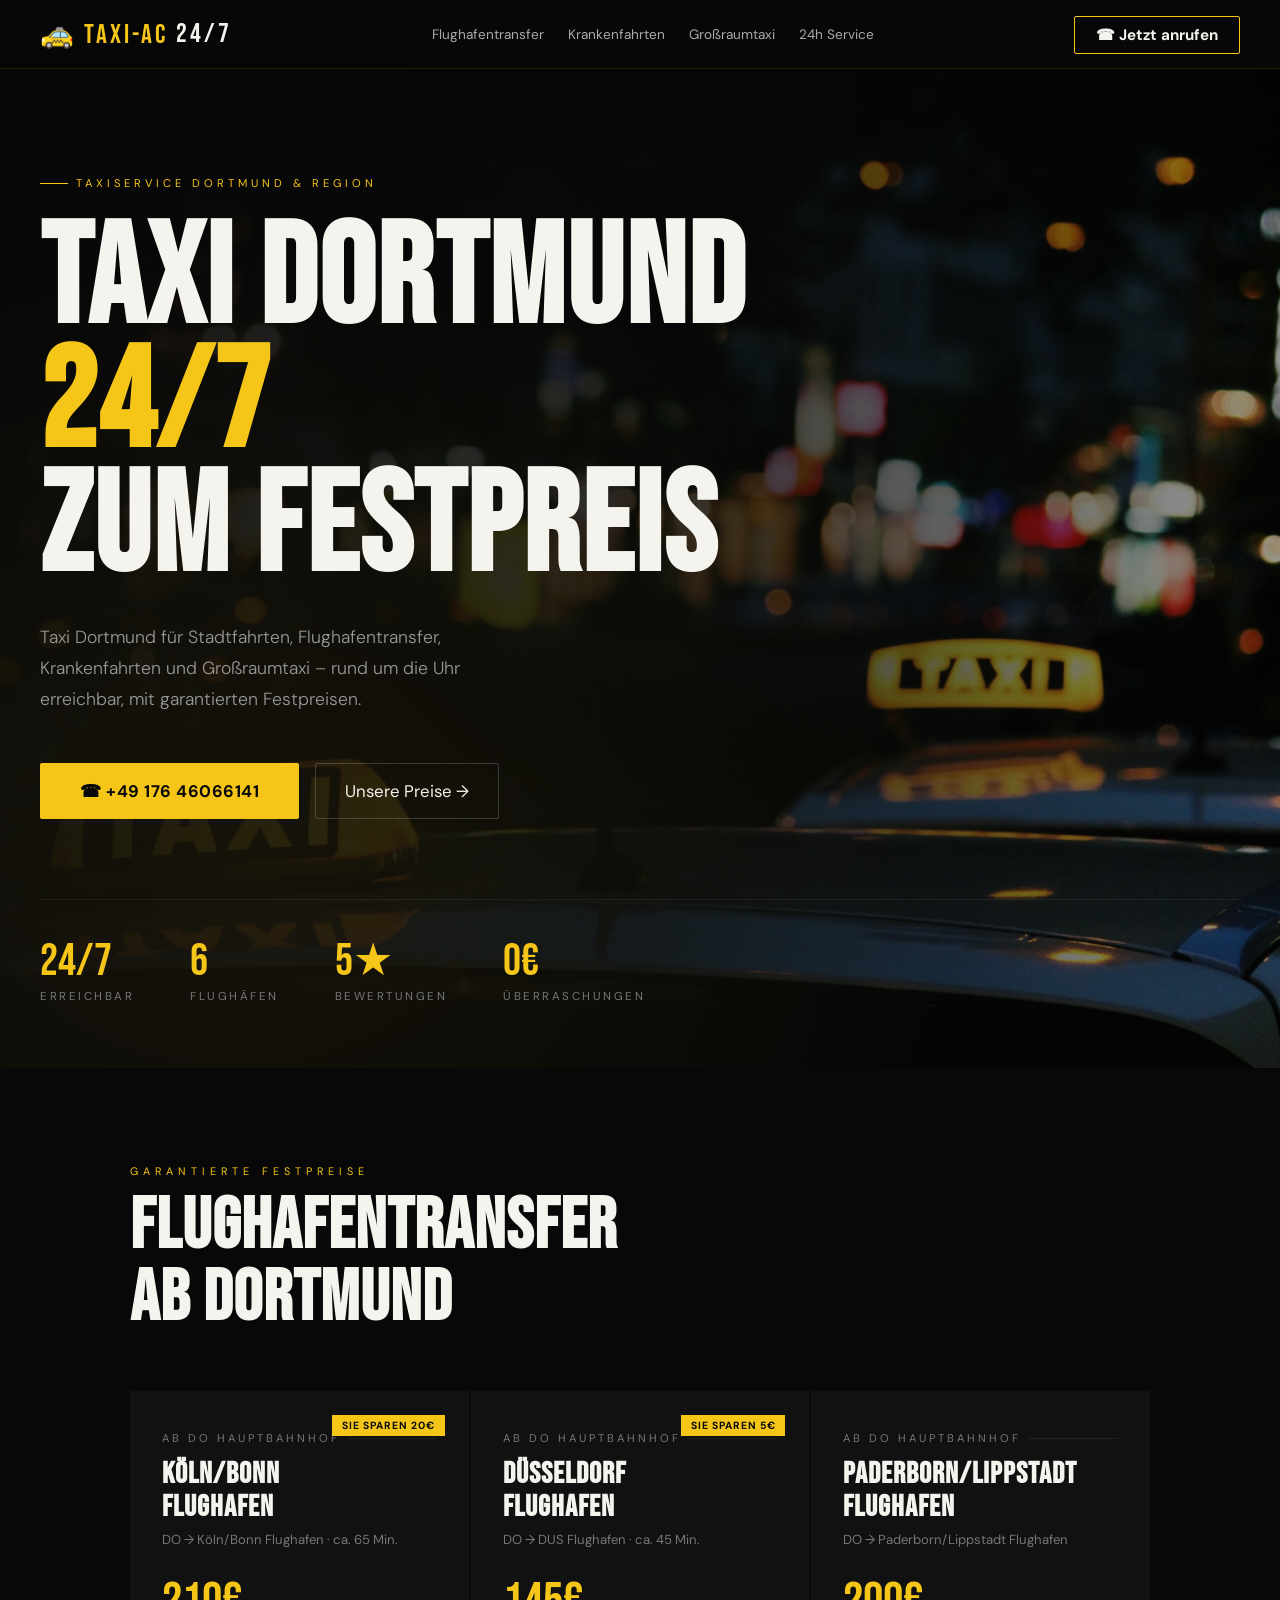
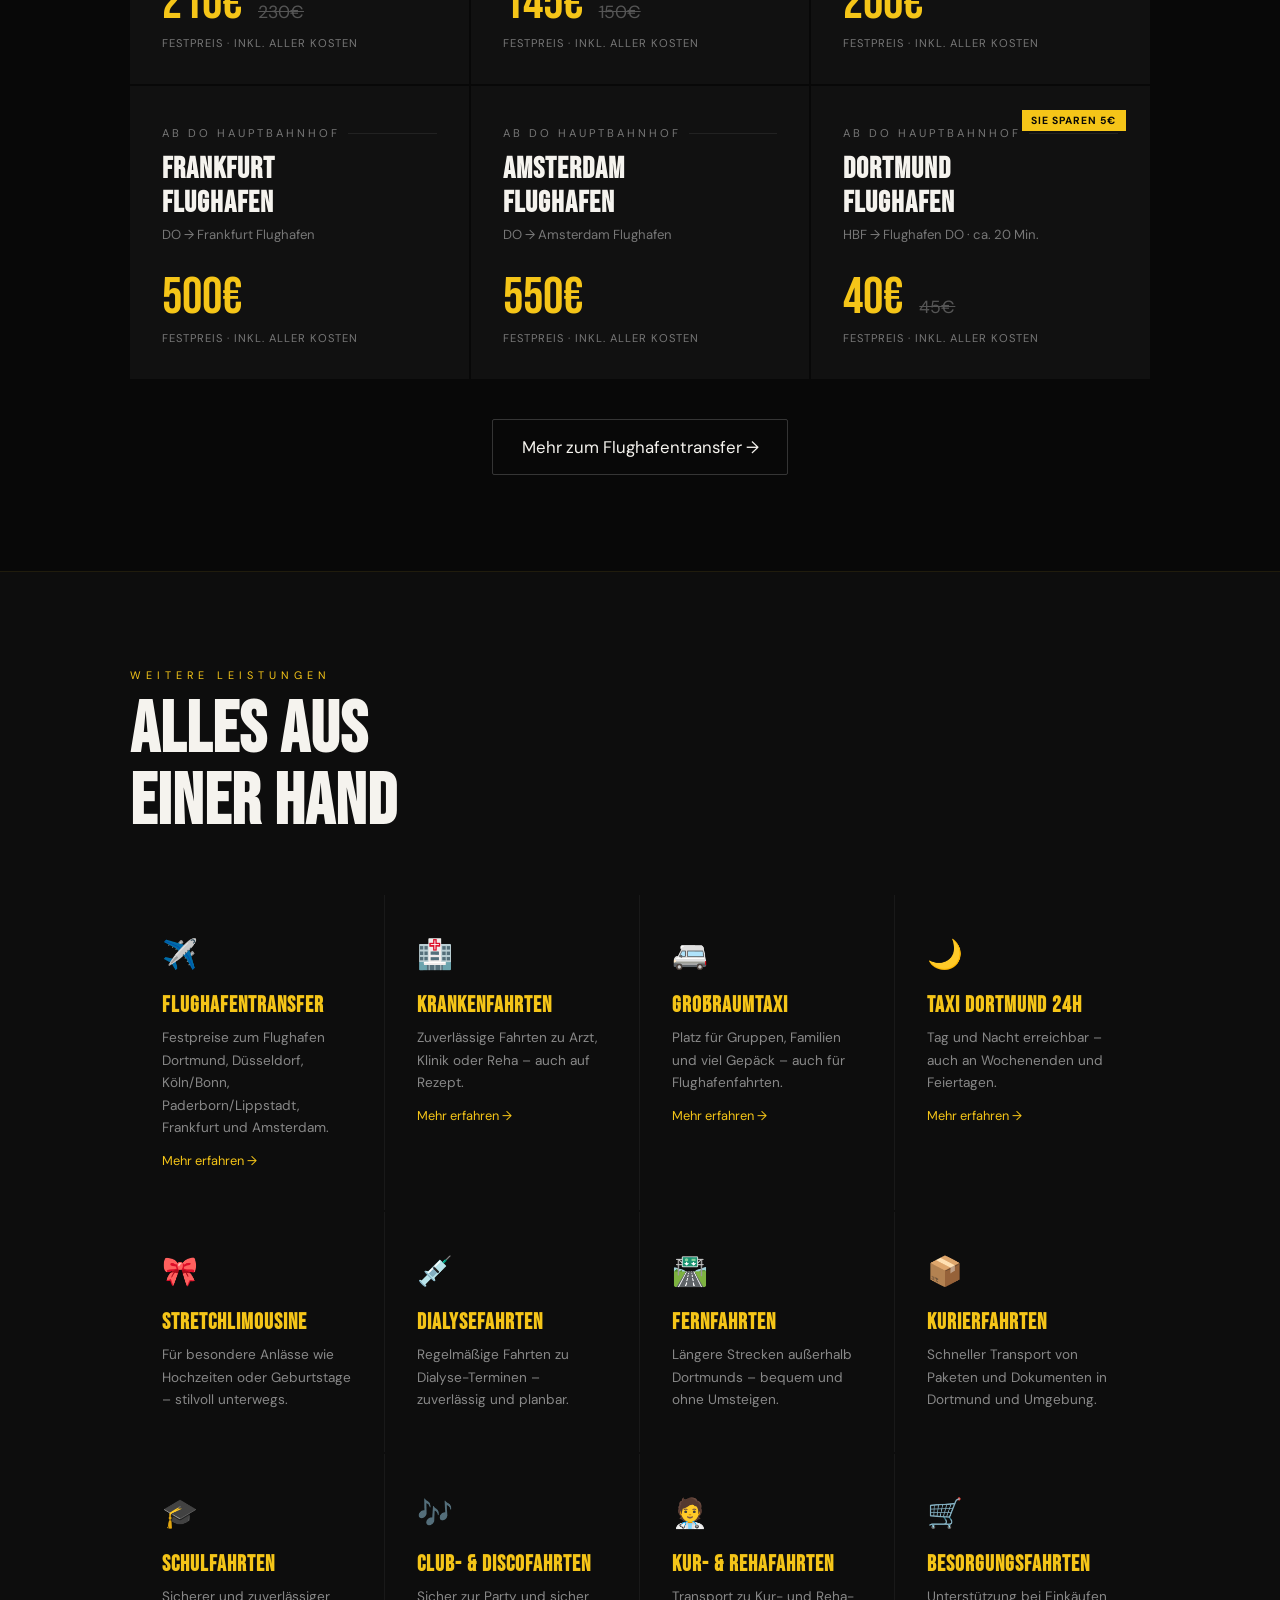
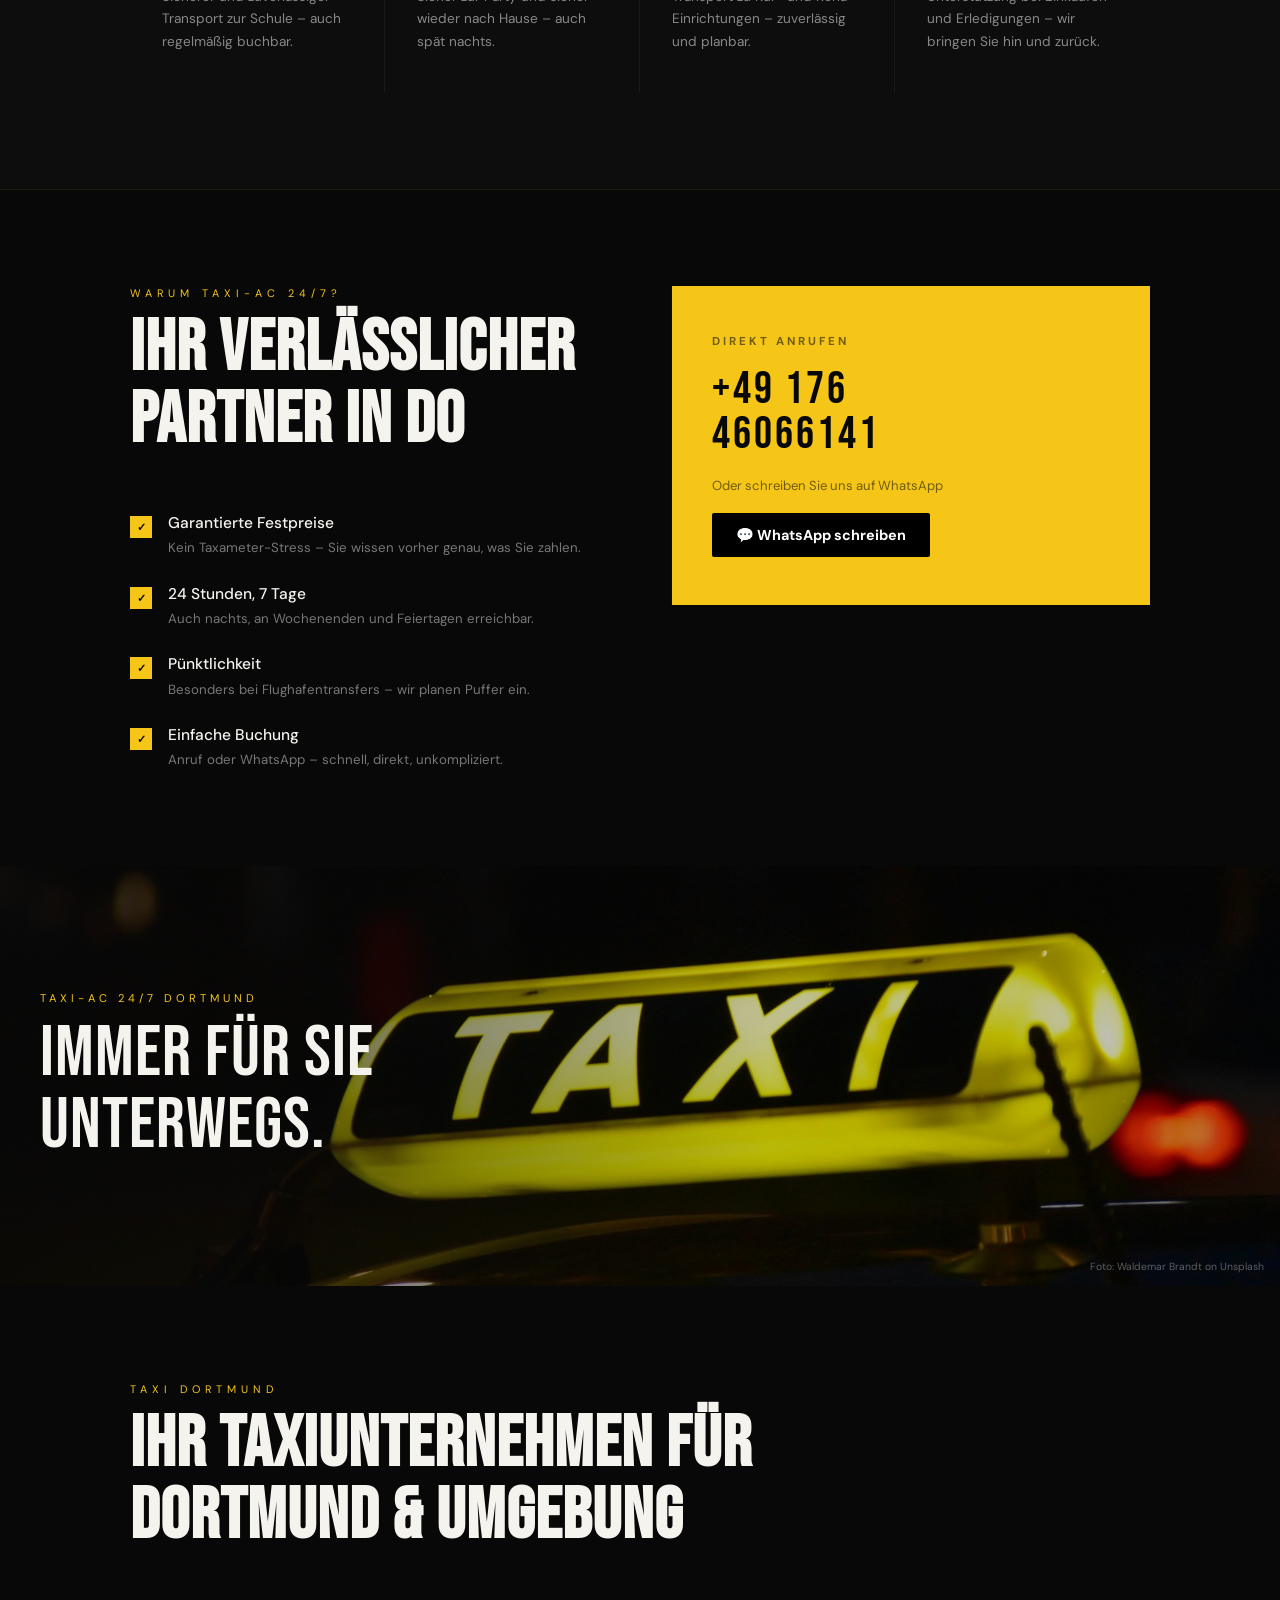
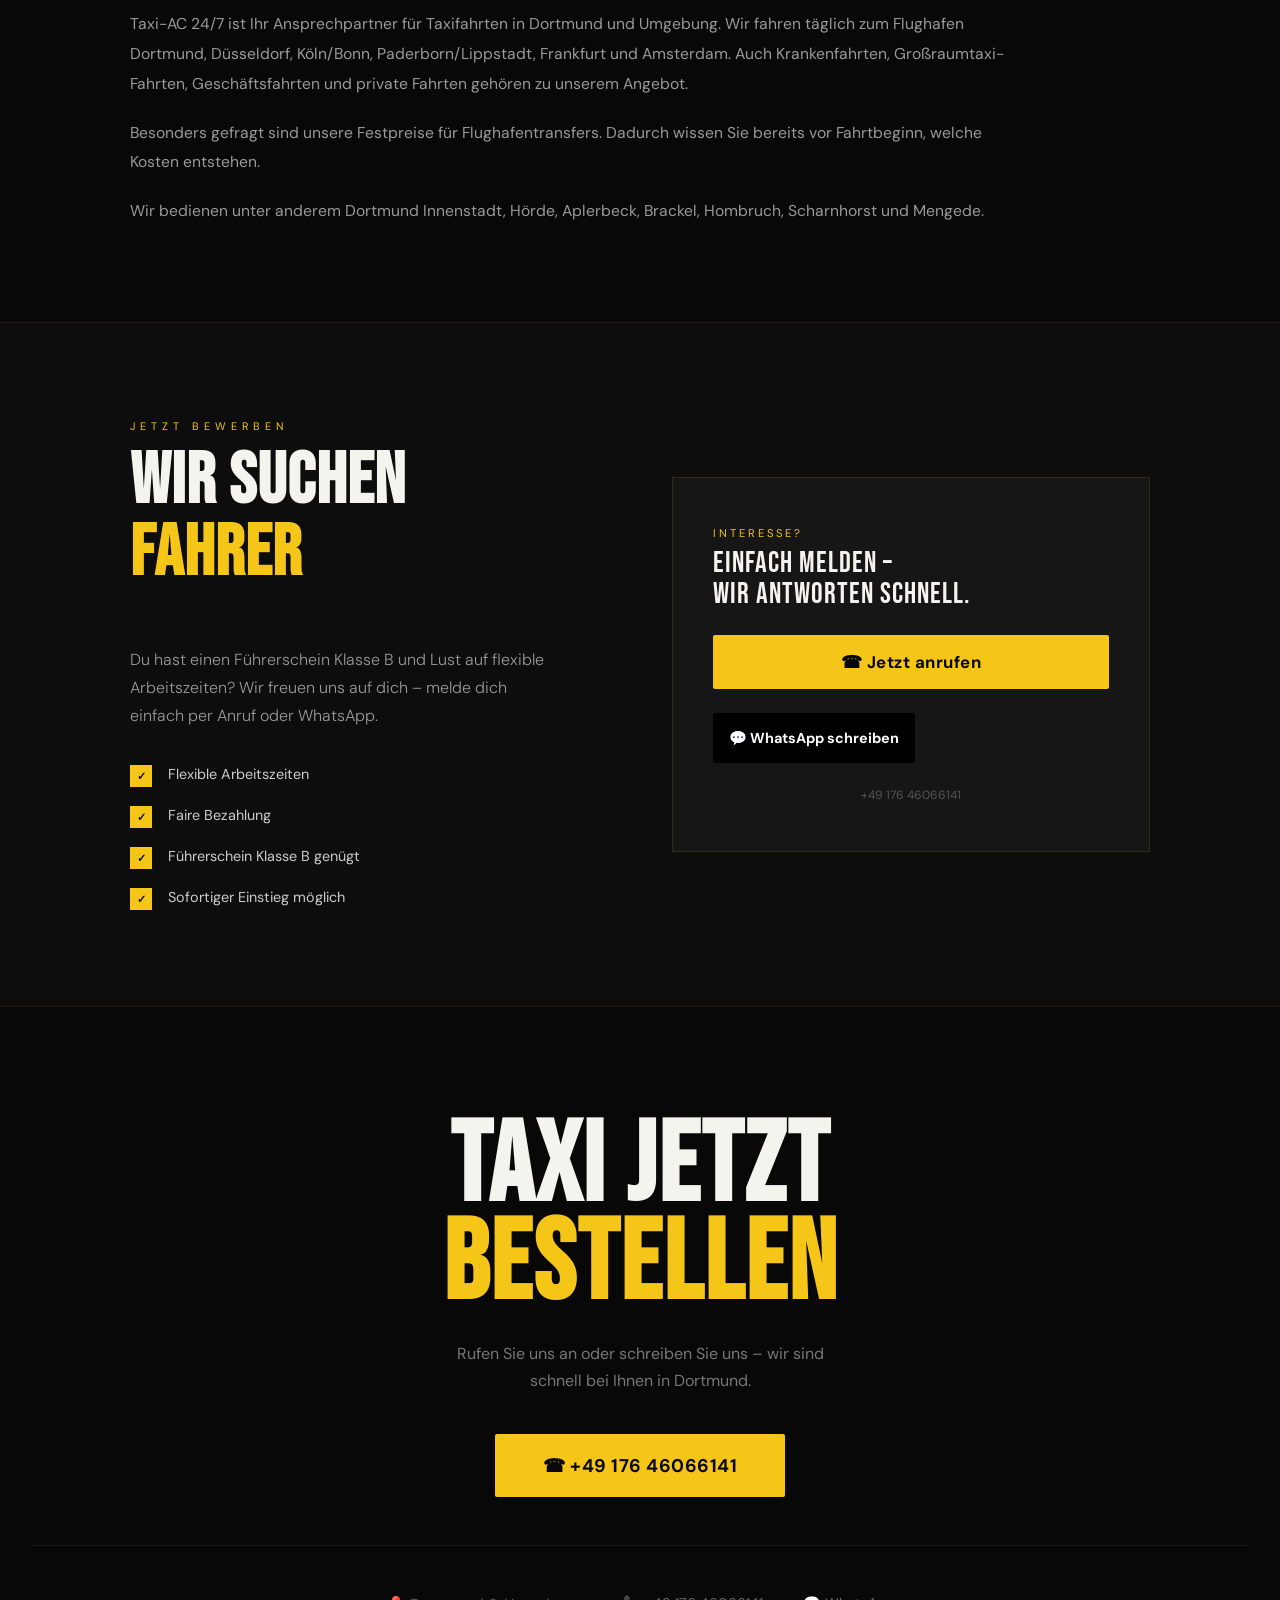
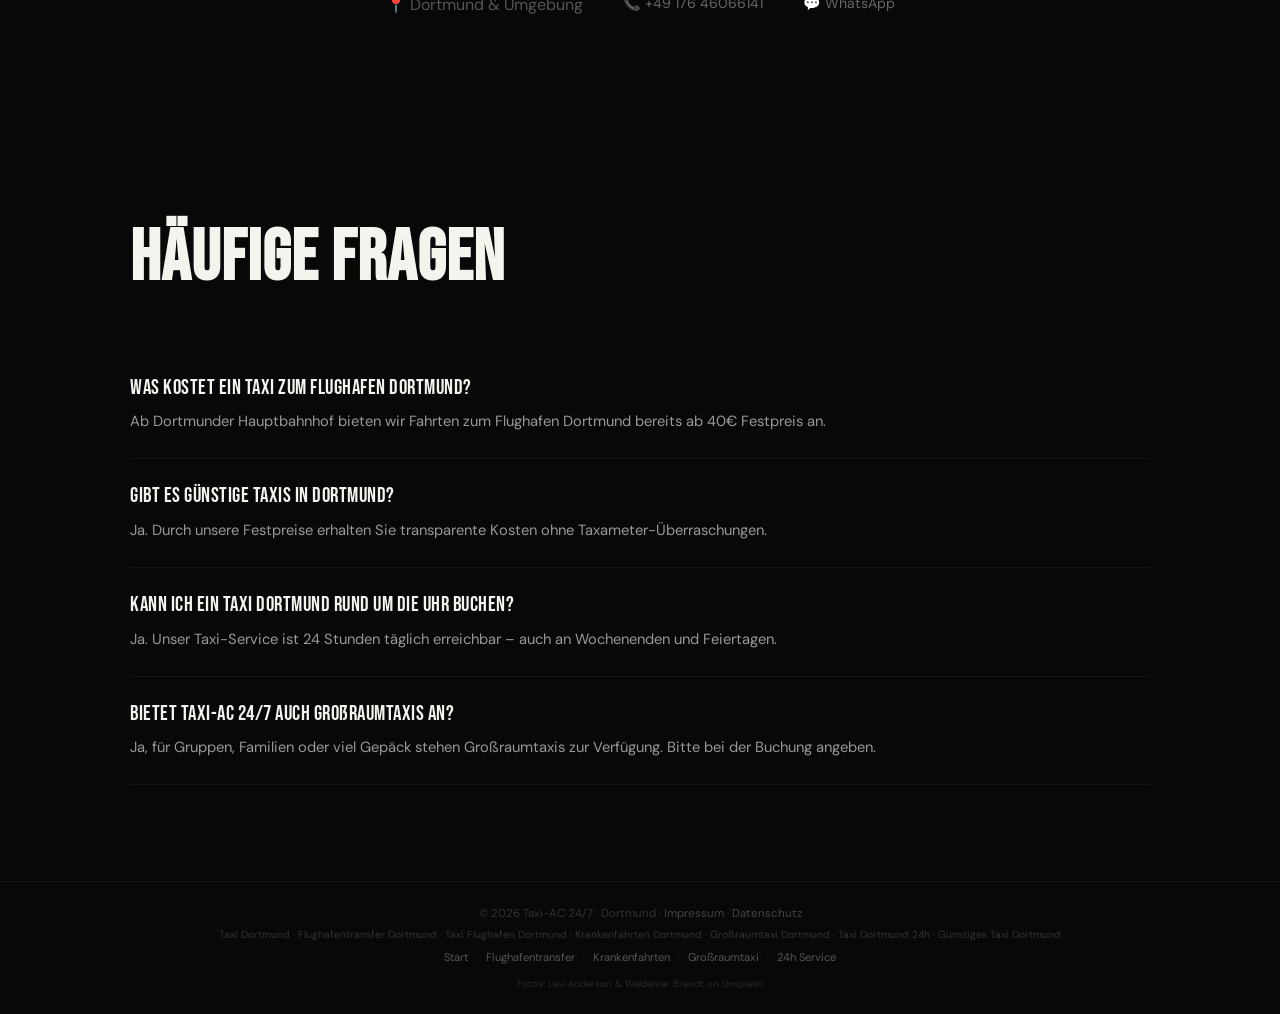
<file: index.html>
<!DOCTYPE html>
<html lang="de">
<head>
  <meta charset="UTF-8">
  <meta name="viewport" content="width=device-width, initial-scale=1.0">
  <title>Taxi Dortmund 24h | Flughafentransfer, Krankenfahrten & Festpreise</title>
  <meta name="description" content="Taxi Dortmund 24h: Flughafentransfer zum Festpreis nach Dortmund (40€), Düsseldorf (145€), Köln/Bonn (210€), Paderborn/Lippstadt (200€), Frankfurt (500€) und Amsterdam (550€).">
  <meta name="keywords" content="Taxi Dortmund, Taxi Dortmund 24h, Flughafentransfer Dortmund, Krankenfahrten Dortmund, Großraumtaxi Dortmund, Taxi Dortmund Flughafen Preise">
  <link rel="canonical" href="https://www.taxikreisdortmund.de/">
  <meta property="og:title" content="Taxi-AC 24/7 Dortmund – Flughafentransfer, Krankenfahrten & Großraumtaxi">
  <meta property="og:description" content="Taxi Dortmund 24h erreichbar. Flughafentransfer zu Festpreisen, Krankenfahrten, Großraumtaxi und mehr.">
  <meta property="og:url" content="https://www.taxikreisdortmund.de/">
  <meta property="og:type" content="website">
  <meta property="og:image" content="https://www.taxikreisdortmund.de/hero.jpg">

  <link rel="icon" href="/favicon.svg" type="image/svg+xml">
  <link rel="icon" type="image/png" sizes="192x192" href="/favicon-192.png">
  <link rel="icon" type="image/png" sizes="48x48" href="/favicon-48.png">
  <link rel="apple-touch-icon" href="/favicon-512.png">
  <link rel="stylesheet" href="/style.css">

  <!-- Strukturierte Daten: Taxi-Unternehmen -->
  <script type="application/ld+json">
  {
    "@context": "https://schema.org",
    "@type": "TaxiService",
    "name": "Taxi-AC 24/7",
    "url": "https://www.taxikreisdortmund.de/",
    "telephone": "+4917646066141",
    "priceRange": "€€",
    "description": "Taxi Dortmund, Flughafentransfer Dortmund Flughafen, Krankenfahrten, Großraumtaxi und Festpreisfahrten rund um die Uhr.",
    "address": {
      "@type": "PostalAddress",
      "streetAddress": "Neue Sendstraße 26",
      "postalCode": "44309",
      "addressLocality": "Dortmund",
      "addressRegion": "Nordrhein-Westfalen",
      "addressCountry": "DE"
    },
    "legalName": "Taxi AC Einzelunternehmen",
    "email": "taxi-ac@online.de",
    "geo": {
      "@type": "GeoCoordinates",
      "latitude": 51.5136,
      "longitude": 7.4653
    },
    "openingHoursSpecification": {
      "@type": "OpeningHoursSpecification",
      "dayOfWeek": ["Monday","Tuesday","Wednesday","Thursday","Friday","Saturday","Sunday"],
      "opens": "00:00",
      "closes": "23:59"
    },
    "aggregateRating": {
      "@type": "AggregateRating",
      "ratingValue": "5",
      "bestRating": "5",
      "worstRating": "1",
      "ratingCount": "8"
    },
    "areaServed": ["Dortmund", "Köln", "Bonn", "Düsseldorf", "Paderborn", "Lippstadt", "Frankfurt", "Amsterdam"],
    "hasOfferCatalog": {
      "@type": "OfferCatalog",
      "name": "Leistungen von Taxi-AC 24/7",
      "itemListElement": [
        { "@type": "Offer", "name": "Transfer Köln/Bonn Flughafen", "price": "210", "priceCurrency": "EUR" },
        { "@type": "Offer", "name": "Transfer Düsseldorf Flughafen", "price": "145", "priceCurrency": "EUR" },
        { "@type": "Offer", "name": "Transfer Dortmund Flughafen", "price": "40", "priceCurrency": "EUR" },
        { "@type": "Offer", "name": "Transfer Paderborn/Lippstadt Flughafen", "price": "200", "priceCurrency": "EUR" },
        { "@type": "Offer", "name": "Transfer Frankfurt Flughafen", "price": "500", "priceCurrency": "EUR" },
        { "@type": "Offer", "name": "Transfer Amsterdam Flughafen", "price": "550", "priceCurrency": "EUR" },
        { "@type": "Offer", "name": "Krankenfahrten" },
        { "@type": "Offer", "name": "Dialysefahrten" },
        { "@type": "Offer", "name": "Kur- und Rehafahrten" },
        { "@type": "Offer", "name": "Großraumtaxi" },
        { "@type": "Offer", "name": "Stretchlimousine" },
        { "@type": "Offer", "name": "Fernfahrten" },
        { "@type": "Offer", "name": "Kurierfahrten" },
        { "@type": "Offer", "name": "Schulfahrten" },
        { "@type": "Offer", "name": "Club- und Discofahrten" },
        { "@type": "Offer", "name": "Besorgungsfahrten" }
      ]
    }
  }
  </script>

  <script type="application/ld+json">
  {
    "@context": "https://schema.org",
    "@type": "FAQPage",
    "mainEntity": [
      {
        "@type": "Question",
        "name": "Was kostet ein Taxi zum Flughafen Dortmund?",
        "acceptedAnswer": { "@type": "Answer", "text": "Ab Dortmunder Hauptbahnhof bieten wir Fahrten zum Flughafen Dortmund bereits ab 40 Euro Festpreis an." }
      },
      {
        "@type": "Question",
        "name": "Gibt es günstige Taxis in Dortmund?",
        "acceptedAnswer": { "@type": "Answer", "text": "Ja. Durch unsere Festpreise erhalten Sie transparente Kosten ohne Taxameter-Überraschungen." }
      },
      {
        "@type": "Question",
        "name": "Kann ich ein Taxi Dortmund rund um die Uhr buchen?",
        "acceptedAnswer": { "@type": "Answer", "text": "Ja, unser Taxi-Service ist 24 Stunden täglich erreichbar, auch an Wochenenden und Feiertagen." }
      },
      {
        "@type": "Question",
        "name": "Bietet Taxi-AC 24/7 auch Großraumtaxis an?",
        "acceptedAnswer": { "@type": "Answer", "text": "Ja, für Gruppen, Familien oder viel Gepäck stehen Großraumtaxis zur Verfügung." }
      }
    ]
  }
  </script>
</head>
<body>

  <nav>
    <a href="/" class="logo">🚕 Taxi-AC <span>24/7</span></a>
    <div class="nav-links">
      <a href="/flughafentransfer-dortmund.html">Flughafentransfer</a>
      <a href="/krankenfahrten-dortmund.html">Krankenfahrten</a>
      <a href="/grossraumtaxi-dortmund.html">Großraumtaxi</a>
      <a href="/taxi-dortmund-24h.html">24h Service</a>
    </div>
    <div class="nav-tel"><a href="tel:+4917646066141">☎ Jetzt anrufen</a></div>
  </nav>

  <section class="hero">
    <p class="hero-tag">Taxiservice Dortmund &amp; Region</p>
    <h1>Taxi Dortmund<br><span class="accent">24/7</span><br>zum Festpreis</h1>
    <p class="hero-sub">
      Taxi Dortmund für Stadtfahrten, Flughafentransfer, Krankenfahrten und Großraumtaxi –
      rund um die Uhr erreichbar, mit garantierten Festpreisen.
    </p>
    <div class="hero-cta">
      <a href="tel:+4917646066141" class="btn-primary">☎ +49 176 46066141</a>
      <a href="#festpreise" class="btn-secondary">Unsere Preise →</a>
    </div>
    <div class="hero-stats">
      <div class="stat"><span class="stat-n">24/7</span><span class="stat-l">Erreichbar</span></div>
      <div class="stat"><span class="stat-n">6</span><span class="stat-l">Flughäfen</span></div>
      <div class="stat"><span class="stat-n">5★</span><span class="stat-l">Bewertungen</span></div>
      <div class="stat"><span class="stat-n">0€</span><span class="stat-l">Überraschungen</span></div>
    </div>
  </section>

  <div id="festpreise">
    <div class="section">
      <p class="sec-label">Garantierte Festpreise</p>
      <h2 class="sec-title">Flughafentransfer<br>ab Dortmund</h2>
      <div class="prices-grid">

        <div class="price-card">
          <span class="badge-save">Sie sparen 20€</span>
          <p class="route-from">ab DO Hauptbahnhof</p>
          <h3>Köln/Bonn<br>Flughafen</h3>
          <p class="dest">DO → Köln/Bonn Flughafen · ca. 65 Min.</p>
          <div class="price-row">
            <span class="price-new">210€</span>
            <span class="price-old">230€</span>
          </div>
          <p class="price-label">Festpreis · inkl. aller Kosten</p>
        </div>

        <div class="price-card">
          <span class="badge-save">Sie sparen 5€</span>
          <p class="route-from">ab DO Hauptbahnhof</p>
          <h3>Düsseldorf<br>Flughafen</h3>
          <p class="dest">DO → DUS Flughafen · ca. 45 Min.</p>
          <div class="price-row">
            <span class="price-new">145€</span>
            <span class="price-old">150€</span>
          </div>
          <p class="price-label">Festpreis · inkl. aller Kosten</p>
        </div>

        <div class="price-card">
          <p class="route-from">ab DO Hauptbahnhof</p>
          <h3>Paderborn/Lippstadt<br>Flughafen</h3>
          <p class="dest">DO → Paderborn/Lippstadt Flughafen</p>
          <div class="price-row">
            <span class="price-new">200€</span>
          </div>
          <p class="price-label">Festpreis · inkl. aller Kosten</p>
        </div>

        <div class="price-card">
          <p class="route-from">ab DO Hauptbahnhof</p>
          <h3>Frankfurt<br>Flughafen</h3>
          <p class="dest">DO → Frankfurt Flughafen</p>
          <div class="price-row">
            <span class="price-new">500€</span>
          </div>
          <p class="price-label">Festpreis · inkl. aller Kosten</p>
        </div>

        <div class="price-card">
          <p class="route-from">ab DO Hauptbahnhof</p>
          <h3>Amsterdam<br>Flughafen</h3>
          <p class="dest">DO → Amsterdam Flughafen</p>
          <div class="price-row">
            <span class="price-new">550€</span>
          </div>
          <p class="price-label">Festpreis · inkl. aller Kosten</p>
        </div>

        <div class="price-card">
          <span class="badge-save">Sie sparen 5€</span>
          <p class="route-from">ab DO Hauptbahnhof</p>
          <h3>Dortmund<br>Flughafen</h3>
          <p class="dest">HBF → Flughafen DO · ca. 20 Min.</p>
          <div class="price-row">
            <span class="price-new">40€</span>
            <span class="price-old">45€</span>
          </div>
          <p class="price-label">Festpreis · inkl. aller Kosten</p>
        </div>

      </div>
      <div style="margin-top:2.5rem; text-align:center;">
        <a href="/flughafentransfer-dortmund.html" class="btn-secondary">Mehr zum Flughafentransfer →</a>
      </div>
    </div>
  </div>

  <div class="services-stripe">
    <div class="section">
      <p class="sec-label">Weitere Leistungen</p>
      <h2 class="sec-title">Alles aus<br>einer Hand</h2>
      <div class="services-grid">
        <div class="service-card">
          <div class="service-icon">✈️</div>
          <h3>Flughafentransfer</h3>
          <p>Festpreise zum Flughafen Dortmund, Düsseldorf, Köln/Bonn, Paderborn/Lippstadt, Frankfurt und Amsterdam.</p>
          <a href="/flughafentransfer-dortmund.html" class="card-link">Mehr erfahren →</a>
        </div>
        <div class="service-card">
          <div class="service-icon">🏥</div>
          <h3>Krankenfahrten</h3>
          <p>Zuverlässige Fahrten zu Arzt, Klinik oder Reha – auch auf Rezept.</p>
          <a href="/krankenfahrten-dortmund.html" class="card-link">Mehr erfahren →</a>
        </div>
        <div class="service-card">
          <div class="service-icon">🚐</div>
          <h3>Großraumtaxi</h3>
          <p>Platz für Gruppen, Familien und viel Gepäck – auch für Flughafenfahrten.</p>
          <a href="/grossraumtaxi-dortmund.html" class="card-link">Mehr erfahren →</a>
        </div>
        <div class="service-card">
          <div class="service-icon">🌙</div>
          <h3>Taxi Dortmund 24h</h3>
          <p>Tag und Nacht erreichbar – auch an Wochenenden und Feiertagen.</p>
          <a href="/taxi-dortmund-24h.html" class="card-link">Mehr erfahren →</a>
        </div>
      </div>
      <div class="services-grid" style="margin-top:2px;">
        <div class="service-card">
          <div class="service-icon">🎀</div>
          <h3>Stretchlimousine</h3>
          <p>Für besondere Anlässe wie Hochzeiten oder Geburtstage – stilvoll unterwegs.</p>
        </div>
        <div class="service-card">
          <div class="service-icon">💉</div>
          <h3>Dialysefahrten</h3>
          <p>Regelmäßige Fahrten zu Dialyse-Terminen – zuverlässig und planbar.</p>
        </div>
        <div class="service-card">
          <div class="service-icon">🛣️</div>
          <h3>Fernfahrten</h3>
          <p>Längere Strecken außerhalb Dortmunds – bequem und ohne Umsteigen.</p>
        </div>
        <div class="service-card">
          <div class="service-icon">📦</div>
          <h3>Kurierfahrten</h3>
          <p>Schneller Transport von Paketen und Dokumenten in Dortmund und Umgebung.</p>
        </div>
      </div>
      <div class="services-grid" style="margin-top:2px;">
        <div class="service-card">
          <div class="service-icon">🎓</div>
          <h3>Schulfahrten</h3>
          <p>Sicherer und zuverlässiger Transport zur Schule – auch regelmäßig buchbar.</p>
        </div>
        <div class="service-card">
          <div class="service-icon">🎶</div>
          <h3>Club- &amp; Discofahrten</h3>
          <p>Sicher zur Party und sicher wieder nach Hause – auch spät nachts.</p>
        </div>
        <div class="service-card">
          <div class="service-icon">🧑‍⚕️</div>
          <h3>Kur- &amp; Rehafahrten</h3>
          <p>Transport zu Kur- und Reha-Einrichtungen – zuverlässig und planbar.</p>
        </div>
        <div class="service-card">
          <div class="service-icon">🛒</div>
          <h3>Besorgungsfahrten</h3>
          <p>Unterstützung bei Einkäufen und Erledigungen – wir bringen Sie hin und zurück.</p>
        </div>
      </div>
    </div>
  </div>

  <div>
    <div class="section">
      <div class="why-wrap">
        <div>
          <p class="sec-label">Warum Taxi-AC 24/7?</p>
          <h2 class="sec-title">Ihr verlässlicher<br>Partner in DO</h2>
          <ul class="why-list">
            <li>
              <div class="check-box">✓</div>
              <div class="why-text"><strong>Garantierte Festpreise</strong><span>Kein Taxameter-Stress – Sie wissen vorher genau, was Sie zahlen.</span></div>
            </li>
            <li>
              <div class="check-box">✓</div>
              <div class="why-text"><strong>24 Stunden, 7 Tage</strong><span>Auch nachts, an Wochenenden und Feiertagen erreichbar.</span></div>
            </li>
            <li>
              <div class="check-box">✓</div>
              <div class="why-text"><strong>Pünktlichkeit</strong><span>Besonders bei Flughafentransfers – wir planen Puffer ein.</span></div>
            </li>
            <li>
              <div class="check-box">✓</div>
              <div class="why-text"><strong>Einfache Buchung</strong><span>Anruf oder WhatsApp – schnell, direkt, unkompliziert.</span></div>
            </li>
          </ul>
        </div>
        <div class="cta-box">
          <p class="cta-label">Direkt anrufen</p>
          <a class="cta-tel" href="tel:+4917646066141">+49 176<br>46066141</a>
          <p class="cta-sub">Oder schreiben Sie uns auf WhatsApp</p>
          <a href="https://wa.me/4917646066141" class="wa-btn">💬 WhatsApp schreiben</a>
        </div>
      </div>
    </div>
  </div>

  <!-- PHOTO SECTION -->
  <div style="position:relative; height: 420px; overflow:hidden;">
    <img src="taxi2.jpg" alt="Taxi Dortmund Nacht – Taxi-AC 24/7"
      style="width:100%; height:100%; object-fit:cover; object-position:center 40%; display:block; filter: brightness(0.75);">
    <div style="position:absolute; inset:0; background: linear-gradient(to right, rgba(8,8,8,0.7) 0%, transparent 60%); display:flex; align-items:center; padding: 0 2.5rem;">
      <div>
        <p style="font-size:0.7rem; letter-spacing:4px; text-transform:uppercase; color:#f5c518; margin-bottom:0.8rem;">Taxi-AC 24/7 Dortmund</p>
        <p style="font-family:'Bebas Neue',sans-serif; font-size:clamp(2.5rem,6vw,4.5rem); line-height:1; letter-spacing:1px;">Immer für Sie<br>unterwegs.</p>
      </div>
    </div>
    <p style="position:absolute; bottom:0.8rem; right:1rem; font-size:0.65rem; color:rgba(255,255,255,0.35);">
      Foto: <a href="https://unsplash.com/@waldemarbrandt67w" target="_blank" rel="noopener" style="color:rgba(255,255,255,0.35); text-decoration:none;">Waldemar Brandt</a> on <a href="https://unsplash.com" target="_blank" rel="noopener" style="color:rgba(255,255,255,0.35); text-decoration:none;">Unsplash</a>
    </p>
  </div>

  <section class="section">
    <p class="sec-label">Taxi Dortmund</p>
    <h2 class="sec-title">
      Ihr Taxiunternehmen für<br>Dortmund &amp; Umgebung
    </h2>
    <p class="body-text">
      Taxi-AC 24/7 ist Ihr Ansprechpartner für Taxifahrten in Dortmund und Umgebung.
      Wir fahren täglich zum Flughafen Dortmund, Düsseldorf, Köln/Bonn, Paderborn/Lippstadt,
      Frankfurt und Amsterdam.
      Auch Krankenfahrten, Großraumtaxi-Fahrten, Geschäftsfahrten und private Fahrten gehören zu unserem Angebot.
    </p>
    <p class="body-text">
      Besonders gefragt sind unsere Festpreise für Flughafentransfers. Dadurch wissen
      Sie bereits vor Fahrtbeginn, welche Kosten entstehen.
    </p>
    <p class="body-text">
      Wir bedienen unter anderem Dortmund Innenstadt, Hörde, Aplerbeck,
      Brackel, Hombruch, Scharnhorst und Mengede.
    </p>
  </section>

  <!-- FAHRER GESUCHT -->
  <div style="background:#0d0d0d; border-top:1px solid rgba(245,197,24,0.08); border-bottom:1px solid rgba(245,197,24,0.08);">
    <div class="section">
      <div class="fahrer-grid" style="display:grid; grid-template-columns:1fr 1fr; gap:4rem; align-items:center;">
        <div>
          <p class="sec-label">Jetzt bewerben</p>
          <h2 class="sec-title">Wir suchen<br><span style="color:var(--yellow)">Fahrer</span></h2>
          <p style="color:#999; font-size:1rem; line-height:1.75; font-weight:300; max-width:420px;">
            Du hast einen Führerschein Klasse B und Lust auf flexible Arbeitszeiten? Wir freuen uns auf dich – melde dich einfach per Anruf oder WhatsApp.
          </p>
          <ul style="list-style:none; margin-top:2rem; display:flex; flex-direction:column; gap:1rem;">
            <li style="display:flex; gap:1rem; align-items:center;">
              <div class="check-box">✓</div>
              <span style="font-size:0.9rem; color:#ccc;">Flexible Arbeitszeiten</span>
            </li>
            <li style="display:flex; gap:1rem; align-items:center;">
              <div class="check-box">✓</div>
              <span style="font-size:0.9rem; color:#ccc;">Faire Bezahlung</span>
            </li>
            <li style="display:flex; gap:1rem; align-items:center;">
              <div class="check-box">✓</div>
              <span style="font-size:0.9rem; color:#ccc;">Führerschein Klasse B genügt</span>
            </li>
            <li style="display:flex; gap:1rem; align-items:center;">
              <div class="check-box">✓</div>
              <span style="font-size:0.9rem; color:#ccc;">Sofortiger Einstieg möglich</span>
            </li>
          </ul>
        </div>
        <div style="background:#161616; border:1px solid rgba(245,197,24,0.12); padding:3rem 2.5rem; display:flex; flex-direction:column; gap:1.5rem;">
          <div>
            <p style="font-size:0.7rem; letter-spacing:3px; text-transform:uppercase; color:var(--yellow); margin-bottom:0.5rem;">Interesse?</p>
            <p style="font-family:'Bebas Neue',sans-serif; font-size:1.8rem; letter-spacing:1px; line-height:1.1;">Einfach melden –<br>wir antworten schnell.</p>
          </div>
          <a href="tel:+4917646066141" class="btn-primary" style="justify-content:center; text-align:center;">
            ☎ Jetzt anrufen
          </a>
          <a href="https://wa.me/4917646066141?text=Hallo%2C%20ich%20interessiere%20mich%20als%20Fahrer%20bei%20Taxi-AC%2024%2F7." class="wa-btn" style="justify-content:center; text-align:center; padding:1rem;">
            💬 WhatsApp schreiben
          </a>
          <p style="font-size:0.75rem; color:#555; text-align:center;">+49 176 46066141</p>
        </div>
      </div>
    </div>
  </div>
  <section class="bottom-cta">
    <h2>Taxi jetzt<br><span>bestellen</span></h2>
    <p>Rufen Sie uns an oder schreiben Sie uns – wir sind schnell bei Ihnen in Dortmund.</p>
    <a href="tel:+4917646066141" class="btn-primary" style="font-size:1.15rem; padding:1.2rem 3rem; margin: 0 auto;">☎ +49 176 46066141</a>
    <div class="contact-row">
      <span style="color:#555;">📍 Dortmund &amp; Umgebung</span>
      <a href="tel:+4917646066141">📞 +49 176 46066141</a>
      <a href="https://wa.me/4917646066141">💬 WhatsApp</a>
    </div>
  </section>

  <section class="section">
    <h2 class="sec-title">Häufige Fragen</h2>
    <div class="faq-item">
      <h3>Was kostet ein Taxi zum Flughafen Dortmund?</h3>
      <p>Ab Dortmunder Hauptbahnhof bieten wir Fahrten zum Flughafen Dortmund bereits ab 40€ Festpreis an.</p>
    </div>
    <div class="faq-item">
      <h3>Gibt es günstige Taxis in Dortmund?</h3>
      <p>Ja. Durch unsere Festpreise erhalten Sie transparente Kosten ohne Taxameter-Überraschungen.</p>
    </div>
    <div class="faq-item">
      <h3>Kann ich ein Taxi Dortmund rund um die Uhr buchen?</h3>
      <p>Ja. Unser Taxi-Service ist 24 Stunden täglich erreichbar – auch an Wochenenden und Feiertagen.</p>
    </div>
    <div class="faq-item">
      <h3>Bietet Taxi-AC 24/7 auch Großraumtaxis an?</h3>
      <p>Ja, für Gruppen, Familien oder viel Gepäck stehen Großraumtaxis zur Verfügung. Bitte bei der Buchung angeben.</p>
    </div>
  </section>

  <footer>
    <p>© 2026 Taxi-AC 24/7 · Dortmund · <a href="/impressum.html">Impressum</a> · <a href="/datenschutz.html">Datenschutz</a></p>
    <p style="margin-top:0.4rem; font-size:0.65rem;">Taxi Dortmund · Flughafentransfer Dortmund · Taxi Flughafen Dortmund · Krankenfahrten Dortmund · Großraumtaxi Dortmund · Taxi Dortmund 24h · Günstiges Taxi Dortmund</p>
    <p class="footer-nav">
      <a href="/">Start</a>·<a href="/flughafentransfer-dortmund.html">Flughafentransfer</a>·<a href="/krankenfahrten-dortmund.html">Krankenfahrten</a>·<a href="/grossraumtaxi-dortmund.html">Großraumtaxi</a>·<a href="/taxi-dortmund-24h.html">24h Service</a>
    </p>
    <p style="margin-top:0.8rem; font-size:0.6rem; color:#2a2a2a;">
      Fotos: <a href="https://unsplash.com/@lexianderson" target="_blank" rel="noopener" style="color:#2a2a2a; text-decoration:none;">Lexi Anderson</a> &amp; <a href="https://unsplash.com/@waldemarbrandt67w" target="_blank" rel="noopener" style="color:#2a2a2a; text-decoration:none;">Waldemar Brandt</a> on <a href="https://unsplash.com" target="_blank" rel="noopener" style="color:#2a2a2a; text-decoration:none;">Unsplash</a>
    </p>
  </footer>

</body>
</html>
</file>
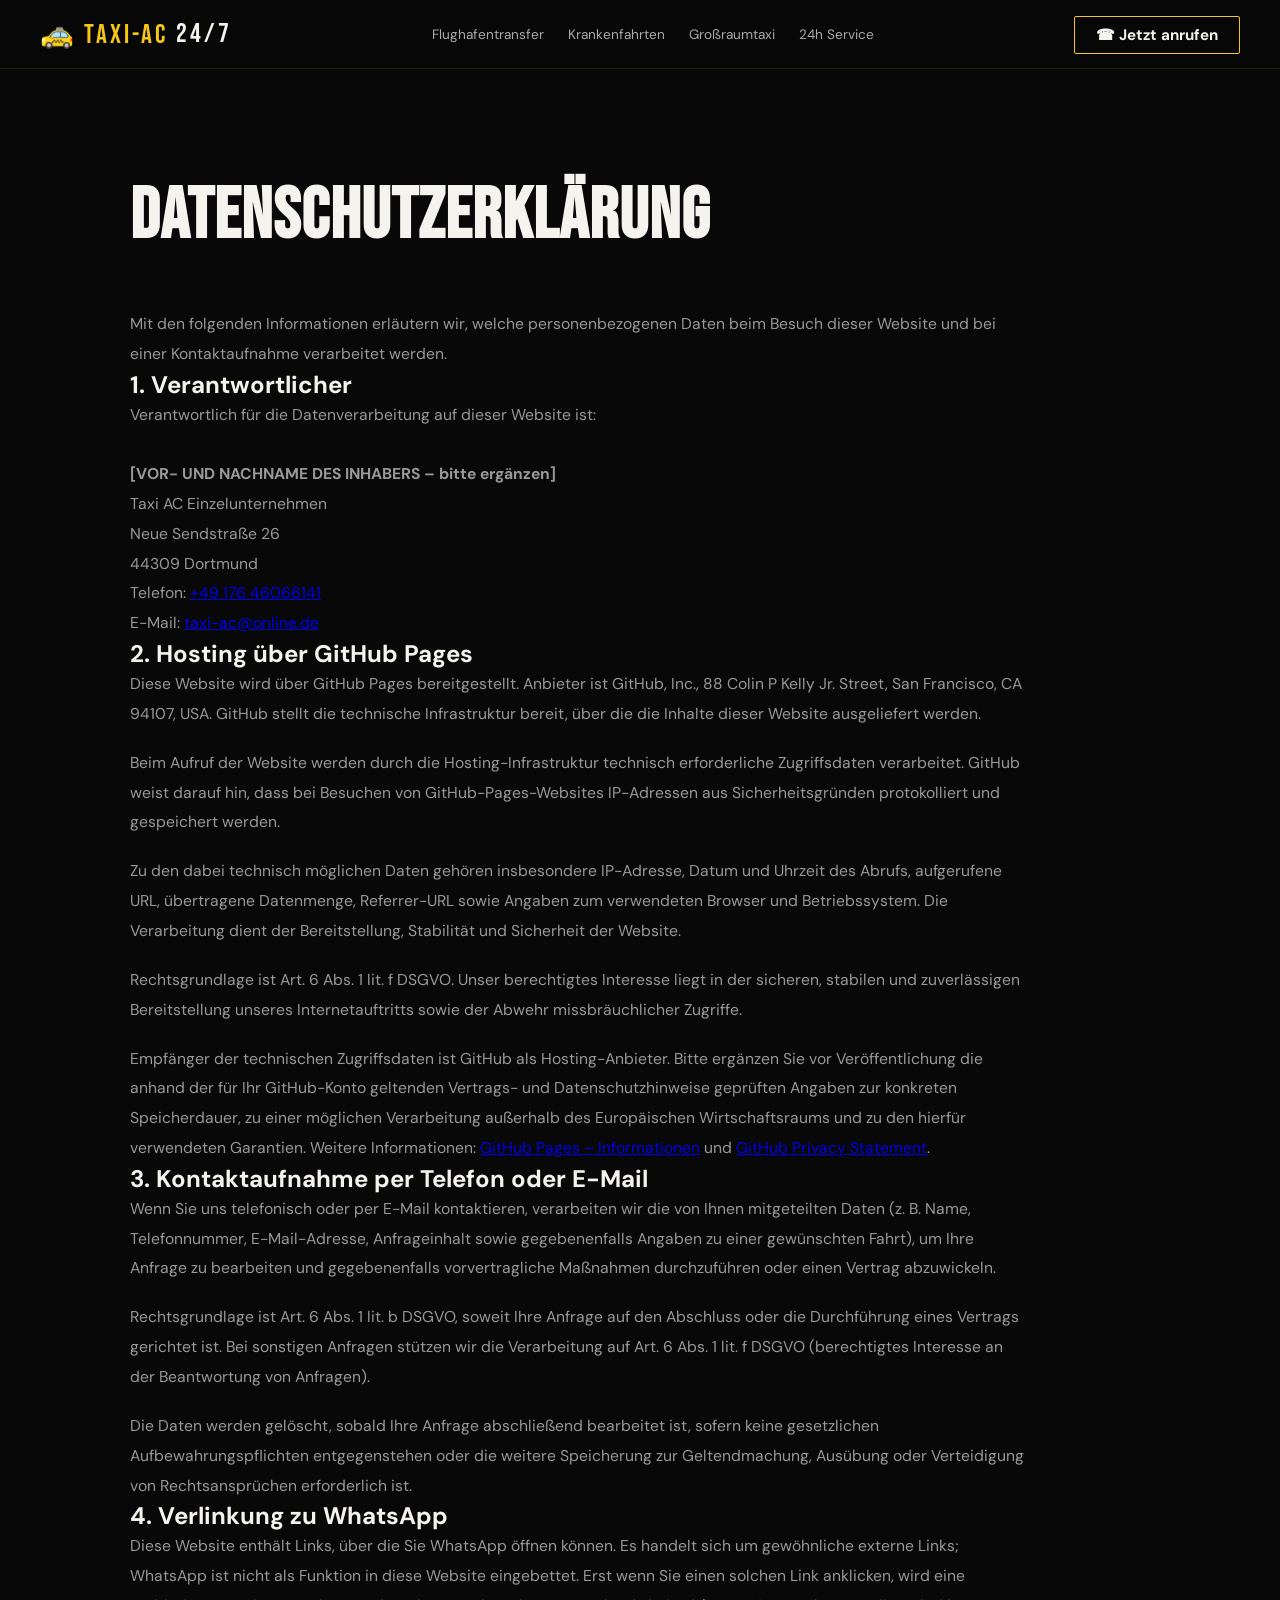
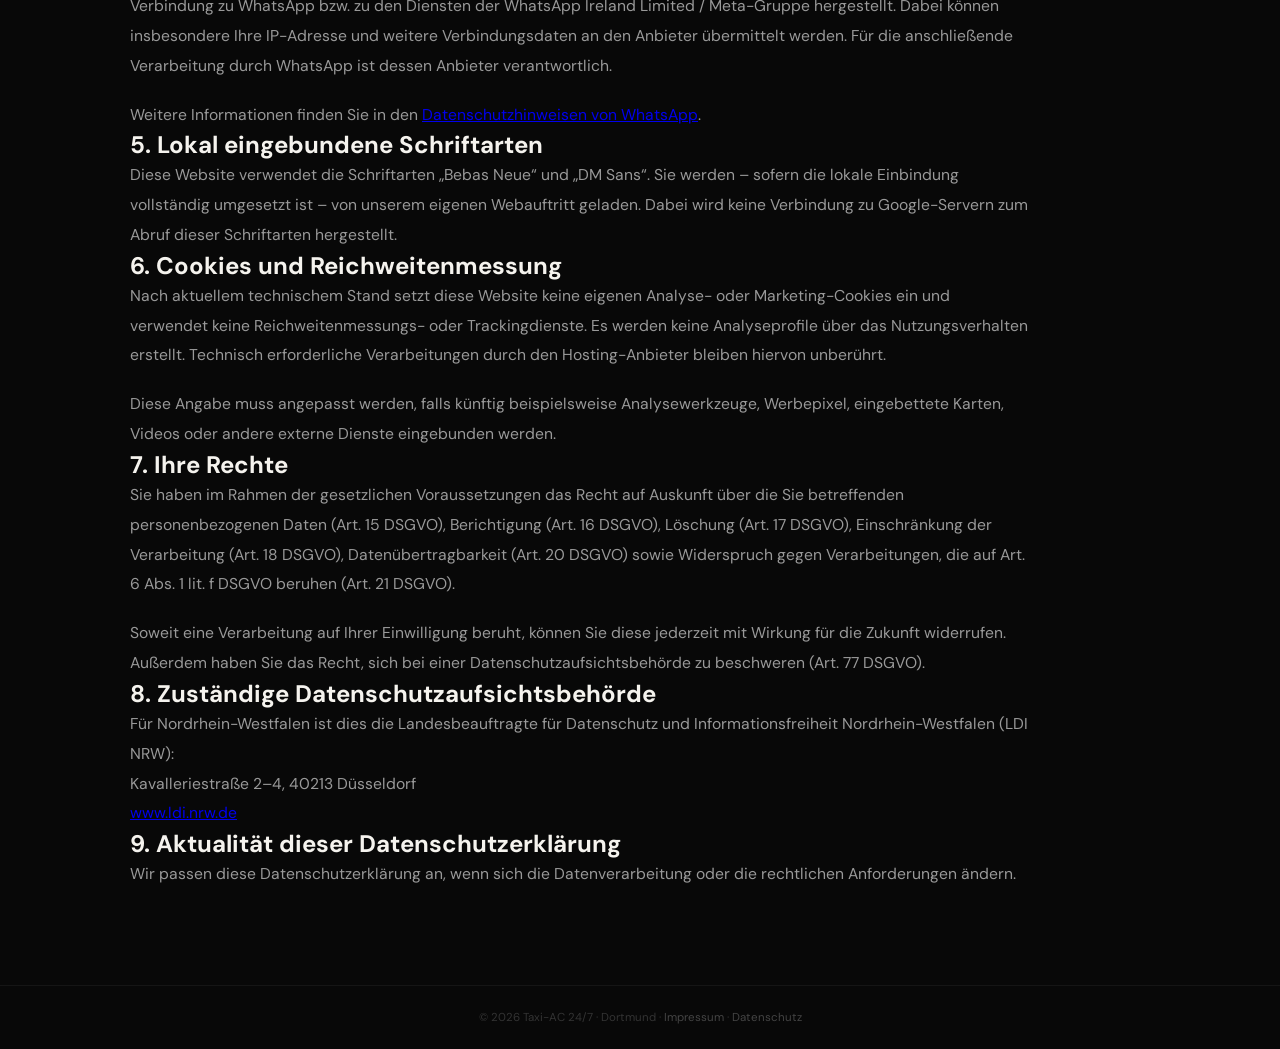
<file: datenschutz.html>
<!DOCTYPE html>
<html lang="de">
<head>
  <meta charset="UTF-8">
  <meta name="viewport" content="width=device-width, initial-scale=1.0">
  <title>Datenschutzerklärung | Taxi-AC 24/7 Dortmund</title>
  <meta name="robots" content="noindex">
  <link rel="canonical" href="https://www.taxikreisdortmund.de/datenschutz.html">
  <link rel="icon" href="/favicon.svg" type="image/svg+xml">
  <link rel="stylesheet" href="/style.css">
  <!-- Schriftarten werden lokal aus /fonts/ geladen. -->
</head>
<body>
  <nav>
    <a href="/" class="logo">🚕 Taxi-AC <span>24/7</span></a>
    <div class="nav-links">
      <a href="/flughafentransfer-dortmund.html">Flughafentransfer</a>
      <a href="/krankenfahrten-dortmund.html">Krankenfahrten</a>
      <a href="/grossraumtaxi-dortmund.html">Großraumtaxi</a>
      <a href="/taxi-dortmund-24h.html">24h Service</a>
    </div>
    <div class="nav-tel"><a href="tel:+4917646066141">☎ Jetzt anrufen</a></div>
  </nav>

  <div class="back-link-wrap">
    <a href="/">← Zur Startseite</a>
  </div>

  <main class="section" style="padding-top: 8rem;">
    <h1 class="sec-title">Datenschutzerklärung</h1>

    <p class="body-text">
      Mit den folgenden Informationen erläutern wir, welche personenbezogenen Daten
      beim Besuch dieser Website und bei einer Kontaktaufnahme verarbeitet werden.
    </p>

    <h2>1. Verantwortlicher</h2>
    <p class="body-text">
      Verantwortlich für die Datenverarbeitung auf dieser Website ist:<br><br>
      <strong>[VOR- UND NACHNAME DES INHABERS – bitte ergänzen]</strong><br>
      Taxi AC Einzelunternehmen<br>
      Neue Sendstraße 26<br>
      44309 Dortmund<br>
      Telefon: <a href="tel:+4917646066141">+49 176 46066141</a><br>
      E-Mail: <a href="mailto:taxi-ac@online.de">taxi-ac@online.de</a>
    </p>

    <h2>2. Hosting über GitHub Pages</h2>
    <p class="body-text">
      Diese Website wird über GitHub Pages bereitgestellt. Anbieter ist GitHub, Inc.,
      88 Colin P Kelly Jr. Street, San Francisco, CA 94107, USA.
      GitHub stellt die technische Infrastruktur bereit, über die die Inhalte dieser
      Website ausgeliefert werden.
    </p>
    <p class="body-text">
      Beim Aufruf der Website werden durch die Hosting-Infrastruktur technisch
      erforderliche Zugriffsdaten verarbeitet. GitHub weist darauf hin, dass bei
      Besuchen von GitHub-Pages-Websites IP-Adressen aus Sicherheitsgründen
      protokolliert und gespeichert werden.
    </p>
    <p class="body-text">
      Zu den dabei technisch möglichen Daten gehören insbesondere IP-Adresse,
      Datum und Uhrzeit des Abrufs, aufgerufene URL, übertragene Datenmenge,
      Referrer-URL sowie Angaben zum verwendeten Browser und Betriebssystem.
      Die Verarbeitung dient der Bereitstellung, Stabilität und Sicherheit der Website.
    </p>
    <p class="body-text">
      Rechtsgrundlage ist Art. 6 Abs. 1 lit. f DSGVO. Unser berechtigtes Interesse
      liegt in der sicheren, stabilen und zuverlässigen Bereitstellung unseres
      Internetauftritts sowie der Abwehr missbräuchlicher Zugriffe.
    </p>
    <p class="body-text">
      Empfänger der technischen Zugriffsdaten ist GitHub als Hosting-Anbieter.
      Bitte ergänzen Sie vor Veröffentlichung die anhand der für Ihr GitHub-Konto
      geltenden Vertrags- und Datenschutzhinweise geprüften Angaben zur konkreten
      Speicherdauer, zu einer möglichen Verarbeitung außerhalb des Europäischen
      Wirtschaftsraums und zu den hierfür verwendeten Garantien.
      Weitere Informationen:
      <a href="https://docs.github.com/en/pages/getting-started-with-github-pages/what-is-github-pages"
         target="_blank" rel="noopener noreferrer">GitHub Pages – Informationen</a>
      und
      <a href="https://docs.github.com/en/site-policy/privacy-policies/github-privacy-statement"
         target="_blank" rel="noopener noreferrer">GitHub Privacy Statement</a>.
    </p>

    <h2>3. Kontaktaufnahme per Telefon oder E-Mail</h2>
    <p class="body-text">
      Wenn Sie uns telefonisch oder per E-Mail kontaktieren, verarbeiten wir die
      von Ihnen mitgeteilten Daten (z. B. Name, Telefonnummer, E-Mail-Adresse,
      Anfrageinhalt sowie gegebenenfalls Angaben zu einer gewünschten Fahrt),
      um Ihre Anfrage zu bearbeiten und gegebenenfalls vorvertragliche Maßnahmen
      durchzuführen oder einen Vertrag abzuwickeln.
    </p>
    <p class="body-text">
      Rechtsgrundlage ist Art. 6 Abs. 1 lit. b DSGVO, soweit Ihre Anfrage auf den
      Abschluss oder die Durchführung eines Vertrags gerichtet ist. Bei sonstigen
      Anfragen stützen wir die Verarbeitung auf Art. 6 Abs. 1 lit. f DSGVO
      (berechtigtes Interesse an der Beantwortung von Anfragen).
    </p>
    <p class="body-text">
      Die Daten werden gelöscht, sobald Ihre Anfrage abschließend bearbeitet ist,
      sofern keine gesetzlichen Aufbewahrungspflichten entgegenstehen oder die
      weitere Speicherung zur Geltendmachung, Ausübung oder Verteidigung von
      Rechtsansprüchen erforderlich ist.
    </p>

    <h2>4. Verlinkung zu WhatsApp</h2>
    <p class="body-text">
      Diese Website enthält Links, über die Sie WhatsApp öffnen können.
      Es handelt sich um gewöhnliche externe Links; WhatsApp ist nicht als
      Funktion in diese Website eingebettet. Erst wenn Sie einen solchen Link
      anklicken, wird eine Verbindung zu WhatsApp bzw. zu den Diensten der
      WhatsApp Ireland Limited / Meta-Gruppe hergestellt. Dabei können
      insbesondere Ihre IP-Adresse und weitere Verbindungsdaten an den Anbieter
      übermittelt werden. Für die anschließende Verarbeitung durch WhatsApp
      ist dessen Anbieter verantwortlich.
    </p>
    <p class="body-text">
      Weitere Informationen finden Sie in den
      <a href="https://www.whatsapp.com/legal/privacy-policy"
         target="_blank" rel="noopener noreferrer">Datenschutzhinweisen von WhatsApp</a>.
    </p>

    <h2>5. Lokal eingebundene Schriftarten</h2>
    <p class="body-text">
      Diese Website verwendet die Schriftarten „Bebas Neue“ und „DM Sans“.
      Sie werden – sofern die lokale Einbindung vollständig umgesetzt ist –
      von unserem eigenen Webauftritt geladen. Dabei wird keine Verbindung
      zu Google-Servern zum Abruf dieser Schriftarten hergestellt.
    </p>

    <h2>6. Cookies und Reichweitenmessung</h2>
    <p class="body-text">
      Nach aktuellem technischem Stand setzt diese Website keine eigenen
      Analyse- oder Marketing-Cookies ein und verwendet keine
      Reichweitenmessungs- oder Trackingdienste. Es werden keine
      Analyseprofile über das Nutzungsverhalten erstellt.
      Technisch erforderliche Verarbeitungen durch den Hosting-Anbieter
      bleiben hiervon unberührt.
    </p>
    <p class="body-text">
      Diese Angabe muss angepasst werden, falls künftig beispielsweise
      Analysewerkzeuge, Werbepixel, eingebettete Karten, Videos oder andere
      externe Dienste eingebunden werden.
    </p>

    <h2>7. Ihre Rechte</h2>
    <p class="body-text">
      Sie haben im Rahmen der gesetzlichen Voraussetzungen das Recht auf
      Auskunft über die Sie betreffenden personenbezogenen Daten (Art. 15 DSGVO),
      Berichtigung (Art. 16 DSGVO), Löschung (Art. 17 DSGVO), Einschränkung
      der Verarbeitung (Art. 18 DSGVO), Datenübertragbarkeit (Art. 20 DSGVO)
      sowie Widerspruch gegen Verarbeitungen, die auf Art. 6 Abs. 1 lit. f DSGVO
      beruhen (Art. 21 DSGVO).
    </p>
    <p class="body-text">
      Soweit eine Verarbeitung auf Ihrer Einwilligung beruht, können Sie diese
      jederzeit mit Wirkung für die Zukunft widerrufen. Außerdem haben Sie das
      Recht, sich bei einer Datenschutzaufsichtsbehörde zu beschweren
      (Art. 77 DSGVO).
    </p>

    <h2>8. Zuständige Datenschutzaufsichtsbehörde</h2>
    <p class="body-text">
      Für Nordrhein-Westfalen ist dies die Landesbeauftragte für Datenschutz
      und Informationsfreiheit Nordrhein-Westfalen (LDI NRW):<br>
      Kavalleriestraße 2–4, 40213 Düsseldorf<br>
      <a href="https://www.ldi.nrw.de/" target="_blank" rel="noopener noreferrer">www.ldi.nrw.de</a>
    </p>

    <h2>9. Aktualität dieser Datenschutzerklärung</h2>
    <p class="body-text">
      Wir passen diese Datenschutzerklärung an, wenn sich die Datenverarbeitung
      oder die rechtlichen Anforderungen ändern.
    </p>
  </main>

  <footer>
    <p>© 2026 Taxi-AC 24/7 · Dortmund ·
      <a href="/impressum.html">Impressum</a> ·
      <a href="/datenschutz.html">Datenschutz</a>
    </p>
  </footer>
</body>
</html>
</file>
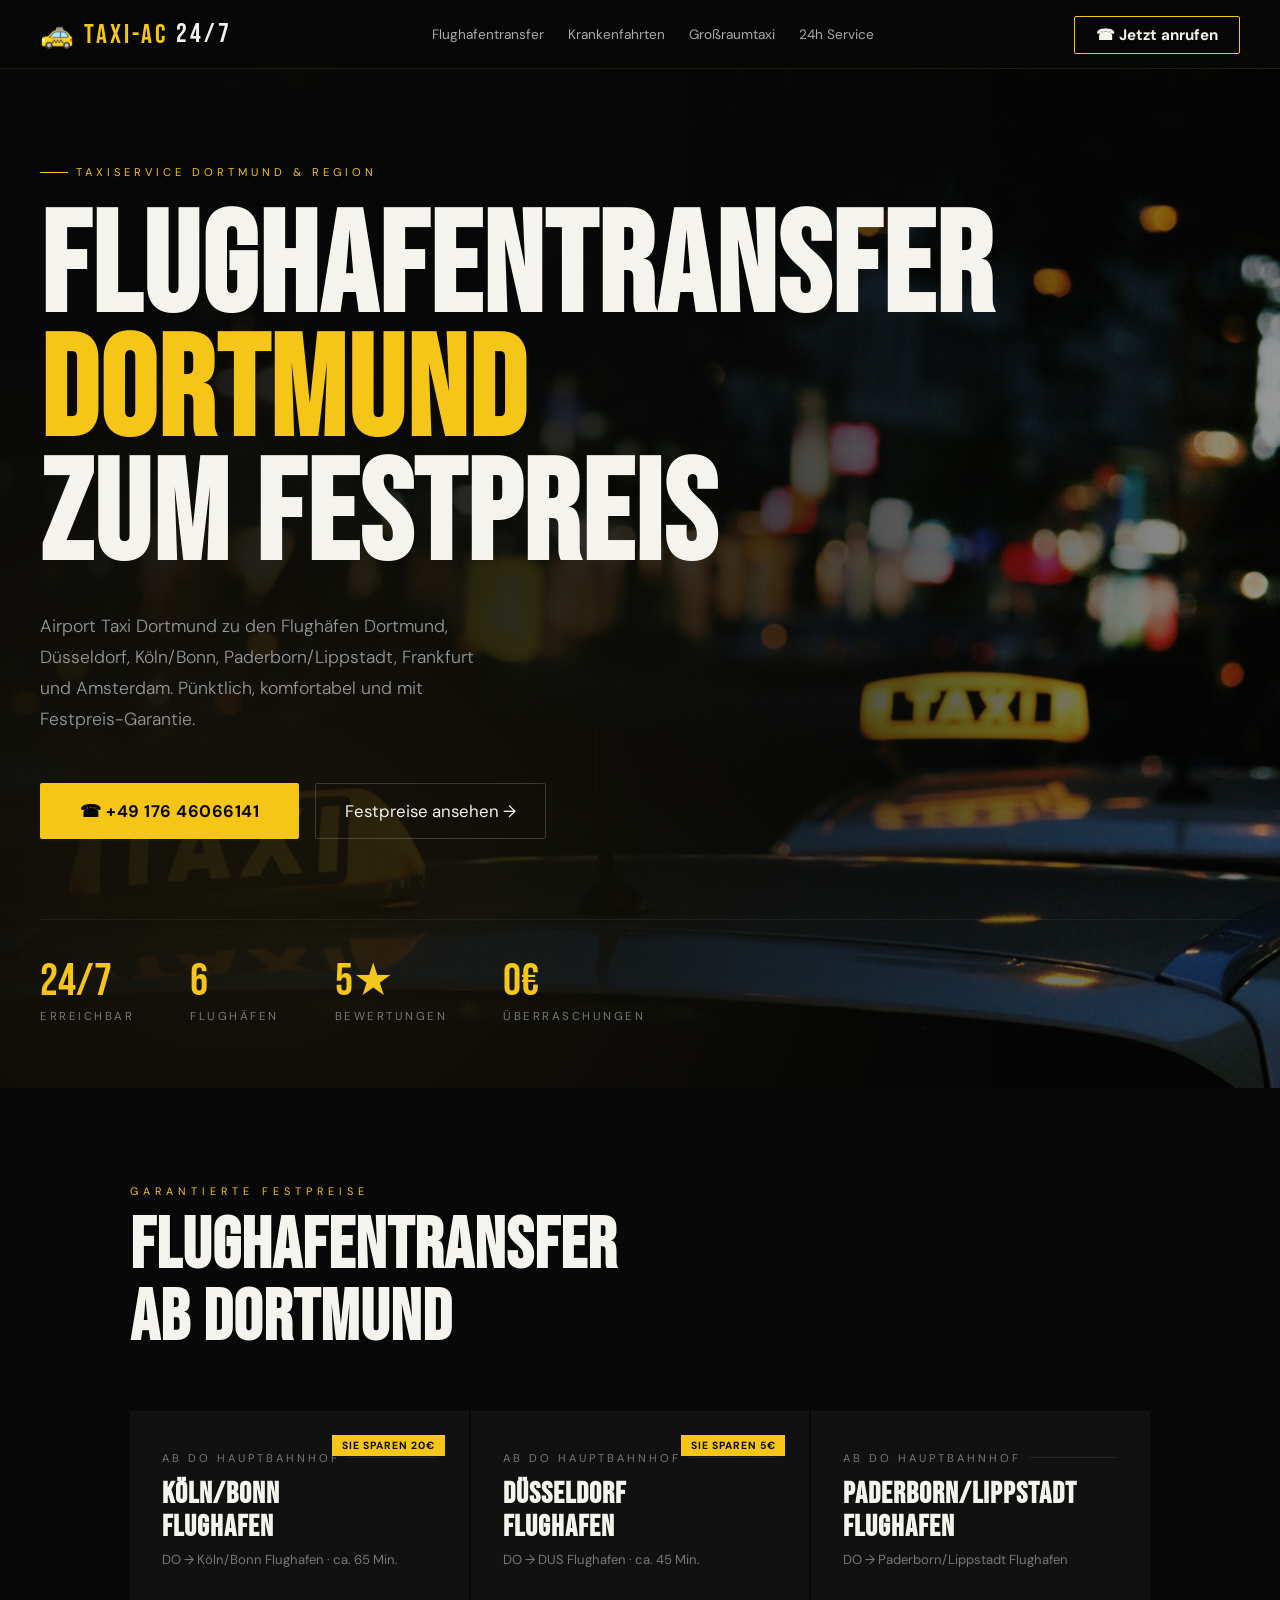
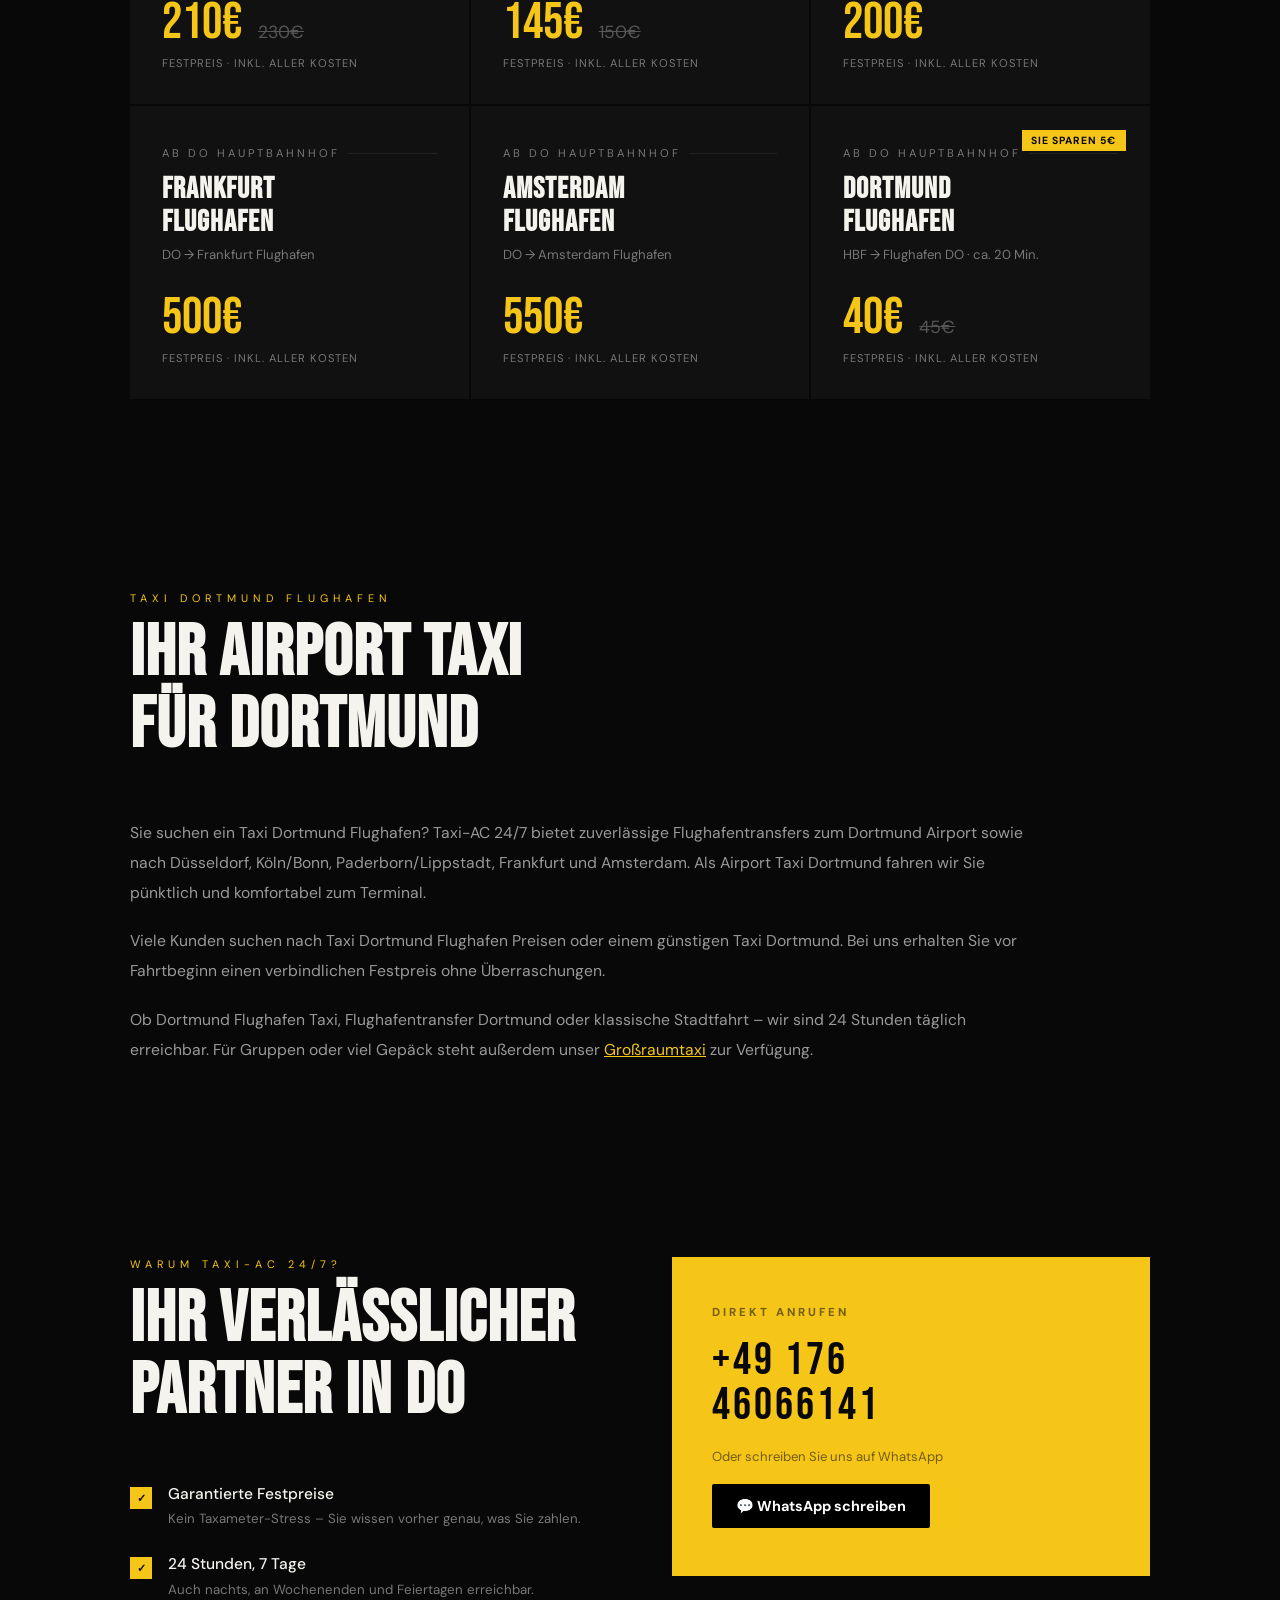
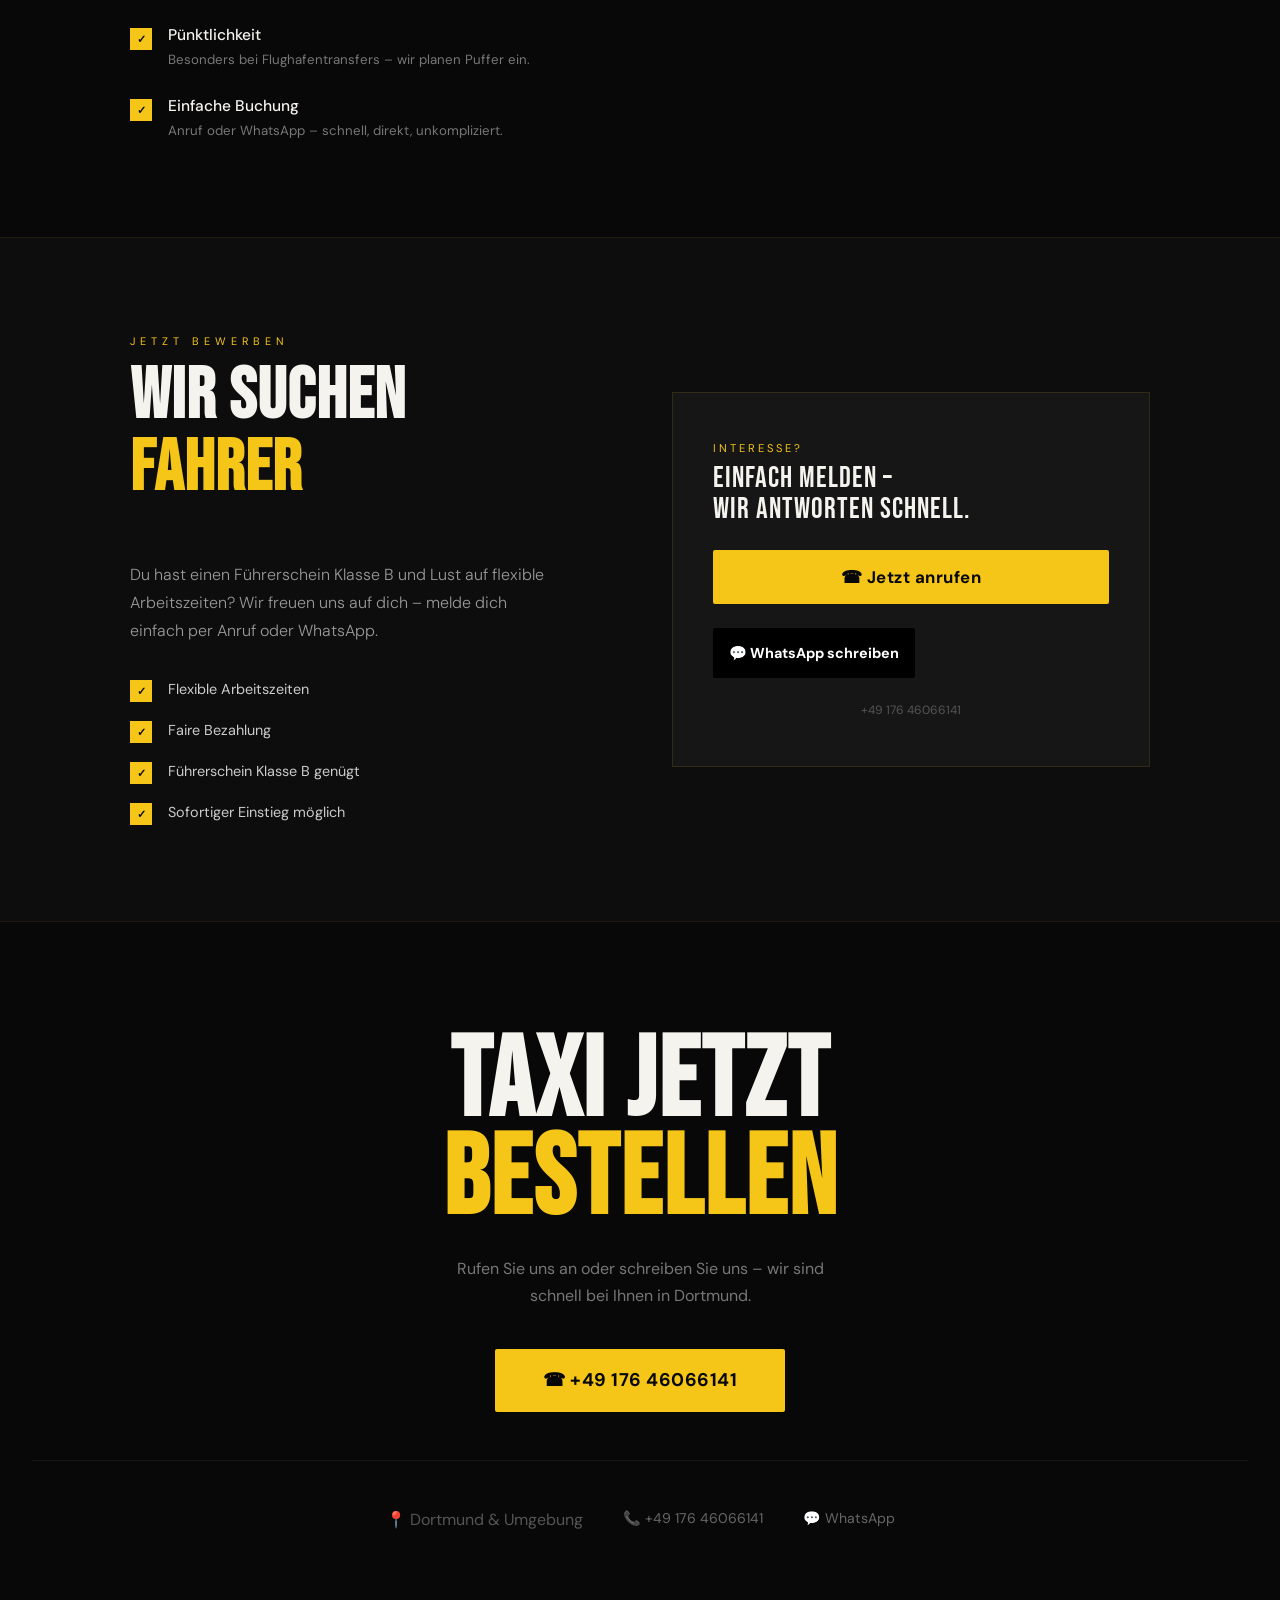
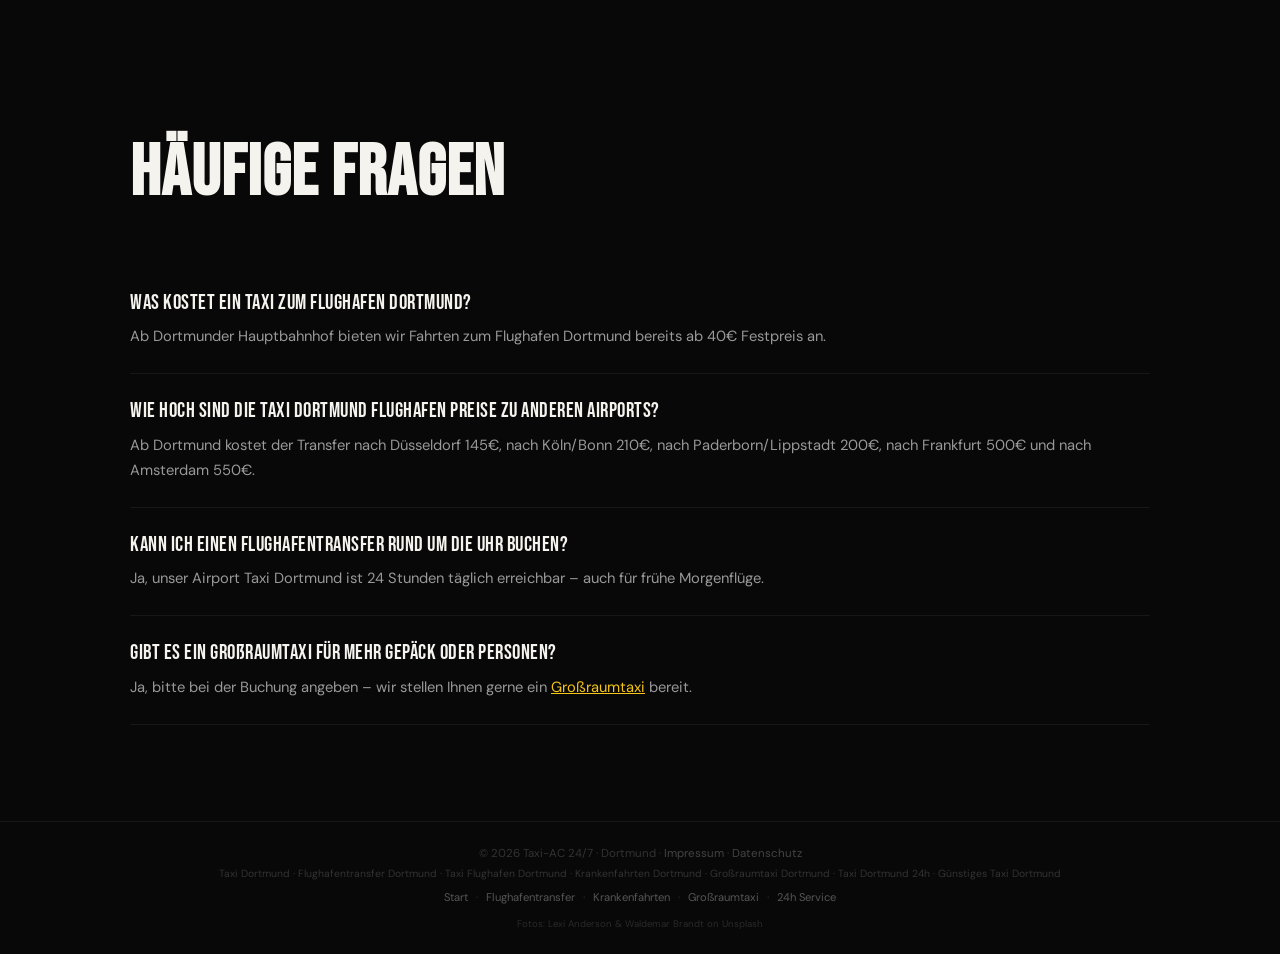
<file: flughafentransfer-dortmund.html>
<!DOCTYPE html>
<html lang="de">
<head>
  <meta charset="UTF-8">
  <meta name="viewport" content="width=device-width, initial-scale=1.0">
  <title>Flughafentransfer Dortmund | Festpreise zum Flughafen Köln/Bonn, Düsseldorf & Dortmund</title>
  <meta name="description" content="Flughafentransfer ab Dortmund: Köln/Bonn 210€, Düsseldorf 145€, Dortmund 40€, Paderborn/Lippstadt 200€, Frankfurt 500€, Amsterdam 550€. 24h erreichbar.">
  <meta name="keywords" content="Flughafentransfer Dortmund, Taxi Dortmund Flughafen, Airport Taxi Dortmund, Taxi Flughafen Preise, Taxi Köln Bonn, Taxi Düsseldorf, Taxi Paderborn Lippstadt, Taxi Frankfurt Flughafen, Taxi Amsterdam Flughafen">
  <link rel="canonical" href="https://www.taxikreisdortmund.de/flughafentransfer-dortmund.html">
  <meta property="og:title" content="Flughafentransfer Dortmund – Festpreise zu allen Flughäfen">
  <meta property="og:description" content="Flughafentransfer ab Dortmund: Köln/Bonn 210€, Düsseldorf 145€, Dortmund 40€, Paderborn/Lippstadt 200€, Frankfurt 500€, Amsterdam 550€. Festpreis-Garantie, 24/7 erreichbar.">
  <meta property="og:url" content="https://www.taxikreisdortmund.de/flughafentransfer-dortmund.html">
  <meta property="og:type" content="website">
  <meta property="og:image" content="https://www.taxikreisdortmund.de/hero.jpg">

  <link rel="icon" href="/favicon.svg" type="image/svg+xml">
  <link rel="icon" type="image/png" sizes="192x192" href="/favicon-192.png">
  <link rel="icon" type="image/png" sizes="48x48" href="/favicon-48.png">
  <link rel="apple-touch-icon" href="/favicon-512.png">
  <link rel="stylesheet" href="/style.css">

  <script type="application/ld+json">
  {
    "@context": "https://schema.org",
    "@type": "Service",
    "serviceType": "Flughafentransfer",
    "name": "Flughafentransfer Dortmund",
    "provider": {
      "@type": "TaxiService",
      "name": "Taxi-AC 24/7",
      "telephone": "+4917646066141",
      "address": { "@type": "PostalAddress", "streetAddress": "Neue Sendstraße 26", "postalCode": "44309", "addressLocality": "Dortmund", "addressRegion": "Nordrhein-Westfalen", "addressCountry": "DE" },
    "legalName": "Taxi AC Einzelunternehmen",
    "email": "taxi-ac@online.de"
    },
    "areaServed": ["Dortmund", "Köln", "Bonn", "Düsseldorf", "Paderborn", "Lippstadt", "Frankfurt", "Amsterdam"],
    "offers": [
      { "@type": "Offer", "name": "Transfer Köln/Bonn Flughafen", "price": "210", "priceCurrency": "EUR" },
      { "@type": "Offer", "name": "Transfer Düsseldorf Flughafen", "price": "145", "priceCurrency": "EUR" },
      { "@type": "Offer", "name": "Transfer Dortmund Flughafen", "price": "40", "priceCurrency": "EUR" },
      { "@type": "Offer", "name": "Transfer Paderborn/Lippstadt Flughafen", "price": "200", "priceCurrency": "EUR" },
      { "@type": "Offer", "name": "Transfer Frankfurt Flughafen", "price": "500", "priceCurrency": "EUR" },
      { "@type": "Offer", "name": "Transfer Amsterdam Flughafen", "price": "550", "priceCurrency": "EUR" }
    ]
  }
  </script>

  <script type="application/ld+json">
  {
    "@context": "https://schema.org",
    "@type": "FAQPage",
    "mainEntity": [
      {
        "@type": "Question",
        "name": "Was kostet ein Taxi zum Flughafen Dortmund?",
        "acceptedAnswer": { "@type": "Answer", "text": "Ab Dortmunder Hauptbahnhof bieten wir Fahrten zum Flughafen Dortmund bereits ab 40 Euro Festpreis an." }
      },
      {
        "@type": "Question",
        "name": "Wie hoch sind die Taxi Dortmund Flughafen Preise zu anderen Airports?",
        "acceptedAnswer": { "@type": "Answer", "text": "Ab Dortmund kostet der Transfer nach Düsseldorf 145 Euro, nach Köln/Bonn 210 Euro, nach Paderborn/Lippstadt 200 Euro, nach Frankfurt 500 Euro und nach Amsterdam 550 Euro." }
      },
      {
        "@type": "Question",
        "name": "Kann ich einen Flughafentransfer rund um die Uhr buchen?",
        "acceptedAnswer": { "@type": "Answer", "text": "Ja, unser Airport Taxi Dortmund ist 24 Stunden täglich erreichbar – auch für frühe Morgenflüge." }
      }
    ]
  }
  </script>
</head>
<body>

  <nav>
    <a href="/" class="logo">🚕 Taxi-AC <span>24/7</span></a>
    <div class="nav-links">
      <a href="/flughafentransfer-dortmund.html">Flughafentransfer</a>
      <a href="/krankenfahrten-dortmund.html">Krankenfahrten</a>
      <a href="/grossraumtaxi-dortmund.html">Großraumtaxi</a>
      <a href="/taxi-dortmund-24h.html">24h Service</a>
    </div>
    <div class="nav-tel"><a href="tel:+4917646066141">☎ Jetzt anrufen</a></div>
  </nav>

  <div class="back-link-wrap">
    <a href="/">← Zur Startseite</a>
  </div>

  <section class="hero subpage">
    <p class="hero-tag">Taxiservice Dortmund &amp; Region</p>
    <h1>Flughafentransfer<br><span class="accent">Dortmund</span><br>zum Festpreis</h1>
    <p class="hero-sub">
      Airport Taxi Dortmund zu den Flughäfen Dortmund, Düsseldorf, Köln/Bonn,
      Paderborn/Lippstadt, Frankfurt und Amsterdam. Pünktlich, komfortabel und mit Festpreis-Garantie.
    </p>
    <div class="hero-cta">
      <a href="tel:+4917646066141" class="btn-primary">☎ +49 176 46066141</a>
      <a href="#festpreise" class="btn-secondary">Festpreise ansehen →</a>
    </div>
    <div class="hero-stats">
      <div class="stat"><span class="stat-n">24/7</span><span class="stat-l">Erreichbar</span></div>
      <div class="stat"><span class="stat-n">6</span><span class="stat-l">Flughäfen</span></div>
      <div class="stat"><span class="stat-n">5★</span><span class="stat-l">Bewertungen</span></div>
      <div class="stat"><span class="stat-n">0€</span><span class="stat-l">Überraschungen</span></div>
    </div>
  </section>

  <div id="festpreise">
    <div class="section">
      <p class="sec-label">Garantierte Festpreise</p>
      <h2 class="sec-title">Flughafentransfer<br>ab Dortmund</h2>
      <div class="prices-grid">

        <div class="price-card">
          <span class="badge-save">Sie sparen 20€</span>
          <p class="route-from">ab DO Hauptbahnhof</p>
          <h3>Köln/Bonn<br>Flughafen</h3>
          <p class="dest">DO → Köln/Bonn Flughafen · ca. 65 Min.</p>
          <div class="price-row">
            <span class="price-new">210€</span>
            <span class="price-old">230€</span>
          </div>
          <p class="price-label">Festpreis · inkl. aller Kosten</p>
        </div>

        <div class="price-card">
          <span class="badge-save">Sie sparen 5€</span>
          <p class="route-from">ab DO Hauptbahnhof</p>
          <h3>Düsseldorf<br>Flughafen</h3>
          <p class="dest">DO → DUS Flughafen · ca. 45 Min.</p>
          <div class="price-row">
            <span class="price-new">145€</span>
            <span class="price-old">150€</span>
          </div>
          <p class="price-label">Festpreis · inkl. aller Kosten</p>
        </div>

        <div class="price-card">
          <p class="route-from">ab DO Hauptbahnhof</p>
          <h3>Paderborn/Lippstadt<br>Flughafen</h3>
          <p class="dest">DO → Paderborn/Lippstadt Flughafen</p>
          <div class="price-row">
            <span class="price-new">200€</span>
          </div>
          <p class="price-label">Festpreis · inkl. aller Kosten</p>
        </div>

        <div class="price-card">
          <p class="route-from">ab DO Hauptbahnhof</p>
          <h3>Frankfurt<br>Flughafen</h3>
          <p class="dest">DO → Frankfurt Flughafen</p>
          <div class="price-row">
            <span class="price-new">500€</span>
          </div>
          <p class="price-label">Festpreis · inkl. aller Kosten</p>
        </div>

        <div class="price-card">
          <p class="route-from">ab DO Hauptbahnhof</p>
          <h3>Amsterdam<br>Flughafen</h3>
          <p class="dest">DO → Amsterdam Flughafen</p>
          <div class="price-row">
            <span class="price-new">550€</span>
          </div>
          <p class="price-label">Festpreis · inkl. aller Kosten</p>
        </div>

        <div class="price-card">
          <span class="badge-save">Sie sparen 5€</span>
          <p class="route-from">ab DO Hauptbahnhof</p>
          <h3>Dortmund<br>Flughafen</h3>
          <p class="dest">HBF → Flughafen DO · ca. 20 Min.</p>
          <div class="price-row">
            <span class="price-new">40€</span>
            <span class="price-old">45€</span>
          </div>
          <p class="price-label">Festpreis · inkl. aller Kosten</p>
        </div>

      </div>
    </div>
  </div>

  <section class="section">
    <p class="sec-label">Taxi Dortmund Flughafen</p>
    <h2 class="sec-title">
      Ihr Airport Taxi<br>für Dortmund
    </h2>
    <p class="body-text">
      Sie suchen ein Taxi Dortmund Flughafen? Taxi-AC 24/7 bietet
      zuverlässige Flughafentransfers zum Dortmund Airport sowie nach Düsseldorf,
      Köln/Bonn, Paderborn/Lippstadt, Frankfurt und Amsterdam. Als Airport Taxi Dortmund fahren wir Sie
      pünktlich und komfortabel zum Terminal.
    </p>
    <p class="body-text">
      Viele Kunden suchen nach Taxi Dortmund Flughafen Preisen oder einem
      günstigen Taxi Dortmund. Bei uns erhalten Sie vor Fahrtbeginn einen
      verbindlichen Festpreis ohne Überraschungen.
    </p>
    <p class="body-text">
      Ob Dortmund Flughafen Taxi, Flughafentransfer Dortmund oder klassische
      Stadtfahrt – wir sind 24 Stunden täglich erreichbar. Für Gruppen oder
      viel Gepäck steht außerdem unser <a href="/grossraumtaxi-dortmund.html" style="color:var(--yellow);">Großraumtaxi</a> zur Verfügung.
    </p>
  </section>

  <div>
    <div class="section">
      <div class="why-wrap">
        <div>
          <p class="sec-label">Warum Taxi-AC 24/7?</p>
          <h2 class="sec-title">Ihr verlässlicher<br>Partner in DO</h2>
          <ul class="why-list">
            <li>
              <div class="check-box">✓</div>
              <div class="why-text"><strong>Garantierte Festpreise</strong><span>Kein Taxameter-Stress – Sie wissen vorher genau, was Sie zahlen.</span></div>
            </li>
            <li>
              <div class="check-box">✓</div>
              <div class="why-text"><strong>24 Stunden, 7 Tage</strong><span>Auch nachts, an Wochenenden und Feiertagen erreichbar.</span></div>
            </li>
            <li>
              <div class="check-box">✓</div>
              <div class="why-text"><strong>Pünktlichkeit</strong><span>Besonders bei Flughafentransfers – wir planen Puffer ein.</span></div>
            </li>
            <li>
              <div class="check-box">✓</div>
              <div class="why-text"><strong>Einfache Buchung</strong><span>Anruf oder WhatsApp – schnell, direkt, unkompliziert.</span></div>
            </li>
          </ul>
        </div>
        <div class="cta-box">
          <p class="cta-label">Direkt anrufen</p>
          <a class="cta-tel" href="tel:+4917646066141">+49 176<br>46066141</a>
          <p class="cta-sub">Oder schreiben Sie uns auf WhatsApp</p>
          <a href="https://wa.me/4917646066141" class="wa-btn">💬 WhatsApp schreiben</a>
        </div>
      </div>
    </div>
  </div>
  <!-- FAHRER GESUCHT -->
  <div style="background:#0d0d0d; border-top:1px solid rgba(245,197,24,0.08); border-bottom:1px solid rgba(245,197,24,0.08);">
    <div class="section">
      <div class="fahrer-grid" style="display:grid; grid-template-columns:1fr 1fr; gap:4rem; align-items:center;">
        <div>
          <p class="sec-label">Jetzt bewerben</p>
          <h2 class="sec-title">Wir suchen<br><span style="color:var(--yellow)">Fahrer</span></h2>
          <p style="color:#999; font-size:1rem; line-height:1.75; font-weight:300; max-width:420px;">
            Du hast einen Führerschein Klasse B und Lust auf flexible Arbeitszeiten? Wir freuen uns auf dich – melde dich einfach per Anruf oder WhatsApp.
          </p>
          <ul style="list-style:none; margin-top:2rem; display:flex; flex-direction:column; gap:1rem;">
            <li style="display:flex; gap:1rem; align-items:center;">
              <div class="check-box">✓</div>
              <span style="font-size:0.9rem; color:#ccc;">Flexible Arbeitszeiten</span>
            </li>
            <li style="display:flex; gap:1rem; align-items:center;">
              <div class="check-box">✓</div>
              <span style="font-size:0.9rem; color:#ccc;">Faire Bezahlung</span>
            </li>
            <li style="display:flex; gap:1rem; align-items:center;">
              <div class="check-box">✓</div>
              <span style="font-size:0.9rem; color:#ccc;">Führerschein Klasse B genügt</span>
            </li>
            <li style="display:flex; gap:1rem; align-items:center;">
              <div class="check-box">✓</div>
              <span style="font-size:0.9rem; color:#ccc;">Sofortiger Einstieg möglich</span>
            </li>
          </ul>
        </div>
        <div style="background:#161616; border:1px solid rgba(245,197,24,0.12); padding:3rem 2.5rem; display:flex; flex-direction:column; gap:1.5rem;">
          <div>
            <p style="font-size:0.7rem; letter-spacing:3px; text-transform:uppercase; color:var(--yellow); margin-bottom:0.5rem;">Interesse?</p>
            <p style="font-family:'Bebas Neue',sans-serif; font-size:1.8rem; letter-spacing:1px; line-height:1.1;">Einfach melden –<br>wir antworten schnell.</p>
          </div>
          <a href="tel:+4917646066141" class="btn-primary" style="justify-content:center; text-align:center;">
            ☎ Jetzt anrufen
          </a>
          <a href="https://wa.me/4917646066141?text=Hallo%2C%20ich%20interessiere%20mich%20als%20Fahrer%20bei%20Taxi-AC%2024%2F7." class="wa-btn" style="justify-content:center; text-align:center; padding:1rem;">
            💬 WhatsApp schreiben
          </a>
          <p style="font-size:0.75rem; color:#555; text-align:center;">+49 176 46066141</p>
        </div>
      </div>
    </div>
  </div>
  <section class="bottom-cta">
    <h2>Taxi jetzt<br><span>bestellen</span></h2>
    <p>Rufen Sie uns an oder schreiben Sie uns – wir sind schnell bei Ihnen in Dortmund.</p>
    <a href="tel:+4917646066141" class="btn-primary" style="font-size:1.15rem; padding:1.2rem 3rem; margin: 0 auto;">☎ +49 176 46066141</a>
    <div class="contact-row">
      <span style="color:#555;">📍 Dortmund &amp; Umgebung</span>
      <a href="tel:+4917646066141">📞 +49 176 46066141</a>
      <a href="https://wa.me/4917646066141">💬 WhatsApp</a>
    </div>
  </section>

  <section class="section">
    <h2 class="sec-title">Häufige Fragen</h2>
    <div class="faq-item">
      <h3>Was kostet ein Taxi zum Flughafen Dortmund?</h3>
      <p>Ab Dortmunder Hauptbahnhof bieten wir Fahrten zum Flughafen Dortmund bereits ab 40€ Festpreis an.</p>
    </div>
    <div class="faq-item">
      <h3>Wie hoch sind die Taxi Dortmund Flughafen Preise zu anderen Airports?</h3>
      <p>Ab Dortmund kostet der Transfer nach Düsseldorf 145€, nach Köln/Bonn 210€, nach Paderborn/Lippstadt 200€, nach Frankfurt 500€ und nach Amsterdam 550€.</p>
    </div>
    <div class="faq-item">
      <h3>Kann ich einen Flughafentransfer rund um die Uhr buchen?</h3>
      <p>Ja, unser Airport Taxi Dortmund ist 24 Stunden täglich erreichbar – auch für frühe Morgenflüge.</p>
    </div>
    <div class="faq-item">
      <h3>Gibt es ein Großraumtaxi für mehr Gepäck oder Personen?</h3>
      <p>Ja, bitte bei der Buchung angeben – wir stellen Ihnen gerne ein <a href="/grossraumtaxi-dortmund.html" style="color:var(--yellow);">Großraumtaxi</a> bereit.</p>
    </div>
  </section>

  <footer>
    <p>© 2026 Taxi-AC 24/7 · Dortmund · <a href="/impressum.html">Impressum</a> · <a href="/datenschutz.html">Datenschutz</a></p>
    <p style="margin-top:0.4rem; font-size:0.65rem;">Taxi Dortmund · Flughafentransfer Dortmund · Taxi Flughafen Dortmund · Krankenfahrten Dortmund · Großraumtaxi Dortmund · Taxi Dortmund 24h · Günstiges Taxi Dortmund</p>
    <p class="footer-nav">
      <a href="/">Start</a>·<a href="/flughafentransfer-dortmund.html">Flughafentransfer</a>·<a href="/krankenfahrten-dortmund.html">Krankenfahrten</a>·<a href="/grossraumtaxi-dortmund.html">Großraumtaxi</a>·<a href="/taxi-dortmund-24h.html">24h Service</a>
    </p>
    <p style="margin-top:0.8rem; font-size:0.6rem; color:#2a2a2a;">
      Fotos: <a href="https://unsplash.com/@lexianderson" target="_blank" rel="noopener" style="color:#2a2a2a; text-decoration:none;">Lexi Anderson</a> &amp; <a href="https://unsplash.com/@waldemarbrandt67w" target="_blank" rel="noopener" style="color:#2a2a2a; text-decoration:none;">Waldemar Brandt</a> on <a href="https://unsplash.com" target="_blank" rel="noopener" style="color:#2a2a2a; text-decoration:none;">Unsplash</a>
    </p>
  </footer>

</body>
</html>
</file>
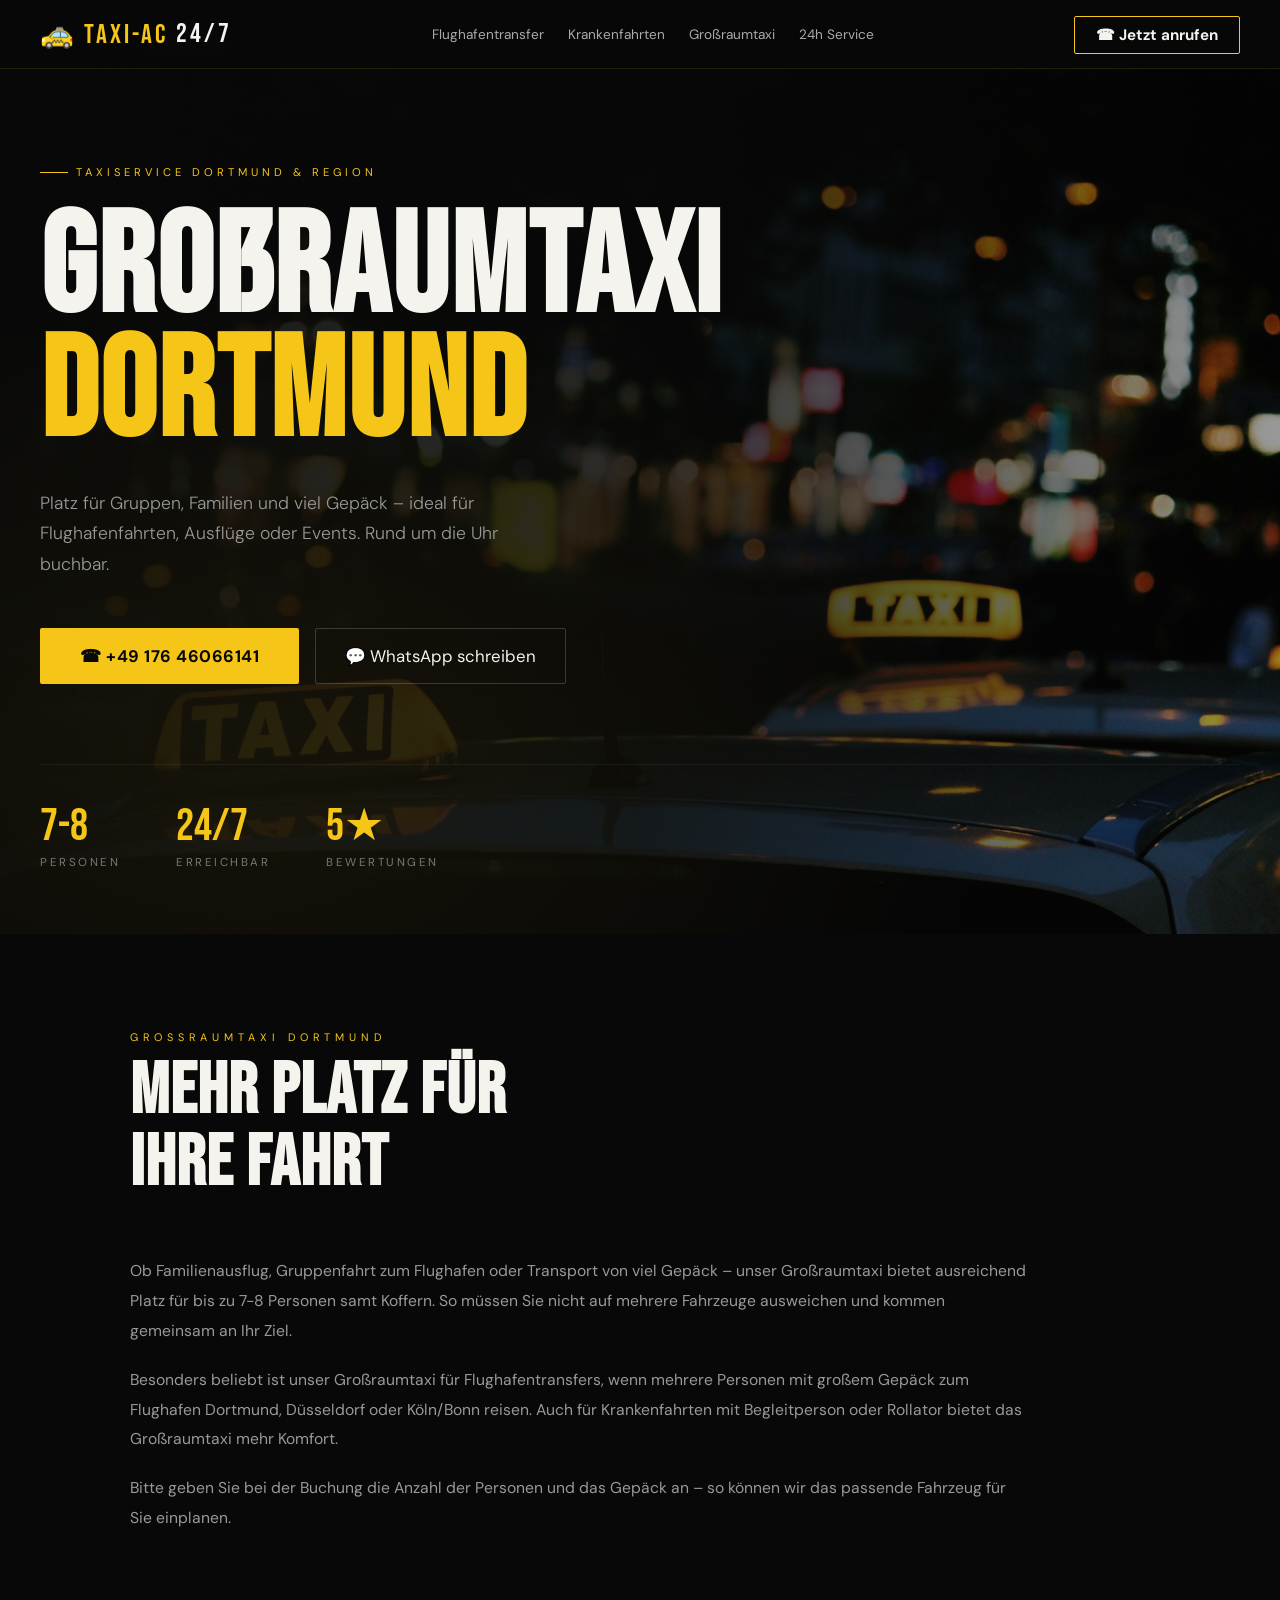
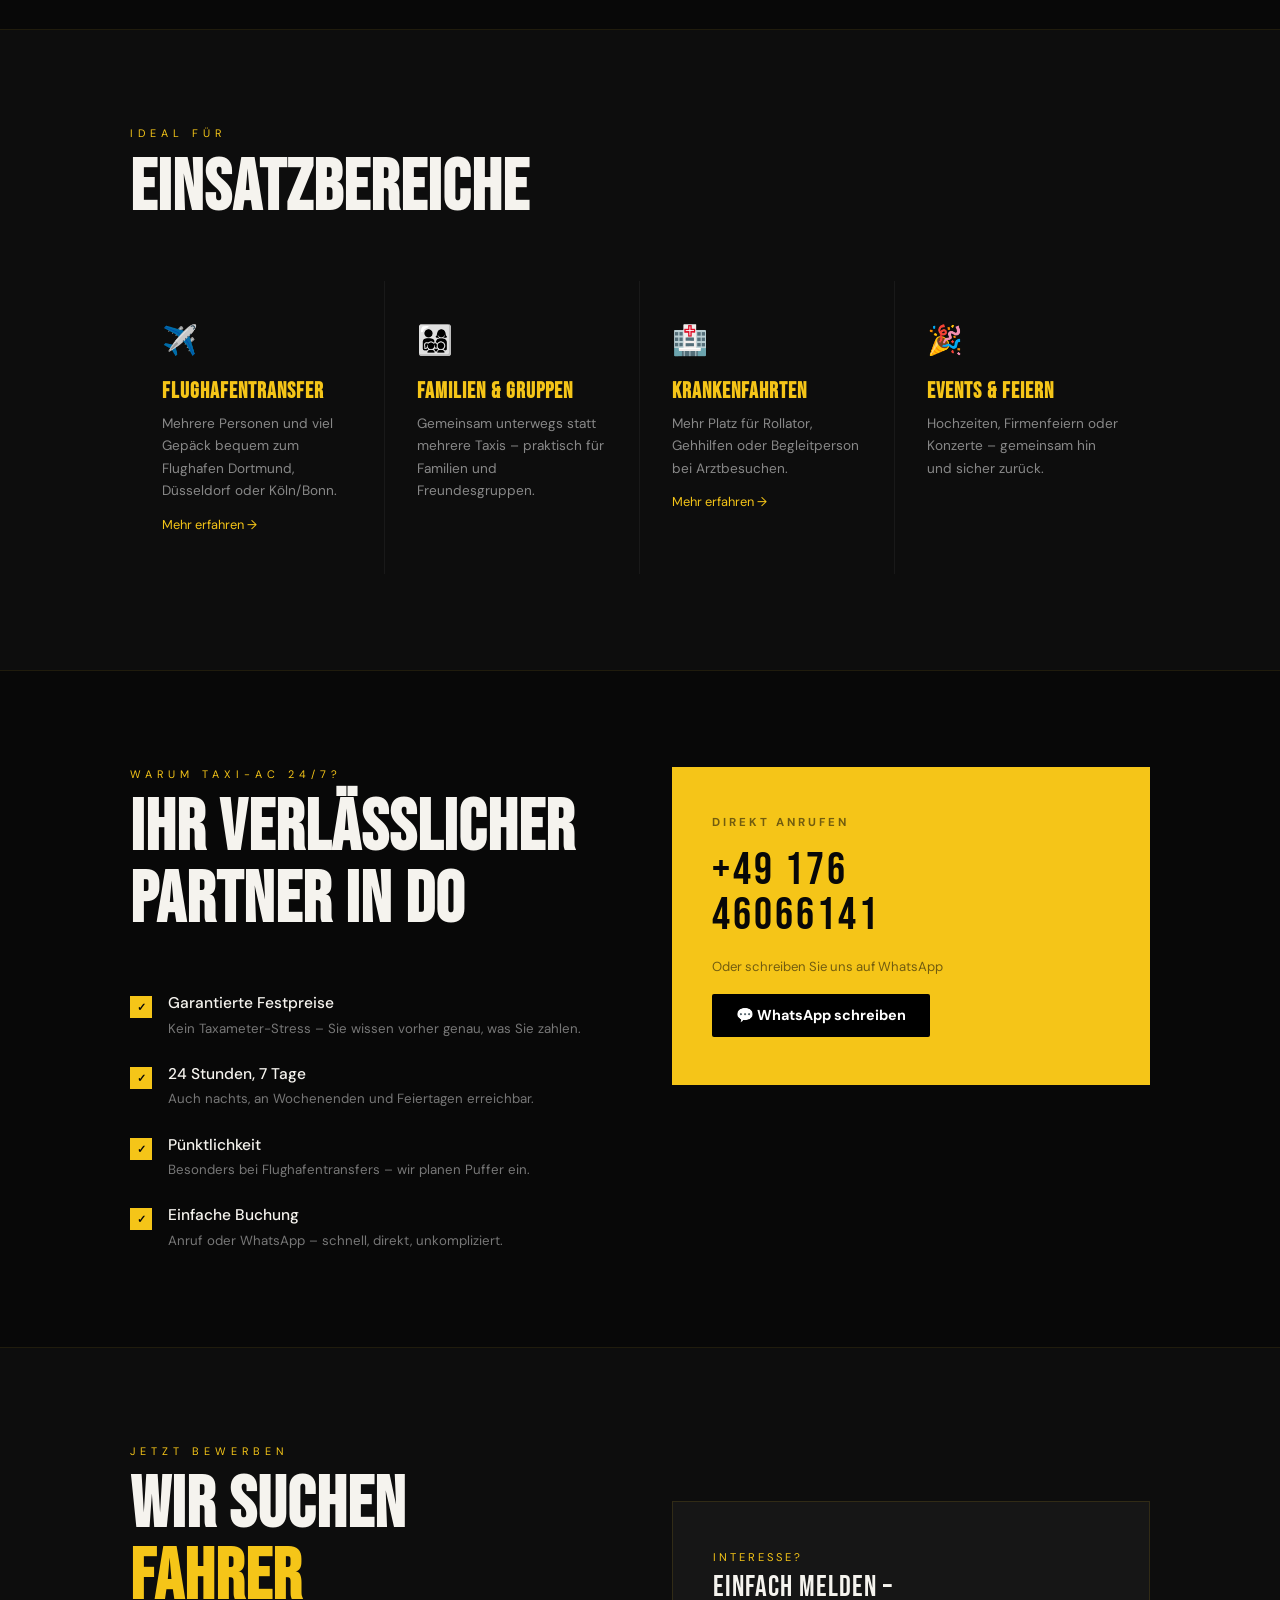
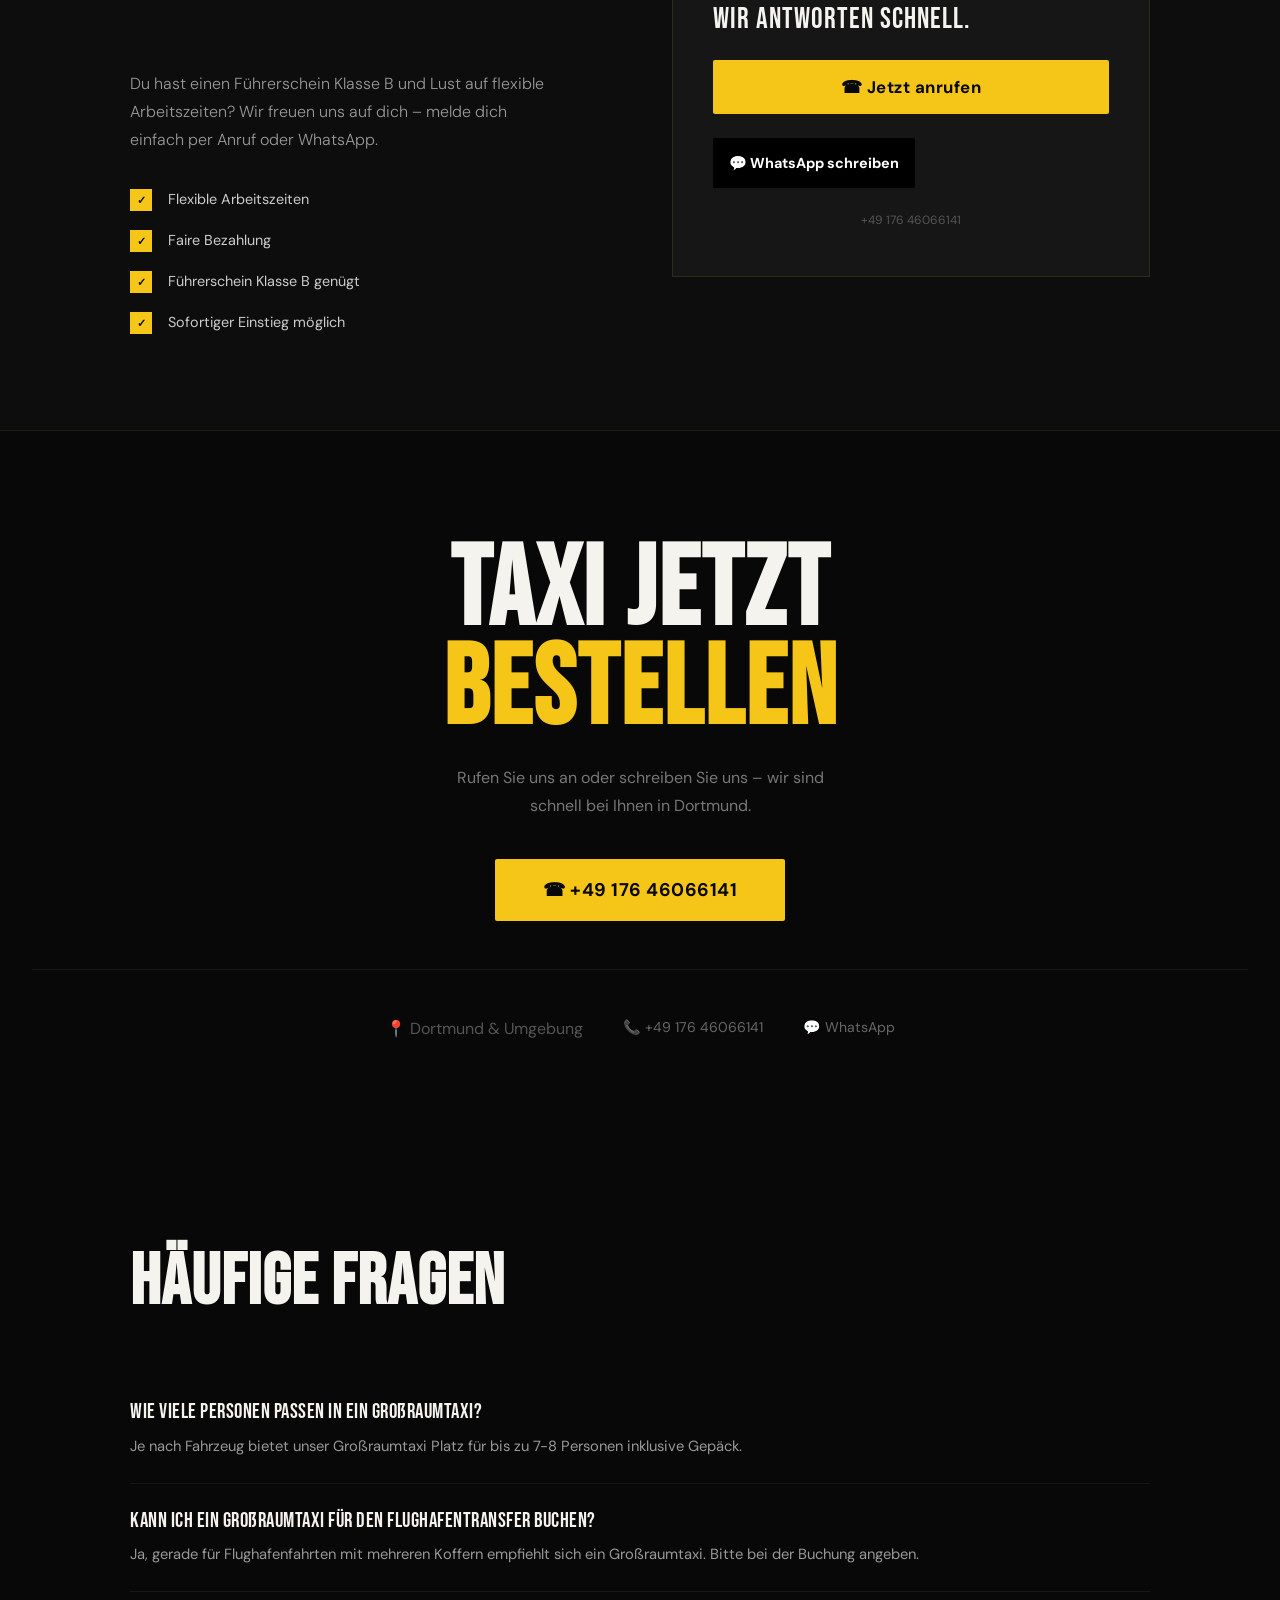
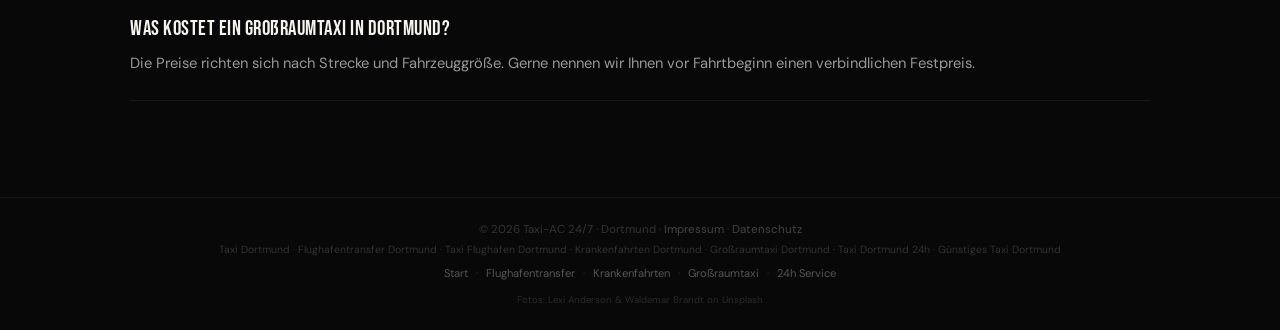
<file: grossraumtaxi-dortmund.html>
<!DOCTYPE html>
<html lang="de">
<head>
  <meta charset="UTF-8">
  <meta name="viewport" content="width=device-width, initial-scale=1.0">
  <title>Großraumtaxi Dortmund | Taxi für Gruppen, Familien & viel Gepäck</title>
  <meta name="description" content="Großraumtaxi Dortmund für bis zu 7-8 Personen: ideal für Gruppen, Familien, Flughafenfahrten mit viel Gepäck oder Events. 24/7 erreichbar, Festpreise auf Anfrage.">
  <meta name="keywords" content="Großraumtaxi Dortmund, Taxi für Gruppen Dortmund, Großraumtaxi Flughafen Dortmund, Taxi 7 Personen Dortmund, Familientaxi Dortmund">
  <link rel="canonical" href="https://www.taxikreisdortmund.de/grossraumtaxi-dortmund.html">
  <meta property="og:title" content="Großraumtaxi Dortmund – Platz für Gruppen & Gepäck">
  <meta property="og:description" content="Großraumtaxi für Gruppen, Familien und Flughafenfahrten mit viel Gepäck. 24/7 in Dortmund erreichbar.">
  <meta property="og:url" content="https://www.taxikreisdortmund.de/grossraumtaxi-dortmund.html">
  <meta property="og:type" content="website">
  <meta property="og:image" content="https://www.taxikreisdortmund.de/hero.jpg">

  <link rel="icon" href="/favicon.svg" type="image/svg+xml">
  <link rel="icon" type="image/png" sizes="192x192" href="/favicon-192.png">
  <link rel="icon" type="image/png" sizes="48x48" href="/favicon-48.png">
  <link rel="apple-touch-icon" href="/favicon-512.png">
  <link rel="stylesheet" href="/style.css">

  <script type="application/ld+json">
  {
    "@context": "https://schema.org",
    "@type": "Service",
    "serviceType": "Großraumtaxi",
    "name": "Großraumtaxi Dortmund",
    "provider": {
      "@type": "TaxiService",
      "name": "Taxi-AC 24/7",
      "telephone": "+4917646066141",
      "address": { "@type": "PostalAddress", "streetAddress": "Neue Sendstraße 26", "postalCode": "44309", "addressLocality": "Dortmund", "addressRegion": "Nordrhein-Westfalen", "addressCountry": "DE" },
    "legalName": "Taxi AC Einzelunternehmen",
    "email": "taxi-ac@online.de"
    },
    "areaServed": "Dortmund",
    "description": "Großraumtaxi für Gruppen, Familien und Transporte mit viel Gepäck in Dortmund und Umgebung."
  }
  </script>

  <script type="application/ld+json">
  {
    "@context": "https://schema.org",
    "@type": "FAQPage",
    "mainEntity": [
      {
        "@type": "Question",
        "name": "Wie viele Personen passen in ein Großraumtaxi?",
        "acceptedAnswer": { "@type": "Answer", "text": "Je nach Fahrzeug bietet unser Großraumtaxi Platz für bis zu 7-8 Personen inklusive Gepäck." }
      },
      {
        "@type": "Question",
        "name": "Kann ich ein Großraumtaxi für den Flughafentransfer buchen?",
        "acceptedAnswer": { "@type": "Answer", "text": "Ja, gerade für Flughafenfahrten mit mehreren Koffern empfiehlt sich ein Großraumtaxi. Bitte bei der Buchung angeben." }
      },
      {
        "@type": "Question",
        "name": "Was kostet ein Großraumtaxi in Dortmund?",
        "acceptedAnswer": { "@type": "Answer", "text": "Die Preise richten sich nach Strecke und Fahrzeuggröße. Gerne nennen wir Ihnen vor Fahrtbeginn einen verbindlichen Festpreis." }
      }
    ]
  }
  </script>
</head>
<body>

  <nav>
    <a href="/" class="logo">🚕 Taxi-AC <span>24/7</span></a>
    <div class="nav-links">
      <a href="/flughafentransfer-dortmund.html">Flughafentransfer</a>
      <a href="/krankenfahrten-dortmund.html">Krankenfahrten</a>
      <a href="/grossraumtaxi-dortmund.html">Großraumtaxi</a>
      <a href="/taxi-dortmund-24h.html">24h Service</a>
    </div>
    <div class="nav-tel"><a href="tel:+4917646066141">☎ Jetzt anrufen</a></div>
  </nav>

  <div class="back-link-wrap">
    <a href="/">← Zur Startseite</a>
  </div>

  <section class="hero subpage">
    <p class="hero-tag">Taxiservice Dortmund &amp; Region</p>
    <h1>Großraumtaxi<br><span class="accent">Dortmund</span></h1>
    <p class="hero-sub">
      Platz für Gruppen, Familien und viel Gepäck – ideal für Flughafenfahrten,
      Ausflüge oder Events. Rund um die Uhr buchbar.
    </p>
    <div class="hero-cta">
      <a href="tel:+4917646066141" class="btn-primary">☎ +49 176 46066141</a>
      <a href="https://wa.me/4917646066141?text=Hallo%2C%20ich%20interessiere%20mich%20f%C3%BCr%20ein%20Gro%C3%9Fraumtaxi%20in%20Dortmund." class="btn-secondary">💬 WhatsApp schreiben</a>
    </div>
    <div class="hero-stats">
      <div class="stat"><span class="stat-n">7-8</span><span class="stat-l">Personen</span></div>
      <div class="stat"><span class="stat-n">24/7</span><span class="stat-l">Erreichbar</span></div>
      <div class="stat"><span class="stat-n">5★</span><span class="stat-l">Bewertungen</span></div>
    </div>
  </section>

  <section class="section">
    <p class="sec-label">Großraumtaxi Dortmund</p>
    <h2 class="sec-title">
      Mehr Platz für<br>Ihre Fahrt
    </h2>
    <p class="body-text">
      Ob Familienausflug, Gruppenfahrt zum Flughafen oder Transport von viel Gepäck –
      unser Großraumtaxi bietet ausreichend Platz für bis zu 7-8 Personen samt Koffern.
      So müssen Sie nicht auf mehrere Fahrzeuge ausweichen und kommen gemeinsam an Ihr Ziel.
    </p>
    <p class="body-text">
      Besonders beliebt ist unser Großraumtaxi für Flughafentransfers, wenn mehrere
      Personen mit großem Gepäck zum Flughafen Dortmund, Düsseldorf oder Köln/Bonn
      reisen. Auch für Krankenfahrten mit Begleitperson oder Rollator bietet das
      Großraumtaxi mehr Komfort.
    </p>
    <p class="body-text">
      Bitte geben Sie bei der Buchung die Anzahl der Personen und das Gepäck an –
      so können wir das passende Fahrzeug für Sie einplanen.
    </p>
  </section>

  <div class="services-stripe">
    <div class="section">
      <p class="sec-label">Ideal für</p>
      <h2 class="sec-title">Einsatzbereiche</h2>
      <div class="services-grid">
        <div class="service-card">
          <div class="service-icon">✈️</div>
          <h3>Flughafentransfer</h3>
          <p>Mehrere Personen und viel Gepäck bequem zum Flughafen Dortmund, Düsseldorf oder Köln/Bonn.</p>
          <a href="/flughafentransfer-dortmund.html" class="card-link">Mehr erfahren →</a>
        </div>
        <div class="service-card">
          <div class="service-icon">👨‍👩‍👧‍👦</div>
          <h3>Familien &amp; Gruppen</h3>
          <p>Gemeinsam unterwegs statt mehrere Taxis – praktisch für Familien und Freundesgruppen.</p>
        </div>
        <div class="service-card">
          <div class="service-icon">🏥</div>
          <h3>Krankenfahrten</h3>
          <p>Mehr Platz für Rollator, Gehhilfen oder Begleitperson bei Arztbesuchen.</p>
          <a href="/krankenfahrten-dortmund.html" class="card-link">Mehr erfahren →</a>
        </div>
        <div class="service-card">
          <div class="service-icon">🎉</div>
          <h3>Events &amp; Feiern</h3>
          <p>Hochzeiten, Firmenfeiern oder Konzerte – gemeinsam hin und sicher zurück.</p>
        </div>
      </div>
    </div>
  </div>

  <div>
    <div class="section">
      <div class="why-wrap">
        <div>
          <p class="sec-label">Warum Taxi-AC 24/7?</p>
          <h2 class="sec-title">Ihr verlässlicher<br>Partner in DO</h2>
          <ul class="why-list">
            <li>
              <div class="check-box">✓</div>
              <div class="why-text"><strong>Garantierte Festpreise</strong><span>Kein Taxameter-Stress – Sie wissen vorher genau, was Sie zahlen.</span></div>
            </li>
            <li>
              <div class="check-box">✓</div>
              <div class="why-text"><strong>24 Stunden, 7 Tage</strong><span>Auch nachts, an Wochenenden und Feiertagen erreichbar.</span></div>
            </li>
            <li>
              <div class="check-box">✓</div>
              <div class="why-text"><strong>Pünktlichkeit</strong><span>Besonders bei Flughafentransfers – wir planen Puffer ein.</span></div>
            </li>
            <li>
              <div class="check-box">✓</div>
              <div class="why-text"><strong>Einfache Buchung</strong><span>Anruf oder WhatsApp – schnell, direkt, unkompliziert.</span></div>
            </li>
          </ul>
        </div>
        <div class="cta-box">
          <p class="cta-label">Direkt anrufen</p>
          <a class="cta-tel" href="tel:+4917646066141">+49 176<br>46066141</a>
          <p class="cta-sub">Oder schreiben Sie uns auf WhatsApp</p>
          <a href="https://wa.me/4917646066141" class="wa-btn">💬 WhatsApp schreiben</a>
        </div>
      </div>
    </div>
  </div>
  <!-- FAHRER GESUCHT -->
  <div style="background:#0d0d0d; border-top:1px solid rgba(245,197,24,0.08); border-bottom:1px solid rgba(245,197,24,0.08);">
    <div class="section">
      <div class="fahrer-grid" style="display:grid; grid-template-columns:1fr 1fr; gap:4rem; align-items:center;">
        <div>
          <p class="sec-label">Jetzt bewerben</p>
          <h2 class="sec-title">Wir suchen<br><span style="color:var(--yellow)">Fahrer</span></h2>
          <p style="color:#999; font-size:1rem; line-height:1.75; font-weight:300; max-width:420px;">
            Du hast einen Führerschein Klasse B und Lust auf flexible Arbeitszeiten? Wir freuen uns auf dich – melde dich einfach per Anruf oder WhatsApp.
          </p>
          <ul style="list-style:none; margin-top:2rem; display:flex; flex-direction:column; gap:1rem;">
            <li style="display:flex; gap:1rem; align-items:center;">
              <div class="check-box">✓</div>
              <span style="font-size:0.9rem; color:#ccc;">Flexible Arbeitszeiten</span>
            </li>
            <li style="display:flex; gap:1rem; align-items:center;">
              <div class="check-box">✓</div>
              <span style="font-size:0.9rem; color:#ccc;">Faire Bezahlung</span>
            </li>
            <li style="display:flex; gap:1rem; align-items:center;">
              <div class="check-box">✓</div>
              <span style="font-size:0.9rem; color:#ccc;">Führerschein Klasse B genügt</span>
            </li>
            <li style="display:flex; gap:1rem; align-items:center;">
              <div class="check-box">✓</div>
              <span style="font-size:0.9rem; color:#ccc;">Sofortiger Einstieg möglich</span>
            </li>
          </ul>
        </div>
        <div style="background:#161616; border:1px solid rgba(245,197,24,0.12); padding:3rem 2.5rem; display:flex; flex-direction:column; gap:1.5rem;">
          <div>
            <p style="font-size:0.7rem; letter-spacing:3px; text-transform:uppercase; color:var(--yellow); margin-bottom:0.5rem;">Interesse?</p>
            <p style="font-family:'Bebas Neue',sans-serif; font-size:1.8rem; letter-spacing:1px; line-height:1.1;">Einfach melden –<br>wir antworten schnell.</p>
          </div>
          <a href="tel:+4917646066141" class="btn-primary" style="justify-content:center; text-align:center;">
            ☎ Jetzt anrufen
          </a>
          <a href="https://wa.me/4917646066141?text=Hallo%2C%20ich%20interessiere%20mich%20als%20Fahrer%20bei%20Taxi-AC%2024%2F7." class="wa-btn" style="justify-content:center; text-align:center; padding:1rem;">
            💬 WhatsApp schreiben
          </a>
          <p style="font-size:0.75rem; color:#555; text-align:center;">+49 176 46066141</p>
        </div>
      </div>
    </div>
  </div>
  <section class="bottom-cta">
    <h2>Taxi jetzt<br><span>bestellen</span></h2>
    <p>Rufen Sie uns an oder schreiben Sie uns – wir sind schnell bei Ihnen in Dortmund.</p>
    <a href="tel:+4917646066141" class="btn-primary" style="font-size:1.15rem; padding:1.2rem 3rem; margin: 0 auto;">☎ +49 176 46066141</a>
    <div class="contact-row">
      <span style="color:#555;">📍 Dortmund &amp; Umgebung</span>
      <a href="tel:+4917646066141">📞 +49 176 46066141</a>
      <a href="https://wa.me/4917646066141">💬 WhatsApp</a>
    </div>
  </section>

  <section class="section">
    <h2 class="sec-title">Häufige Fragen</h2>
    <div class="faq-item">
      <h3>Wie viele Personen passen in ein Großraumtaxi?</h3>
      <p>Je nach Fahrzeug bietet unser Großraumtaxi Platz für bis zu 7-8 Personen inklusive Gepäck.</p>
    </div>
    <div class="faq-item">
      <h3>Kann ich ein Großraumtaxi für den Flughafentransfer buchen?</h3>
      <p>Ja, gerade für Flughafenfahrten mit mehreren Koffern empfiehlt sich ein Großraumtaxi. Bitte bei der Buchung angeben.</p>
    </div>
    <div class="faq-item">
      <h3>Was kostet ein Großraumtaxi in Dortmund?</h3>
      <p>Die Preise richten sich nach Strecke und Fahrzeuggröße. Gerne nennen wir Ihnen vor Fahrtbeginn einen verbindlichen Festpreis.</p>
    </div>
  </section>

  <footer>
    <p>© 2026 Taxi-AC 24/7 · Dortmund · <a href="/impressum.html">Impressum</a> · <a href="/datenschutz.html">Datenschutz</a></p>
    <p style="margin-top:0.4rem; font-size:0.65rem;">Taxi Dortmund · Flughafentransfer Dortmund · Taxi Flughafen Dortmund · Krankenfahrten Dortmund · Großraumtaxi Dortmund · Taxi Dortmund 24h · Günstiges Taxi Dortmund</p>
    <p class="footer-nav">
      <a href="/">Start</a>·<a href="/flughafentransfer-dortmund.html">Flughafentransfer</a>·<a href="/krankenfahrten-dortmund.html">Krankenfahrten</a>·<a href="/grossraumtaxi-dortmund.html">Großraumtaxi</a>·<a href="/taxi-dortmund-24h.html">24h Service</a>
    </p>
    <p style="margin-top:0.8rem; font-size:0.6rem; color:#2a2a2a;">
      Fotos: <a href="https://unsplash.com/@lexianderson" target="_blank" rel="noopener" style="color:#2a2a2a; text-decoration:none;">Lexi Anderson</a> &amp; <a href="https://unsplash.com/@waldemarbrandt67w" target="_blank" rel="noopener" style="color:#2a2a2a; text-decoration:none;">Waldemar Brandt</a> on <a href="https://unsplash.com" target="_blank" rel="noopener" style="color:#2a2a2a; text-decoration:none;">Unsplash</a>
    </p>
  </footer>

</body>
</html>
</file>
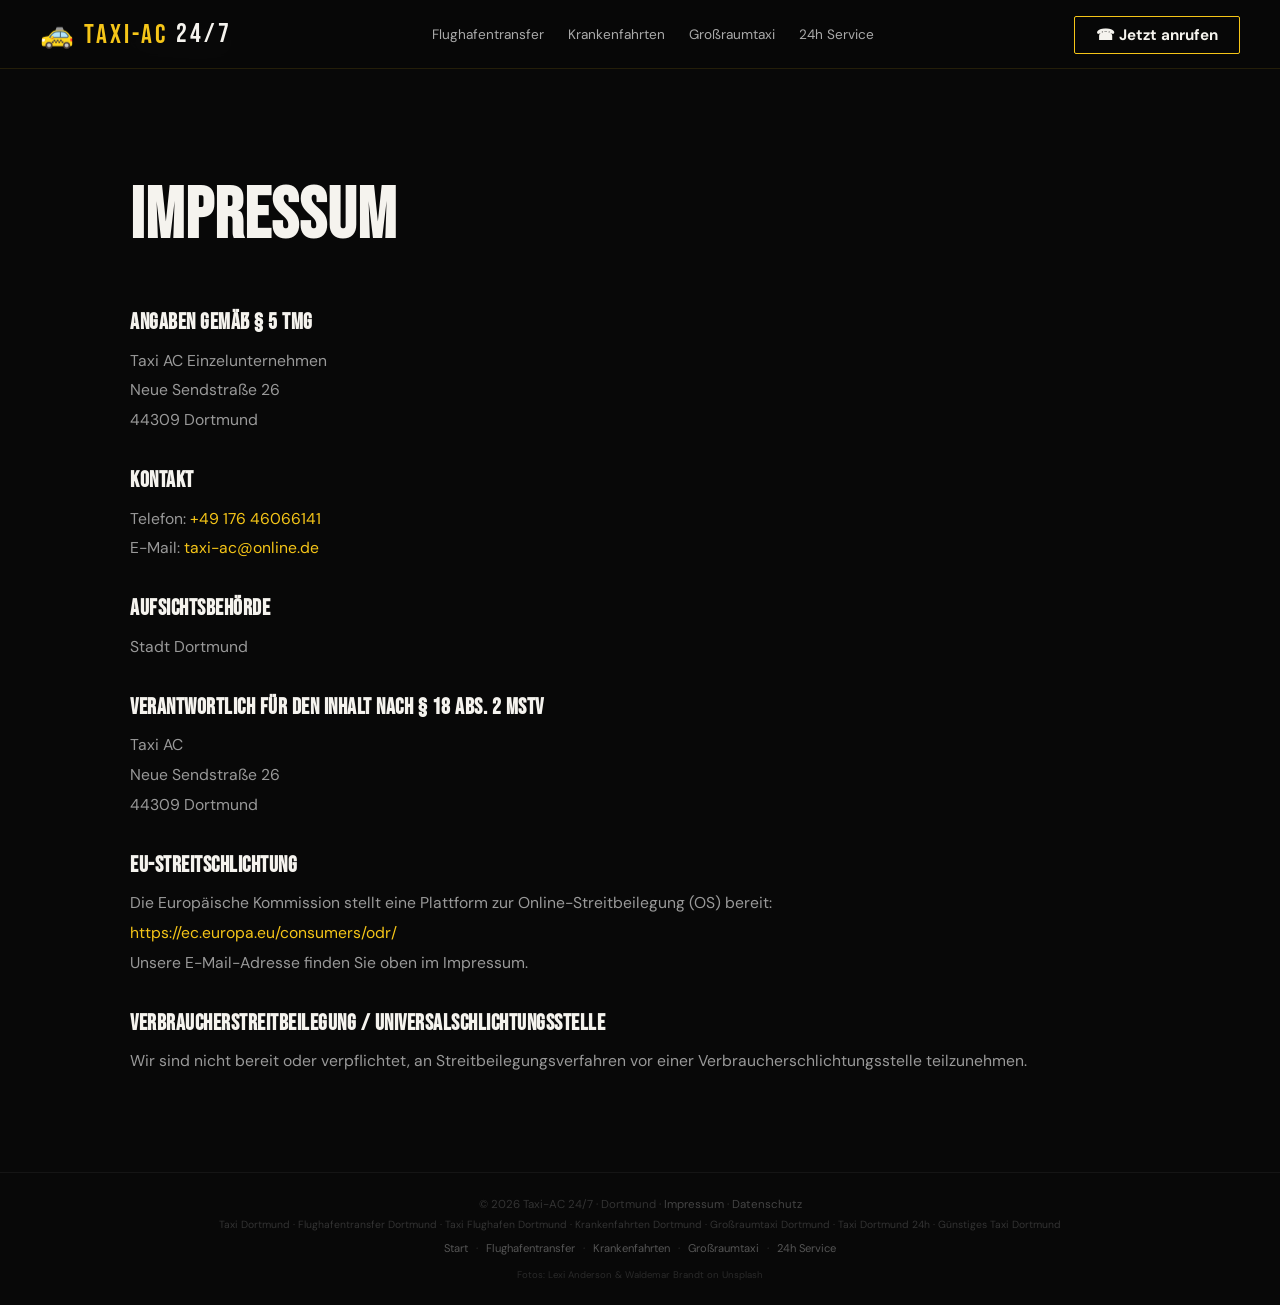
<file: impressum.html>
<!DOCTYPE html>
<html lang="de">
<head>
  <meta charset="UTF-8">
  <meta name="viewport" content="width=device-width, initial-scale=1.0">
  <title>Impressum | Taxi-AC 24/7 Dortmund</title>
  <meta name="description" content="Impressum von Taxi AC Einzelunternehmen, Dortmund.">
  <meta name="robots" content="noindex">
  <link rel="canonical" href="https://www.taxikreisdortmund.de/impressum.html">

  <link rel="icon" href="/favicon.svg" type="image/svg+xml">
  <link rel="icon" type="image/png" sizes="192x192" href="/favicon-192.png">
  <link rel="icon" type="image/png" sizes="48x48" href="/favicon-48.png">
  <link rel="apple-touch-icon" href="/favicon-512.png">
  <link rel="stylesheet" href="/style.css">
</head>
<body>

  <nav>
    <a href="/" class="logo">🚕 Taxi-AC <span>24/7</span></a>
    <div class="nav-links">
      <a href="/flughafentransfer-dortmund.html">Flughafentransfer</a>
      <a href="/krankenfahrten-dortmund.html">Krankenfahrten</a>
      <a href="/grossraumtaxi-dortmund.html">Großraumtaxi</a>
      <a href="/taxi-dortmund-24h.html">24h Service</a>
    </div>
    <div class="nav-tel"><a href="tel:+4917646066141">☎ Jetzt anrufen</a></div>
  </nav>

  <div class="back-link-wrap">
    <a href="/">← Zur Startseite</a>
  </div>

  <section class="section" style="padding-top: 8rem;">
    <h2 class="sec-title">Impressum</h2>

    <h3 style="font-family:'Bebas Neue',sans-serif; font-size:1.4rem; letter-spacing:0.5px; margin: 2rem 0 0.6rem;">Angaben gemäß § 5 TMG</h3>
    <p class="body-text">
      Taxi AC Einzelunternehmen<br>
      Neue Sendstraße 26<br>
      44309 Dortmund
    </p>

    <h3 style="font-family:'Bebas Neue',sans-serif; font-size:1.4rem; letter-spacing:0.5px; margin: 2rem 0 0.6rem;">Kontakt</h3>
    <p class="body-text">
      Telefon: <a href="tel:+4917646066141" style="color:var(--yellow); text-decoration:none;">+49 176 46066141</a><br>
      E-Mail: <a href="mailto:taxi-ac@online.de" style="color:var(--yellow); text-decoration:none;">taxi-ac@online.de</a>
    </p>

    <h3 style="font-family:'Bebas Neue',sans-serif; font-size:1.4rem; letter-spacing:0.5px; margin: 2rem 0 0.6rem;">Aufsichtsbehörde</h3>
    <p class="body-text">Stadt Dortmund</p>

    <h3 style="font-family:'Bebas Neue',sans-serif; font-size:1.4rem; letter-spacing:0.5px; margin: 2rem 0 0.6rem;">Verantwortlich für den Inhalt nach § 18 Abs. 2 MStV</h3>
    <p class="body-text">
      Taxi AC<br>
      Neue Sendstraße 26<br>
      44309 Dortmund
    </p>

    <h3 style="font-family:'Bebas Neue',sans-serif; font-size:1.4rem; letter-spacing:0.5px; margin: 2rem 0 0.6rem;">EU-Streitschlichtung</h3>
    <p class="body-text">
      Die Europäische Kommission stellt eine Plattform zur Online-Streitbeilegung (OS) bereit:
      <a href="https://ec.europa.eu/consumers/odr/" target="_blank" rel="noopener" style="color:var(--yellow); text-decoration:none;">https://ec.europa.eu/consumers/odr/</a><br>
      Unsere E-Mail-Adresse finden Sie oben im Impressum.
    </p>

    <h3 style="font-family:'Bebas Neue',sans-serif; font-size:1.4rem; letter-spacing:0.5px; margin: 2rem 0 0.6rem;">Verbraucherstreitbeilegung / Universalschlichtungsstelle</h3>
    <p class="body-text">
      Wir sind nicht bereit oder verpflichtet, an Streitbeilegungsverfahren vor einer
      Verbraucherschlichtungsstelle teilzunehmen.
    </p>
  </section>

  <footer>
    <p>© 2026 Taxi-AC 24/7 · Dortmund · <a href="#">Impressum</a> · <a href="/datenschutz.html">Datenschutz</a></p>
    <p style="margin-top:0.4rem; font-size:0.65rem;">Taxi Dortmund · Flughafentransfer Dortmund · Taxi Flughafen Dortmund · Krankenfahrten Dortmund · Großraumtaxi Dortmund · Taxi Dortmund 24h · Günstiges Taxi Dortmund</p>
    <p class="footer-nav">
      <a href="/">Start</a>·<a href="/flughafentransfer-dortmund.html">Flughafentransfer</a>·<a href="/krankenfahrten-dortmund.html">Krankenfahrten</a>·<a href="/grossraumtaxi-dortmund.html">Großraumtaxi</a>·<a href="/taxi-dortmund-24h.html">24h Service</a>
    </p>
    <p style="margin-top:0.8rem; font-size:0.6rem; color:#2a2a2a;">
      Fotos: <a href="https://unsplash.com/@lexianderson" target="_blank" rel="noopener" style="color:#2a2a2a; text-decoration:none;">Lexi Anderson</a> &amp; <a href="https://unsplash.com/@waldemarbrandt67w" target="_blank" rel="noopener" style="color:#2a2a2a; text-decoration:none;">Waldemar Brandt</a> on <a href="https://unsplash.com" target="_blank" rel="noopener" style="color:#2a2a2a; text-decoration:none;">Unsplash</a>
    </p>
  </footer>

</body>
</html>
</file>
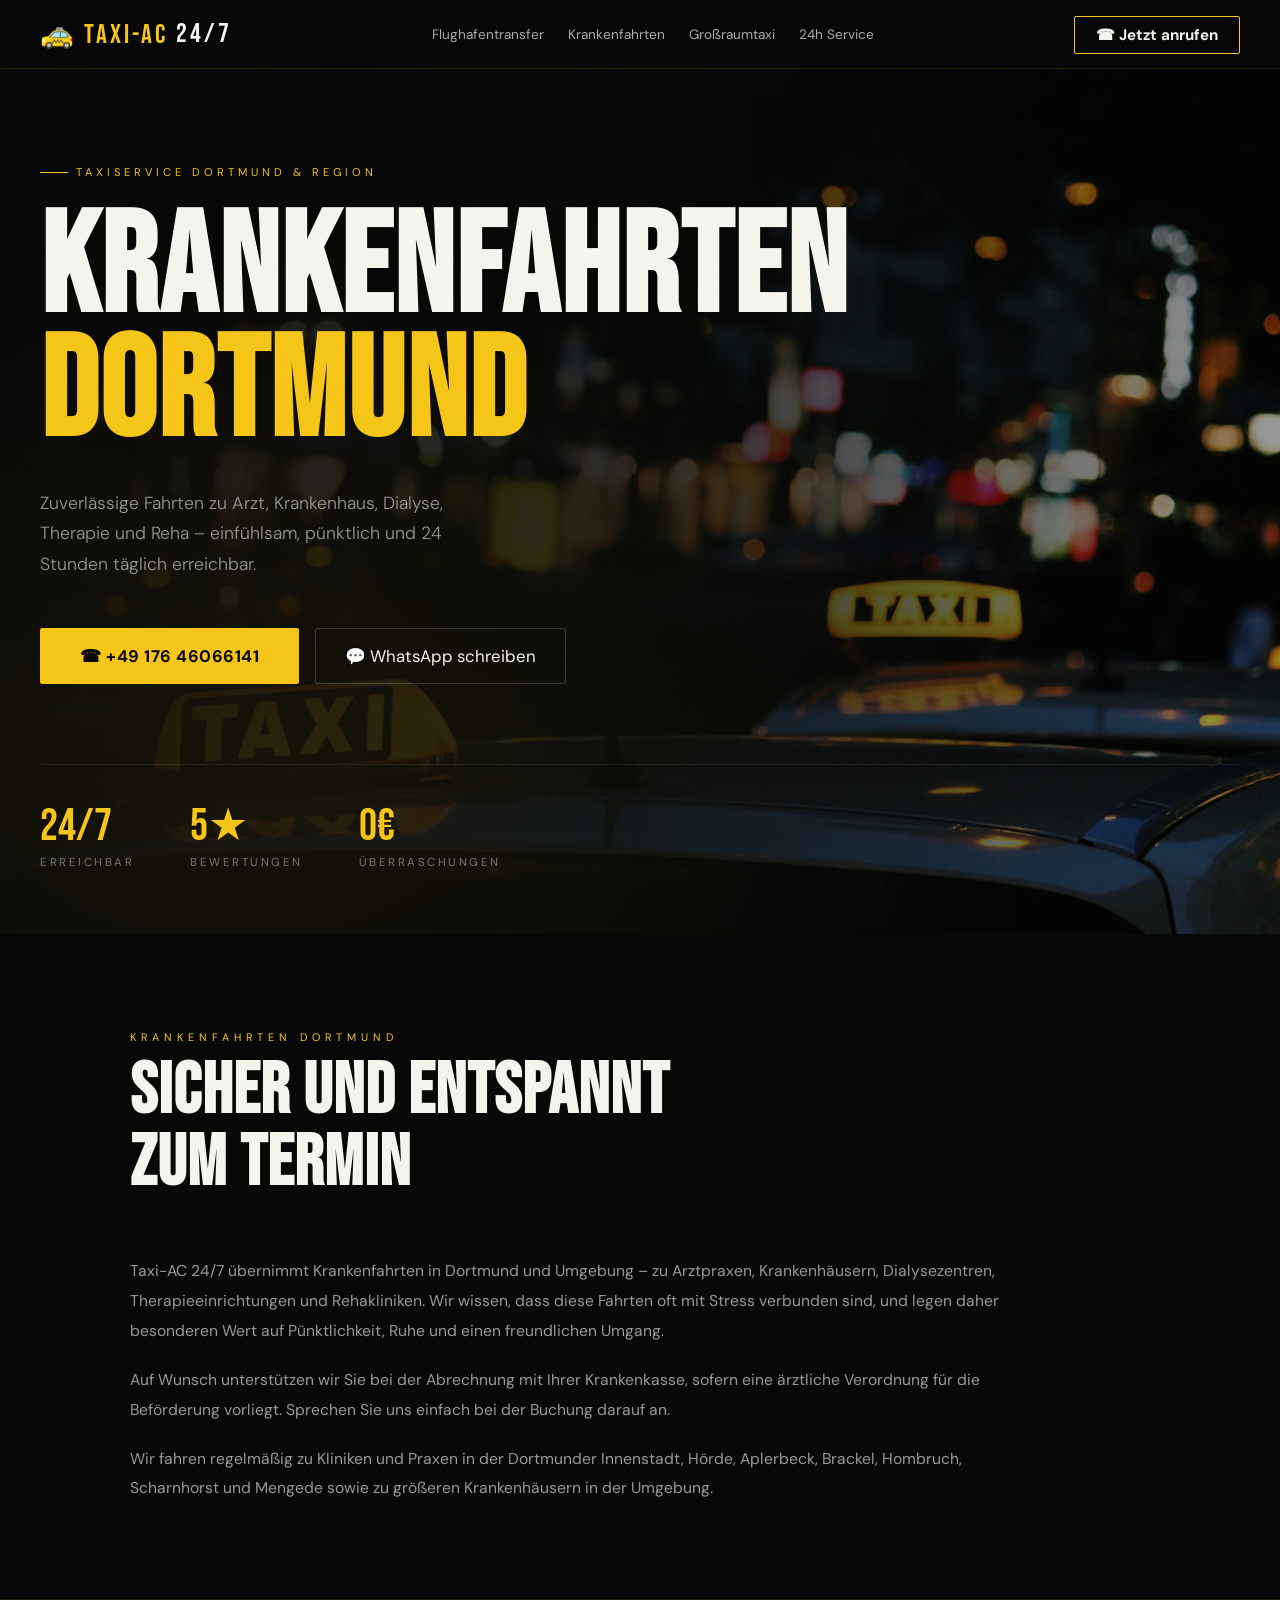
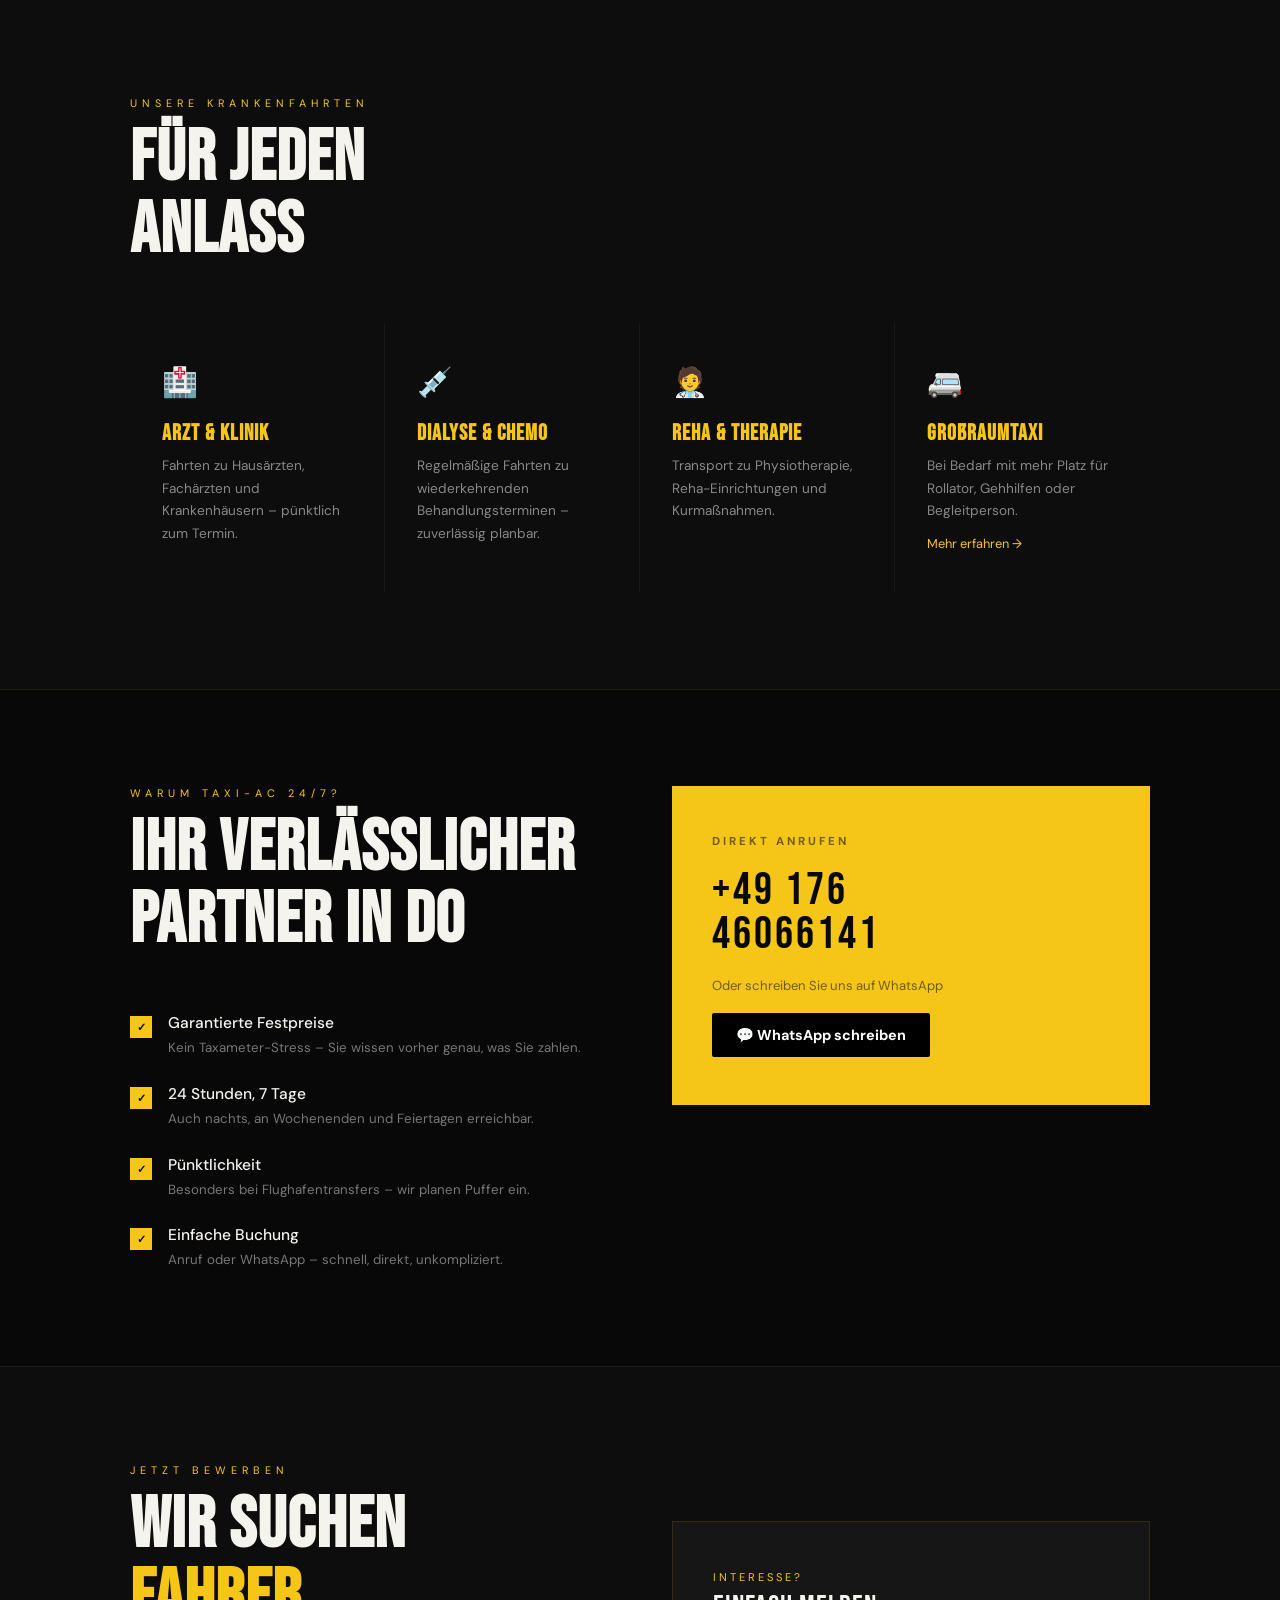
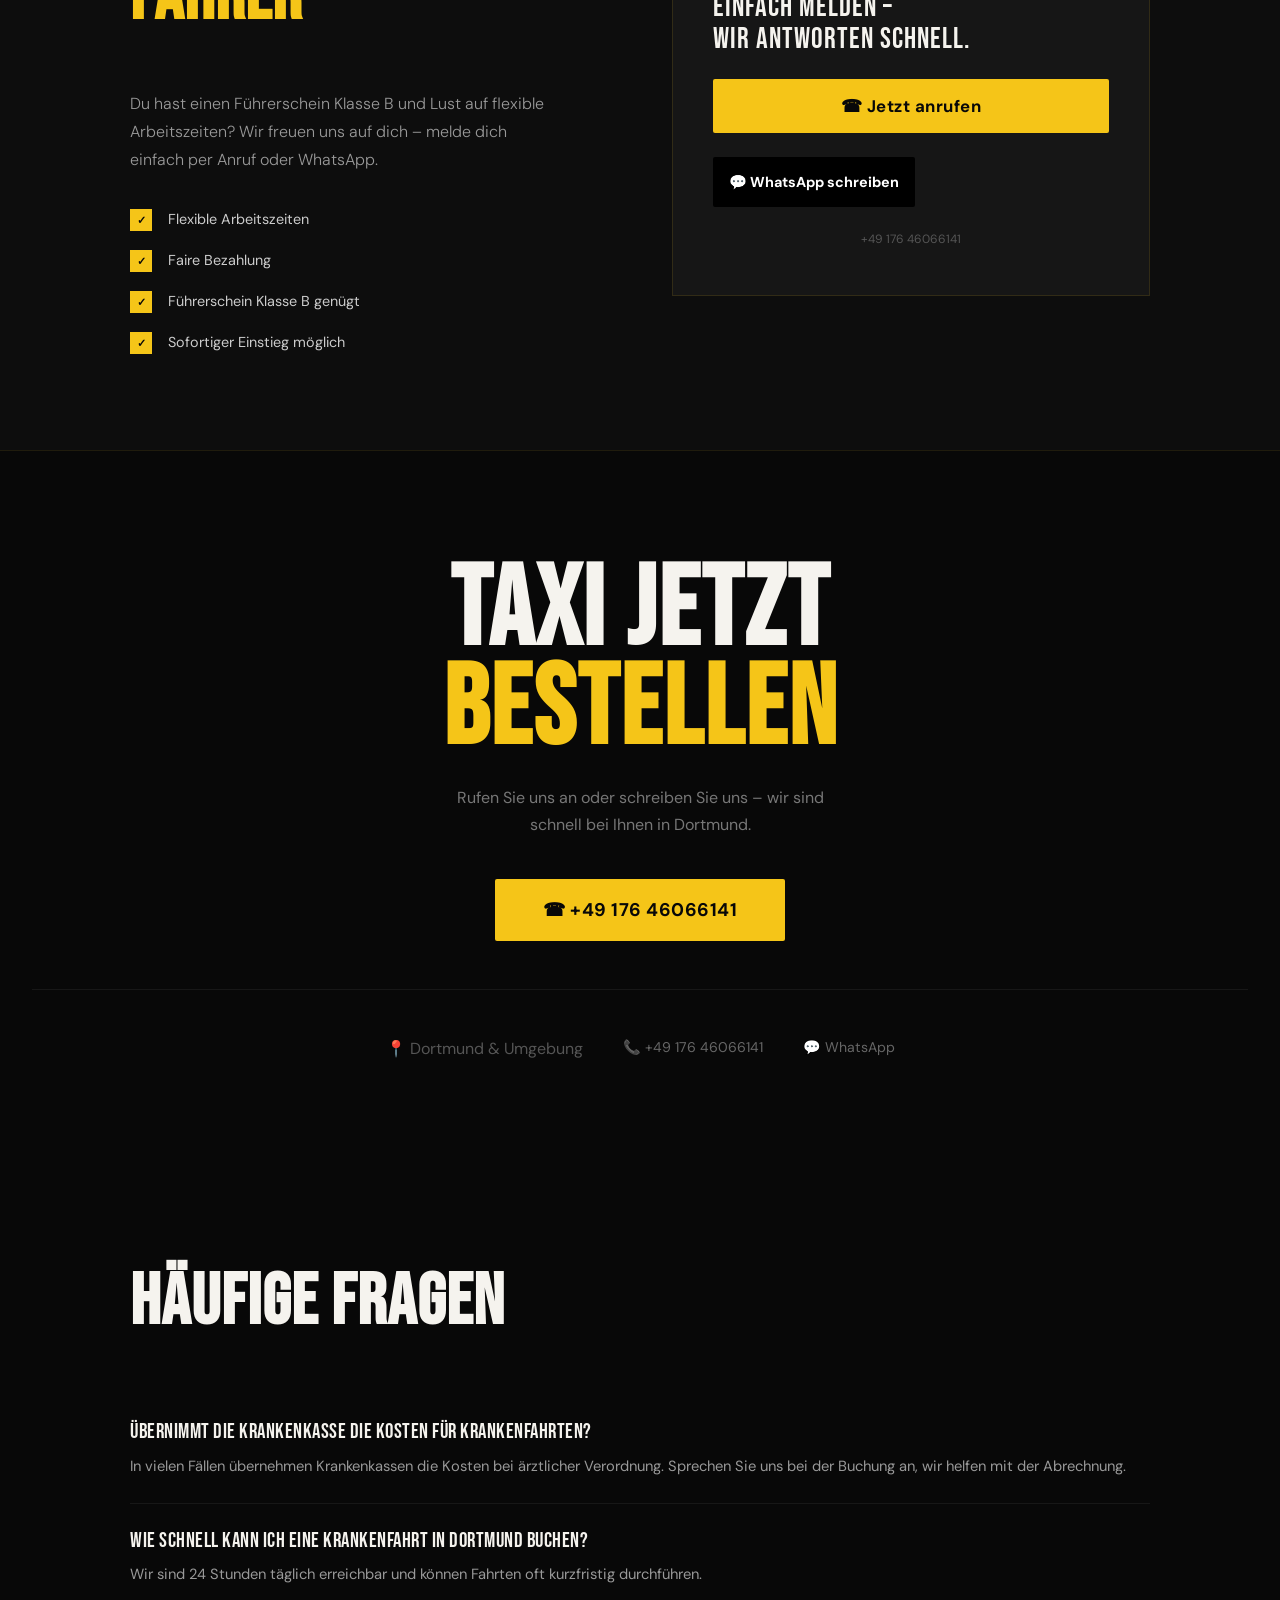
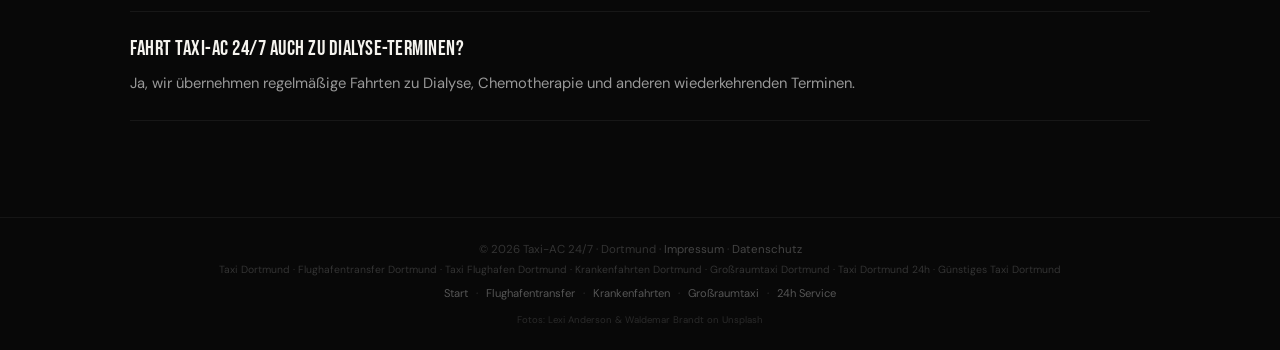
<file: krankenfahrten-dortmund.html>
<!DOCTYPE html>
<html lang="de">
<head>
  <meta charset="UTF-8">
  <meta name="viewport" content="width=device-width, initial-scale=1.0">
  <title>Krankenfahrten Dortmund | Taxi zu Arzt, Klinik & Reha – Taxi-AC 24/7</title>
  <meta name="description" content="Krankenfahrten Dortmund mit Taxi-AC 24/7: Zuverlässige Fahrten zu Arzt, Krankenhaus, Dialyse, Therapie und Reha. Rund um die Uhr erreichbar, auf Wunsch mit Krankenkassen-Abrechnung.">
  <meta name="keywords" content="Krankenfahrten Dortmund, Taxi zum Arzt Dortmund, Krankentransport Dortmund, Taxi Dialyse Dortmund, Taxi Krankenhaus Dortmund, Fahrdienst Dortmund">
  <link rel="canonical" href="https://www.taxikreisdortmund.de/krankenfahrten-dortmund.html">
  <meta property="og:title" content="Krankenfahrten Dortmund – Taxi zu Arzt, Klinik & Reha">
  <meta property="og:description" content="Zuverlässige Krankenfahrten in Dortmund. 24/7 erreichbar, pünktlich, mit Festpreis-Option.">
  <meta property="og:url" content="https://www.taxikreisdortmund.de/krankenfahrten-dortmund.html">
  <meta property="og:type" content="website">
  <meta property="og:image" content="https://www.taxikreisdortmund.de/hero.jpg">

  <link rel="icon" href="/favicon.svg" type="image/svg+xml">
  <link rel="icon" type="image/png" sizes="192x192" href="/favicon-192.png">
  <link rel="icon" type="image/png" sizes="48x48" href="/favicon-48.png">
  <link rel="apple-touch-icon" href="/favicon-512.png">
  <link rel="stylesheet" href="/style.css">

  <script type="application/ld+json">
  {
    "@context": "https://schema.org",
    "@type": "Service",
    "serviceType": "Krankenfahrten",
    "name": "Krankenfahrten Dortmund",
    "provider": {
      "@type": "TaxiService",
      "name": "Taxi-AC 24/7",
      "telephone": "+4917646066141",
      "address": { "@type": "PostalAddress", "streetAddress": "Neue Sendstraße 26", "postalCode": "44309", "addressLocality": "Dortmund", "addressRegion": "Nordrhein-Westfalen", "addressCountry": "DE" },
    "legalName": "Taxi AC Einzelunternehmen",
    "email": "taxi-ac@online.de"
    },
    "areaServed": "Dortmund",
    "description": "Krankenfahrten und Patiententransporte zu Arztpraxen, Kliniken, Dialysezentren und Reha-Einrichtungen in Dortmund."
  }
  </script>

  <script type="application/ld+json">
  {
    "@context": "https://schema.org",
    "@type": "FAQPage",
    "mainEntity": [
      {
        "@type": "Question",
        "name": "Übernimmt die Krankenkasse die Kosten für Krankenfahrten?",
        "acceptedAnswer": { "@type": "Answer", "text": "In vielen Fällen übernehmen Krankenkassen die Kosten bei ärztlicher Verordnung. Bitte sprechen Sie uns bei der Buchung an, wir helfen mit der Abrechnung." }
      },
      {
        "@type": "Question",
        "name": "Wie schnell kann ich eine Krankenfahrt in Dortmund buchen?",
        "acceptedAnswer": { "@type": "Answer", "text": "Wir sind 24 Stunden täglich erreichbar und können Fahrten oft kurzfristig durchführen." }
      },
      {
        "@type": "Question",
        "name": "Fahrt Taxi-AC 24/7 auch zu Dialyse-Terminen?",
        "acceptedAnswer": { "@type": "Answer", "text": "Ja, wir übernehmen regelmäßige Fahrten zu Dialyse, Chemotherapie und anderen wiederkehrenden Terminen." }
      }
    ]
  }
  </script>
</head>
<body>

  <nav>
    <a href="/" class="logo">🚕 Taxi-AC <span>24/7</span></a>
    <div class="nav-links">
      <a href="/flughafentransfer-dortmund.html">Flughafentransfer</a>
      <a href="/krankenfahrten-dortmund.html">Krankenfahrten</a>
      <a href="/grossraumtaxi-dortmund.html">Großraumtaxi</a>
      <a href="/taxi-dortmund-24h.html">24h Service</a>
    </div>
    <div class="nav-tel"><a href="tel:+4917646066141">☎ Jetzt anrufen</a></div>
  </nav>

  <div class="back-link-wrap">
    <a href="/">← Zur Startseite</a>
  </div>

  <section class="hero subpage">
    <p class="hero-tag">Taxiservice Dortmund &amp; Region</p>
    <h1>Krankenfahrten<br><span class="accent">Dortmund</span></h1>
    <p class="hero-sub">
      Zuverlässige Fahrten zu Arzt, Krankenhaus, Dialyse, Therapie und Reha –
      einfühlsam, pünktlich und 24 Stunden täglich erreichbar.
    </p>
    <div class="hero-cta">
      <a href="tel:+4917646066141" class="btn-primary">☎ +49 176 46066141</a>
      <a href="https://wa.me/4917646066141?text=Hallo%2C%20ich%20m%C3%B6chte%20eine%20Krankenfahrt%20in%20Dortmund%20buchen." class="btn-secondary">💬 WhatsApp schreiben</a>
    </div>
    <div class="hero-stats">
      <div class="stat"><span class="stat-n">24/7</span><span class="stat-l">Erreichbar</span></div>
      <div class="stat"><span class="stat-n">5★</span><span class="stat-l">Bewertungen</span></div>
      <div class="stat"><span class="stat-n">0€</span><span class="stat-l">Überraschungen</span></div>
    </div>
  </section>

  <section class="section">
    <p class="sec-label">Krankenfahrten Dortmund</p>
    <h2 class="sec-title">
      Sicher und entspannt<br>zum Termin
    </h2>
    <p class="body-text">
      Taxi-AC 24/7 übernimmt Krankenfahrten in Dortmund und Umgebung – zu Arztpraxen,
      Krankenhäusern, Dialysezentren, Therapieeinrichtungen und Rehakliniken. Wir wissen,
      dass diese Fahrten oft mit Stress verbunden sind, und legen daher besonderen Wert
      auf Pünktlichkeit, Ruhe und einen freundlichen Umgang.
    </p>
    <p class="body-text">
      Auf Wunsch unterstützen wir Sie bei der Abrechnung mit Ihrer Krankenkasse, sofern
      eine ärztliche Verordnung für die Beförderung vorliegt. Sprechen Sie uns einfach
      bei der Buchung darauf an.
    </p>
    <p class="body-text">
      Wir fahren regelmäßig zu Kliniken und Praxen in der Dortmunder Innenstadt, Hörde,
      Aplerbeck, Brackel, Hombruch, Scharnhorst und Mengede sowie zu größeren
      Krankenhäusern in der Umgebung.
    </p>
  </section>

  <div class="services-stripe">
    <div class="section">
      <p class="sec-label">Unsere Krankenfahrten</p>
      <h2 class="sec-title">Für jeden<br>Anlass</h2>
      <div class="services-grid">
        <div class="service-card">
          <div class="service-icon">🏥</div>
          <h3>Arzt &amp; Klinik</h3>
          <p>Fahrten zu Hausärzten, Fachärzten und Krankenhäusern – pünktlich zum Termin.</p>
        </div>
        <div class="service-card">
          <div class="service-icon">💉</div>
          <h3>Dialyse &amp; Chemo</h3>
          <p>Regelmäßige Fahrten zu wiederkehrenden Behandlungsterminen – zuverlässig planbar.</p>
        </div>
        <div class="service-card">
          <div class="service-icon">🧑‍⚕️</div>
          <h3>Reha &amp; Therapie</h3>
          <p>Transport zu Physiotherapie, Reha-Einrichtungen und Kurmaßnahmen.</p>
        </div>
        <div class="service-card">
          <div class="service-icon">🚐</div>
          <h3>Großraumtaxi</h3>
          <p>Bei Bedarf mit mehr Platz für Rollator, Gehhilfen oder Begleitperson.</p>
          <a href="/grossraumtaxi-dortmund.html" class="card-link">Mehr erfahren →</a>
        </div>
      </div>
    </div>
  </div>

  <div>
    <div class="section">
      <div class="why-wrap">
        <div>
          <p class="sec-label">Warum Taxi-AC 24/7?</p>
          <h2 class="sec-title">Ihr verlässlicher<br>Partner in DO</h2>
          <ul class="why-list">
            <li>
              <div class="check-box">✓</div>
              <div class="why-text"><strong>Garantierte Festpreise</strong><span>Kein Taxameter-Stress – Sie wissen vorher genau, was Sie zahlen.</span></div>
            </li>
            <li>
              <div class="check-box">✓</div>
              <div class="why-text"><strong>24 Stunden, 7 Tage</strong><span>Auch nachts, an Wochenenden und Feiertagen erreichbar.</span></div>
            </li>
            <li>
              <div class="check-box">✓</div>
              <div class="why-text"><strong>Pünktlichkeit</strong><span>Besonders bei Flughafentransfers – wir planen Puffer ein.</span></div>
            </li>
            <li>
              <div class="check-box">✓</div>
              <div class="why-text"><strong>Einfache Buchung</strong><span>Anruf oder WhatsApp – schnell, direkt, unkompliziert.</span></div>
            </li>
          </ul>
        </div>
        <div class="cta-box">
          <p class="cta-label">Direkt anrufen</p>
          <a class="cta-tel" href="tel:+4917646066141">+49 176<br>46066141</a>
          <p class="cta-sub">Oder schreiben Sie uns auf WhatsApp</p>
          <a href="https://wa.me/4917646066141" class="wa-btn">💬 WhatsApp schreiben</a>
        </div>
      </div>
    </div>
  </div>
  <!-- FAHRER GESUCHT -->
  <div style="background:#0d0d0d; border-top:1px solid rgba(245,197,24,0.08); border-bottom:1px solid rgba(245,197,24,0.08);">
    <div class="section">
      <div class="fahrer-grid" style="display:grid; grid-template-columns:1fr 1fr; gap:4rem; align-items:center;">
        <div>
          <p class="sec-label">Jetzt bewerben</p>
          <h2 class="sec-title">Wir suchen<br><span style="color:var(--yellow)">Fahrer</span></h2>
          <p style="color:#999; font-size:1rem; line-height:1.75; font-weight:300; max-width:420px;">
            Du hast einen Führerschein Klasse B und Lust auf flexible Arbeitszeiten? Wir freuen uns auf dich – melde dich einfach per Anruf oder WhatsApp.
          </p>
          <ul style="list-style:none; margin-top:2rem; display:flex; flex-direction:column; gap:1rem;">
            <li style="display:flex; gap:1rem; align-items:center;">
              <div class="check-box">✓</div>
              <span style="font-size:0.9rem; color:#ccc;">Flexible Arbeitszeiten</span>
            </li>
            <li style="display:flex; gap:1rem; align-items:center;">
              <div class="check-box">✓</div>
              <span style="font-size:0.9rem; color:#ccc;">Faire Bezahlung</span>
            </li>
            <li style="display:flex; gap:1rem; align-items:center;">
              <div class="check-box">✓</div>
              <span style="font-size:0.9rem; color:#ccc;">Führerschein Klasse B genügt</span>
            </li>
            <li style="display:flex; gap:1rem; align-items:center;">
              <div class="check-box">✓</div>
              <span style="font-size:0.9rem; color:#ccc;">Sofortiger Einstieg möglich</span>
            </li>
          </ul>
        </div>
        <div style="background:#161616; border:1px solid rgba(245,197,24,0.12); padding:3rem 2.5rem; display:flex; flex-direction:column; gap:1.5rem;">
          <div>
            <p style="font-size:0.7rem; letter-spacing:3px; text-transform:uppercase; color:var(--yellow); margin-bottom:0.5rem;">Interesse?</p>
            <p style="font-family:'Bebas Neue',sans-serif; font-size:1.8rem; letter-spacing:1px; line-height:1.1;">Einfach melden –<br>wir antworten schnell.</p>
          </div>
          <a href="tel:+4917646066141" class="btn-primary" style="justify-content:center; text-align:center;">
            ☎ Jetzt anrufen
          </a>
          <a href="https://wa.me/4917646066141?text=Hallo%2C%20ich%20interessiere%20mich%20als%20Fahrer%20bei%20Taxi-AC%2024%2F7." class="wa-btn" style="justify-content:center; text-align:center; padding:1rem;">
            💬 WhatsApp schreiben
          </a>
          <p style="font-size:0.75rem; color:#555; text-align:center;">+49 176 46066141</p>
        </div>
      </div>
    </div>
  </div>
  <section class="bottom-cta">
    <h2>Taxi jetzt<br><span>bestellen</span></h2>
    <p>Rufen Sie uns an oder schreiben Sie uns – wir sind schnell bei Ihnen in Dortmund.</p>
    <a href="tel:+4917646066141" class="btn-primary" style="font-size:1.15rem; padding:1.2rem 3rem; margin: 0 auto;">☎ +49 176 46066141</a>
    <div class="contact-row">
      <span style="color:#555;">📍 Dortmund &amp; Umgebung</span>
      <a href="tel:+4917646066141">📞 +49 176 46066141</a>
      <a href="https://wa.me/4917646066141">💬 WhatsApp</a>
    </div>
  </section>

  <section class="section">
    <h2 class="sec-title">Häufige Fragen</h2>
    <div class="faq-item">
      <h3>Übernimmt die Krankenkasse die Kosten für Krankenfahrten?</h3>
      <p>In vielen Fällen übernehmen Krankenkassen die Kosten bei ärztlicher Verordnung. Sprechen Sie uns bei der Buchung an, wir helfen mit der Abrechnung.</p>
    </div>
    <div class="faq-item">
      <h3>Wie schnell kann ich eine Krankenfahrt in Dortmund buchen?</h3>
      <p>Wir sind 24 Stunden täglich erreichbar und können Fahrten oft kurzfristig durchführen.</p>
    </div>
    <div class="faq-item">
      <h3>Fahrt Taxi-AC 24/7 auch zu Dialyse-Terminen?</h3>
      <p>Ja, wir übernehmen regelmäßige Fahrten zu Dialyse, Chemotherapie und anderen wiederkehrenden Terminen.</p>
    </div>
  </section>

  <footer>
    <p>© 2026 Taxi-AC 24/7 · Dortmund · <a href="/impressum.html">Impressum</a> · <a href="/datenschutz.html">Datenschutz</a></p>
    <p style="margin-top:0.4rem; font-size:0.65rem;">Taxi Dortmund · Flughafentransfer Dortmund · Taxi Flughafen Dortmund · Krankenfahrten Dortmund · Großraumtaxi Dortmund · Taxi Dortmund 24h · Günstiges Taxi Dortmund</p>
    <p class="footer-nav">
      <a href="/">Start</a>·<a href="/flughafentransfer-dortmund.html">Flughafentransfer</a>·<a href="/krankenfahrten-dortmund.html">Krankenfahrten</a>·<a href="/grossraumtaxi-dortmund.html">Großraumtaxi</a>·<a href="/taxi-dortmund-24h.html">24h Service</a>
    </p>
    <p style="margin-top:0.8rem; font-size:0.6rem; color:#2a2a2a;">
      Fotos: <a href="https://unsplash.com/@lexianderson" target="_blank" rel="noopener" style="color:#2a2a2a; text-decoration:none;">Lexi Anderson</a> &amp; <a href="https://unsplash.com/@waldemarbrandt67w" target="_blank" rel="noopener" style="color:#2a2a2a; text-decoration:none;">Waldemar Brandt</a> on <a href="https://unsplash.com" target="_blank" rel="noopener" style="color:#2a2a2a; text-decoration:none;">Unsplash</a>
    </p>
  </footer>

</body>
</html>
</file>
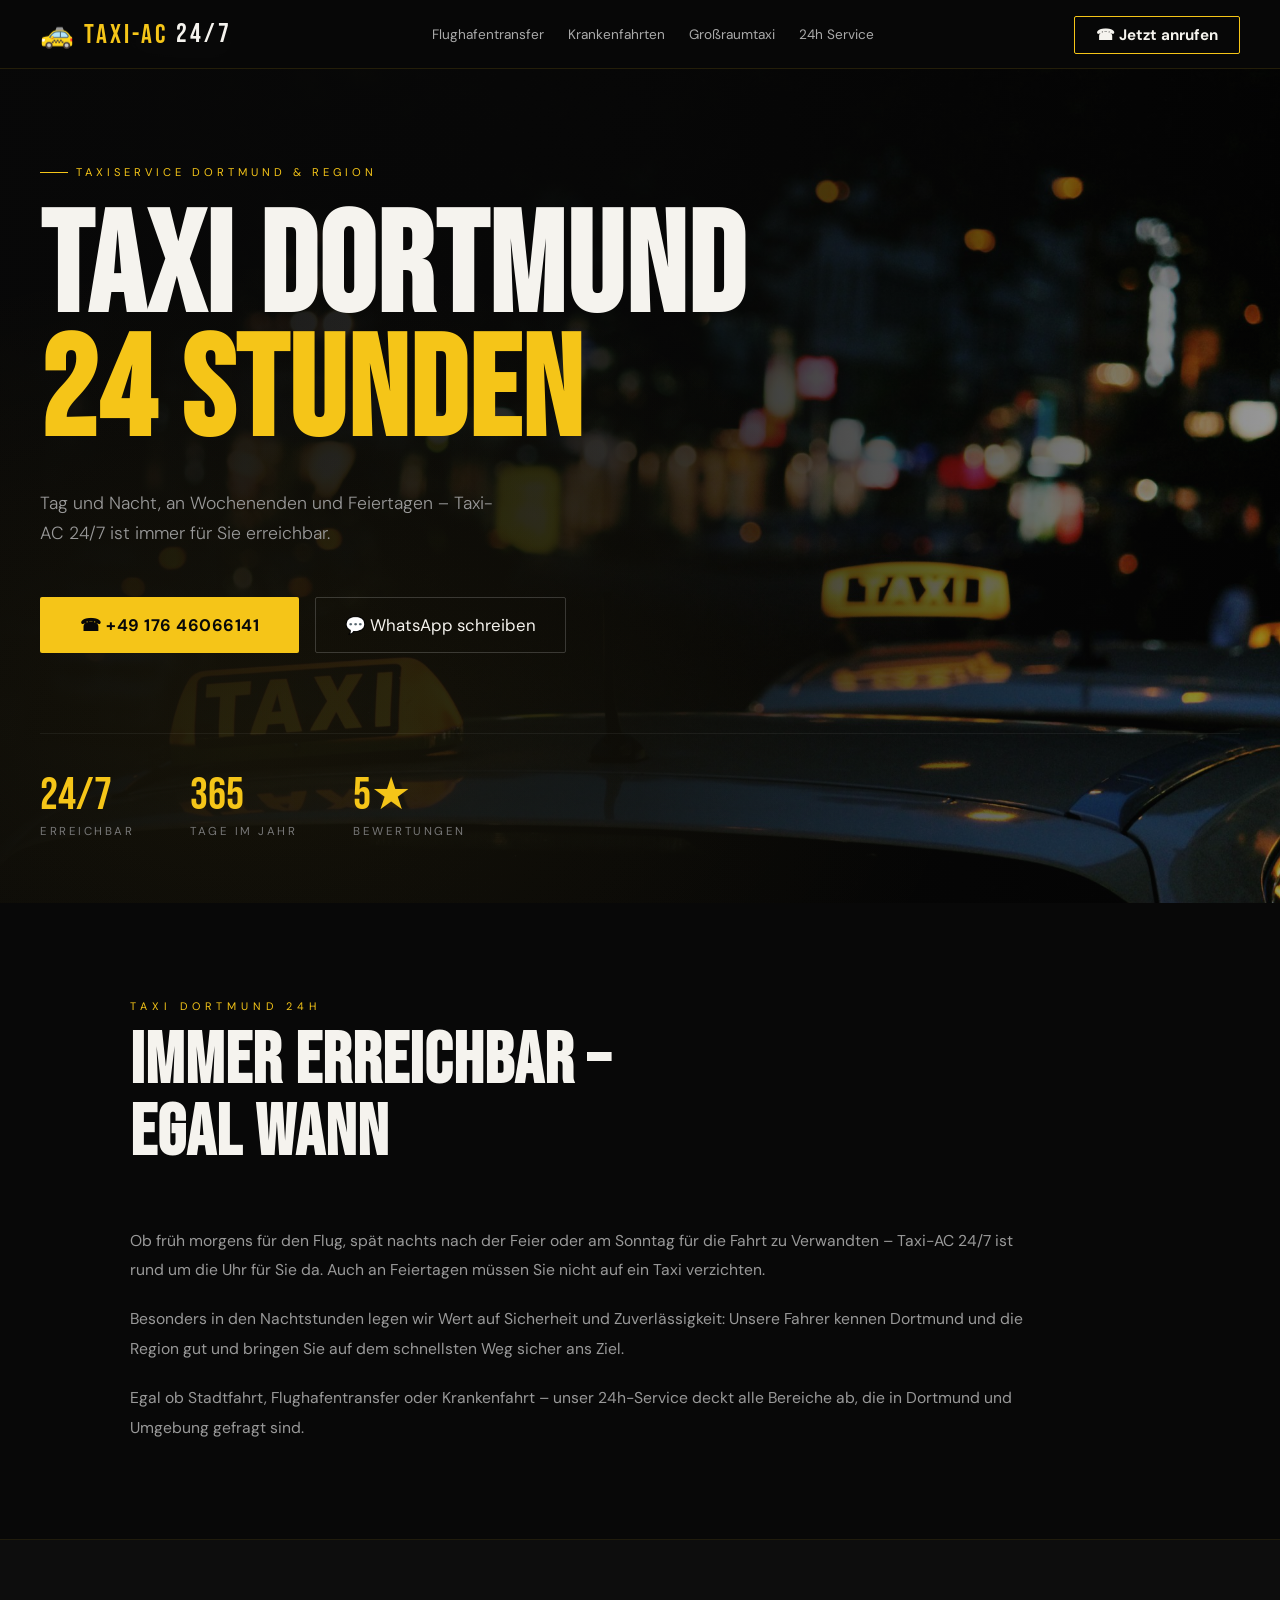
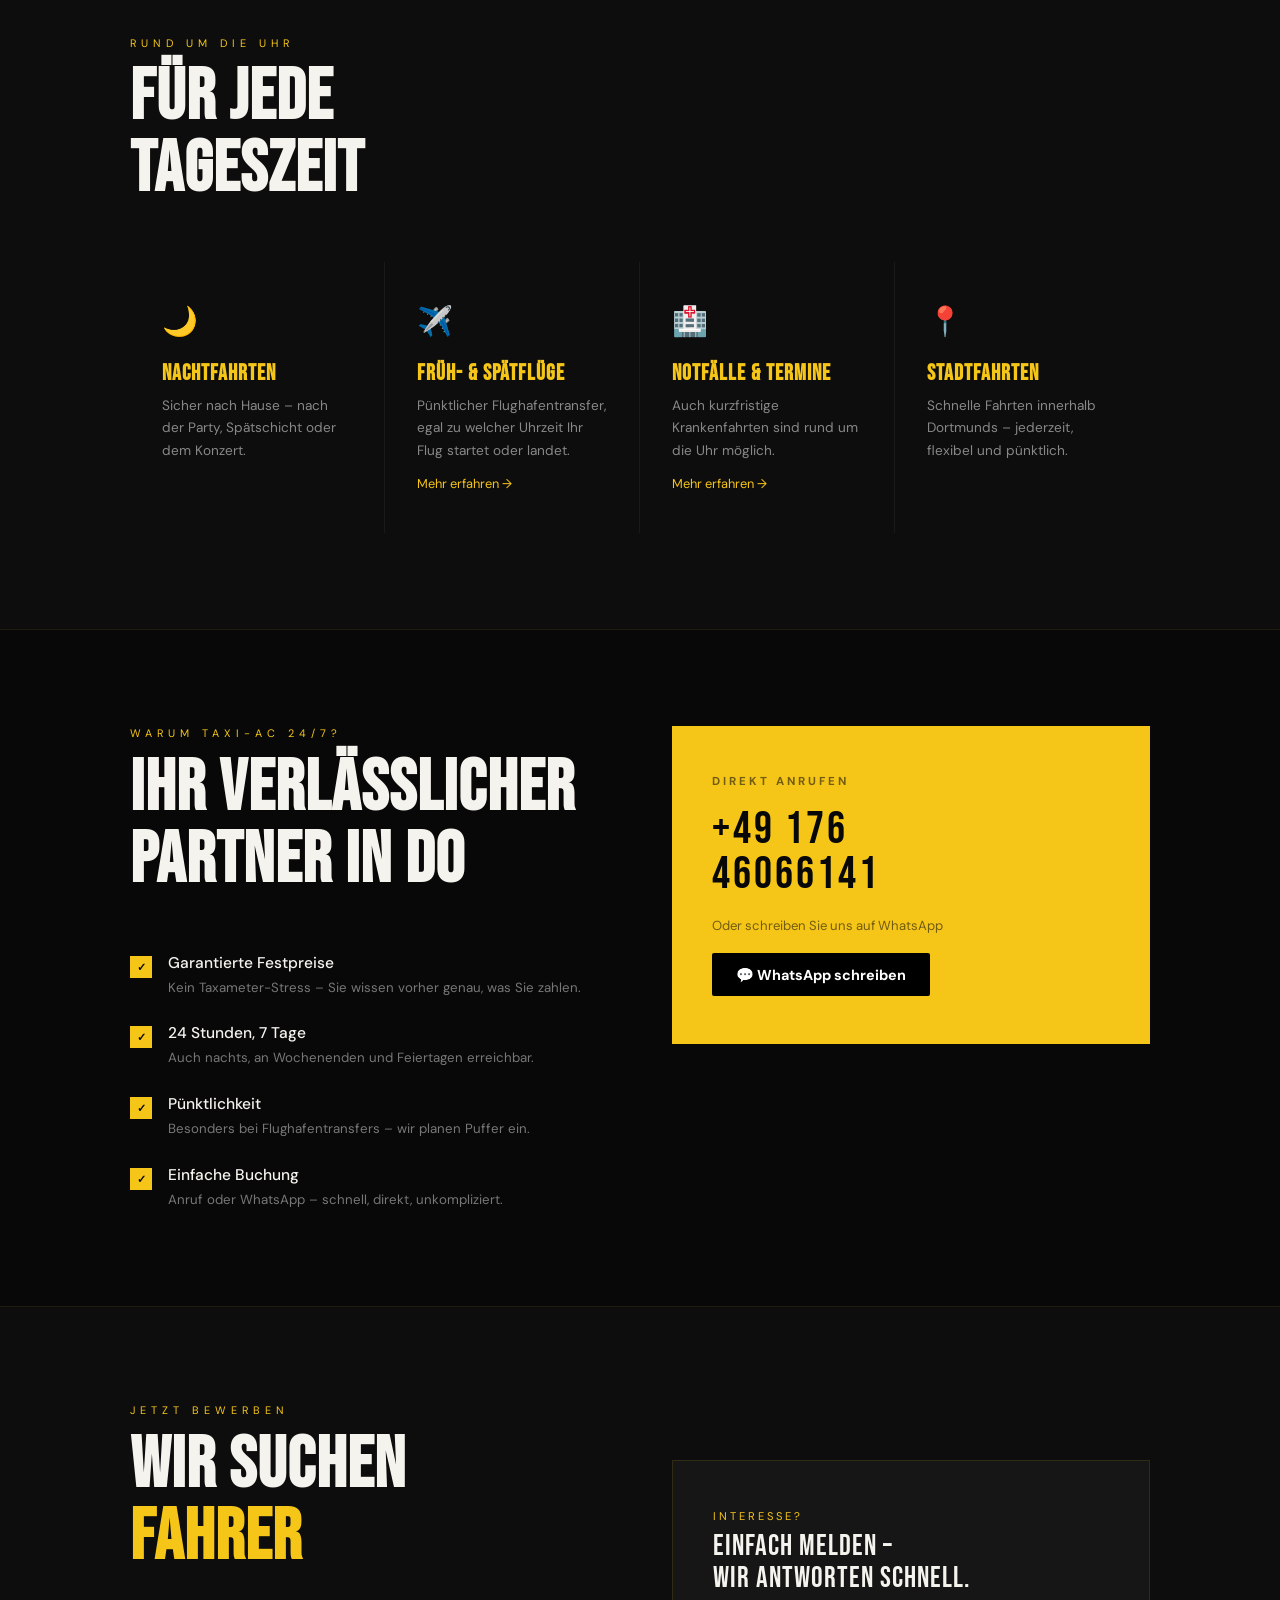
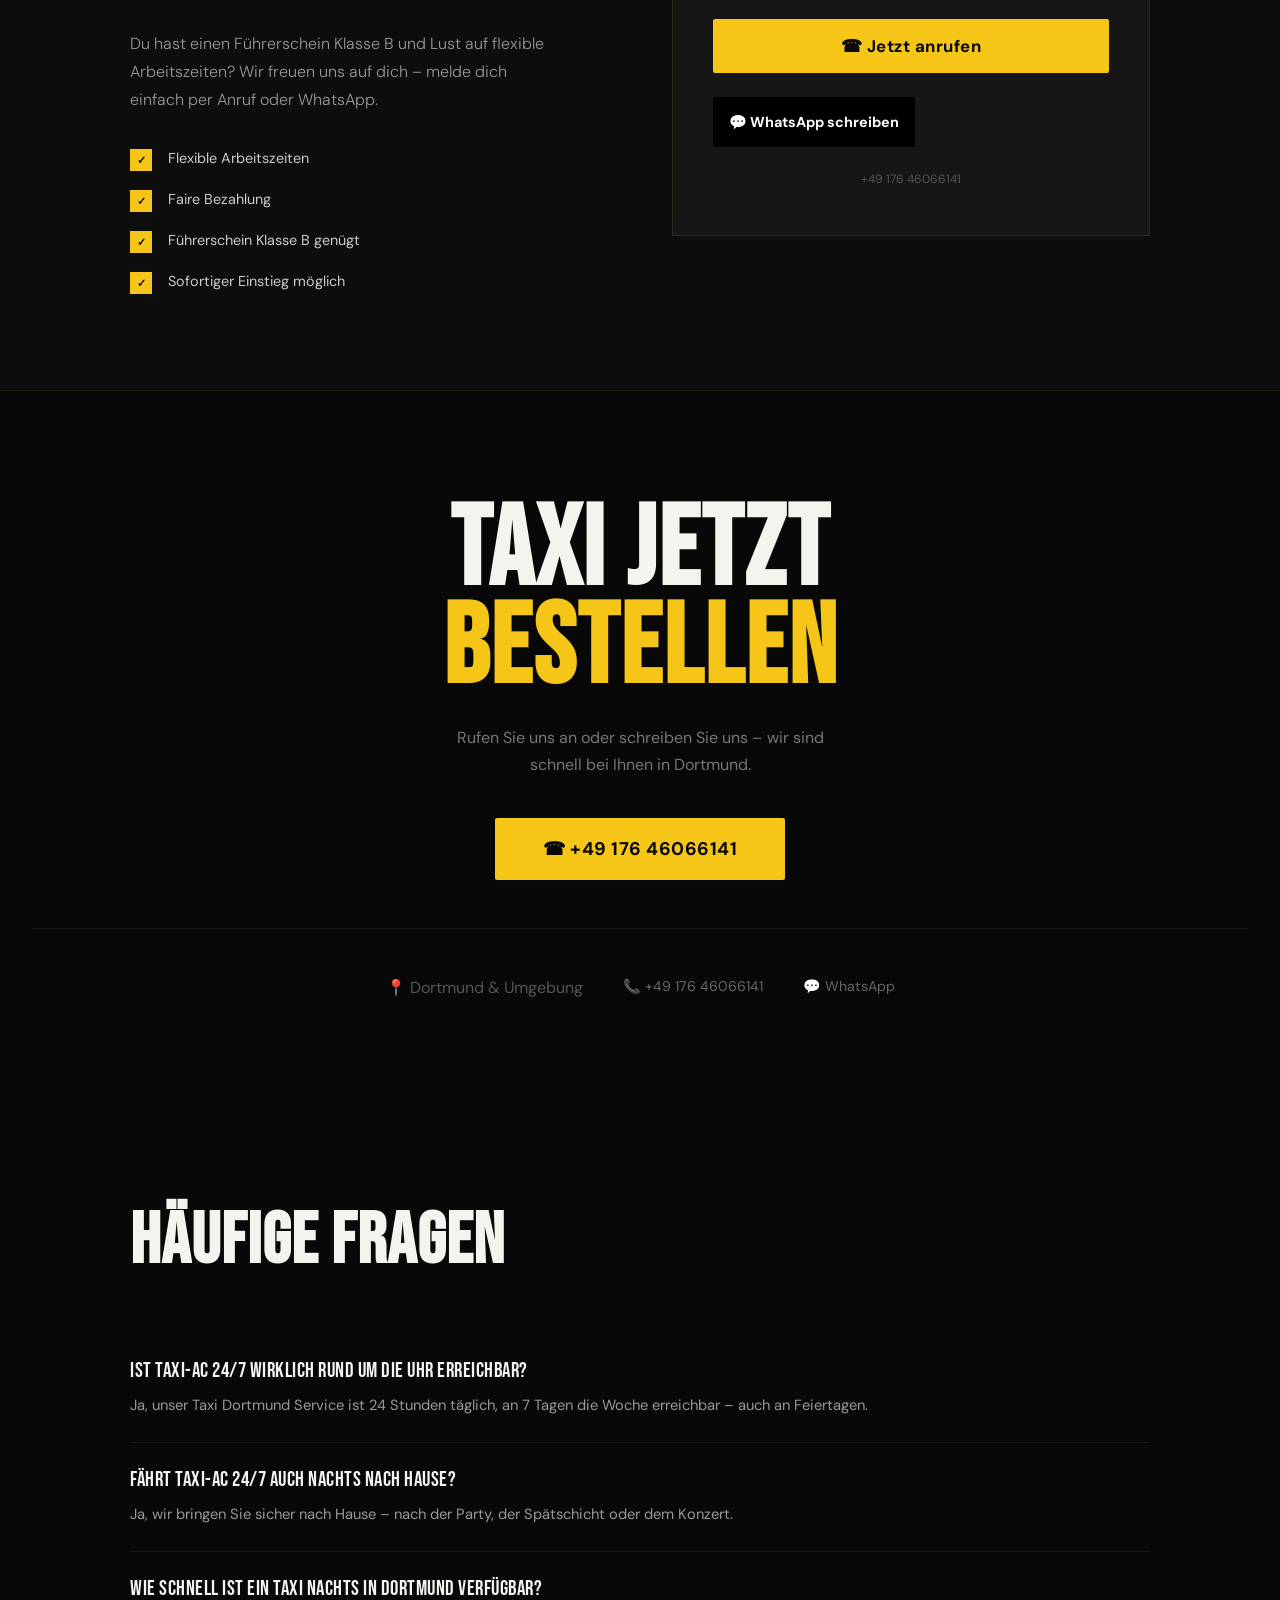
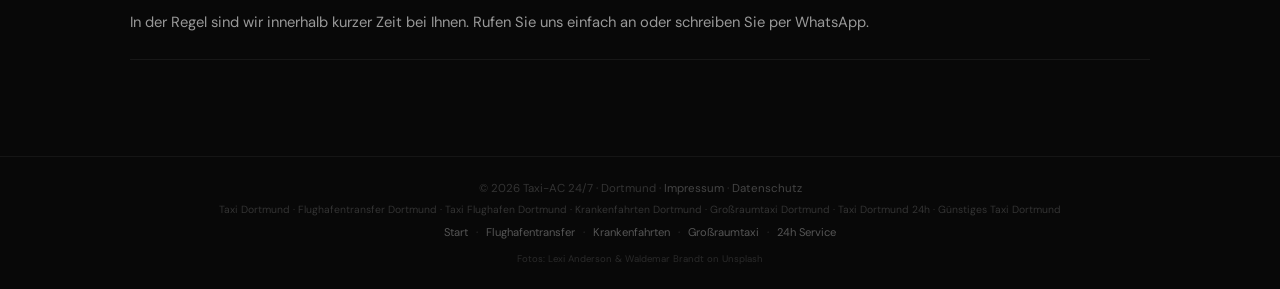
<file: taxi-dortmund-24h.html>
<!DOCTYPE html>
<html lang="de">
<head>
  <meta charset="UTF-8">
  <meta name="viewport" content="width=device-width, initial-scale=1.0">
  <title>Taxi Dortmund 24h | Tag & Nacht erreichbar – Taxi-AC 24/7</title>
  <meta name="description" content="Taxi Dortmund 24 Stunden erreichbar – auch nachts, am Wochenende und an Feiertagen. Stadtfahrten, Nachtfahrten, Flughafentransfer und mehr. Jetzt anrufen oder per WhatsApp buchen.">
  <meta name="keywords" content="Taxi Dortmund 24h, Taxi Dortmund Nacht, Nachttaxi Dortmund, Taxi Dortmund Wochenende, Taxi Dortmund rund um die Uhr, Taxi Dortmund Feiertag">
  <link rel="canonical" href="https://www.taxikreisdortmund.de/taxi-dortmund-24h.html">
  <meta property="og:title" content="Taxi Dortmund 24h – Tag und Nacht erreichbar">
  <meta property="og:description" content="Taxi Dortmund rund um die Uhr buchbar – auch nachts, am Wochenende und an Feiertagen.">
  <meta property="og:url" content="https://www.taxikreisdortmund.de/taxi-dortmund-24h.html">
  <meta property="og:type" content="website">
  <meta property="og:image" content="https://www.taxikreisdortmund.de/hero.jpg">

  <link rel="icon" href="/favicon.svg" type="image/svg+xml">
  <link rel="icon" type="image/png" sizes="192x192" href="/favicon-192.png">
  <link rel="icon" type="image/png" sizes="48x48" href="/favicon-48.png">
  <link rel="apple-touch-icon" href="/favicon-512.png">
  <link rel="stylesheet" href="/style.css">

  <script type="application/ld+json">
  {
    "@context": "https://schema.org",
    "@type": "TaxiService",
    "name": "Taxi-AC 24/7",
    "url": "https://www.taxikreisdortmund.de/taxi-dortmund-24h.html",
    "telephone": "+4917646066141",
    "priceRange": "€€",
    "description": "Taxi Dortmund rund um die Uhr – Stadtfahrten, Nachtfahrten und Flughafentransfer, auch an Wochenenden und Feiertagen.",
    "address": { "@type": "PostalAddress", "streetAddress": "Neue Sendstraße 26", "postalCode": "44309", "addressLocality": "Dortmund", "addressRegion": "Nordrhein-Westfalen", "addressCountry": "DE" },
    "legalName": "Taxi AC Einzelunternehmen",
    "email": "taxi-ac@online.de",
    "openingHoursSpecification": {
      "@type": "OpeningHoursSpecification",
      "dayOfWeek": ["Monday","Tuesday","Wednesday","Thursday","Friday","Saturday","Sunday"],
      "opens": "00:00",
      "closes": "23:59"
    }
  }
  </script>

  <script type="application/ld+json">
  {
    "@context": "https://schema.org",
    "@type": "FAQPage",
    "mainEntity": [
      {
        "@type": "Question",
        "name": "Ist Taxi-AC 24/7 wirklich rund um die Uhr erreichbar?",
        "acceptedAnswer": { "@type": "Answer", "text": "Ja, unser Taxi Dortmund Service ist 24 Stunden täglich, an 7 Tagen die Woche erreichbar – auch an Feiertagen." }
      },
      {
        "@type": "Question",
        "name": "Fährt Taxi-AC 24/7 auch nachts nach Hause?",
        "acceptedAnswer": { "@type": "Answer", "text": "Ja, wir bringen Sie sicher nach Hause – nach der Party, der Spätschicht oder dem Konzert." }
      },
      {
        "@type": "Question",
        "name": "Wie schnell ist ein Taxi nachts in Dortmund verfügbar?",
        "acceptedAnswer": { "@type": "Answer", "text": "In der Regel sind wir innerhalb kurzer Zeit bei Ihnen. Rufen Sie uns einfach an oder schreiben Sie per WhatsApp." }
      }
    ]
  }
  </script>
</head>
<body>

  <nav>
    <a href="/" class="logo">🚕 Taxi-AC <span>24/7</span></a>
    <div class="nav-links">
      <a href="/flughafentransfer-dortmund.html">Flughafentransfer</a>
      <a href="/krankenfahrten-dortmund.html">Krankenfahrten</a>
      <a href="/grossraumtaxi-dortmund.html">Großraumtaxi</a>
      <a href="/taxi-dortmund-24h.html">24h Service</a>
    </div>
    <div class="nav-tel"><a href="tel:+4917646066141">☎ Jetzt anrufen</a></div>
  </nav>

  <div class="back-link-wrap">
    <a href="/">← Zur Startseite</a>
  </div>

  <section class="hero subpage">
    <p class="hero-tag">Taxiservice Dortmund &amp; Region</p>
    <h1>Taxi Dortmund<br><span class="accent">24 Stunden</span></h1>
    <p class="hero-sub">
      Tag und Nacht, an Wochenenden und Feiertagen – Taxi-AC 24/7 ist
      immer für Sie erreichbar.
    </p>
    <div class="hero-cta">
      <a href="tel:+4917646066141" class="btn-primary">☎ +49 176 46066141</a>
      <a href="https://wa.me/4917646066141" class="btn-secondary">💬 WhatsApp schreiben</a>
    </div>
    <div class="hero-stats">
      <div class="stat"><span class="stat-n">24/7</span><span class="stat-l">Erreichbar</span></div>
      <div class="stat"><span class="stat-n">365</span><span class="stat-l">Tage im Jahr</span></div>
      <div class="stat"><span class="stat-n">5★</span><span class="stat-l">Bewertungen</span></div>
    </div>
  </section>

  <section class="section">
    <p class="sec-label">Taxi Dortmund 24h</p>
    <h2 class="sec-title">
      Immer erreichbar –<br>egal wann
    </h2>
    <p class="body-text">
      Ob früh morgens für den Flug, spät nachts nach der Feier oder am Sonntag für die
      Fahrt zu Verwandten – Taxi-AC 24/7 ist rund um die Uhr für Sie da. Auch an
      Feiertagen müssen Sie nicht auf ein Taxi verzichten.
    </p>
    <p class="body-text">
      Besonders in den Nachtstunden legen wir Wert auf Sicherheit und Zuverlässigkeit:
      Unsere Fahrer kennen Dortmund und die Region gut und bringen Sie auf dem
      schnellsten Weg sicher ans Ziel.
    </p>
    <p class="body-text">
      Egal ob Stadtfahrt, Flughafentransfer oder Krankenfahrt – unser 24h-Service deckt
      alle Bereiche ab, die in Dortmund und Umgebung gefragt sind.
    </p>
  </section>

  <div class="services-stripe">
    <div class="section">
      <p class="sec-label">Rund um die Uhr</p>
      <h2 class="sec-title">Für jede<br>Tageszeit</h2>
      <div class="services-grid">
        <div class="service-card">
          <div class="service-icon">🌙</div>
          <h3>Nachtfahrten</h3>
          <p>Sicher nach Hause – nach der Party, Spätschicht oder dem Konzert.</p>
        </div>
        <div class="service-card">
          <div class="service-icon">✈️</div>
          <h3>Früh- &amp; Spätflüge</h3>
          <p>Pünktlicher Flughafentransfer, egal zu welcher Uhrzeit Ihr Flug startet oder landet.</p>
          <a href="/flughafentransfer-dortmund.html" class="card-link">Mehr erfahren →</a>
        </div>
        <div class="service-card">
          <div class="service-icon">🏥</div>
          <h3>Notfälle &amp; Termine</h3>
          <p>Auch kurzfristige Krankenfahrten sind rund um die Uhr möglich.</p>
          <a href="/krankenfahrten-dortmund.html" class="card-link">Mehr erfahren →</a>
        </div>
        <div class="service-card">
          <div class="service-icon">📍</div>
          <h3>Stadtfahrten</h3>
          <p>Schnelle Fahrten innerhalb Dortmunds – jederzeit, flexibel und pünktlich.</p>
        </div>
      </div>
    </div>
  </div>

  <div>
    <div class="section">
      <div class="why-wrap">
        <div>
          <p class="sec-label">Warum Taxi-AC 24/7?</p>
          <h2 class="sec-title">Ihr verlässlicher<br>Partner in DO</h2>
          <ul class="why-list">
            <li>
              <div class="check-box">✓</div>
              <div class="why-text"><strong>Garantierte Festpreise</strong><span>Kein Taxameter-Stress – Sie wissen vorher genau, was Sie zahlen.</span></div>
            </li>
            <li>
              <div class="check-box">✓</div>
              <div class="why-text"><strong>24 Stunden, 7 Tage</strong><span>Auch nachts, an Wochenenden und Feiertagen erreichbar.</span></div>
            </li>
            <li>
              <div class="check-box">✓</div>
              <div class="why-text"><strong>Pünktlichkeit</strong><span>Besonders bei Flughafentransfers – wir planen Puffer ein.</span></div>
            </li>
            <li>
              <div class="check-box">✓</div>
              <div class="why-text"><strong>Einfache Buchung</strong><span>Anruf oder WhatsApp – schnell, direkt, unkompliziert.</span></div>
            </li>
          </ul>
        </div>
        <div class="cta-box">
          <p class="cta-label">Direkt anrufen</p>
          <a class="cta-tel" href="tel:+4917646066141">+49 176<br>46066141</a>
          <p class="cta-sub">Oder schreiben Sie uns auf WhatsApp</p>
          <a href="https://wa.me/4917646066141" class="wa-btn">💬 WhatsApp schreiben</a>
        </div>
      </div>
    </div>
  </div>
  <!-- FAHRER GESUCHT -->
  <div style="background:#0d0d0d; border-top:1px solid rgba(245,197,24,0.08); border-bottom:1px solid rgba(245,197,24,0.08);">
    <div class="section">
      <div class="fahrer-grid" style="display:grid; grid-template-columns:1fr 1fr; gap:4rem; align-items:center;">
        <div>
          <p class="sec-label">Jetzt bewerben</p>
          <h2 class="sec-title">Wir suchen<br><span style="color:var(--yellow)">Fahrer</span></h2>
          <p style="color:#999; font-size:1rem; line-height:1.75; font-weight:300; max-width:420px;">
            Du hast einen Führerschein Klasse B und Lust auf flexible Arbeitszeiten? Wir freuen uns auf dich – melde dich einfach per Anruf oder WhatsApp.
          </p>
          <ul style="list-style:none; margin-top:2rem; display:flex; flex-direction:column; gap:1rem;">
            <li style="display:flex; gap:1rem; align-items:center;">
              <div class="check-box">✓</div>
              <span style="font-size:0.9rem; color:#ccc;">Flexible Arbeitszeiten</span>
            </li>
            <li style="display:flex; gap:1rem; align-items:center;">
              <div class="check-box">✓</div>
              <span style="font-size:0.9rem; color:#ccc;">Faire Bezahlung</span>
            </li>
            <li style="display:flex; gap:1rem; align-items:center;">
              <div class="check-box">✓</div>
              <span style="font-size:0.9rem; color:#ccc;">Führerschein Klasse B genügt</span>
            </li>
            <li style="display:flex; gap:1rem; align-items:center;">
              <div class="check-box">✓</div>
              <span style="font-size:0.9rem; color:#ccc;">Sofortiger Einstieg möglich</span>
            </li>
          </ul>
        </div>
        <div style="background:#161616; border:1px solid rgba(245,197,24,0.12); padding:3rem 2.5rem; display:flex; flex-direction:column; gap:1.5rem;">
          <div>
            <p style="font-size:0.7rem; letter-spacing:3px; text-transform:uppercase; color:var(--yellow); margin-bottom:0.5rem;">Interesse?</p>
            <p style="font-family:'Bebas Neue',sans-serif; font-size:1.8rem; letter-spacing:1px; line-height:1.1;">Einfach melden –<br>wir antworten schnell.</p>
          </div>
          <a href="tel:+4917646066141" class="btn-primary" style="justify-content:center; text-align:center;">
            ☎ Jetzt anrufen
          </a>
          <a href="https://wa.me/4917646066141?text=Hallo%2C%20ich%20interessiere%20mich%20als%20Fahrer%20bei%20Taxi-AC%2024%2F7." class="wa-btn" style="justify-content:center; text-align:center; padding:1rem;">
            💬 WhatsApp schreiben
          </a>
          <p style="font-size:0.75rem; color:#555; text-align:center;">+49 176 46066141</p>
        </div>
      </div>
    </div>
  </div>
  <section class="bottom-cta">
    <h2>Taxi jetzt<br><span>bestellen</span></h2>
    <p>Rufen Sie uns an oder schreiben Sie uns – wir sind schnell bei Ihnen in Dortmund.</p>
    <a href="tel:+4917646066141" class="btn-primary" style="font-size:1.15rem; padding:1.2rem 3rem; margin: 0 auto;">☎ +49 176 46066141</a>
    <div class="contact-row">
      <span style="color:#555;">📍 Dortmund &amp; Umgebung</span>
      <a href="tel:+4917646066141">📞 +49 176 46066141</a>
      <a href="https://wa.me/4917646066141">💬 WhatsApp</a>
    </div>
  </section>

  <section class="section">
    <h2 class="sec-title">Häufige Fragen</h2>
    <div class="faq-item">
      <h3>Ist Taxi-AC 24/7 wirklich rund um die Uhr erreichbar?</h3>
      <p>Ja, unser Taxi Dortmund Service ist 24 Stunden täglich, an 7 Tagen die Woche erreichbar – auch an Feiertagen.</p>
    </div>
    <div class="faq-item">
      <h3>Fährt Taxi-AC 24/7 auch nachts nach Hause?</h3>
      <p>Ja, wir bringen Sie sicher nach Hause – nach der Party, der Spätschicht oder dem Konzert.</p>
    </div>
    <div class="faq-item">
      <h3>Wie schnell ist ein Taxi nachts in Dortmund verfügbar?</h3>
      <p>In der Regel sind wir innerhalb kurzer Zeit bei Ihnen. Rufen Sie uns einfach an oder schreiben Sie per WhatsApp.</p>
    </div>
  </section>

  <footer>
    <p>© 2026 Taxi-AC 24/7 · Dortmund · <a href="/impressum.html">Impressum</a> · <a href="/datenschutz.html">Datenschutz</a></p>
    <p style="margin-top:0.4rem; font-size:0.65rem;">Taxi Dortmund · Flughafentransfer Dortmund · Taxi Flughafen Dortmund · Krankenfahrten Dortmund · Großraumtaxi Dortmund · Taxi Dortmund 24h · Günstiges Taxi Dortmund</p>
    <p class="footer-nav">
      <a href="/">Start</a>·<a href="/flughafentransfer-dortmund.html">Flughafentransfer</a>·<a href="/krankenfahrten-dortmund.html">Krankenfahrten</a>·<a href="/grossraumtaxi-dortmund.html">Großraumtaxi</a>·<a href="/taxi-dortmund-24h.html">24h Service</a>
    </p>
    <p style="margin-top:0.8rem; font-size:0.6rem; color:#2a2a2a;">
      Fotos: <a href="https://unsplash.com/@lexianderson" target="_blank" rel="noopener" style="color:#2a2a2a; text-decoration:none;">Lexi Anderson</a> &amp; <a href="https://unsplash.com/@waldemarbrandt67w" target="_blank" rel="noopener" style="color:#2a2a2a; text-decoration:none;">Waldemar Brandt</a> on <a href="https://unsplash.com" target="_blank" rel="noopener" style="color:#2a2a2a; text-decoration:none;">Unsplash</a>
    </p>
  </footer>

</body>
</html>
</file>
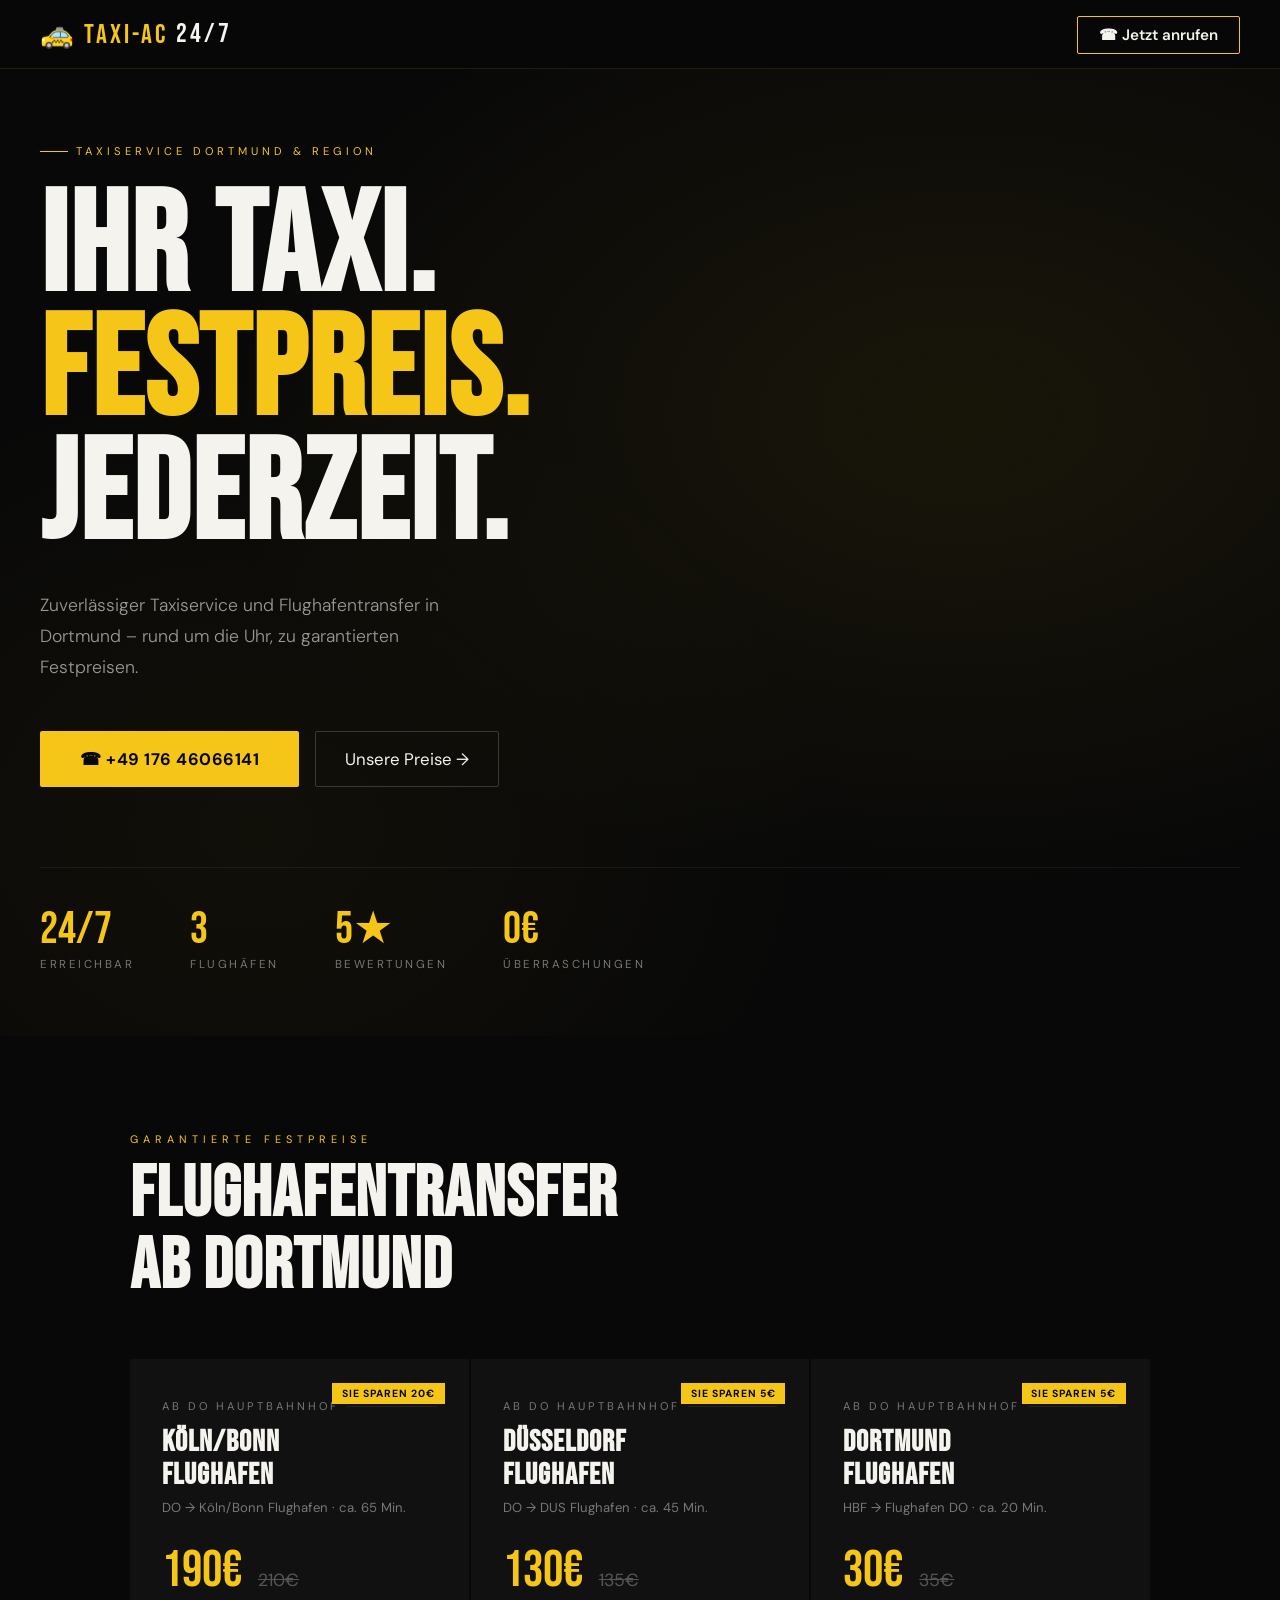
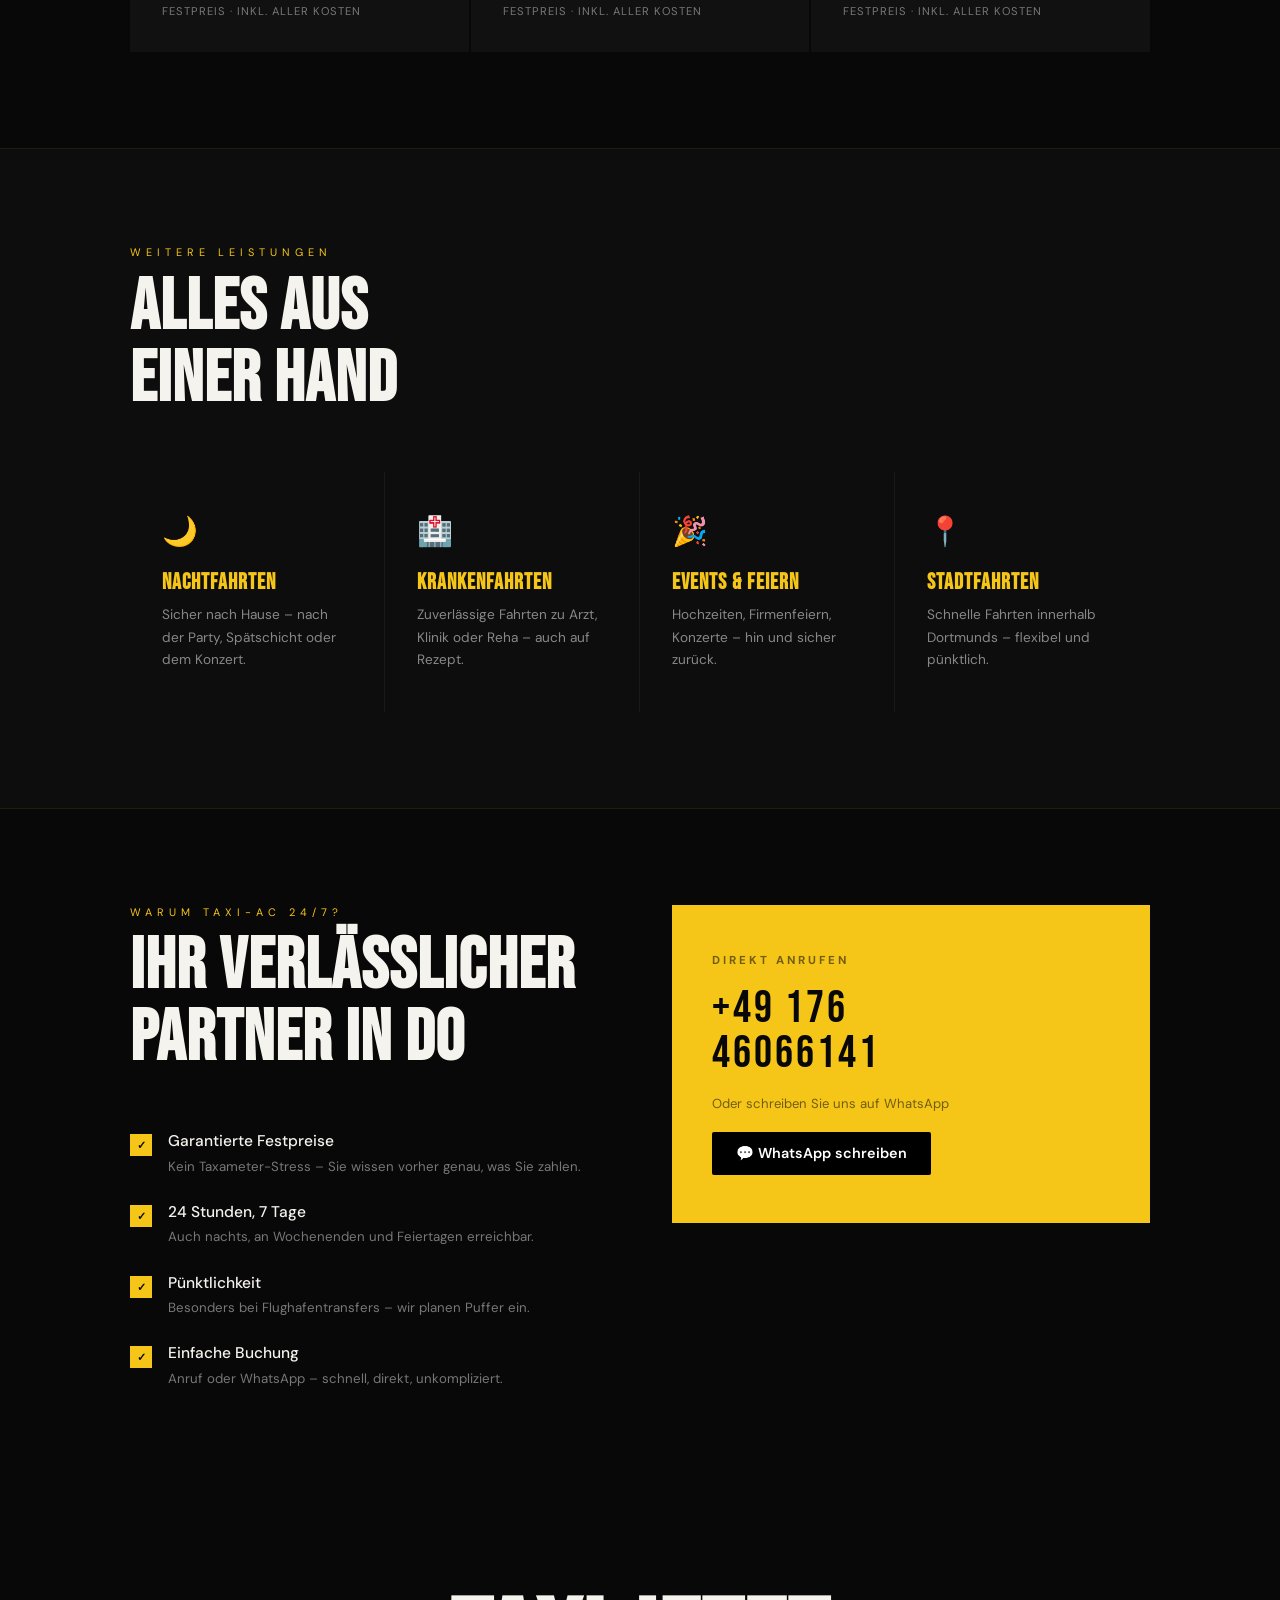
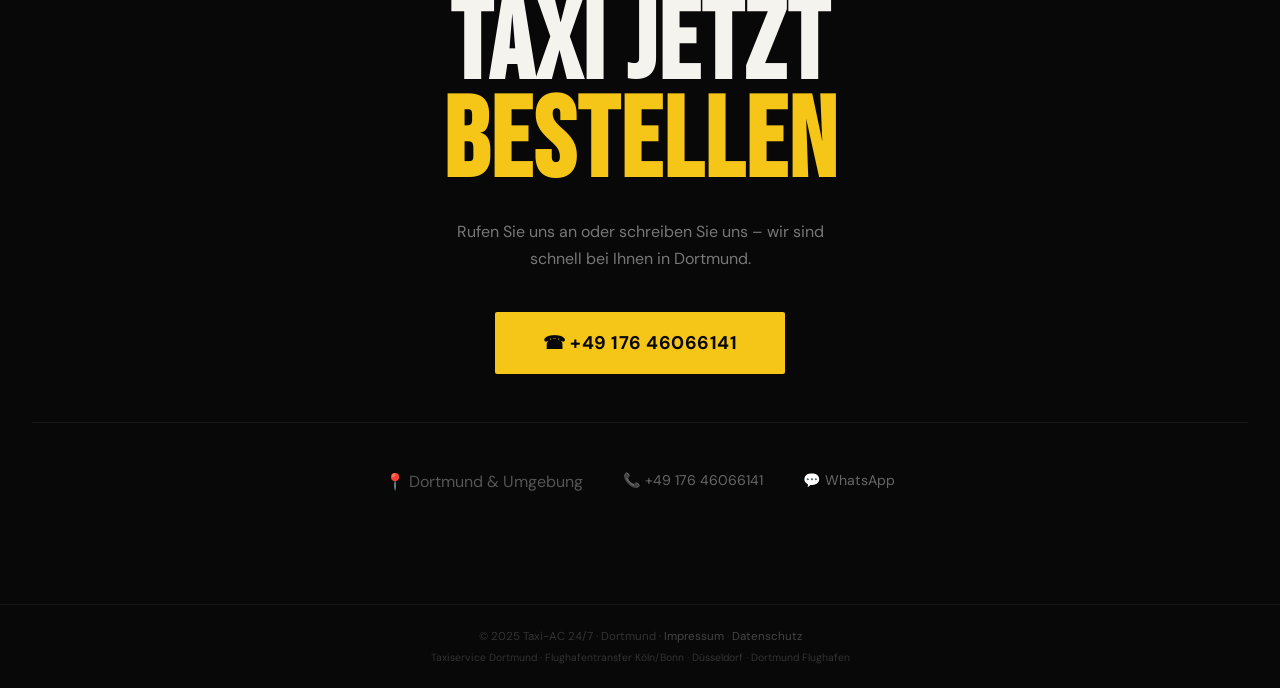
<file: taxi-landingpage (1).html>
<!DOCTYPE html>
<html lang="de">
<head>
  <meta charset="UTF-8">
  <meta name="viewport" content="width=device-width, initial-scale=1.0">
  <title>Taxi-AC 24/7 Dortmund – Flughafentransfer & Taxiservice | Jetzt anrufen</title>
  <meta name="description" content="Taxi-AC 24/7 Dortmund – Flughafentransfer zu Festpreisen: Köln/Bonn ab 190€, Düsseldorf ab 130€, Dortmund ab 30€. Rund um die Uhr erreichbar. Jetzt anrufen!">
  <meta name="keywords" content="Taxi Dortmund, Flughafentransfer Dortmund, Taxi Köln Bonn Flughafen, Taxi Düsseldorf Flughafen, Taxiservice Dortmund 24h, Taxi bestellen Dortmund">
  <link rel="preconnect" href="https://fonts.googleapis.com">
  <link href="https://fonts.googleapis.com/css2?family=Bebas+Neue&family=DM+Sans:ital,wght@0,300;0,400;0,500;0,700;1,300&display=swap" rel="stylesheet">
  <style>
    *, *::before, *::after { box-sizing: border-box; margin: 0; padding: 0; }

    :root {
      --black: #080808;
      --yellow: #f5c518;
      --yellow-dark: #d4a800;
      --white: #f5f3ee;
      --gray: #777;
      --card-bg: #111;
    }

    html { scroll-behavior: smooth; }
    body {
      font-family: 'DM Sans', sans-serif;
      background: var(--black);
      color: var(--white);
      overflow-x: hidden;
    }

    /* NAV */
    nav {
      position: fixed; top: 0; width: 100%; z-index: 100;
      display: flex; justify-content: space-between; align-items: center;
      padding: 1.1rem 2.5rem;
      background: rgba(8,8,8,0.92);
      backdrop-filter: blur(12px);
      border-bottom: 1px solid rgba(245,197,24,0.12);
    }
    .logo {
      font-family: 'Bebas Neue', sans-serif;
      font-size: 1.7rem; letter-spacing: 3px; color: var(--yellow);
      display: flex; align-items: center; gap: 0.5rem;
    }
    .logo span { color: var(--white); }
    .nav-tel a {
      color: var(--white); text-decoration: none;
      font-weight: 600; font-size: 0.95rem;
      border: 1px solid var(--yellow);
      padding: 0.5rem 1.3rem; border-radius: 2px;
      transition: all 0.2s;
    }
    .nav-tel a:hover { background: var(--yellow); color: var(--black); }

    /* HERO */
    .hero {
      min-height: 100vh;
      display: flex; flex-direction: column; justify-content: center;
      padding: 9rem 2.5rem 4rem;
      position: relative; overflow: hidden;
    }
    .hero::before {
      content: '';
      position: absolute; inset: 0;
      background:
        radial-gradient(ellipse at 75% 40%, rgba(245,197,24,0.07) 0%, transparent 55%),
        radial-gradient(ellipse at 20% 80%, rgba(245,197,24,0.04) 0%, transparent 40%);
      pointer-events: none;
    }
    .hero-tag {
      display: inline-flex; align-items: center; gap: 0.5rem;
      font-size: 0.7rem; letter-spacing: 4px; text-transform: uppercase;
      color: var(--yellow); margin-bottom: 1.8rem;
      opacity: 0; animation: fadeUp 0.6s 0.2s forwards;
    }
    .hero-tag::before {
      content: ''; display: block;
      width: 28px; height: 1px; background: var(--yellow);
    }
    .hero h1 {
      font-family: 'Bebas Neue', sans-serif;
      font-size: clamp(3.8rem, 11vw, 9.5rem);
      line-height: 0.88; letter-spacing: 2px;
      max-width: 860px;
      opacity: 0; animation: fadeUp 0.6s 0.35s forwards;
    }
    .hero h1 .accent { color: var(--yellow); }
    .hero-sub {
      margin-top: 2rem;
      font-size: 1.1rem; color: #999;
      max-width: 460px; line-height: 1.75; font-weight: 300;
      opacity: 0; animation: fadeUp 0.6s 0.55s forwards;
    }
    .hero-cta {
      margin-top: 3rem;
      display: flex; gap: 1rem; flex-wrap: wrap;
      opacity: 0; animation: fadeUp 0.6s 0.75s forwards;
    }
    .btn-primary {
      background: var(--yellow); color: var(--black);
      font-weight: 700; font-size: 1.05rem;
      padding: 1rem 2.5rem; text-decoration: none; border-radius: 2px;
      transition: transform 0.15s, background 0.15s; letter-spacing: 0.5px;
      display: inline-flex; align-items: center; gap: 0.5rem;
    }
    .btn-primary:hover { background: var(--yellow-dark); transform: translateY(-2px); }
    .btn-secondary {
      color: var(--white); font-size: 1.05rem;
      padding: 1rem 1.8rem; text-decoration: none;
      border: 1px solid rgba(255,255,255,0.18); border-radius: 2px;
      transition: all 0.2s; display: inline-flex; align-items: center; gap: 0.5rem;
    }
    .btn-secondary:hover { border-color: var(--yellow); color: var(--yellow); }
    .hero-stats {
      margin-top: 5rem;
      display: flex; gap: 3.5rem; flex-wrap: wrap;
      border-top: 1px solid rgba(255,255,255,0.06);
      padding-top: 2.5rem;
      opacity: 0; animation: fadeUp 0.6s 0.95s forwards;
    }
    .stat { display: flex; flex-direction: column; }
    .stat-n {
      font-family: 'Bebas Neue', sans-serif;
      font-size: 2.8rem; color: var(--yellow); line-height: 1;
    }
    .stat-l { font-size: 0.72rem; color: var(--gray); text-transform: uppercase; letter-spacing: 2.5px; margin-top: 0.3rem; }

    /* SECTIONS */
    .section { padding: 6rem 2.5rem; max-width: 1100px; margin: 0 auto; }
    .sec-label { font-size: 0.68rem; letter-spacing: 5px; text-transform: uppercase; color: var(--yellow); margin-bottom: 0.8rem; }
    .sec-title {
      font-family: 'Bebas Neue', sans-serif;
      font-size: clamp(2.5rem, 6vw, 4.5rem);
      letter-spacing: 1px; line-height: 1; margin-bottom: 3.5rem;
    }

    /* PRICES */
    .prices-grid {
      display: grid;
      grid-template-columns: repeat(auto-fit, minmax(300px, 1fr));
      gap: 2px;
    }
    .price-card {
      background: var(--card-bg);
      padding: 2.5rem 2rem 2rem;
      position: relative; overflow: hidden;
      border-bottom: 2px solid transparent;
      transition: border-color 0.2s, background 0.2s;
    }
    .price-card:hover { background: #161616; border-bottom-color: var(--yellow); }
    .price-card .route-from {
      font-size: 0.7rem; letter-spacing: 3px; text-transform: uppercase;
      color: var(--gray); margin-bottom: 0.8rem;
      display: flex; align-items: center; gap: 0.5rem;
    }
    .price-card .route-from::after {
      content: ''; flex: 1; height: 1px; background: rgba(255,255,255,0.07);
    }
    .price-card h3 {
      font-family: 'Bebas Neue', sans-serif;
      font-size: 1.9rem; letter-spacing: 1px;
      color: var(--white); margin-bottom: 0.4rem; line-height: 1.1;
    }
    .price-card .dest { font-size: 0.82rem; color: var(--gray); margin-bottom: 1.8rem; }
    .price-row { display: flex; align-items: baseline; gap: 1rem; }
    .price-new { font-family: 'Bebas Neue', sans-serif; font-size: 3.2rem; color: var(--yellow); line-height: 1; }
    .price-old { font-size: 1.1rem; color: #555; text-decoration: line-through; }
    .price-label { font-size: 0.7rem; color: var(--gray); margin-top: 0.5rem; letter-spacing: 1px; text-transform: uppercase; }
    .badge-save {
      position: absolute; top: 1.5rem; right: 1.5rem;
      background: var(--yellow); color: var(--black);
      font-size: 0.65rem; font-weight: 700;
      padding: 0.25rem 0.6rem; letter-spacing: 1px; text-transform: uppercase;
    }

    /* SERVICES */
    .services-stripe { background: #0d0d0d; border-top: 1px solid rgba(245,197,24,0.08); border-bottom: 1px solid rgba(245,197,24,0.08); }
    .services-grid {
      display: grid;
      grid-template-columns: repeat(auto-fit, minmax(220px, 1fr));
    }
    .service-card {
      padding: 2.5rem 2rem;
      border-right: 1px solid rgba(255,255,255,0.05);
      transition: background 0.2s;
    }
    .service-card:last-child { border-right: none; }
    .service-card:hover { background: #111; }
    .service-icon { font-size: 1.8rem; margin-bottom: 1.2rem; }
    .service-card h3 {
      font-family: 'Bebas Neue', sans-serif;
      font-size: 1.4rem; letter-spacing: 1px;
      color: var(--yellow); margin-bottom: 0.5rem;
    }
    .service-card p { color: #888; font-size: 0.85rem; line-height: 1.65; }

    /* WHY */
    .why-wrap { display: grid; grid-template-columns: 1fr 1fr; gap: 4rem; align-items: start; }
    @media (max-width: 720px) { .why-wrap { grid-template-columns: 1fr; gap: 2.5rem; } }
    .why-list { list-style: none; display: flex; flex-direction: column; gap: 1.6rem; }
    .why-list li { display: flex; gap: 1rem; align-items: flex-start; }
    .check-box {
      min-width: 22px; height: 22px;
      background: var(--yellow); color: var(--black);
      display: flex; align-items: center; justify-content: center;
      font-size: 0.7rem; font-weight: 800; margin-top: 3px;
    }
    .why-text strong { display: block; margin-bottom: 0.2rem; font-weight: 500; font-size: 0.97rem; }
    .why-text span { font-size: 0.83rem; color: var(--gray); line-height: 1.5; }

    .cta-box {
      background: var(--yellow); color: var(--black);
      padding: 3rem 2.5rem;
      display: flex; flex-direction: column; gap: 1.2rem;
    }
    .cta-box .cta-label { font-size: 0.72rem; font-weight: 700; text-transform: uppercase; letter-spacing: 3px; opacity: 0.55; }
    .cta-box .cta-tel {
      font-family: 'Bebas Neue', sans-serif;
      font-size: clamp(2rem, 5vw, 2.8rem);
      letter-spacing: 3px; line-height: 1;
      text-decoration: none; color: var(--black); word-break: break-all;
    }
    .cta-box .cta-tel:hover { opacity: 0.75; }
    .cta-box .cta-sub { font-size: 0.82rem; opacity: 0.55; }
    .wa-btn {
      display: inline-flex; align-items: center; gap: 0.5rem;
      background: #000; color: #fff;
      padding: 0.8rem 1.5rem; text-decoration: none;
      font-size: 0.9rem; font-weight: 600; border-radius: 2px;
      transition: opacity 0.2s; width: fit-content;
    }
    .wa-btn:hover { opacity: 0.8; }

    /* BOTTOM CTA */
    .bottom-cta { text-align: center; padding: 7rem 2rem; }
    .bottom-cta h2 {
      font-family: 'Bebas Neue', sans-serif;
      font-size: clamp(3rem, 9vw, 7rem);
      letter-spacing: 2px; line-height: 0.88; margin-bottom: 1.5rem;
    }
    .bottom-cta h2 span { color: var(--yellow); }
    .bottom-cta p { color: var(--gray); max-width: 400px; margin: 0 auto 2.5rem; line-height: 1.7; }
    .contact-row {
      display: flex; justify-content: center; gap: 2.5rem; flex-wrap: wrap;
      margin-top: 3rem; padding-top: 3rem;
      border-top: 1px solid rgba(255,255,255,0.06);
    }
    .contact-row a { color: #666; text-decoration: none; font-size: 0.88rem; }
    .contact-row a:hover { color: var(--yellow); }

    footer {
      border-top: 1px solid rgba(255,255,255,0.05);
      padding: 1.5rem 2rem; text-align: center;
      font-size: 0.72rem; color: #333;
    }
    footer a { color: #444; text-decoration: none; }
    footer a:hover { color: var(--gray); }

    @keyframes fadeUp {
      from { opacity: 0; transform: translateY(22px); }
      to   { opacity: 1; transform: translateY(0); }
    }

    @media (max-width: 540px) {
      nav { padding: 1rem 1.2rem; }
      .hero { padding: 7.5rem 1.3rem 3rem; }
      .section { padding: 4rem 1.3rem; }
      .hero-stats { gap: 2rem; }
      .cta-box { padding: 2rem 1.5rem; }
      .service-card { border-right: none; border-bottom: 1px solid rgba(255,255,255,0.05); }
    }
  </style>
</head>
<body>

  <nav>
    <div class="logo">🚕 Taxi-AC <span>24/7</span></div>
    <div class="nav-tel"><a href="tel:+4917646066141">☎ Jetzt anrufen</a></div>
  </nav>

  <section class="hero">
    <p class="hero-tag">Taxiservice Dortmund &amp; Region</p>
    <h1>Ihr Taxi.<br><span class="accent">Festpreis.</span><br>Jederzeit.</h1>
    <p class="hero-sub">Zuverlässiger Taxiservice und Flughafentransfer in Dortmund – rund um die Uhr, zu garantierten Festpreisen.</p>
    <div class="hero-cta">
      <a href="tel:+4917646066141" class="btn-primary">☎ +49 176 46066141</a>
      <a href="#festpreise" class="btn-secondary">Unsere Preise →</a>
    </div>
    <div class="hero-stats">
      <div class="stat"><span class="stat-n">24/7</span><span class="stat-l">Erreichbar</span></div>
      <div class="stat"><span class="stat-n">3</span><span class="stat-l">Flughäfen</span></div>
      <div class="stat"><span class="stat-n">5★</span><span class="stat-l">Bewertungen</span></div>
      <div class="stat"><span class="stat-n">0€</span><span class="stat-l">Überraschungen</span></div>
    </div>
  </section>

  <div id="festpreise">
    <div class="section">
      <p class="sec-label">Garantierte Festpreise</p>
      <h2 class="sec-title">Flughafentransfer<br>ab Dortmund</h2>
      <div class="prices-grid">

        <div class="price-card">
          <span class="badge-save">Sie sparen 20€</span>
          <p class="route-from">ab DO Hauptbahnhof</p>
          <h3>Köln/Bonn<br>Flughafen</h3>
          <p class="dest">DO → Köln/Bonn Flughafen · ca. 65 Min.</p>
          <div class="price-row">
            <span class="price-new">190€</span>
            <span class="price-old">210€</span>
          </div>
          <p class="price-label">Festpreis · inkl. aller Kosten</p>
        </div>

        <div class="price-card">
          <span class="badge-save">Sie sparen 5€</span>
          <p class="route-from">ab DO Hauptbahnhof</p>
          <h3>Düsseldorf<br>Flughafen</h3>
          <p class="dest">DO → DUS Flughafen · ca. 45 Min.</p>
          <div class="price-row">
            <span class="price-new">130€</span>
            <span class="price-old">135€</span>
          </div>
          <p class="price-label">Festpreis · inkl. aller Kosten</p>
        </div>

        <div class="price-card">
          <span class="badge-save">Sie sparen 5€</span>
          <p class="route-from">ab DO Hauptbahnhof</p>
          <h3>Dortmund<br>Flughafen</h3>
          <p class="dest">HBF → Flughafen DO · ca. 20 Min.</p>
          <div class="price-row">
            <span class="price-new">30€</span>
            <span class="price-old">35€</span>
          </div>
          <p class="price-label">Festpreis · inkl. aller Kosten</p>
        </div>

      </div>
    </div>
  </div>

  <div class="services-stripe">
    <div class="section">
      <p class="sec-label">Weitere Leistungen</p>
      <h2 class="sec-title">Alles aus<br>einer Hand</h2>
      <div class="services-grid">
        <div class="service-card">
          <div class="service-icon">🌙</div>
          <h3>Nachtfahrten</h3>
          <p>Sicher nach Hause – nach der Party, Spätschicht oder dem Konzert.</p>
        </div>
        <div class="service-card">
          <div class="service-icon">🏥</div>
          <h3>Krankenfahrten</h3>
          <p>Zuverlässige Fahrten zu Arzt, Klinik oder Reha – auch auf Rezept.</p>
        </div>
        <div class="service-card">
          <div class="service-icon">🎉</div>
          <h3>Events & Feiern</h3>
          <p>Hochzeiten, Firmenfeiern, Konzerte – hin und sicher zurück.</p>
        </div>
        <div class="service-card">
          <div class="service-icon">📍</div>
          <h3>Stadtfahrten</h3>
          <p>Schnelle Fahrten innerhalb Dortmunds – flexibel und pünktlich.</p>
        </div>
      </div>
    </div>
  </div>

  <div>
    <div class="section">
      <div class="why-wrap">
        <div>
          <p class="sec-label">Warum Taxi-AC 24/7?</p>
          <h2 class="sec-title">Ihr verlässlicher<br>Partner in DO</h2>
          <ul class="why-list">
            <li>
              <div class="check-box">✓</div>
              <div class="why-text"><strong>Garantierte Festpreise</strong><span>Kein Taxameter-Stress – Sie wissen vorher genau, was Sie zahlen.</span></div>
            </li>
            <li>
              <div class="check-box">✓</div>
              <div class="why-text"><strong>24 Stunden, 7 Tage</strong><span>Auch nachts, an Wochenenden und Feiertagen erreichbar.</span></div>
            </li>
            <li>
              <div class="check-box">✓</div>
              <div class="why-text"><strong>Pünktlichkeit</strong><span>Besonders bei Flughafentransfers – wir planen Puffer ein.</span></div>
            </li>
            <li>
              <div class="check-box">✓</div>
              <div class="why-text"><strong>Einfache Buchung</strong><span>Anruf oder WhatsApp – schnell, direkt, unkompliziert.</span></div>
            </li>
          </ul>
        </div>
        <div class="cta-box">
          <p class="cta-label">Direkt anrufen</p>
          <a class="cta-tel" href="tel:+4917646066141">+49 176<br>46066141</a>
          <p class="cta-sub">Oder schreiben Sie uns auf WhatsApp</p>
          <a href="https://wa.me/4917646066141" class="wa-btn">💬 WhatsApp schreiben</a>
        </div>
      </div>
    </div>
  </div>

  <section class="bottom-cta">
    <h2>Taxi jetzt<br><span>bestellen</span></h2>
    <p>Rufen Sie uns an oder schreiben Sie uns – wir sind schnell bei Ihnen in Dortmund.</p>
    <a href="tel:+4917646066141" class="btn-primary" style="font-size:1.15rem; padding:1.2rem 3rem; margin: 0 auto;">☎ +49 176 46066141</a>
    <div class="contact-row">
      <span style="color:#555;">📍 Dortmund &amp; Umgebung</span>
      <a href="tel:+4917646066141">📞 +49 176 46066141</a>
      <a href="https://wa.me/4917646066141">💬 WhatsApp</a>
    </div>
  </section>

  <footer>
    <p>© 2025 Taxi-AC 24/7 · Dortmund · <a href="#">Impressum</a> · <a href="#">Datenschutz</a></p>
    <p style="margin-top:0.4rem; font-size:0.65rem;">Taxiservice Dortmund · Flughafentransfer Köln/Bonn · Düsseldorf · Dortmund Flughafen</p>
  </footer>

</body>
</html>
</file>
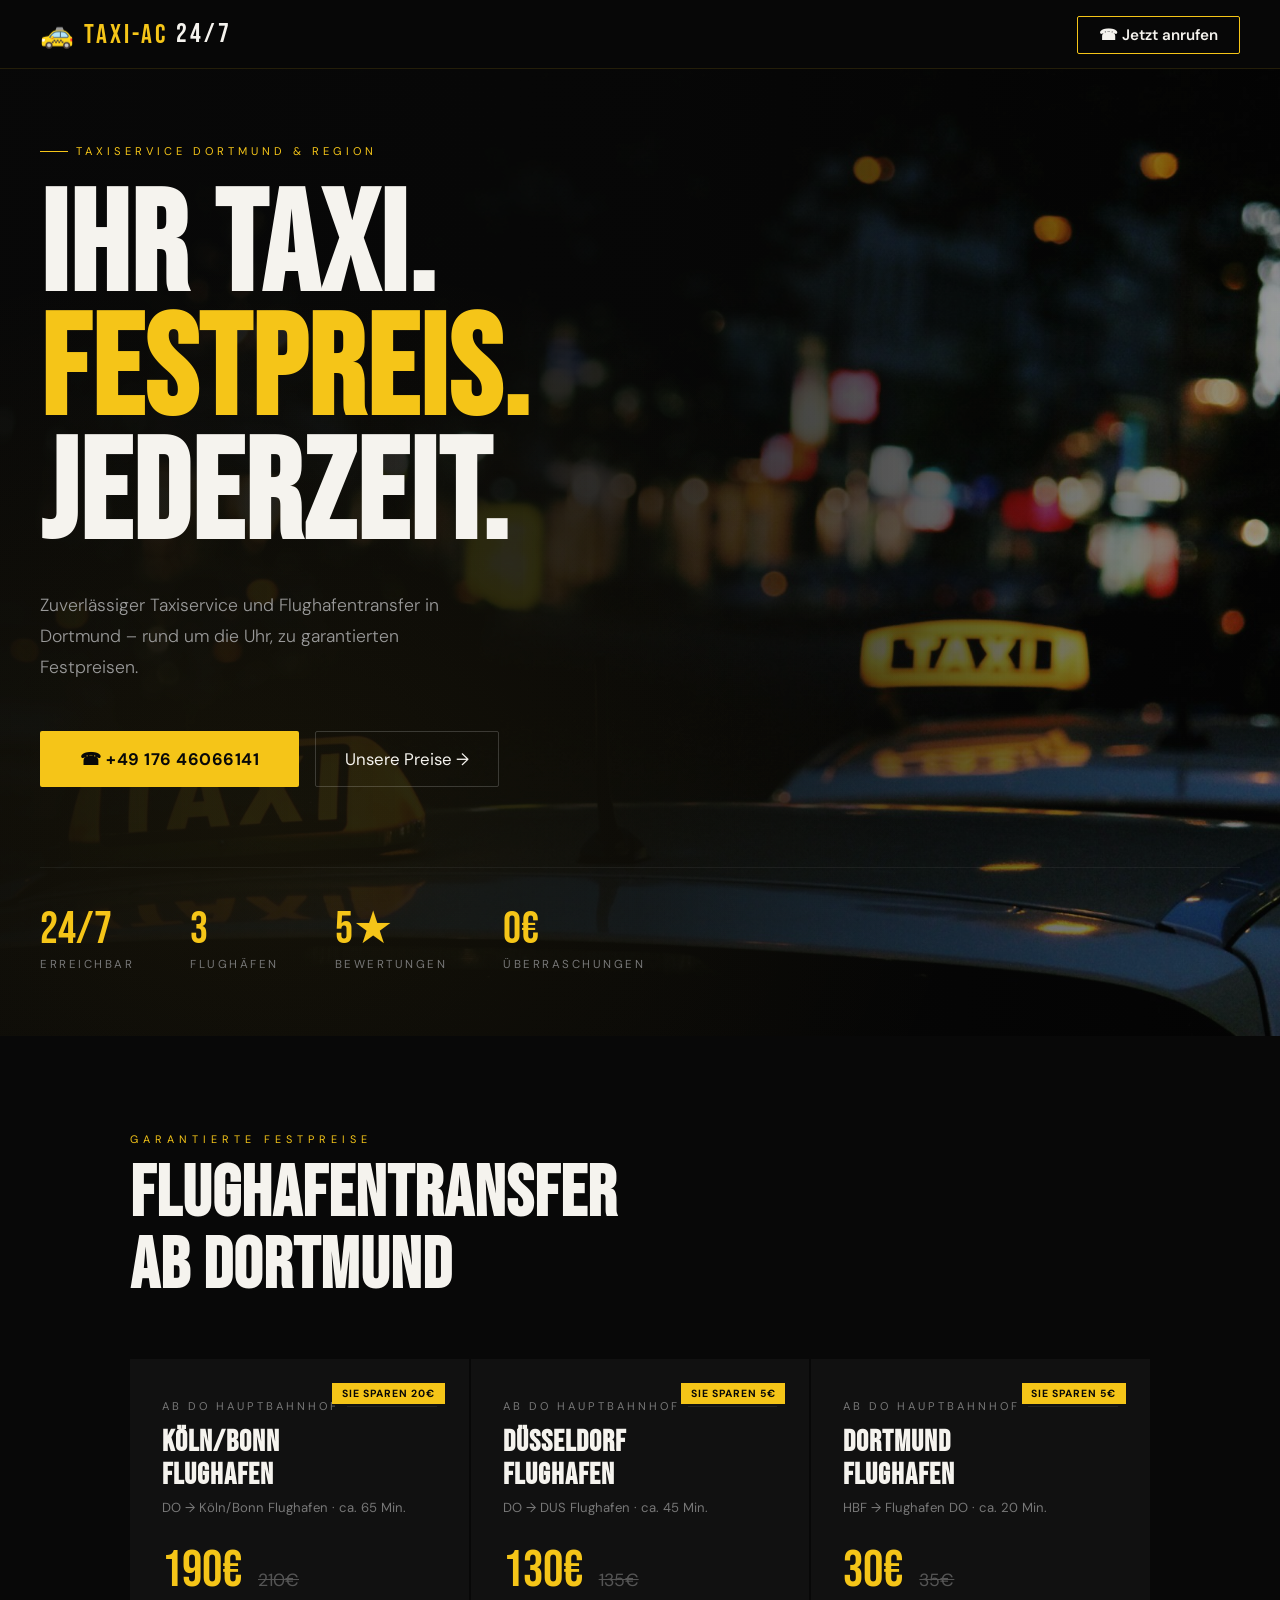
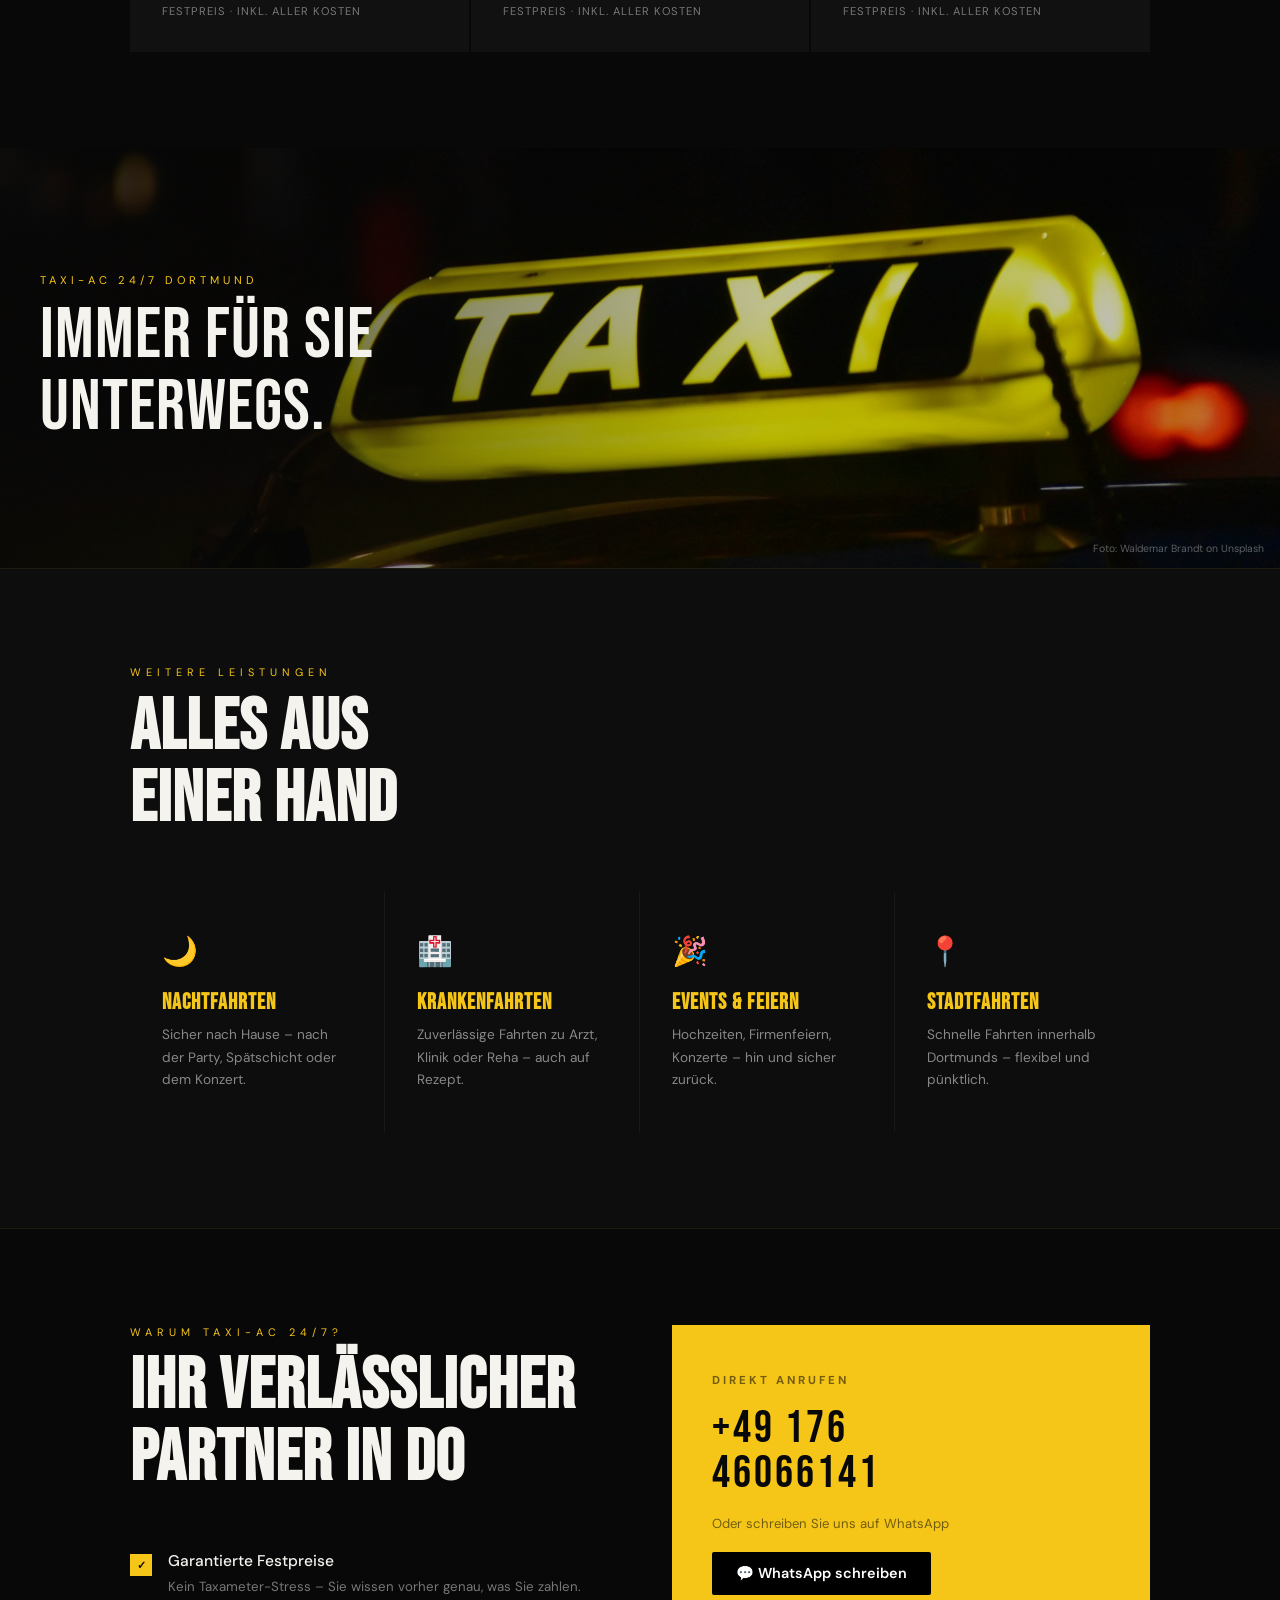
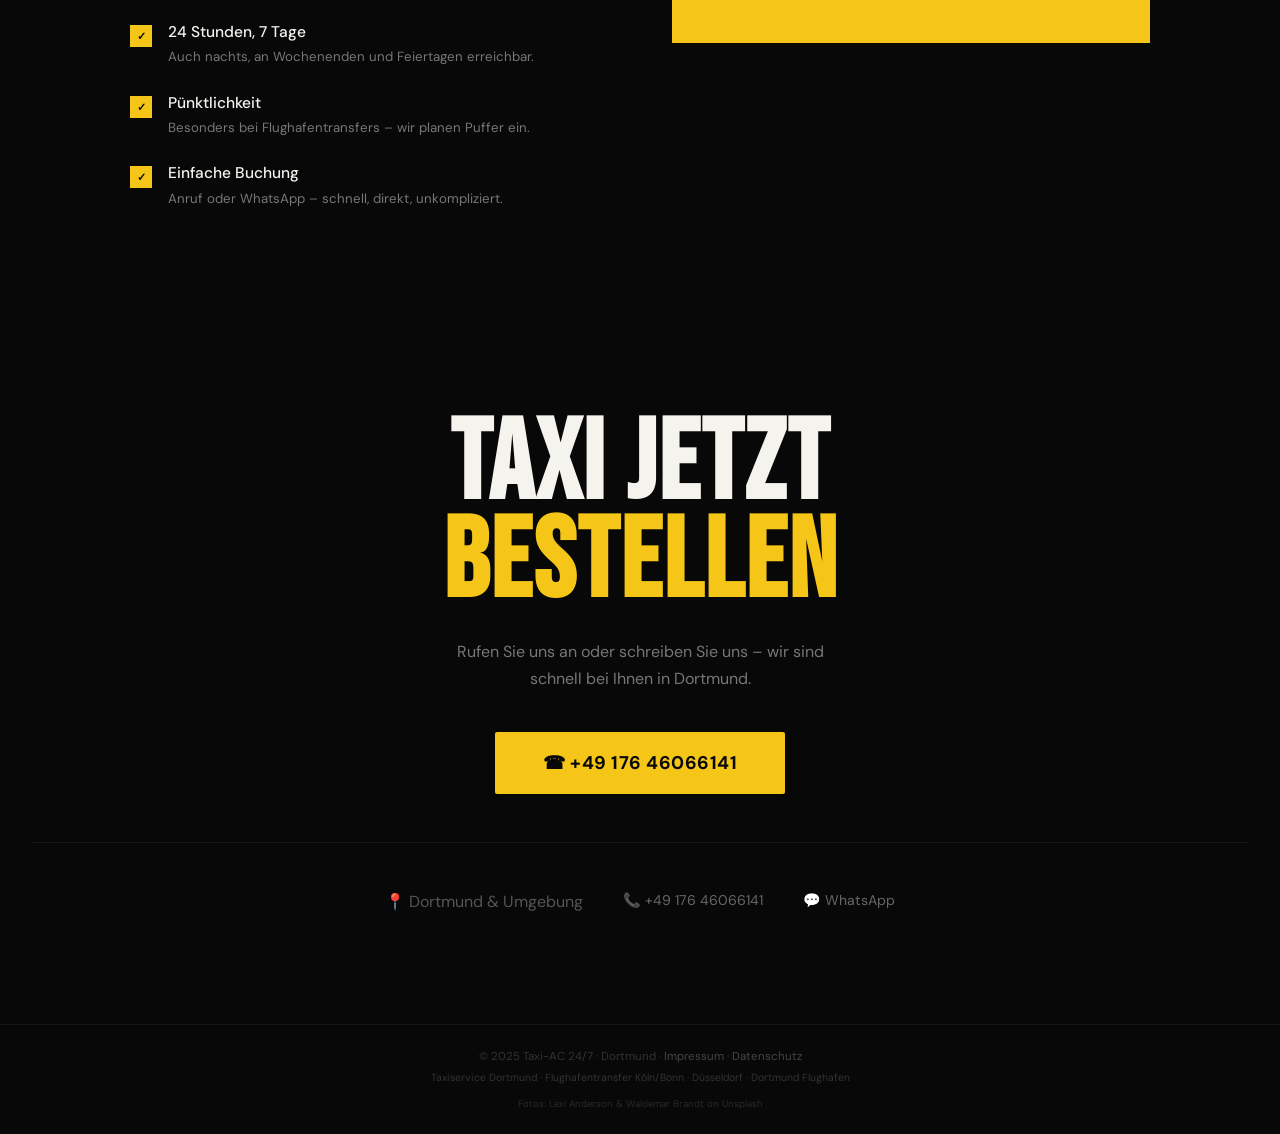
<file: taxi-landingpage (2).html>
<!DOCTYPE html>
<html lang="de">
<head>
  <meta charset="UTF-8">
  <meta name="viewport" content="width=device-width, initial-scale=1.0">
  <title>Taxi-AC 24/7 Dortmund – Flughafentransfer & Taxiservice | taxikreisdortmund.de</title>
  <meta name="description" content="Taxi-AC 24/7 Dortmund – Flughafentransfer zu Festpreisen: Köln/Bonn ab 190€, Düsseldorf ab 130€, Dortmund ab 30€. Rund um die Uhr erreichbar. Jetzt anrufen!">
  <meta name="keywords" content="Taxi Dortmund, Flughafentransfer Dortmund, Taxi Köln Bonn Flughafen, Taxi Düsseldorf Flughafen, Taxiservice Dortmund 24h, Taxi bestellen Dortmund, taxikreisdortmund.de">
  <link rel="canonical" href="https://www.taxikreisdortmund.de">
  <meta property="og:title" content="Taxi-AC 24/7 Dortmund – Flughafentransfer zu Festpreisen">
  <meta property="og:description" content="Flughafentransfer ab Dortmund: Köln/Bonn 190€, Düsseldorf 130€, Dortmund Flughafen 30€. 24/7 erreichbar.">
  <meta property="og:url" content="https://www.taxikreisdortmund.de">
  <meta property="og:type" content="website">
  <link rel="preconnect" href="https://fonts.googleapis.com">
  <link href="https://fonts.googleapis.com/css2?family=Bebas+Neue&family=DM+Sans:ital,wght@0,300;0,400;0,500;0,700;1,300&display=swap" rel="stylesheet">
  <style>
    *, *::before, *::after { box-sizing: border-box; margin: 0; padding: 0; }

    :root {
      --black: #080808;
      --yellow: #f5c518;
      --yellow-dark: #d4a800;
      --white: #f5f3ee;
      --gray: #777;
      --card-bg: #111;
    }

    html { scroll-behavior: smooth; }
    body {
      font-family: 'DM Sans', sans-serif;
      background: var(--black);
      color: var(--white);
      overflow-x: hidden;
    }

    /* NAV */
    nav {
      position: fixed; top: 0; width: 100%; z-index: 100;
      display: flex; justify-content: space-between; align-items: center;
      padding: 1.1rem 2.5rem;
      background: rgba(8,8,8,0.92);
      backdrop-filter: blur(12px);
      border-bottom: 1px solid rgba(245,197,24,0.12);
    }
    .logo {
      font-family: 'Bebas Neue', sans-serif;
      font-size: 1.7rem; letter-spacing: 3px; color: var(--yellow);
      display: flex; align-items: center; gap: 0.5rem;
    }
    .logo span { color: var(--white); }
    .nav-tel a {
      color: var(--white); text-decoration: none;
      font-weight: 600; font-size: 0.95rem;
      border: 1px solid var(--yellow);
      padding: 0.5rem 1.3rem; border-radius: 2px;
      transition: all 0.2s;
    }
    .nav-tel a:hover { background: var(--yellow); color: var(--black); }

    /* HERO */
    .hero {
      min-height: 100vh;
      display: flex; flex-direction: column; justify-content: center;
      padding: 9rem 2.5rem 4rem;
      position: relative; overflow: hidden;
      background:
        linear-gradient(to right, rgba(8,8,8,0.97) 0%, rgba(8,8,8,0.85) 50%, rgba(8,8,8,0.4) 100%),
        url('hero.jpg') center/cover no-repeat;
    }
    .hero::before {
      content: '';
      position: absolute; inset: 0;
      background: radial-gradient(ellipse at 20% 80%, rgba(245,197,24,0.06) 0%, transparent 50%);
      pointer-events: none;
    }
    .hero-tag {
      display: inline-flex; align-items: center; gap: 0.5rem;
      font-size: 0.7rem; letter-spacing: 4px; text-transform: uppercase;
      color: var(--yellow); margin-bottom: 1.8rem;
      opacity: 0; animation: fadeUp 0.6s 0.2s forwards;
    }
    .hero-tag::before {
      content: ''; display: block;
      width: 28px; height: 1px; background: var(--yellow);
    }
    .hero h1 {
      font-family: 'Bebas Neue', sans-serif;
      font-size: clamp(3.8rem, 11vw, 9.5rem);
      line-height: 0.88; letter-spacing: 2px;
      max-width: 860px;
      opacity: 0; animation: fadeUp 0.6s 0.35s forwards;
    }
    .hero h1 .accent { color: var(--yellow); }
    .hero-sub {
      margin-top: 2rem;
      font-size: 1.1rem; color: #999;
      max-width: 460px; line-height: 1.75; font-weight: 300;
      opacity: 0; animation: fadeUp 0.6s 0.55s forwards;
    }
    .hero-cta {
      margin-top: 3rem;
      display: flex; gap: 1rem; flex-wrap: wrap;
      opacity: 0; animation: fadeUp 0.6s 0.75s forwards;
    }
    .btn-primary {
      background: var(--yellow); color: var(--black);
      font-weight: 700; font-size: 1.05rem;
      padding: 1rem 2.5rem; text-decoration: none; border-radius: 2px;
      transition: transform 0.15s, background 0.15s; letter-spacing: 0.5px;
      display: inline-flex; align-items: center; gap: 0.5rem;
    }
    .btn-primary:hover { background: var(--yellow-dark); transform: translateY(-2px); }
    .btn-secondary {
      color: var(--white); font-size: 1.05rem;
      padding: 1rem 1.8rem; text-decoration: none;
      border: 1px solid rgba(255,255,255,0.18); border-radius: 2px;
      transition: all 0.2s; display: inline-flex; align-items: center; gap: 0.5rem;
    }
    .btn-secondary:hover { border-color: var(--yellow); color: var(--yellow); }
    .hero-stats {
      margin-top: 5rem;
      display: flex; gap: 3.5rem; flex-wrap: wrap;
      border-top: 1px solid rgba(255,255,255,0.06);
      padding-top: 2.5rem;
      opacity: 0; animation: fadeUp 0.6s 0.95s forwards;
    }
    .stat { display: flex; flex-direction: column; }
    .stat-n {
      font-family: 'Bebas Neue', sans-serif;
      font-size: 2.8rem; color: var(--yellow); line-height: 1;
    }
    .stat-l { font-size: 0.72rem; color: var(--gray); text-transform: uppercase; letter-spacing: 2.5px; margin-top: 0.3rem; }

    /* SECTIONS */
    .section { padding: 6rem 2.5rem; max-width: 1100px; margin: 0 auto; }
    .sec-label { font-size: 0.68rem; letter-spacing: 5px; text-transform: uppercase; color: var(--yellow); margin-bottom: 0.8rem; }
    .sec-title {
      font-family: 'Bebas Neue', sans-serif;
      font-size: clamp(2.5rem, 6vw, 4.5rem);
      letter-spacing: 1px; line-height: 1; margin-bottom: 3.5rem;
    }

    /* PRICES */
    .prices-grid {
      display: grid;
      grid-template-columns: repeat(auto-fit, minmax(300px, 1fr));
      gap: 2px;
    }
    .price-card {
      background: var(--card-bg);
      padding: 2.5rem 2rem 2rem;
      position: relative; overflow: hidden;
      border-bottom: 2px solid transparent;
      transition: border-color 0.2s, background 0.2s;
    }
    .price-card:hover { background: #161616; border-bottom-color: var(--yellow); }
    .price-card .route-from {
      font-size: 0.7rem; letter-spacing: 3px; text-transform: uppercase;
      color: var(--gray); margin-bottom: 0.8rem;
      display: flex; align-items: center; gap: 0.5rem;
    }
    .price-card .route-from::after {
      content: ''; flex: 1; height: 1px; background: rgba(255,255,255,0.07);
    }
    .price-card h3 {
      font-family: 'Bebas Neue', sans-serif;
      font-size: 1.9rem; letter-spacing: 1px;
      color: var(--white); margin-bottom: 0.4rem; line-height: 1.1;
    }
    .price-card .dest { font-size: 0.82rem; color: var(--gray); margin-bottom: 1.8rem; }
    .price-row { display: flex; align-items: baseline; gap: 1rem; }
    .price-new { font-family: 'Bebas Neue', sans-serif; font-size: 3.2rem; color: var(--yellow); line-height: 1; }
    .price-old { font-size: 1.1rem; color: #555; text-decoration: line-through; }
    .price-label { font-size: 0.7rem; color: var(--gray); margin-top: 0.5rem; letter-spacing: 1px; text-transform: uppercase; }
    .badge-save {
      position: absolute; top: 1.5rem; right: 1.5rem;
      background: var(--yellow); color: var(--black);
      font-size: 0.65rem; font-weight: 700;
      padding: 0.25rem 0.6rem; letter-spacing: 1px; text-transform: uppercase;
    }

    /* SERVICES */
    .services-stripe { background: #0d0d0d; border-top: 1px solid rgba(245,197,24,0.08); border-bottom: 1px solid rgba(245,197,24,0.08); }
    .services-grid {
      display: grid;
      grid-template-columns: repeat(auto-fit, minmax(220px, 1fr));
    }
    .service-card {
      padding: 2.5rem 2rem;
      border-right: 1px solid rgba(255,255,255,0.05);
      transition: background 0.2s;
    }
    .service-card:last-child { border-right: none; }
    .service-card:hover { background: #111; }
    .service-icon { font-size: 1.8rem; margin-bottom: 1.2rem; }
    .service-card h3 {
      font-family: 'Bebas Neue', sans-serif;
      font-size: 1.4rem; letter-spacing: 1px;
      color: var(--yellow); margin-bottom: 0.5rem;
    }
    .service-card p { color: #888; font-size: 0.85rem; line-height: 1.65; }

    /* WHY */
    .why-wrap { display: grid; grid-template-columns: 1fr 1fr; gap: 4rem; align-items: start; }
    @media (max-width: 720px) { .why-wrap { grid-template-columns: 1fr; gap: 2.5rem; } }
    .why-list { list-style: none; display: flex; flex-direction: column; gap: 1.6rem; }
    .why-list li { display: flex; gap: 1rem; align-items: flex-start; }
    .check-box {
      min-width: 22px; height: 22px;
      background: var(--yellow); color: var(--black);
      display: flex; align-items: center; justify-content: center;
      font-size: 0.7rem; font-weight: 800; margin-top: 3px;
    }
    .why-text strong { display: block; margin-bottom: 0.2rem; font-weight: 500; font-size: 0.97rem; }
    .why-text span { font-size: 0.83rem; color: var(--gray); line-height: 1.5; }

    .cta-box {
      background: var(--yellow); color: var(--black);
      padding: 3rem 2.5rem;
      display: flex; flex-direction: column; gap: 1.2rem;
    }
    .cta-box .cta-label { font-size: 0.72rem; font-weight: 700; text-transform: uppercase; letter-spacing: 3px; opacity: 0.55; }
    .cta-box .cta-tel {
      font-family: 'Bebas Neue', sans-serif;
      font-size: clamp(2rem, 5vw, 2.8rem);
      letter-spacing: 3px; line-height: 1;
      text-decoration: none; color: var(--black); word-break: break-all;
    }
    .cta-box .cta-tel:hover { opacity: 0.75; }
    .cta-box .cta-sub { font-size: 0.82rem; opacity: 0.55; }
    .wa-btn {
      display: inline-flex; align-items: center; gap: 0.5rem;
      background: #000; color: #fff;
      padding: 0.8rem 1.5rem; text-decoration: none;
      font-size: 0.9rem; font-weight: 600; border-radius: 2px;
      transition: opacity 0.2s; width: fit-content;
    }
    .wa-btn:hover { opacity: 0.8; }

    /* BOTTOM CTA */
    .bottom-cta { text-align: center; padding: 7rem 2rem; }
    .bottom-cta h2 {
      font-family: 'Bebas Neue', sans-serif;
      font-size: clamp(3rem, 9vw, 7rem);
      letter-spacing: 2px; line-height: 0.88; margin-bottom: 1.5rem;
    }
    .bottom-cta h2 span { color: var(--yellow); }
    .bottom-cta p { color: var(--gray); max-width: 400px; margin: 0 auto 2.5rem; line-height: 1.7; }
    .contact-row {
      display: flex; justify-content: center; gap: 2.5rem; flex-wrap: wrap;
      margin-top: 3rem; padding-top: 3rem;
      border-top: 1px solid rgba(255,255,255,0.06);
    }
    .contact-row a { color: #666; text-decoration: none; font-size: 0.88rem; }
    .contact-row a:hover { color: var(--yellow); }

    footer {
      border-top: 1px solid rgba(255,255,255,0.05);
      padding: 1.5rem 2rem; text-align: center;
      font-size: 0.72rem; color: #333;
    }
    footer a { color: #444; text-decoration: none; }
    footer a:hover { color: var(--gray); }

    @keyframes fadeUp {
      from { opacity: 0; transform: translateY(22px); }
      to   { opacity: 1; transform: translateY(0); }
    }

    @media (max-width: 540px) {
      nav { padding: 1rem 1.2rem; }
      .hero { padding: 7.5rem 1.3rem 3rem; }
      .section { padding: 4rem 1.3rem; }
      .hero-stats { gap: 2rem; }
      .cta-box { padding: 2rem 1.5rem; }
      .service-card { border-right: none; border-bottom: 1px solid rgba(255,255,255,0.05); }
    }
  </style>
</head>
<body>

  <nav>
    <div class="logo">🚕 Taxi-AC <span>24/7</span></div>
    <div class="nav-tel"><a href="tel:+4917646066141">☎ Jetzt anrufen</a></div>
  </nav>

  <section class="hero">
    <p class="hero-tag">Taxiservice Dortmund &amp; Region</p>
    <h1>Ihr Taxi.<br><span class="accent">Festpreis.</span><br>Jederzeit.</h1>
    <p class="hero-sub">Zuverlässiger Taxiservice und Flughafentransfer in Dortmund – rund um die Uhr, zu garantierten Festpreisen.</p>
    <div class="hero-cta">
      <a href="tel:+4917646066141" class="btn-primary">☎ +49 176 46066141</a>
      <a href="#festpreise" class="btn-secondary">Unsere Preise →</a>
    </div>
    <div class="hero-stats">
      <div class="stat"><span class="stat-n">24/7</span><span class="stat-l">Erreichbar</span></div>
      <div class="stat"><span class="stat-n">3</span><span class="stat-l">Flughäfen</span></div>
      <div class="stat"><span class="stat-n">5★</span><span class="stat-l">Bewertungen</span></div>
      <div class="stat"><span class="stat-n">0€</span><span class="stat-l">Überraschungen</span></div>
    </div>
  </section>

  <div id="festpreise">
    <div class="section">
      <p class="sec-label">Garantierte Festpreise</p>
      <h2 class="sec-title">Flughafentransfer<br>ab Dortmund</h2>
      <div class="prices-grid">

        <div class="price-card">
          <span class="badge-save">Sie sparen 20€</span>
          <p class="route-from">ab DO Hauptbahnhof</p>
          <h3>Köln/Bonn<br>Flughafen</h3>
          <p class="dest">DO → Köln/Bonn Flughafen · ca. 65 Min.</p>
          <div class="price-row">
            <span class="price-new">190€</span>
            <span class="price-old">210€</span>
          </div>
          <p class="price-label">Festpreis · inkl. aller Kosten</p>
        </div>

        <div class="price-card">
          <span class="badge-save">Sie sparen 5€</span>
          <p class="route-from">ab DO Hauptbahnhof</p>
          <h3>Düsseldorf<br>Flughafen</h3>
          <p class="dest">DO → DUS Flughafen · ca. 45 Min.</p>
          <div class="price-row">
            <span class="price-new">130€</span>
            <span class="price-old">135€</span>
          </div>
          <p class="price-label">Festpreis · inkl. aller Kosten</p>
        </div>

        <div class="price-card">
          <span class="badge-save">Sie sparen 5€</span>
          <p class="route-from">ab DO Hauptbahnhof</p>
          <h3>Dortmund<br>Flughafen</h3>
          <p class="dest">HBF → Flughafen DO · ca. 20 Min.</p>
          <div class="price-row">
            <span class="price-new">30€</span>
            <span class="price-old">35€</span>
          </div>
          <p class="price-label">Festpreis · inkl. aller Kosten</p>
        </div>

      </div>
    </div>
  </div>

  <!-- PHOTO SECTION -->
  <div style="position:relative; height: 420px; overflow:hidden;">
    <img src="taxi2.jpg" alt="Taxi Dortmund Nacht – Taxi-AC 24/7"
      style="width:100%; height:100%; object-fit:cover; object-position:center 40%; display:block; filter: brightness(0.75);">
    <div style="position:absolute; inset:0; background: linear-gradient(to right, rgba(8,8,8,0.7) 0%, transparent 60%); display:flex; align-items:center; padding: 0 2.5rem;">
      <div>
        <p style="font-size:0.7rem; letter-spacing:4px; text-transform:uppercase; color:#f5c518; margin-bottom:0.8rem;">Taxi-AC 24/7 Dortmund</p>
        <p style="font-family:'Bebas Neue',sans-serif; font-size:clamp(2.5rem,6vw,4.5rem); line-height:1; letter-spacing:1px;">Immer für Sie<br>unterwegs.</p>
      </div>
    </div>
    <p style="position:absolute; bottom:0.8rem; right:1rem; font-size:0.65rem; color:rgba(255,255,255,0.35);">
      Foto: <a href="https://unsplash.com/@waldemarbrandt67w" target="_blank" rel="noopener" style="color:rgba(255,255,255,0.35); text-decoration:none;">Waldemar Brandt</a> on <a href="https://unsplash.com" target="_blank" rel="noopener" style="color:rgba(255,255,255,0.35); text-decoration:none;">Unsplash</a>
    </p>
  </div>

  <div class="services-stripe">
    <div class="section">
      <p class="sec-label">Weitere Leistungen</p>
      <h2 class="sec-title">Alles aus<br>einer Hand</h2>
      <div class="services-grid">
        <div class="service-card">
          <div class="service-icon">🌙</div>
          <h3>Nachtfahrten</h3>
          <p>Sicher nach Hause – nach der Party, Spätschicht oder dem Konzert.</p>
        </div>
        <div class="service-card">
          <div class="service-icon">🏥</div>
          <h3>Krankenfahrten</h3>
          <p>Zuverlässige Fahrten zu Arzt, Klinik oder Reha – auch auf Rezept.</p>
        </div>
        <div class="service-card">
          <div class="service-icon">🎉</div>
          <h3>Events & Feiern</h3>
          <p>Hochzeiten, Firmenfeiern, Konzerte – hin und sicher zurück.</p>
        </div>
        <div class="service-card">
          <div class="service-icon">📍</div>
          <h3>Stadtfahrten</h3>
          <p>Schnelle Fahrten innerhalb Dortmunds – flexibel und pünktlich.</p>
        </div>
      </div>
    </div>
  </div>

  <div>
    <div class="section">
      <div class="why-wrap">
        <div>
          <p class="sec-label">Warum Taxi-AC 24/7?</p>
          <h2 class="sec-title">Ihr verlässlicher<br>Partner in DO</h2>
          <ul class="why-list">
            <li>
              <div class="check-box">✓</div>
              <div class="why-text"><strong>Garantierte Festpreise</strong><span>Kein Taxameter-Stress – Sie wissen vorher genau, was Sie zahlen.</span></div>
            </li>
            <li>
              <div class="check-box">✓</div>
              <div class="why-text"><strong>24 Stunden, 7 Tage</strong><span>Auch nachts, an Wochenenden und Feiertagen erreichbar.</span></div>
            </li>
            <li>
              <div class="check-box">✓</div>
              <div class="why-text"><strong>Pünktlichkeit</strong><span>Besonders bei Flughafentransfers – wir planen Puffer ein.</span></div>
            </li>
            <li>
              <div class="check-box">✓</div>
              <div class="why-text"><strong>Einfache Buchung</strong><span>Anruf oder WhatsApp – schnell, direkt, unkompliziert.</span></div>
            </li>
          </ul>
        </div>
        <div class="cta-box">
          <p class="cta-label">Direkt anrufen</p>
          <a class="cta-tel" href="tel:+4917646066141">+49 176<br>46066141</a>
          <p class="cta-sub">Oder schreiben Sie uns auf WhatsApp</p>
          <a href="https://wa.me/4917646066141" class="wa-btn">💬 WhatsApp schreiben</a>
        </div>
      </div>
    </div>
  </div>

  <section class="bottom-cta">
    <h2>Taxi jetzt<br><span>bestellen</span></h2>
    <p>Rufen Sie uns an oder schreiben Sie uns – wir sind schnell bei Ihnen in Dortmund.</p>
    <a href="tel:+4917646066141" class="btn-primary" style="font-size:1.15rem; padding:1.2rem 3rem; margin: 0 auto;">☎ +49 176 46066141</a>
    <div class="contact-row">
      <span style="color:#555;">📍 Dortmund &amp; Umgebung</span>
      <a href="tel:+4917646066141">📞 +49 176 46066141</a>
      <a href="https://wa.me/4917646066141">💬 WhatsApp</a>
    </div>
  </section>

  <footer>
    <p>© 2025 Taxi-AC 24/7 · Dortmund · <a href="#">Impressum</a> · <a href="#">Datenschutz</a></p>
    <p style="margin-top:0.4rem; font-size:0.65rem;">Taxiservice Dortmund · Flughafentransfer Köln/Bonn · Düsseldorf · Dortmund Flughafen</p>
    <p style="margin-top:0.8rem; font-size:0.6rem; color:#2a2a2a;">
      Fotos: <a href="https://unsplash.com/@lexianderson" target="_blank" rel="noopener" style="color:#2a2a2a; text-decoration:none;">Lexi Anderson</a> &amp; <a href="https://unsplash.com/@waldemarbrandt67w" target="_blank" rel="noopener" style="color:#2a2a2a; text-decoration:none;">Waldemar Brandt</a> on <a href="https://unsplash.com" target="_blank" rel="noopener" style="color:#2a2a2a; text-decoration:none;">Unsplash</a>
    </p>
  </footer>

</body>
</html>
</file>
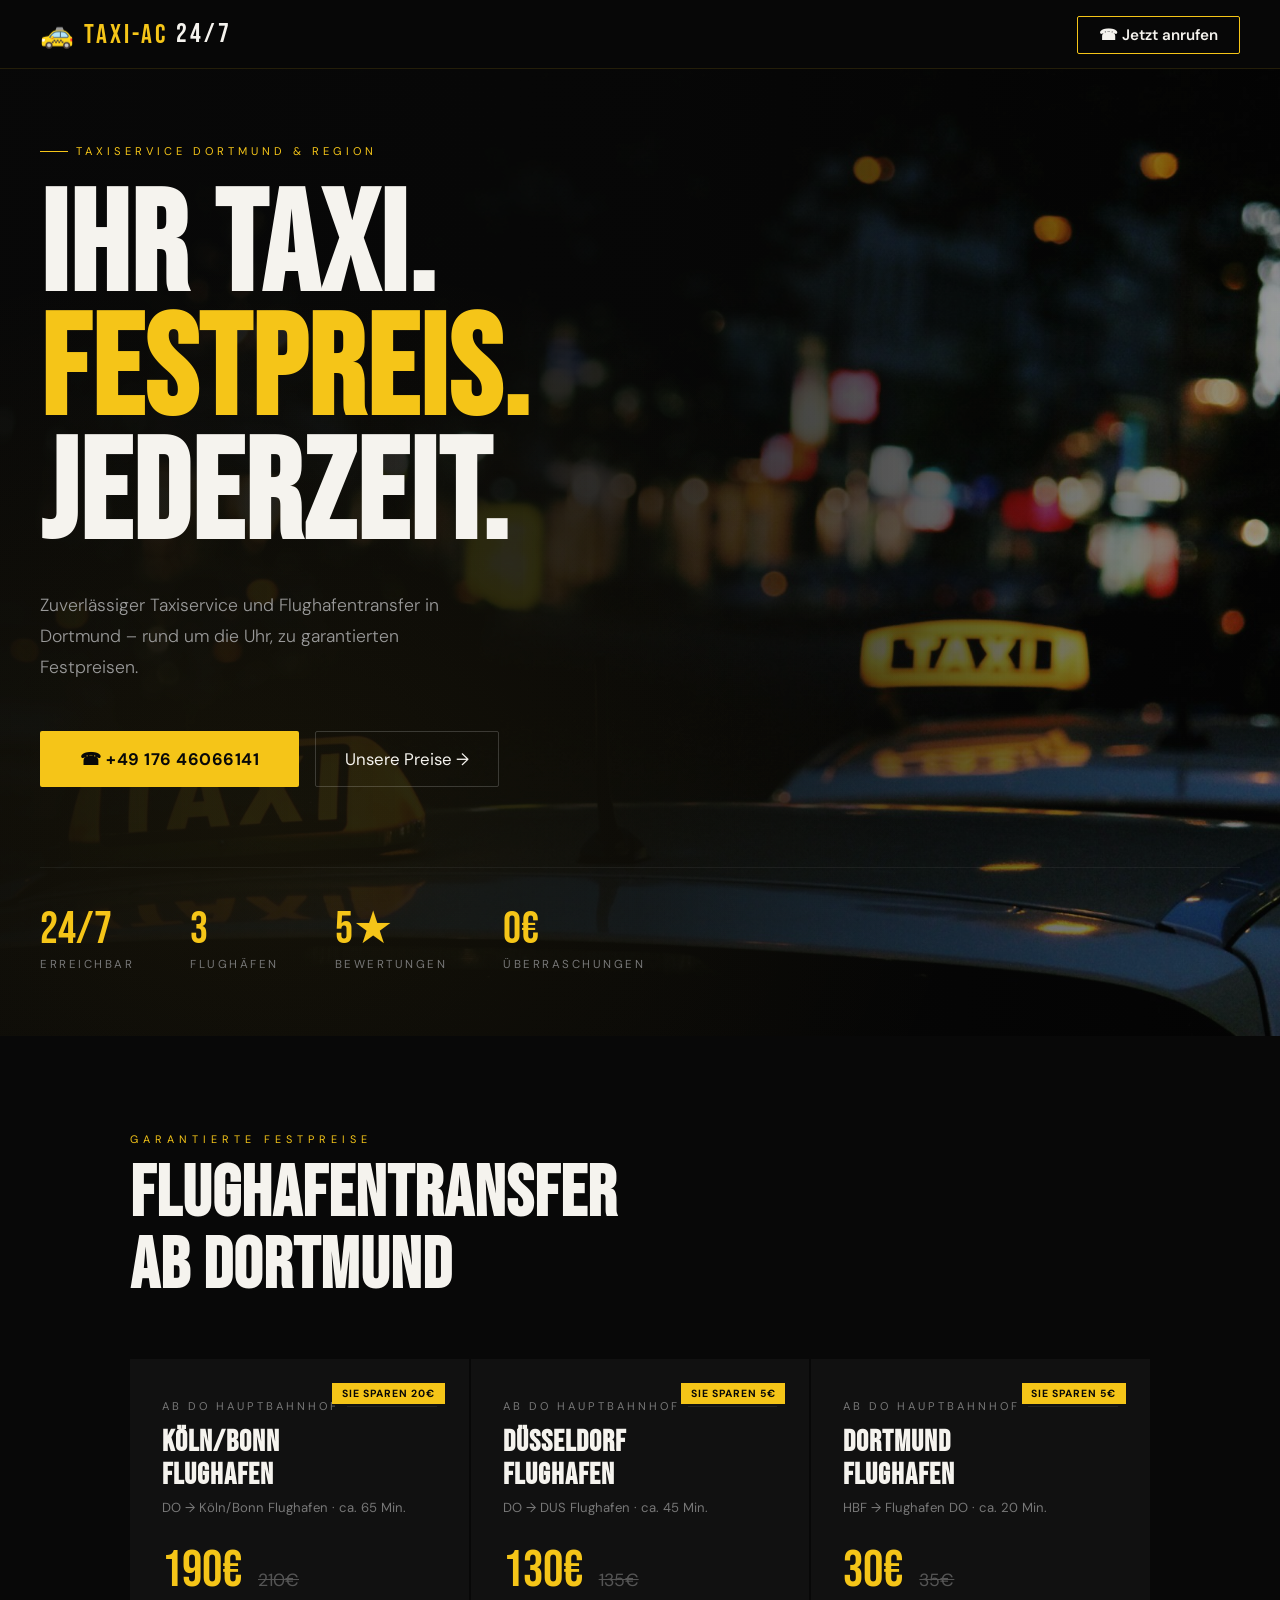
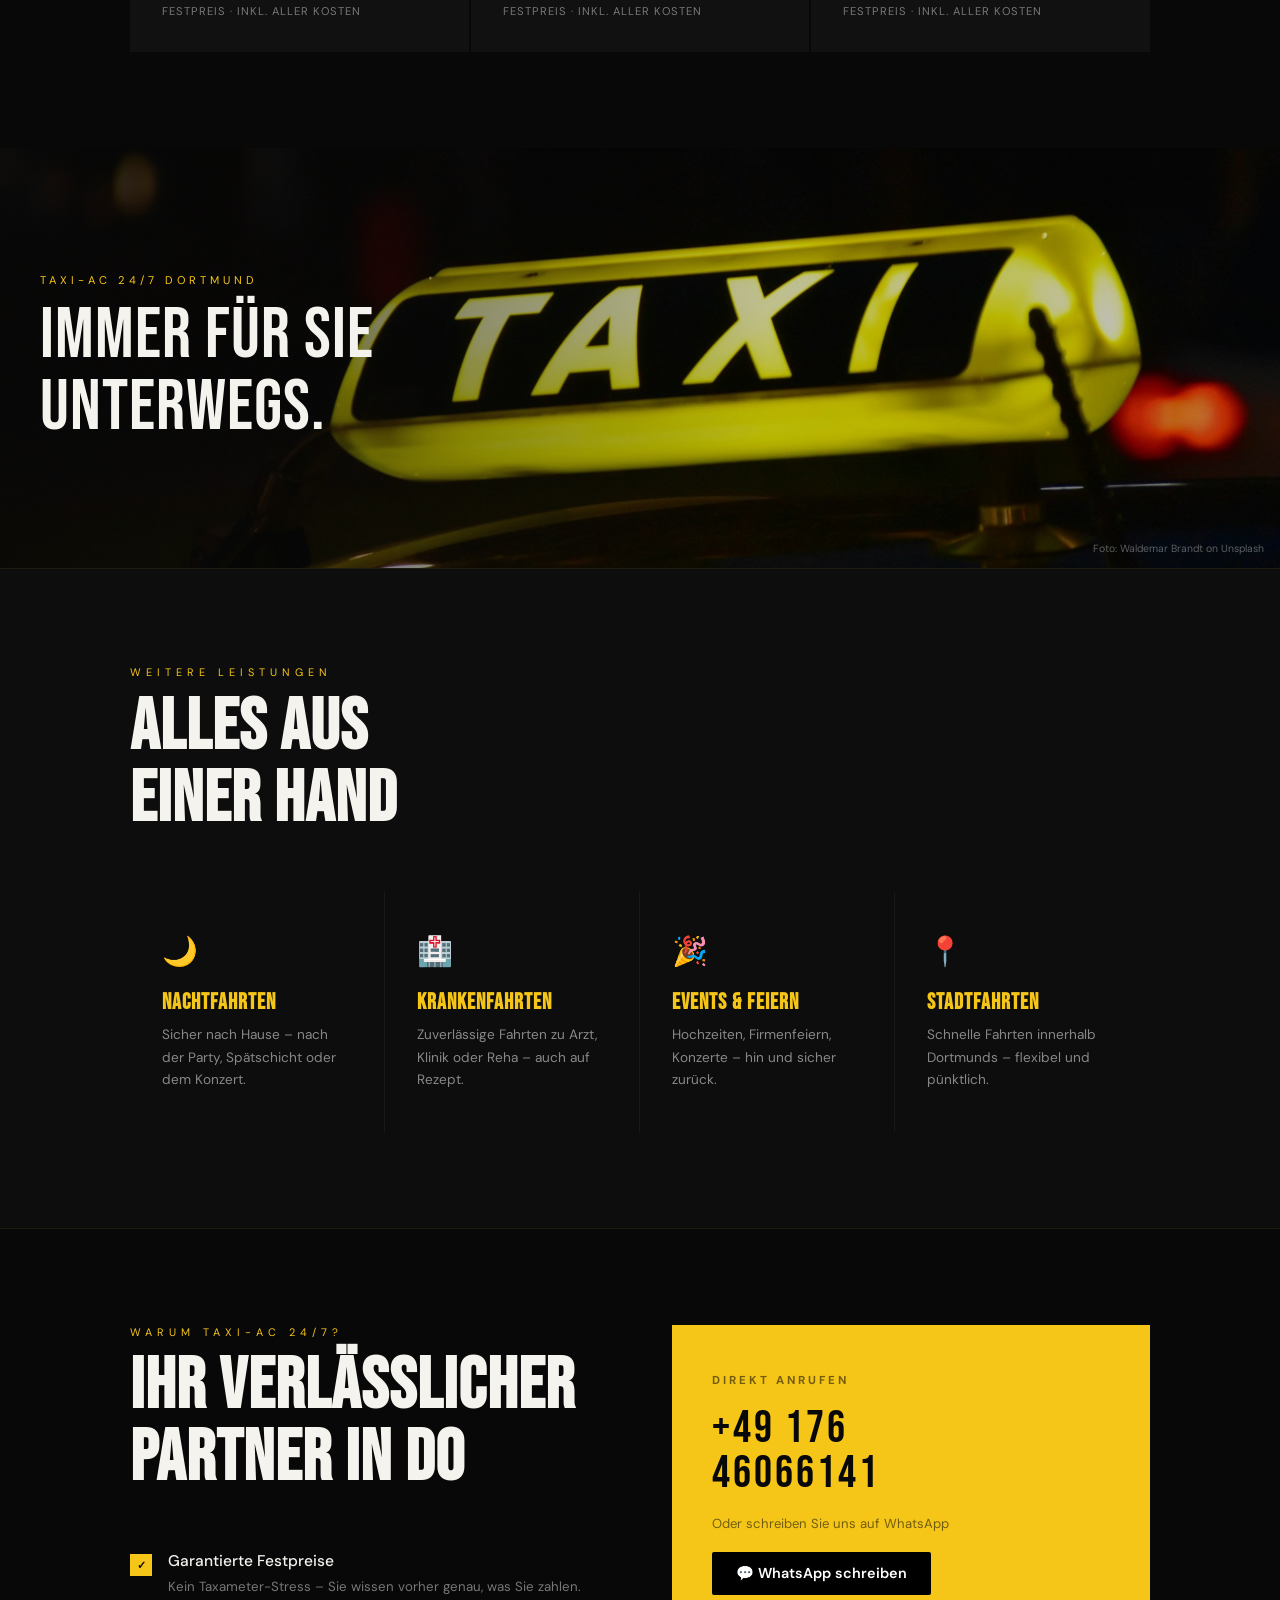
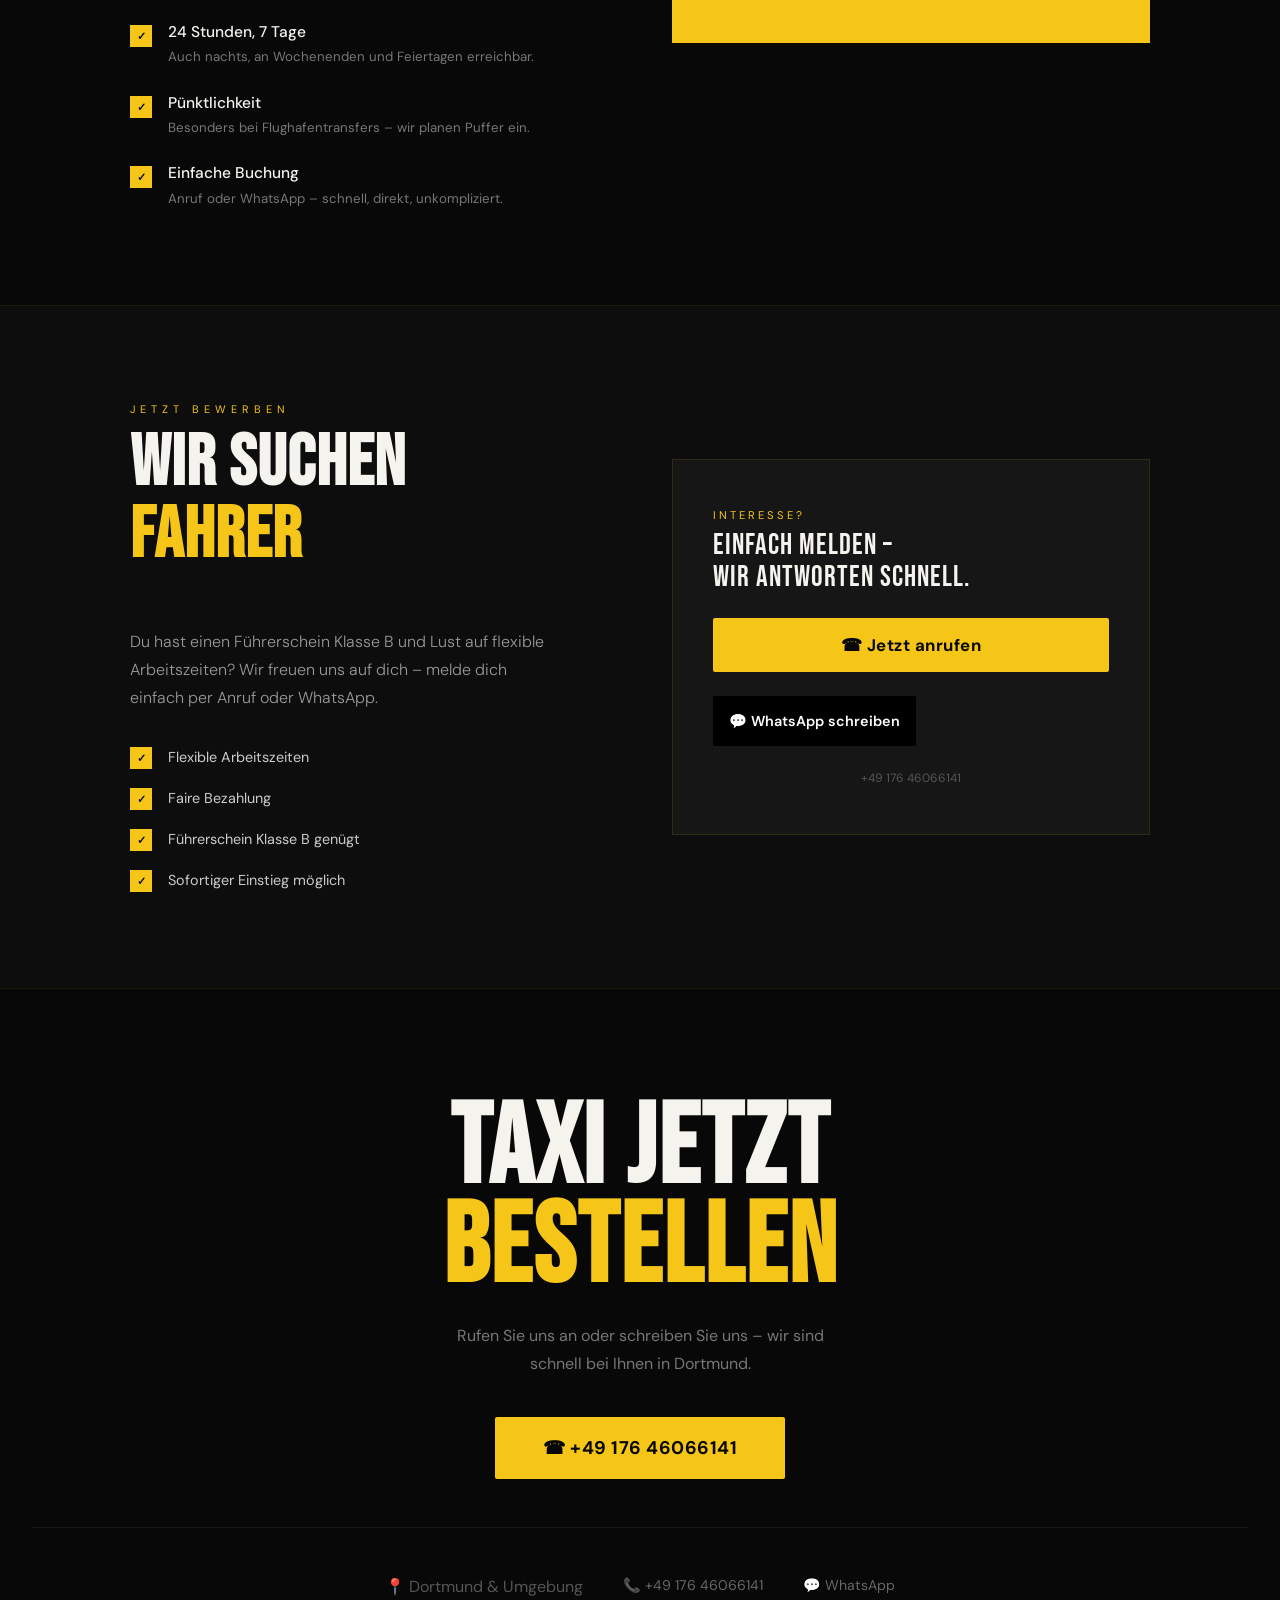
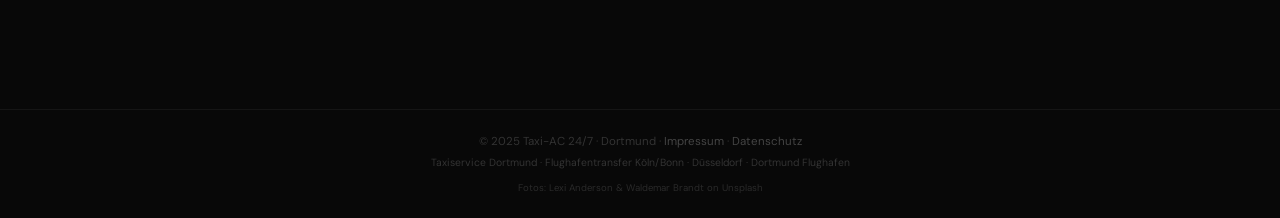
<file: taxi-landingpage (3).html>
<!DOCTYPE html>
<html lang="de">
<head>
  <meta charset="UTF-8">
  <meta name="viewport" content="width=device-width, initial-scale=1.0">
  <title>Taxi-AC 24/7 Dortmund – Flughafentransfer & Taxiservice | taxikreisdortmund.de</title>
  <meta name="description" content="Taxi-AC 24/7 Dortmund – Flughafentransfer zu Festpreisen: Köln/Bonn ab 190€, Düsseldorf ab 130€, Dortmund ab 30€. Rund um die Uhr erreichbar. Jetzt anrufen!">
  <meta name="keywords" content="Taxi Dortmund, Flughafentransfer Dortmund, Taxi Köln Bonn Flughafen, Taxi Düsseldorf Flughafen, Taxiservice Dortmund 24h, Taxi bestellen Dortmund, taxikreisdortmund.de">
  <link rel="canonical" href="https://www.taxikreisdortmund.de">
  <meta property="og:title" content="Taxi-AC 24/7 Dortmund – Flughafentransfer zu Festpreisen">
  <meta property="og:description" content="Flughafentransfer ab Dortmund: Köln/Bonn 190€, Düsseldorf 130€, Dortmund Flughafen 30€. 24/7 erreichbar.">
  <meta property="og:url" content="https://www.taxikreisdortmund.de">
  <meta property="og:type" content="website">
  <link rel="preconnect" href="https://fonts.googleapis.com">
  <link href="https://fonts.googleapis.com/css2?family=Bebas+Neue&family=DM+Sans:ital,wght@0,300;0,400;0,500;0,700;1,300&display=swap" rel="stylesheet">
  <style>
    *, *::before, *::after { box-sizing: border-box; margin: 0; padding: 0; }

    :root {
      --black: #080808;
      --yellow: #f5c518;
      --yellow-dark: #d4a800;
      --white: #f5f3ee;
      --gray: #777;
      --card-bg: #111;
    }

    html { scroll-behavior: smooth; }
    body {
      font-family: 'DM Sans', sans-serif;
      background: var(--black);
      color: var(--white);
      overflow-x: hidden;
    }

    /* NAV */
    nav {
      position: fixed; top: 0; width: 100%; z-index: 100;
      display: flex; justify-content: space-between; align-items: center;
      padding: 1.1rem 2.5rem;
      background: rgba(8,8,8,0.92);
      backdrop-filter: blur(12px);
      border-bottom: 1px solid rgba(245,197,24,0.12);
    }
    .logo {
      font-family: 'Bebas Neue', sans-serif;
      font-size: 1.7rem; letter-spacing: 3px; color: var(--yellow);
      display: flex; align-items: center; gap: 0.5rem;
    }
    .logo span { color: var(--white); }
    .nav-tel a {
      color: var(--white); text-decoration: none;
      font-weight: 600; font-size: 0.95rem;
      border: 1px solid var(--yellow);
      padding: 0.5rem 1.3rem; border-radius: 2px;
      transition: all 0.2s;
    }
    .nav-tel a:hover { background: var(--yellow); color: var(--black); }

    /* HERO */
    .hero {
      min-height: 100vh;
      display: flex; flex-direction: column; justify-content: center;
      padding: 9rem 2.5rem 4rem;
      position: relative; overflow: hidden;
      background:
        linear-gradient(to right, rgba(8,8,8,0.97) 0%, rgba(8,8,8,0.85) 50%, rgba(8,8,8,0.4) 100%),
        url('hero.jpg') center/cover no-repeat;
    }
    .hero::before {
      content: '';
      position: absolute; inset: 0;
      background: radial-gradient(ellipse at 20% 80%, rgba(245,197,24,0.06) 0%, transparent 50%);
      pointer-events: none;
    }
    .hero-tag {
      display: inline-flex; align-items: center; gap: 0.5rem;
      font-size: 0.7rem; letter-spacing: 4px; text-transform: uppercase;
      color: var(--yellow); margin-bottom: 1.8rem;
      opacity: 0; animation: fadeUp 0.6s 0.2s forwards;
    }
    .hero-tag::before {
      content: ''; display: block;
      width: 28px; height: 1px; background: var(--yellow);
    }
    .hero h1 {
      font-family: 'Bebas Neue', sans-serif;
      font-size: clamp(3.8rem, 11vw, 9.5rem);
      line-height: 0.88; letter-spacing: 2px;
      max-width: 860px;
      opacity: 0; animation: fadeUp 0.6s 0.35s forwards;
    }
    .hero h1 .accent { color: var(--yellow); }
    .hero-sub {
      margin-top: 2rem;
      font-size: 1.1rem; color: #999;
      max-width: 460px; line-height: 1.75; font-weight: 300;
      opacity: 0; animation: fadeUp 0.6s 0.55s forwards;
    }
    .hero-cta {
      margin-top: 3rem;
      display: flex; gap: 1rem; flex-wrap: wrap;
      opacity: 0; animation: fadeUp 0.6s 0.75s forwards;
    }
    .btn-primary {
      background: var(--yellow); color: var(--black);
      font-weight: 700; font-size: 1.05rem;
      padding: 1rem 2.5rem; text-decoration: none; border-radius: 2px;
      transition: transform 0.15s, background 0.15s; letter-spacing: 0.5px;
      display: inline-flex; align-items: center; gap: 0.5rem;
    }
    .btn-primary:hover { background: var(--yellow-dark); transform: translateY(-2px); }
    .btn-secondary {
      color: var(--white); font-size: 1.05rem;
      padding: 1rem 1.8rem; text-decoration: none;
      border: 1px solid rgba(255,255,255,0.18); border-radius: 2px;
      transition: all 0.2s; display: inline-flex; align-items: center; gap: 0.5rem;
    }
    .btn-secondary:hover { border-color: var(--yellow); color: var(--yellow); }
    .hero-stats {
      margin-top: 5rem;
      display: flex; gap: 3.5rem; flex-wrap: wrap;
      border-top: 1px solid rgba(255,255,255,0.06);
      padding-top: 2.5rem;
      opacity: 0; animation: fadeUp 0.6s 0.95s forwards;
    }
    .stat { display: flex; flex-direction: column; }
    .stat-n {
      font-family: 'Bebas Neue', sans-serif;
      font-size: 2.8rem; color: var(--yellow); line-height: 1;
    }
    .stat-l { font-size: 0.72rem; color: var(--gray); text-transform: uppercase; letter-spacing: 2.5px; margin-top: 0.3rem; }

    /* SECTIONS */
    .section { padding: 6rem 2.5rem; max-width: 1100px; margin: 0 auto; }
    .sec-label { font-size: 0.68rem; letter-spacing: 5px; text-transform: uppercase; color: var(--yellow); margin-bottom: 0.8rem; }
    .sec-title {
      font-family: 'Bebas Neue', sans-serif;
      font-size: clamp(2.5rem, 6vw, 4.5rem);
      letter-spacing: 1px; line-height: 1; margin-bottom: 3.5rem;
    }

    /* PRICES */
    .prices-grid {
      display: grid;
      grid-template-columns: repeat(auto-fit, minmax(300px, 1fr));
      gap: 2px;
    }
    .price-card {
      background: var(--card-bg);
      padding: 2.5rem 2rem 2rem;
      position: relative; overflow: hidden;
      border-bottom: 2px solid transparent;
      transition: border-color 0.2s, background 0.2s;
    }
    .price-card:hover { background: #161616; border-bottom-color: var(--yellow); }
    .price-card .route-from {
      font-size: 0.7rem; letter-spacing: 3px; text-transform: uppercase;
      color: var(--gray); margin-bottom: 0.8rem;
      display: flex; align-items: center; gap: 0.5rem;
    }
    .price-card .route-from::after {
      content: ''; flex: 1; height: 1px; background: rgba(255,255,255,0.07);
    }
    .price-card h3 {
      font-family: 'Bebas Neue', sans-serif;
      font-size: 1.9rem; letter-spacing: 1px;
      color: var(--white); margin-bottom: 0.4rem; line-height: 1.1;
    }
    .price-card .dest { font-size: 0.82rem; color: var(--gray); margin-bottom: 1.8rem; }
    .price-row { display: flex; align-items: baseline; gap: 1rem; }
    .price-new { font-family: 'Bebas Neue', sans-serif; font-size: 3.2rem; color: var(--yellow); line-height: 1; }
    .price-old { font-size: 1.1rem; color: #555; text-decoration: line-through; }
    .price-label { font-size: 0.7rem; color: var(--gray); margin-top: 0.5rem; letter-spacing: 1px; text-transform: uppercase; }
    .badge-save {
      position: absolute; top: 1.5rem; right: 1.5rem;
      background: var(--yellow); color: var(--black);
      font-size: 0.65rem; font-weight: 700;
      padding: 0.25rem 0.6rem; letter-spacing: 1px; text-transform: uppercase;
    }

    /* SERVICES */
    .services-stripe { background: #0d0d0d; border-top: 1px solid rgba(245,197,24,0.08); border-bottom: 1px solid rgba(245,197,24,0.08); }
    .services-grid {
      display: grid;
      grid-template-columns: repeat(auto-fit, minmax(220px, 1fr));
    }
    .service-card {
      padding: 2.5rem 2rem;
      border-right: 1px solid rgba(255,255,255,0.05);
      transition: background 0.2s;
    }
    .service-card:last-child { border-right: none; }
    .service-card:hover { background: #111; }
    .service-icon { font-size: 1.8rem; margin-bottom: 1.2rem; }
    .service-card h3 {
      font-family: 'Bebas Neue', sans-serif;
      font-size: 1.4rem; letter-spacing: 1px;
      color: var(--yellow); margin-bottom: 0.5rem;
    }
    .service-card p { color: #888; font-size: 0.85rem; line-height: 1.65; }

    /* WHY */
    .why-wrap { display: grid; grid-template-columns: 1fr 1fr; gap: 4rem; align-items: start; }
    @media (max-width: 720px) { .why-wrap { grid-template-columns: 1fr; gap: 2.5rem; } }
    .why-list { list-style: none; display: flex; flex-direction: column; gap: 1.6rem; }
    .why-list li { display: flex; gap: 1rem; align-items: flex-start; }
    .check-box {
      min-width: 22px; height: 22px;
      background: var(--yellow); color: var(--black);
      display: flex; align-items: center; justify-content: center;
      font-size: 0.7rem; font-weight: 800; margin-top: 3px;
    }
    .why-text strong { display: block; margin-bottom: 0.2rem; font-weight: 500; font-size: 0.97rem; }
    .why-text span { font-size: 0.83rem; color: var(--gray); line-height: 1.5; }

    .cta-box {
      background: var(--yellow); color: var(--black);
      padding: 3rem 2.5rem;
      display: flex; flex-direction: column; gap: 1.2rem;
    }
    .cta-box .cta-label { font-size: 0.72rem; font-weight: 700; text-transform: uppercase; letter-spacing: 3px; opacity: 0.55; }
    .cta-box .cta-tel {
      font-family: 'Bebas Neue', sans-serif;
      font-size: clamp(2rem, 5vw, 2.8rem);
      letter-spacing: 3px; line-height: 1;
      text-decoration: none; color: var(--black); word-break: break-all;
    }
    .cta-box .cta-tel:hover { opacity: 0.75; }
    .cta-box .cta-sub { font-size: 0.82rem; opacity: 0.55; }
    .wa-btn {
      display: inline-flex; align-items: center; gap: 0.5rem;
      background: #000; color: #fff;
      padding: 0.8rem 1.5rem; text-decoration: none;
      font-size: 0.9rem; font-weight: 600; border-radius: 2px;
      transition: opacity 0.2s; width: fit-content;
    }
    .wa-btn:hover { opacity: 0.8; }

    /* BOTTOM CTA */
    .bottom-cta { text-align: center; padding: 7rem 2rem; }
    .bottom-cta h2 {
      font-family: 'Bebas Neue', sans-serif;
      font-size: clamp(3rem, 9vw, 7rem);
      letter-spacing: 2px; line-height: 0.88; margin-bottom: 1.5rem;
    }
    .bottom-cta h2 span { color: var(--yellow); }
    .bottom-cta p { color: var(--gray); max-width: 400px; margin: 0 auto 2.5rem; line-height: 1.7; }
    .contact-row {
      display: flex; justify-content: center; gap: 2.5rem; flex-wrap: wrap;
      margin-top: 3rem; padding-top: 3rem;
      border-top: 1px solid rgba(255,255,255,0.06);
    }
    .contact-row a { color: #666; text-decoration: none; font-size: 0.88rem; }
    .contact-row a:hover { color: var(--yellow); }

    footer {
      border-top: 1px solid rgba(255,255,255,0.05);
      padding: 1.5rem 2rem; text-align: center;
      font-size: 0.72rem; color: #333;
    }
    footer a { color: #444; text-decoration: none; }
    footer a:hover { color: var(--gray); }

    @keyframes fadeUp {
      from { opacity: 0; transform: translateY(22px); }
      to   { opacity: 1; transform: translateY(0); }
    }

    @media (max-width: 540px) {
      nav { padding: 1rem 1.2rem; }
      .hero { padding: 7.5rem 1.3rem 3rem; }
      .section { padding: 4rem 1.3rem; }
      .hero-stats { gap: 2rem; }
      .cta-box { padding: 2rem 1.5rem; }
      .service-card { border-right: none; border-bottom: 1px solid rgba(255,255,255,0.05); }
      .fahrer-grid { grid-template-columns: 1fr !important; gap: 2rem !important; }
    }
  </style>
</head>
<body>

  <nav>
    <div class="logo">🚕 Taxi-AC <span>24/7</span></div>
    <div class="nav-tel"><a href="tel:+4917646066141">☎ Jetzt anrufen</a></div>
  </nav>

  <section class="hero">
    <p class="hero-tag">Taxiservice Dortmund &amp; Region</p>
    <h1>Ihr Taxi.<br><span class="accent">Festpreis.</span><br>Jederzeit.</h1>
    <p class="hero-sub">Zuverlässiger Taxiservice und Flughafentransfer in Dortmund – rund um die Uhr, zu garantierten Festpreisen.</p>
    <div class="hero-cta">
      <a href="tel:+4917646066141" class="btn-primary">☎ +49 176 46066141</a>
      <a href="#festpreise" class="btn-secondary">Unsere Preise →</a>
    </div>
    <div class="hero-stats">
      <div class="stat"><span class="stat-n">24/7</span><span class="stat-l">Erreichbar</span></div>
      <div class="stat"><span class="stat-n">3</span><span class="stat-l">Flughäfen</span></div>
      <div class="stat"><span class="stat-n">5★</span><span class="stat-l">Bewertungen</span></div>
      <div class="stat"><span class="stat-n">0€</span><span class="stat-l">Überraschungen</span></div>
    </div>
  </section>

  <div id="festpreise">
    <div class="section">
      <p class="sec-label">Garantierte Festpreise</p>
      <h2 class="sec-title">Flughafentransfer<br>ab Dortmund</h2>
      <div class="prices-grid">

        <div class="price-card">
          <span class="badge-save">Sie sparen 20€</span>
          <p class="route-from">ab DO Hauptbahnhof</p>
          <h3>Köln/Bonn<br>Flughafen</h3>
          <p class="dest">DO → Köln/Bonn Flughafen · ca. 65 Min.</p>
          <div class="price-row">
            <span class="price-new">190€</span>
            <span class="price-old">210€</span>
          </div>
          <p class="price-label">Festpreis · inkl. aller Kosten</p>
        </div>

        <div class="price-card">
          <span class="badge-save">Sie sparen 5€</span>
          <p class="route-from">ab DO Hauptbahnhof</p>
          <h3>Düsseldorf<br>Flughafen</h3>
          <p class="dest">DO → DUS Flughafen · ca. 45 Min.</p>
          <div class="price-row">
            <span class="price-new">130€</span>
            <span class="price-old">135€</span>
          </div>
          <p class="price-label">Festpreis · inkl. aller Kosten</p>
        </div>

        <div class="price-card">
          <span class="badge-save">Sie sparen 5€</span>
          <p class="route-from">ab DO Hauptbahnhof</p>
          <h3>Dortmund<br>Flughafen</h3>
          <p class="dest">HBF → Flughafen DO · ca. 20 Min.</p>
          <div class="price-row">
            <span class="price-new">30€</span>
            <span class="price-old">35€</span>
          </div>
          <p class="price-label">Festpreis · inkl. aller Kosten</p>
        </div>

      </div>
    </div>
  </div>

  <!-- PHOTO SECTION -->
  <div style="position:relative; height: 420px; overflow:hidden;">
    <img src="taxi2.jpg" alt="Taxi Dortmund Nacht – Taxi-AC 24/7"
      style="width:100%; height:100%; object-fit:cover; object-position:center 40%; display:block; filter: brightness(0.75);">
    <div style="position:absolute; inset:0; background: linear-gradient(to right, rgba(8,8,8,0.7) 0%, transparent 60%); display:flex; align-items:center; padding: 0 2.5rem;">
      <div>
        <p style="font-size:0.7rem; letter-spacing:4px; text-transform:uppercase; color:#f5c518; margin-bottom:0.8rem;">Taxi-AC 24/7 Dortmund</p>
        <p style="font-family:'Bebas Neue',sans-serif; font-size:clamp(2.5rem,6vw,4.5rem); line-height:1; letter-spacing:1px;">Immer für Sie<br>unterwegs.</p>
      </div>
    </div>
    <p style="position:absolute; bottom:0.8rem; right:1rem; font-size:0.65rem; color:rgba(255,255,255,0.35);">
      Foto: <a href="https://unsplash.com/@waldemarbrandt67w" target="_blank" rel="noopener" style="color:rgba(255,255,255,0.35); text-decoration:none;">Waldemar Brandt</a> on <a href="https://unsplash.com" target="_blank" rel="noopener" style="color:rgba(255,255,255,0.35); text-decoration:none;">Unsplash</a>
    </p>
  </div>

  <div class="services-stripe">
    <div class="section">
      <p class="sec-label">Weitere Leistungen</p>
      <h2 class="sec-title">Alles aus<br>einer Hand</h2>
      <div class="services-grid">
        <div class="service-card">
          <div class="service-icon">🌙</div>
          <h3>Nachtfahrten</h3>
          <p>Sicher nach Hause – nach der Party, Spätschicht oder dem Konzert.</p>
        </div>
        <div class="service-card">
          <div class="service-icon">🏥</div>
          <h3>Krankenfahrten</h3>
          <p>Zuverlässige Fahrten zu Arzt, Klinik oder Reha – auch auf Rezept.</p>
        </div>
        <div class="service-card">
          <div class="service-icon">🎉</div>
          <h3>Events & Feiern</h3>
          <p>Hochzeiten, Firmenfeiern, Konzerte – hin und sicher zurück.</p>
        </div>
        <div class="service-card">
          <div class="service-icon">📍</div>
          <h3>Stadtfahrten</h3>
          <p>Schnelle Fahrten innerhalb Dortmunds – flexibel und pünktlich.</p>
        </div>
      </div>
    </div>
  </div>

  <div>
    <div class="section">
      <div class="why-wrap">
        <div>
          <p class="sec-label">Warum Taxi-AC 24/7?</p>
          <h2 class="sec-title">Ihr verlässlicher<br>Partner in DO</h2>
          <ul class="why-list">
            <li>
              <div class="check-box">✓</div>
              <div class="why-text"><strong>Garantierte Festpreise</strong><span>Kein Taxameter-Stress – Sie wissen vorher genau, was Sie zahlen.</span></div>
            </li>
            <li>
              <div class="check-box">✓</div>
              <div class="why-text"><strong>24 Stunden, 7 Tage</strong><span>Auch nachts, an Wochenenden und Feiertagen erreichbar.</span></div>
            </li>
            <li>
              <div class="check-box">✓</div>
              <div class="why-text"><strong>Pünktlichkeit</strong><span>Besonders bei Flughafentransfers – wir planen Puffer ein.</span></div>
            </li>
            <li>
              <div class="check-box">✓</div>
              <div class="why-text"><strong>Einfache Buchung</strong><span>Anruf oder WhatsApp – schnell, direkt, unkompliziert.</span></div>
            </li>
          </ul>
        </div>
        <div class="cta-box">
          <p class="cta-label">Direkt anrufen</p>
          <a class="cta-tel" href="tel:+4917646066141">+49 176<br>46066141</a>
          <p class="cta-sub">Oder schreiben Sie uns auf WhatsApp</p>
          <a href="https://wa.me/4917646066141" class="wa-btn">💬 WhatsApp schreiben</a>
        </div>
      </div>
    </div>
  </div>

  <!-- FAHRER GESUCHT -->
  <div style="background:#0d0d0d; border-top:1px solid rgba(245,197,24,0.08); border-bottom:1px solid rgba(245,197,24,0.08);">
    <div class="section">
      <div class="fahrer-grid" style="display:grid; grid-template-columns:1fr 1fr; gap:4rem; align-items:center;">
        <div>
          <p class="sec-label">Jetzt bewerben</p>
          <h2 class="sec-title">Wir suchen<br><span style="color:var(--yellow)">Fahrer</span></h2>
          <p style="color:#999; font-size:1rem; line-height:1.75; font-weight:300; max-width:420px;">
            Du hast einen Führerschein Klasse B und Lust auf flexible Arbeitszeiten? Wir freuen uns auf dich – melde dich einfach per Anruf oder WhatsApp.
          </p>
          <ul style="list-style:none; margin-top:2rem; display:flex; flex-direction:column; gap:1rem;">
            <li style="display:flex; gap:1rem; align-items:center;">
              <div class="check-box">✓</div>
              <span style="font-size:0.9rem; color:#ccc;">Flexible Arbeitszeiten</span>
            </li>
            <li style="display:flex; gap:1rem; align-items:center;">
              <div class="check-box">✓</div>
              <span style="font-size:0.9rem; color:#ccc;">Faire Bezahlung</span>
            </li>
            <li style="display:flex; gap:1rem; align-items:center;">
              <div class="check-box">✓</div>
              <span style="font-size:0.9rem; color:#ccc;">Führerschein Klasse B genügt</span>
            </li>
            <li style="display:flex; gap:1rem; align-items:center;">
              <div class="check-box">✓</div>
              <span style="font-size:0.9rem; color:#ccc;">Sofortiger Einstieg möglich</span>
            </li>
          </ul>
        </div>
        <div style="background:#161616; border:1px solid rgba(245,197,24,0.12); padding:3rem 2.5rem; display:flex; flex-direction:column; gap:1.5rem;">
          <div>
            <p style="font-size:0.7rem; letter-spacing:3px; text-transform:uppercase; color:var(--yellow); margin-bottom:0.5rem;">Interesse?</p>
            <p style="font-family:'Bebas Neue',sans-serif; font-size:1.8rem; letter-spacing:1px; line-height:1.1;">Einfach melden –<br>wir antworten schnell.</p>
          </div>
          <a href="tel:+4917646066141" class="btn-primary" style="justify-content:center; text-align:center;">
            ☎ Jetzt anrufen
          </a>
          <a href="https://wa.me/4917646066141?text=Hallo%2C%20ich%20interessiere%20mich%20als%20Fahrer%20bei%20Taxi-AC%2024%2F7." class="wa-btn" style="justify-content:center; text-align:center; padding:1rem;">
            💬 WhatsApp schreiben
          </a>
          <p style="font-size:0.75rem; color:#555; text-align:center;">+49 176 46066141</p>
        </div>
      </div>
    </div>
  </div>

  <section class="bottom-cta">
    <h2>Taxi jetzt<br><span>bestellen</span></h2>
    <p>Rufen Sie uns an oder schreiben Sie uns – wir sind schnell bei Ihnen in Dortmund.</p>
    <a href="tel:+4917646066141" class="btn-primary" style="font-size:1.15rem; padding:1.2rem 3rem; margin: 0 auto;">☎ +49 176 46066141</a>
    <div class="contact-row">
      <span style="color:#555;">📍 Dortmund &amp; Umgebung</span>
      <a href="tel:+4917646066141">📞 +49 176 46066141</a>
      <a href="https://wa.me/4917646066141">💬 WhatsApp</a>
    </div>
  </section>

  <footer>
    <p>© 2025 Taxi-AC 24/7 · Dortmund · <a href="#">Impressum</a> · <a href="#">Datenschutz</a></p>
    <p style="margin-top:0.4rem; font-size:0.65rem;">Taxiservice Dortmund · Flughafentransfer Köln/Bonn · Düsseldorf · Dortmund Flughafen</p>
    <p style="margin-top:0.8rem; font-size:0.6rem; color:#2a2a2a;">
      Fotos: <a href="https://unsplash.com/@lexianderson" target="_blank" rel="noopener" style="color:#2a2a2a; text-decoration:none;">Lexi Anderson</a> &amp; <a href="https://unsplash.com/@waldemarbrandt67w" target="_blank" rel="noopener" style="color:#2a2a2a; text-decoration:none;">Waldemar Brandt</a> on <a href="https://unsplash.com" target="_blank" rel="noopener" style="color:#2a2a2a; text-decoration:none;">Unsplash</a>
    </p>
  </footer>

</body>
</html>
</file>
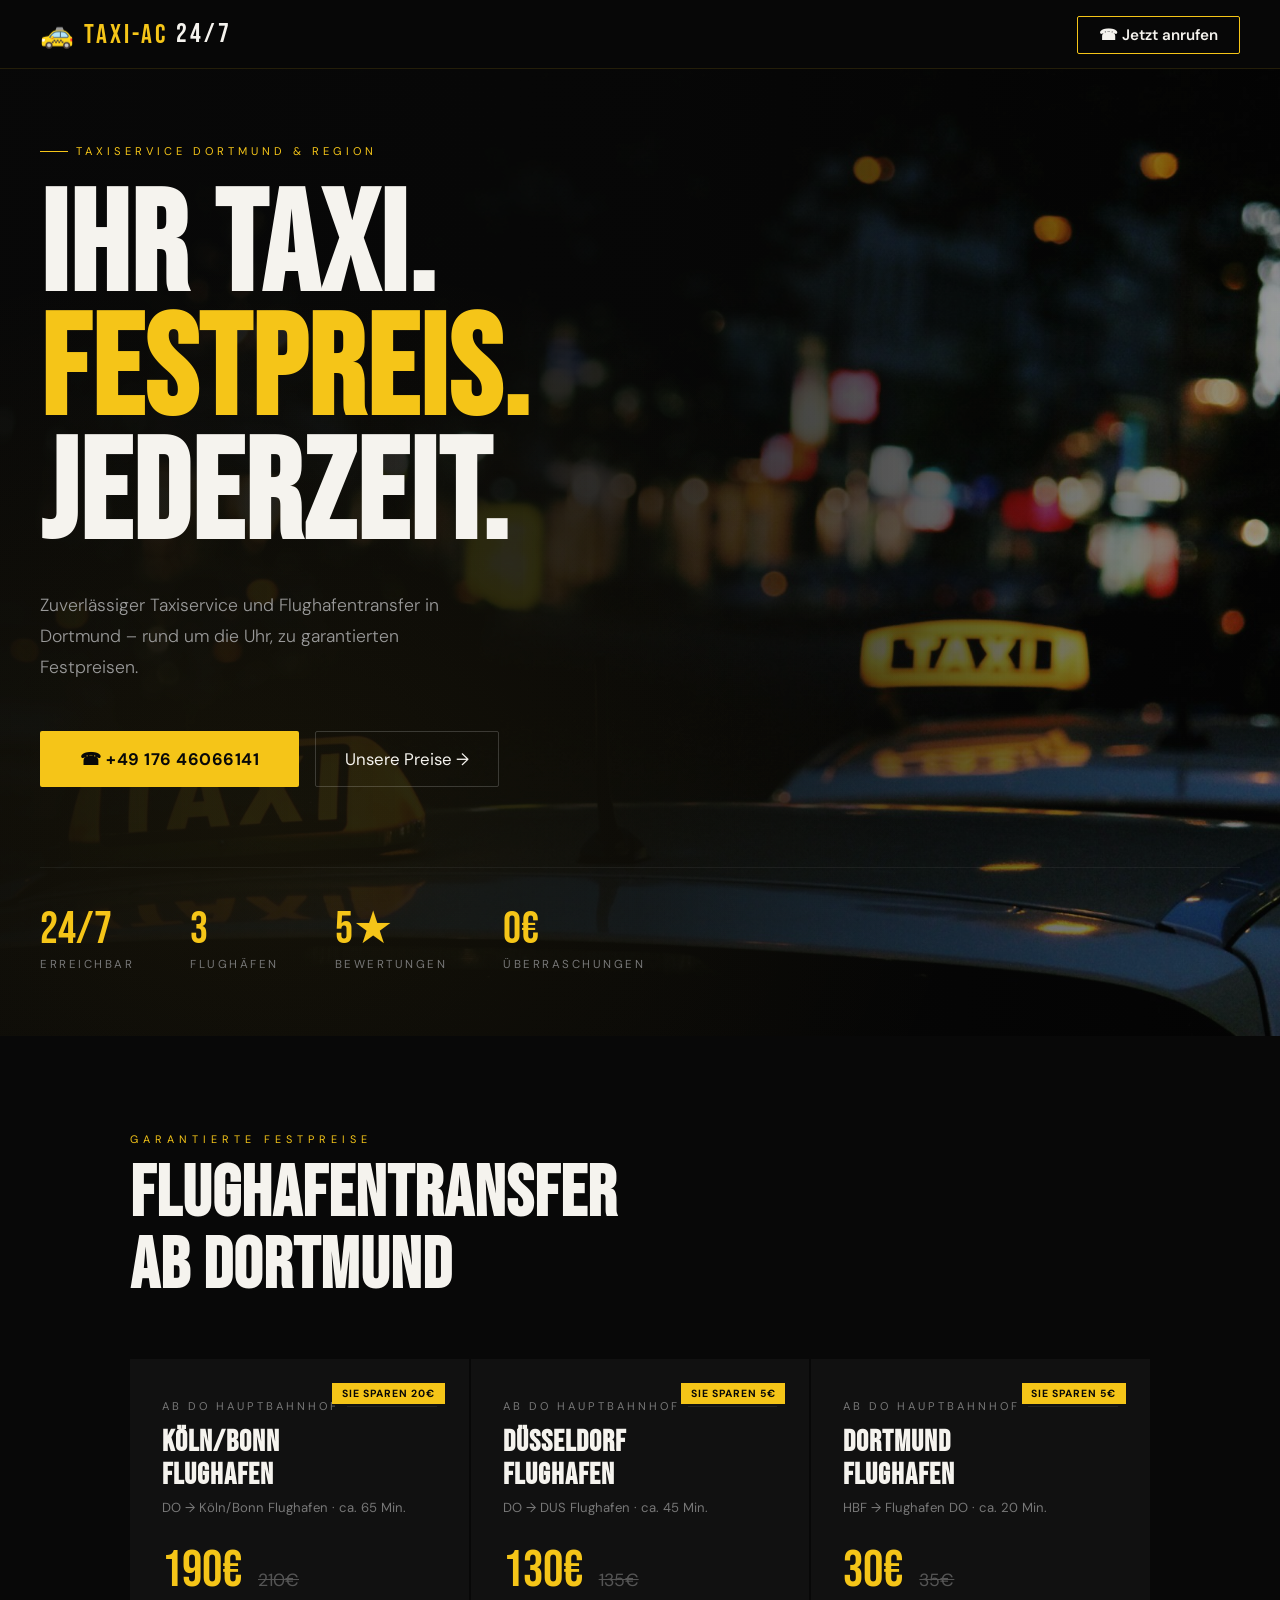
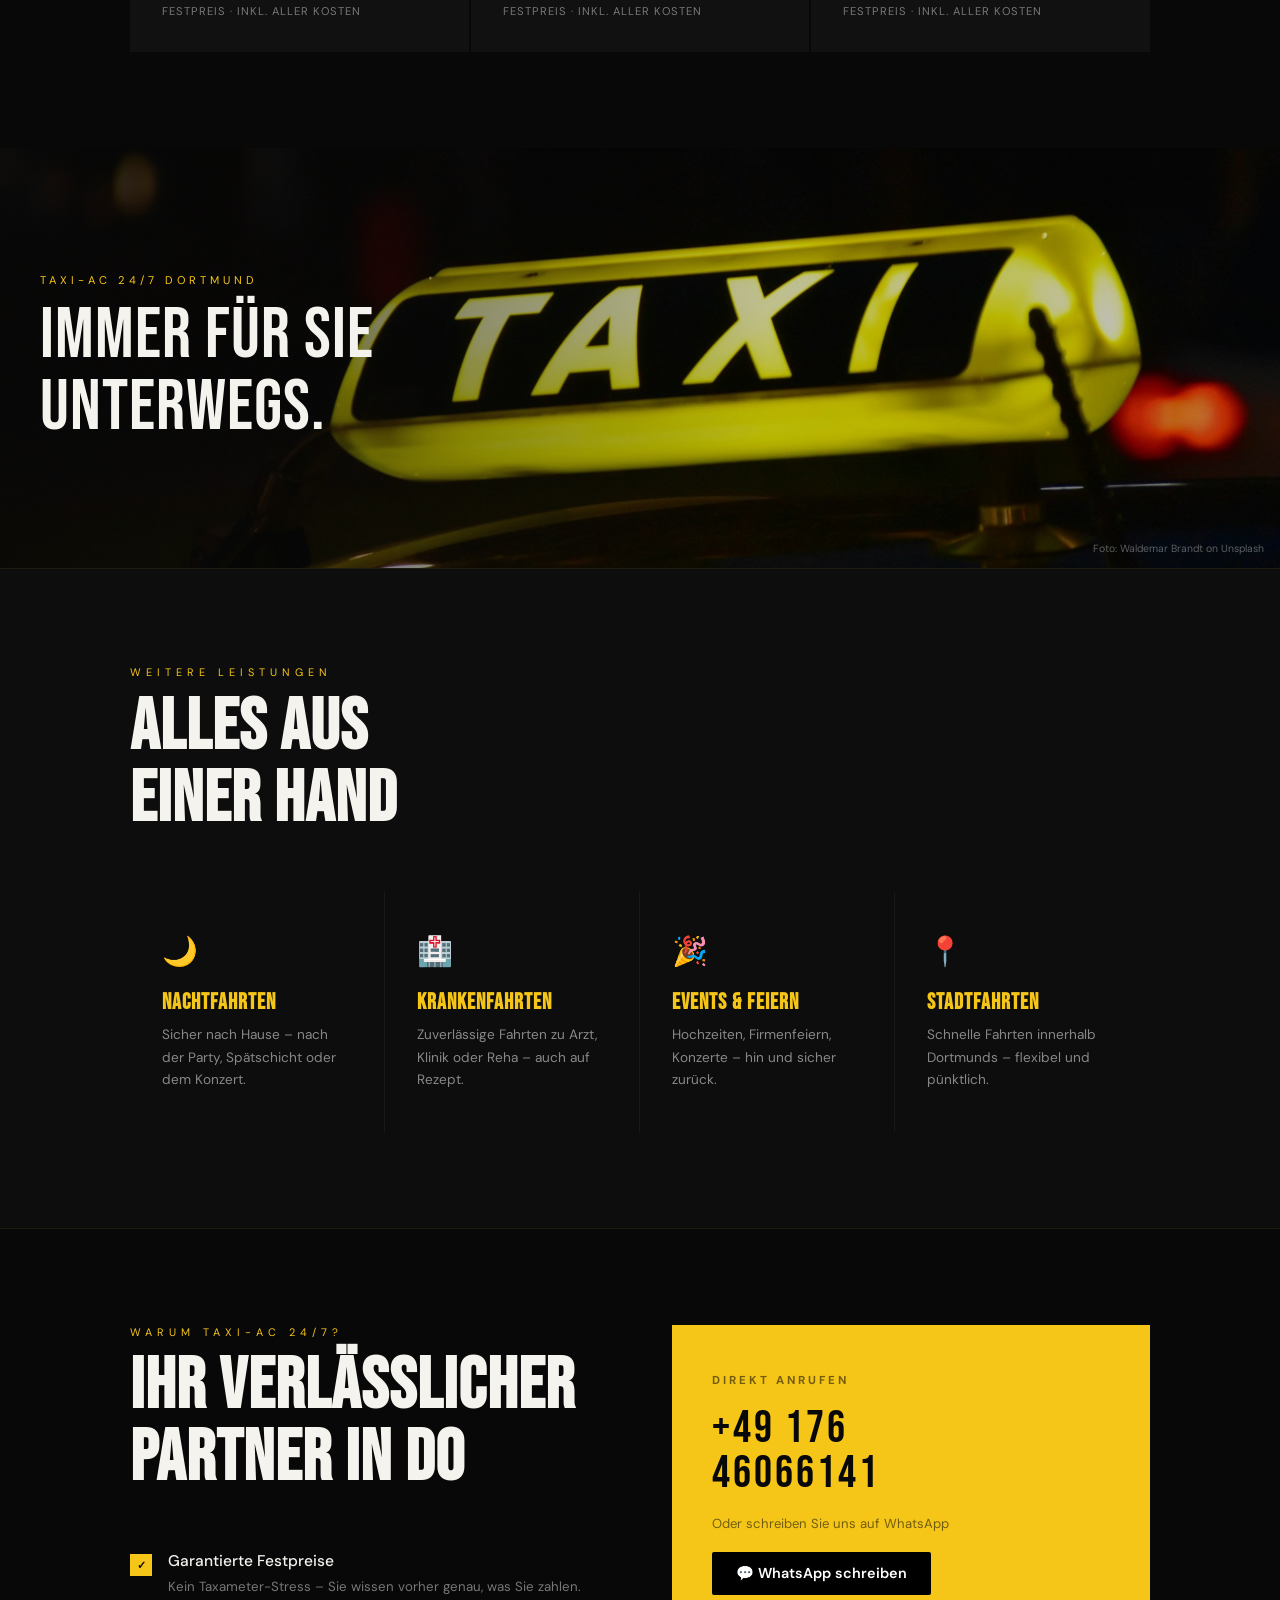
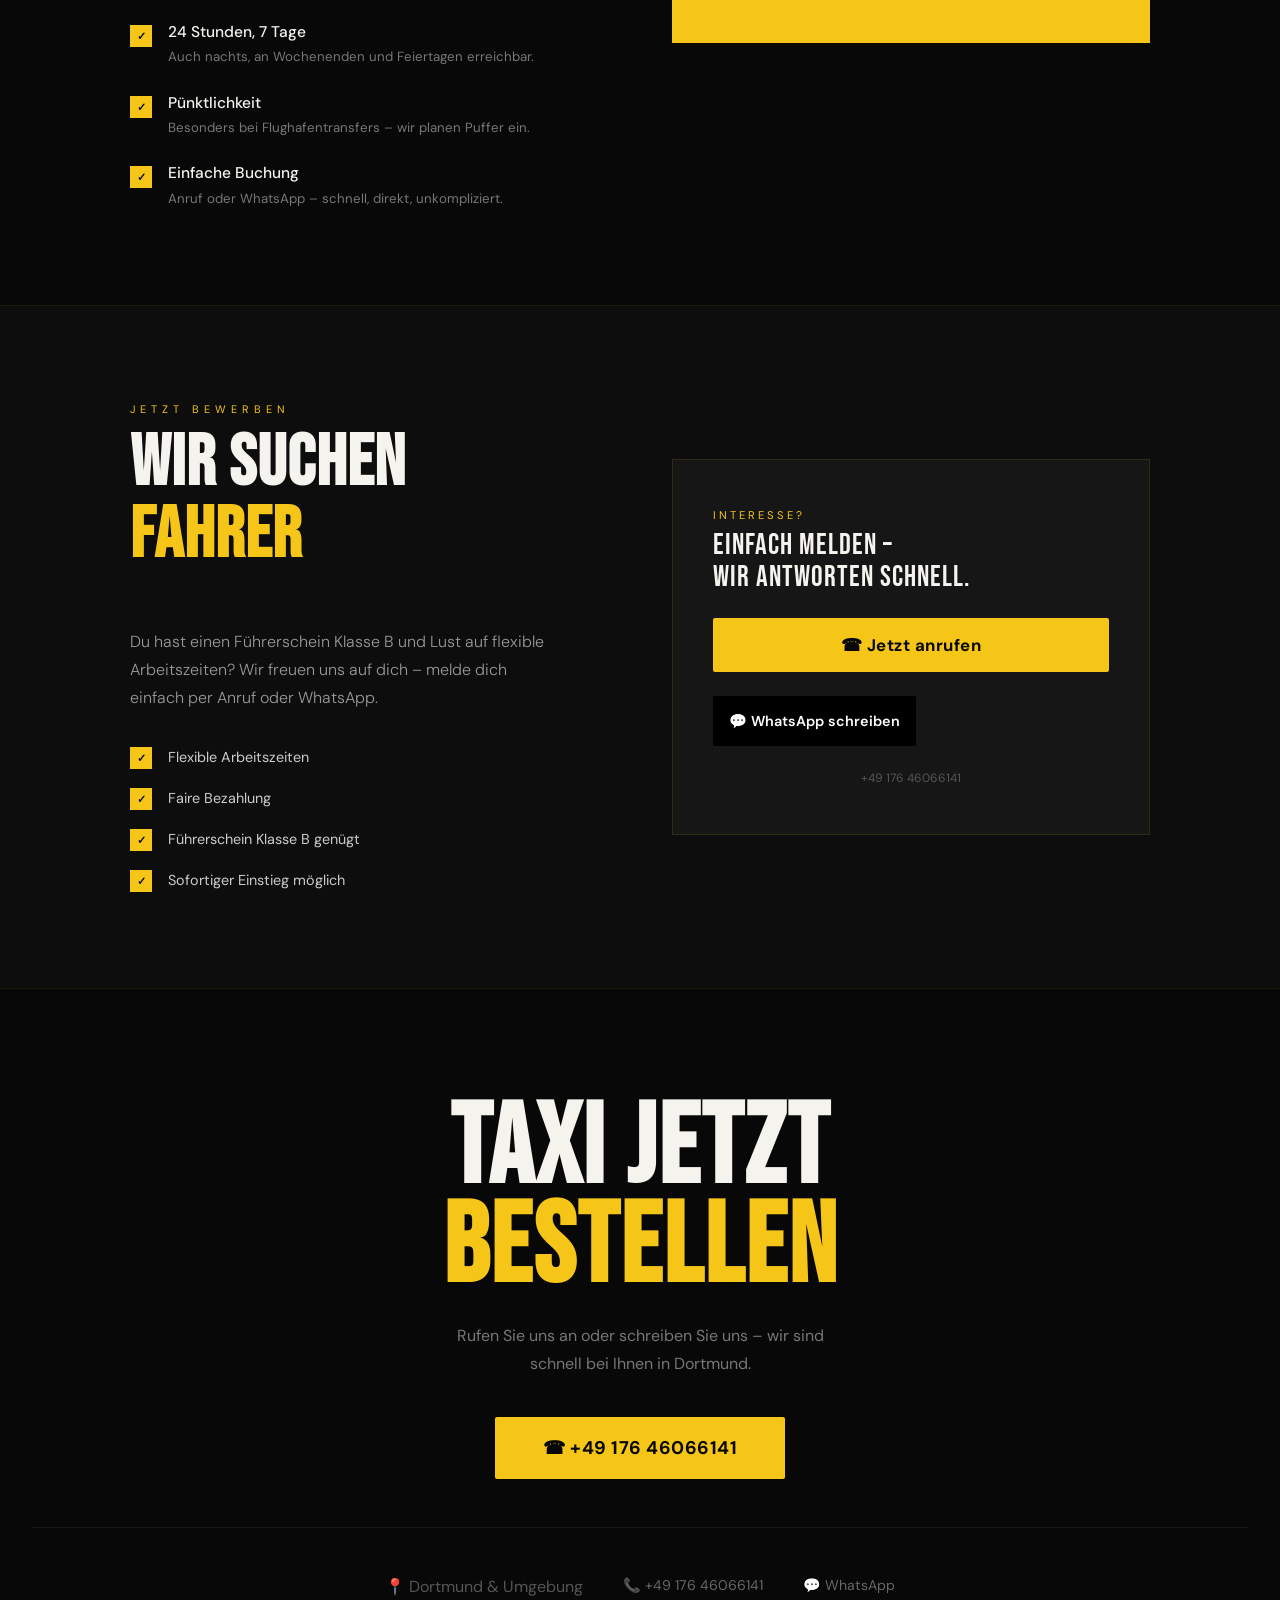
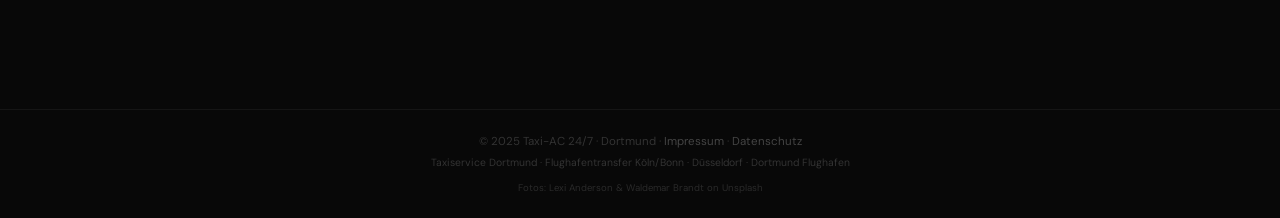
<file: taxi-landingpage (4).html>
<!DOCTYPE html>
<html lang="de">
<head>
  <meta charset="UTF-8">
  <meta name="viewport" content="width=device-width, initial-scale=1.0">
  <title>Taxi-AC 24/7 Dortmund – Flughafentransfer & Taxiservice | taxikreisdortmund.de</title>
  <meta name="description" content="Taxi-AC 24/7 Dortmund – Flughafentransfer zu Festpreisen: Köln/Bonn ab 190€, Düsseldorf ab 130€, Dortmund ab 30€. Rund um die Uhr erreichbar. Jetzt anrufen!">
  <meta name="keywords" content="Taxi Dortmund, Flughafentransfer Dortmund, Taxi Köln Bonn Flughafen, Taxi Düsseldorf Flughafen, Taxiservice Dortmund 24h, Taxi bestellen Dortmund, taxikreisdortmund.de">
  <link rel="canonical" href="https://www.taxikreisdortmund.de">
  <meta property="og:title" content="Taxi-AC 24/7 Dortmund – Flughafentransfer zu Festpreisen">
  <meta property="og:description" content="Flughafentransfer ab Dortmund: Köln/Bonn 190€, Düsseldorf 130€, Dortmund Flughafen 30€. 24/7 erreichbar.">
  <meta property="og:url" content="https://www.taxikreisdortmund.de">
  <meta property="og:type" content="website">

  <!-- Favicon: Taxi-Emoji als SVG -->
  <link rel="icon" href="data:image/svg+xml,<svg xmlns='http://www.w3.org/2000/svg' viewBox='0 0 100 100'><text y='.9em' font-size='90'>🚕</text></svg>">
  <link rel="apple-touch-icon" href="data:image/svg+xml,<svg xmlns='http://www.w3.org/2000/svg' viewBox='0 0 100 100'><text y='.9em' font-size='90'>🚕</text></svg>">

  <!-- Strukturierte Daten: Taxi-Unternehmen mit Telefon + Bewertung -->
  <script type="application/ld+json">
  {
    "@context": "https://schema.org",
    "@type": "TaxiService",
    "name": "Taxi-AC 24/7",
    "url": "https://www.taxikreisdortmund.de",
    "telephone": "+4917646066141",
    "priceRange": "€€",
    "description": "Professioneller Taxiservice und Flughafentransfer in Dortmund – rund um die Uhr zu garantierten Festpreisen.",
    "address": {
      "@type": "PostalAddress",
      "addressLocality": "Dortmund",
      "addressRegion": "Nordrhein-Westfalen",
      "addressCountry": "DE"
    },
    "geo": {
      "@type": "GeoCoordinates",
      "latitude": 51.5136,
      "longitude": 7.4653
    },
    "openingHoursSpecification": {
      "@type": "OpeningHoursSpecification",
      "dayOfWeek": ["Monday","Tuesday","Wednesday","Thursday","Friday","Saturday","Sunday"],
      "opens": "00:00",
      "closes": "23:59"
    },
    "aggregateRating": {
      "@type": "AggregateRating",
      "ratingValue": "5",
      "bestRating": "5",
      "worstRating": "1",
      "ratingCount": "27"
    },
    "areaServed": [
      "Dortmund", "Köln", "Bonn", "Düsseldorf"
    ],
    "hasOfferCatalog": {
      "@type": "OfferCatalog",
      "name": "Flughafentransfer Festpreise",
      "itemListElement": [
        {
          "@type": "Offer",
          "name": "Transfer Köln/Bonn Flughafen",
          "price": "190",
          "priceCurrency": "EUR"
        },
        {
          "@type": "Offer",
          "name": "Transfer Düsseldorf Flughafen",
          "price": "130",
          "priceCurrency": "EUR"
        },
        {
          "@type": "Offer",
          "name": "Transfer Dortmund Flughafen",
          "price": "30",
          "priceCurrency": "EUR"
        }
      ]
    }
  }
  </script>
  <link rel="preconnect" href="https://fonts.googleapis.com">
  <link href="https://fonts.googleapis.com/css2?family=Bebas+Neue&family=DM+Sans:ital,wght@0,300;0,400;0,500;0,700;1,300&display=swap" rel="stylesheet">
  <style>
    *, *::before, *::after { box-sizing: border-box; margin: 0; padding: 0; }

    :root {
      --black: #080808;
      --yellow: #f5c518;
      --yellow-dark: #d4a800;
      --white: #f5f3ee;
      --gray: #777;
      --card-bg: #111;
    }

    html { scroll-behavior: smooth; }
    body {
      font-family: 'DM Sans', sans-serif;
      background: var(--black);
      color: var(--white);
      overflow-x: hidden;
    }

    /* NAV */
    nav {
      position: fixed; top: 0; width: 100%; z-index: 100;
      display: flex; justify-content: space-between; align-items: center;
      padding: 1.1rem 2.5rem;
      background: rgba(8,8,8,0.92);
      backdrop-filter: blur(12px);
      border-bottom: 1px solid rgba(245,197,24,0.12);
    }
    .logo {
      font-family: 'Bebas Neue', sans-serif;
      font-size: 1.7rem; letter-spacing: 3px; color: var(--yellow);
      display: flex; align-items: center; gap: 0.5rem;
    }
    .logo span { color: var(--white); }
    .nav-tel a {
      color: var(--white); text-decoration: none;
      font-weight: 600; font-size: 0.95rem;
      border: 1px solid var(--yellow);
      padding: 0.5rem 1.3rem; border-radius: 2px;
      transition: all 0.2s;
    }
    .nav-tel a:hover { background: var(--yellow); color: var(--black); }

    /* HERO */
    .hero {
      min-height: 100vh;
      display: flex; flex-direction: column; justify-content: center;
      padding: 9rem 2.5rem 4rem;
      position: relative; overflow: hidden;
      background:
        linear-gradient(to right, rgba(8,8,8,0.97) 0%, rgba(8,8,8,0.85) 50%, rgba(8,8,8,0.4) 100%),
        url('hero.jpg') center/cover no-repeat;
    }
    .hero::before {
      content: '';
      position: absolute; inset: 0;
      background: radial-gradient(ellipse at 20% 80%, rgba(245,197,24,0.06) 0%, transparent 50%);
      pointer-events: none;
    }
    .hero-tag {
      display: inline-flex; align-items: center; gap: 0.5rem;
      font-size: 0.7rem; letter-spacing: 4px; text-transform: uppercase;
      color: var(--yellow); margin-bottom: 1.8rem;
      opacity: 0; animation: fadeUp 0.6s 0.2s forwards;
    }
    .hero-tag::before {
      content: ''; display: block;
      width: 28px; height: 1px; background: var(--yellow);
    }
    .hero h1 {
      font-family: 'Bebas Neue', sans-serif;
      font-size: clamp(3.8rem, 11vw, 9.5rem);
      line-height: 0.88; letter-spacing: 2px;
      max-width: 860px;
      opacity: 0; animation: fadeUp 0.6s 0.35s forwards;
    }
    .hero h1 .accent { color: var(--yellow); }
    .hero-sub {
      margin-top: 2rem;
      font-size: 1.1rem; color: #999;
      max-width: 460px; line-height: 1.75; font-weight: 300;
      opacity: 0; animation: fadeUp 0.6s 0.55s forwards;
    }
    .hero-cta {
      margin-top: 3rem;
      display: flex; gap: 1rem; flex-wrap: wrap;
      opacity: 0; animation: fadeUp 0.6s 0.75s forwards;
    }
    .btn-primary {
      background: var(--yellow); color: var(--black);
      font-weight: 700; font-size: 1.05rem;
      padding: 1rem 2.5rem; text-decoration: none; border-radius: 2px;
      transition: transform 0.15s, background 0.15s; letter-spacing: 0.5px;
      display: inline-flex; align-items: center; gap: 0.5rem;
    }
    .btn-primary:hover { background: var(--yellow-dark); transform: translateY(-2px); }
    .btn-secondary {
      color: var(--white); font-size: 1.05rem;
      padding: 1rem 1.8rem; text-decoration: none;
      border: 1px solid rgba(255,255,255,0.18); border-radius: 2px;
      transition: all 0.2s; display: inline-flex; align-items: center; gap: 0.5rem;
    }
    .btn-secondary:hover { border-color: var(--yellow); color: var(--yellow); }
    .hero-stats {
      margin-top: 5rem;
      display: flex; gap: 3.5rem; flex-wrap: wrap;
      border-top: 1px solid rgba(255,255,255,0.06);
      padding-top: 2.5rem;
      opacity: 0; animation: fadeUp 0.6s 0.95s forwards;
    }
    .stat { display: flex; flex-direction: column; }
    .stat-n {
      font-family: 'Bebas Neue', sans-serif;
      font-size: 2.8rem; color: var(--yellow); line-height: 1;
    }
    .stat-l { font-size: 0.72rem; color: var(--gray); text-transform: uppercase; letter-spacing: 2.5px; margin-top: 0.3rem; }

    /* SECTIONS */
    .section { padding: 6rem 2.5rem; max-width: 1100px; margin: 0 auto; }
    .sec-label { font-size: 0.68rem; letter-spacing: 5px; text-transform: uppercase; color: var(--yellow); margin-bottom: 0.8rem; }
    .sec-title {
      font-family: 'Bebas Neue', sans-serif;
      font-size: clamp(2.5rem, 6vw, 4.5rem);
      letter-spacing: 1px; line-height: 1; margin-bottom: 3.5rem;
    }

    /* PRICES */
    .prices-grid {
      display: grid;
      grid-template-columns: repeat(auto-fit, minmax(300px, 1fr));
      gap: 2px;
    }
    .price-card {
      background: var(--card-bg);
      padding: 2.5rem 2rem 2rem;
      position: relative; overflow: hidden;
      border-bottom: 2px solid transparent;
      transition: border-color 0.2s, background 0.2s;
    }
    .price-card:hover { background: #161616; border-bottom-color: var(--yellow); }
    .price-card .route-from {
      font-size: 0.7rem; letter-spacing: 3px; text-transform: uppercase;
      color: var(--gray); margin-bottom: 0.8rem;
      display: flex; align-items: center; gap: 0.5rem;
    }
    .price-card .route-from::after {
      content: ''; flex: 1; height: 1px; background: rgba(255,255,255,0.07);
    }
    .price-card h3 {
      font-family: 'Bebas Neue', sans-serif;
      font-size: 1.9rem; letter-spacing: 1px;
      color: var(--white); margin-bottom: 0.4rem; line-height: 1.1;
    }
    .price-card .dest { font-size: 0.82rem; color: var(--gray); margin-bottom: 1.8rem; }
    .price-row { display: flex; align-items: baseline; gap: 1rem; }
    .price-new { font-family: 'Bebas Neue', sans-serif; font-size: 3.2rem; color: var(--yellow); line-height: 1; }
    .price-old { font-size: 1.1rem; color: #555; text-decoration: line-through; }
    .price-label { font-size: 0.7rem; color: var(--gray); margin-top: 0.5rem; letter-spacing: 1px; text-transform: uppercase; }
    .badge-save {
      position: absolute; top: 1.5rem; right: 1.5rem;
      background: var(--yellow); color: var(--black);
      font-size: 0.65rem; font-weight: 700;
      padding: 0.25rem 0.6rem; letter-spacing: 1px; text-transform: uppercase;
    }

    /* SERVICES */
    .services-stripe { background: #0d0d0d; border-top: 1px solid rgba(245,197,24,0.08); border-bottom: 1px solid rgba(245,197,24,0.08); }
    .services-grid {
      display: grid;
      grid-template-columns: repeat(auto-fit, minmax(220px, 1fr));
    }
    .service-card {
      padding: 2.5rem 2rem;
      border-right: 1px solid rgba(255,255,255,0.05);
      transition: background 0.2s;
    }
    .service-card:last-child { border-right: none; }
    .service-card:hover { background: #111; }
    .service-icon { font-size: 1.8rem; margin-bottom: 1.2rem; }
    .service-card h3 {
      font-family: 'Bebas Neue', sans-serif;
      font-size: 1.4rem; letter-spacing: 1px;
      color: var(--yellow); margin-bottom: 0.5rem;
    }
    .service-card p { color: #888; font-size: 0.85rem; line-height: 1.65; }

    /* WHY */
    .why-wrap { display: grid; grid-template-columns: 1fr 1fr; gap: 4rem; align-items: start; }
    @media (max-width: 720px) { .why-wrap { grid-template-columns: 1fr; gap: 2.5rem; } }
    .why-list { list-style: none; display: flex; flex-direction: column; gap: 1.6rem; }
    .why-list li { display: flex; gap: 1rem; align-items: flex-start; }
    .check-box {
      min-width: 22px; height: 22px;
      background: var(--yellow); color: var(--black);
      display: flex; align-items: center; justify-content: center;
      font-size: 0.7rem; font-weight: 800; margin-top: 3px;
    }
    .why-text strong { display: block; margin-bottom: 0.2rem; font-weight: 500; font-size: 0.97rem; }
    .why-text span { font-size: 0.83rem; color: var(--gray); line-height: 1.5; }

    .cta-box {
      background: var(--yellow); color: var(--black);
      padding: 3rem 2.5rem;
      display: flex; flex-direction: column; gap: 1.2rem;
    }
    .cta-box .cta-label { font-size: 0.72rem; font-weight: 700; text-transform: uppercase; letter-spacing: 3px; opacity: 0.55; }
    .cta-box .cta-tel {
      font-family: 'Bebas Neue', sans-serif;
      font-size: clamp(2rem, 5vw, 2.8rem);
      letter-spacing: 3px; line-height: 1;
      text-decoration: none; color: var(--black); word-break: break-all;
    }
    .cta-box .cta-tel:hover { opacity: 0.75; }
    .cta-box .cta-sub { font-size: 0.82rem; opacity: 0.55; }
    .wa-btn {
      display: inline-flex; align-items: center; gap: 0.5rem;
      background: #000; color: #fff;
      padding: 0.8rem 1.5rem; text-decoration: none;
      font-size: 0.9rem; font-weight: 600; border-radius: 2px;
      transition: opacity 0.2s; width: fit-content;
    }
    .wa-btn:hover { opacity: 0.8; }

    /* BOTTOM CTA */
    .bottom-cta { text-align: center; padding: 7rem 2rem; }
    .bottom-cta h2 {
      font-family: 'Bebas Neue', sans-serif;
      font-size: clamp(3rem, 9vw, 7rem);
      letter-spacing: 2px; line-height: 0.88; margin-bottom: 1.5rem;
    }
    .bottom-cta h2 span { color: var(--yellow); }
    .bottom-cta p { color: var(--gray); max-width: 400px; margin: 0 auto 2.5rem; line-height: 1.7; }
    .contact-row {
      display: flex; justify-content: center; gap: 2.5rem; flex-wrap: wrap;
      margin-top: 3rem; padding-top: 3rem;
      border-top: 1px solid rgba(255,255,255,0.06);
    }
    .contact-row a { color: #666; text-decoration: none; font-size: 0.88rem; }
    .contact-row a:hover { color: var(--yellow); }

    footer {
      border-top: 1px solid rgba(255,255,255,0.05);
      padding: 1.5rem 2rem; text-align: center;
      font-size: 0.72rem; color: #333;
    }
    footer a { color: #444; text-decoration: none; }
    footer a:hover { color: var(--gray); }

    @keyframes fadeUp {
      from { opacity: 0; transform: translateY(22px); }
      to   { opacity: 1; transform: translateY(0); }
    }

    @media (max-width: 540px) {
      nav { padding: 1rem 1.2rem; }
      .hero { padding: 7.5rem 1.3rem 3rem; }
      .section { padding: 4rem 1.3rem; }
      .hero-stats { gap: 2rem; }
      .cta-box { padding: 2rem 1.5rem; }
      .service-card { border-right: none; border-bottom: 1px solid rgba(255,255,255,0.05); }
      .fahrer-grid { grid-template-columns: 1fr !important; gap: 2rem !important; }
    }
  </style>
</head>
<body>

  <nav>
    <div class="logo">🚕 Taxi-AC <span>24/7</span></div>
    <div class="nav-tel"><a href="tel:+4917646066141">☎ Jetzt anrufen</a></div>
  </nav>

  <section class="hero">
    <p class="hero-tag">Taxiservice Dortmund &amp; Region</p>
    <h1>Ihr Taxi.<br><span class="accent">Festpreis.</span><br>Jederzeit.</h1>
    <p class="hero-sub">Zuverlässiger Taxiservice und Flughafentransfer in Dortmund – rund um die Uhr, zu garantierten Festpreisen.</p>
    <div class="hero-cta">
      <a href="tel:+4917646066141" class="btn-primary">☎ +49 176 46066141</a>
      <a href="#festpreise" class="btn-secondary">Unsere Preise →</a>
    </div>
    <div class="hero-stats">
      <div class="stat"><span class="stat-n">24/7</span><span class="stat-l">Erreichbar</span></div>
      <div class="stat"><span class="stat-n">3</span><span class="stat-l">Flughäfen</span></div>
      <div class="stat"><span class="stat-n">5★</span><span class="stat-l">Bewertungen</span></div>
      <div class="stat"><span class="stat-n">0€</span><span class="stat-l">Überraschungen</span></div>
    </div>
  </section>

  <div id="festpreise">
    <div class="section">
      <p class="sec-label">Garantierte Festpreise</p>
      <h2 class="sec-title">Flughafentransfer<br>ab Dortmund</h2>
      <div class="prices-grid">

        <div class="price-card">
          <span class="badge-save">Sie sparen 20€</span>
          <p class="route-from">ab DO Hauptbahnhof</p>
          <h3>Köln/Bonn<br>Flughafen</h3>
          <p class="dest">DO → Köln/Bonn Flughafen · ca. 65 Min.</p>
          <div class="price-row">
            <span class="price-new">190€</span>
            <span class="price-old">210€</span>
          </div>
          <p class="price-label">Festpreis · inkl. aller Kosten</p>
        </div>

        <div class="price-card">
          <span class="badge-save">Sie sparen 5€</span>
          <p class="route-from">ab DO Hauptbahnhof</p>
          <h3>Düsseldorf<br>Flughafen</h3>
          <p class="dest">DO → DUS Flughafen · ca. 45 Min.</p>
          <div class="price-row">
            <span class="price-new">130€</span>
            <span class="price-old">135€</span>
          </div>
          <p class="price-label">Festpreis · inkl. aller Kosten</p>
        </div>

        <div class="price-card">
          <span class="badge-save">Sie sparen 5€</span>
          <p class="route-from">ab DO Hauptbahnhof</p>
          <h3>Dortmund<br>Flughafen</h3>
          <p class="dest">HBF → Flughafen DO · ca. 20 Min.</p>
          <div class="price-row">
            <span class="price-new">30€</span>
            <span class="price-old">35€</span>
          </div>
          <p class="price-label">Festpreis · inkl. aller Kosten</p>
        </div>

      </div>
    </div>
  </div>

  <!-- PHOTO SECTION -->
  <div style="position:relative; height: 420px; overflow:hidden;">
    <img src="taxi2.jpg" alt="Taxi Dortmund Nacht – Taxi-AC 24/7"
      style="width:100%; height:100%; object-fit:cover; object-position:center 40%; display:block; filter: brightness(0.75);">
    <div style="position:absolute; inset:0; background: linear-gradient(to right, rgba(8,8,8,0.7) 0%, transparent 60%); display:flex; align-items:center; padding: 0 2.5rem;">
      <div>
        <p style="font-size:0.7rem; letter-spacing:4px; text-transform:uppercase; color:#f5c518; margin-bottom:0.8rem;">Taxi-AC 24/7 Dortmund</p>
        <p style="font-family:'Bebas Neue',sans-serif; font-size:clamp(2.5rem,6vw,4.5rem); line-height:1; letter-spacing:1px;">Immer für Sie<br>unterwegs.</p>
      </div>
    </div>
    <p style="position:absolute; bottom:0.8rem; right:1rem; font-size:0.65rem; color:rgba(255,255,255,0.35);">
      Foto: <a href="https://unsplash.com/@waldemarbrandt67w" target="_blank" rel="noopener" style="color:rgba(255,255,255,0.35); text-decoration:none;">Waldemar Brandt</a> on <a href="https://unsplash.com" target="_blank" rel="noopener" style="color:rgba(255,255,255,0.35); text-decoration:none;">Unsplash</a>
    </p>
  </div>

  <div class="services-stripe">
    <div class="section">
      <p class="sec-label">Weitere Leistungen</p>
      <h2 class="sec-title">Alles aus<br>einer Hand</h2>
      <div class="services-grid">
        <div class="service-card">
          <div class="service-icon">🌙</div>
          <h3>Nachtfahrten</h3>
          <p>Sicher nach Hause – nach der Party, Spätschicht oder dem Konzert.</p>
        </div>
        <div class="service-card">
          <div class="service-icon">🏥</div>
          <h3>Krankenfahrten</h3>
          <p>Zuverlässige Fahrten zu Arzt, Klinik oder Reha – auch auf Rezept.</p>
        </div>
        <div class="service-card">
          <div class="service-icon">🎉</div>
          <h3>Events & Feiern</h3>
          <p>Hochzeiten, Firmenfeiern, Konzerte – hin und sicher zurück.</p>
        </div>
        <div class="service-card">
          <div class="service-icon">📍</div>
          <h3>Stadtfahrten</h3>
          <p>Schnelle Fahrten innerhalb Dortmunds – flexibel und pünktlich.</p>
        </div>
      </div>
    </div>
  </div>

  <div>
    <div class="section">
      <div class="why-wrap">
        <div>
          <p class="sec-label">Warum Taxi-AC 24/7?</p>
          <h2 class="sec-title">Ihr verlässlicher<br>Partner in DO</h2>
          <ul class="why-list">
            <li>
              <div class="check-box">✓</div>
              <div class="why-text"><strong>Garantierte Festpreise</strong><span>Kein Taxameter-Stress – Sie wissen vorher genau, was Sie zahlen.</span></div>
            </li>
            <li>
              <div class="check-box">✓</div>
              <div class="why-text"><strong>24 Stunden, 7 Tage</strong><span>Auch nachts, an Wochenenden und Feiertagen erreichbar.</span></div>
            </li>
            <li>
              <div class="check-box">✓</div>
              <div class="why-text"><strong>Pünktlichkeit</strong><span>Besonders bei Flughafentransfers – wir planen Puffer ein.</span></div>
            </li>
            <li>
              <div class="check-box">✓</div>
              <div class="why-text"><strong>Einfache Buchung</strong><span>Anruf oder WhatsApp – schnell, direkt, unkompliziert.</span></div>
            </li>
          </ul>
        </div>
        <div class="cta-box">
          <p class="cta-label">Direkt anrufen</p>
          <a class="cta-tel" href="tel:+4917646066141">+49 176<br>46066141</a>
          <p class="cta-sub">Oder schreiben Sie uns auf WhatsApp</p>
          <a href="https://wa.me/4917646066141" class="wa-btn">💬 WhatsApp schreiben</a>
        </div>
      </div>
    </div>
  </div>

  <!-- FAHRER GESUCHT -->
  <div style="background:#0d0d0d; border-top:1px solid rgba(245,197,24,0.08); border-bottom:1px solid rgba(245,197,24,0.08);">
    <div class="section">
      <div class="fahrer-grid" style="display:grid; grid-template-columns:1fr 1fr; gap:4rem; align-items:center;">
        <div>
          <p class="sec-label">Jetzt bewerben</p>
          <h2 class="sec-title">Wir suchen<br><span style="color:var(--yellow)">Fahrer</span></h2>
          <p style="color:#999; font-size:1rem; line-height:1.75; font-weight:300; max-width:420px;">
            Du hast einen Führerschein Klasse B und Lust auf flexible Arbeitszeiten? Wir freuen uns auf dich – melde dich einfach per Anruf oder WhatsApp.
          </p>
          <ul style="list-style:none; margin-top:2rem; display:flex; flex-direction:column; gap:1rem;">
            <li style="display:flex; gap:1rem; align-items:center;">
              <div class="check-box">✓</div>
              <span style="font-size:0.9rem; color:#ccc;">Flexible Arbeitszeiten</span>
            </li>
            <li style="display:flex; gap:1rem; align-items:center;">
              <div class="check-box">✓</div>
              <span style="font-size:0.9rem; color:#ccc;">Faire Bezahlung</span>
            </li>
            <li style="display:flex; gap:1rem; align-items:center;">
              <div class="check-box">✓</div>
              <span style="font-size:0.9rem; color:#ccc;">Führerschein Klasse B genügt</span>
            </li>
            <li style="display:flex; gap:1rem; align-items:center;">
              <div class="check-box">✓</div>
              <span style="font-size:0.9rem; color:#ccc;">Sofortiger Einstieg möglich</span>
            </li>
          </ul>
        </div>
        <div style="background:#161616; border:1px solid rgba(245,197,24,0.12); padding:3rem 2.5rem; display:flex; flex-direction:column; gap:1.5rem;">
          <div>
            <p style="font-size:0.7rem; letter-spacing:3px; text-transform:uppercase; color:var(--yellow); margin-bottom:0.5rem;">Interesse?</p>
            <p style="font-family:'Bebas Neue',sans-serif; font-size:1.8rem; letter-spacing:1px; line-height:1.1;">Einfach melden –<br>wir antworten schnell.</p>
          </div>
          <a href="tel:+4917646066141" class="btn-primary" style="justify-content:center; text-align:center;">
            ☎ Jetzt anrufen
          </a>
          <a href="https://wa.me/4917646066141?text=Hallo%2C%20ich%20interessiere%20mich%20als%20Fahrer%20bei%20Taxi-AC%2024%2F7." class="wa-btn" style="justify-content:center; text-align:center; padding:1rem;">
            💬 WhatsApp schreiben
          </a>
          <p style="font-size:0.75rem; color:#555; text-align:center;">+49 176 46066141</p>
        </div>
      </div>
    </div>
  </div>

  <section class="bottom-cta">
    <h2>Taxi jetzt<br><span>bestellen</span></h2>
    <p>Rufen Sie uns an oder schreiben Sie uns – wir sind schnell bei Ihnen in Dortmund.</p>
    <a href="tel:+4917646066141" class="btn-primary" style="font-size:1.15rem; padding:1.2rem 3rem; margin: 0 auto;">☎ +49 176 46066141</a>
    <div class="contact-row">
      <span style="color:#555;">📍 Dortmund &amp; Umgebung</span>
      <a href="tel:+4917646066141">📞 +49 176 46066141</a>
      <a href="https://wa.me/4917646066141">💬 WhatsApp</a>
    </div>
  </section>

  <footer>
    <p>© 2025 Taxi-AC 24/7 · Dortmund · <a href="#">Impressum</a> · <a href="#">Datenschutz</a></p>
    <p style="margin-top:0.4rem; font-size:0.65rem;">Taxiservice Dortmund · Flughafentransfer Köln/Bonn · Düsseldorf · Dortmund Flughafen</p>
    <p style="margin-top:0.8rem; font-size:0.6rem; color:#2a2a2a;">
      Fotos: <a href="https://unsplash.com/@lexianderson" target="_blank" rel="noopener" style="color:#2a2a2a; text-decoration:none;">Lexi Anderson</a> &amp; <a href="https://unsplash.com/@waldemarbrandt67w" target="_blank" rel="noopener" style="color:#2a2a2a; text-decoration:none;">Waldemar Brandt</a> on <a href="https://unsplash.com" target="_blank" rel="noopener" style="color:#2a2a2a; text-decoration:none;">Unsplash</a>
    </p>
  </footer>

</body>
</html>
</file>
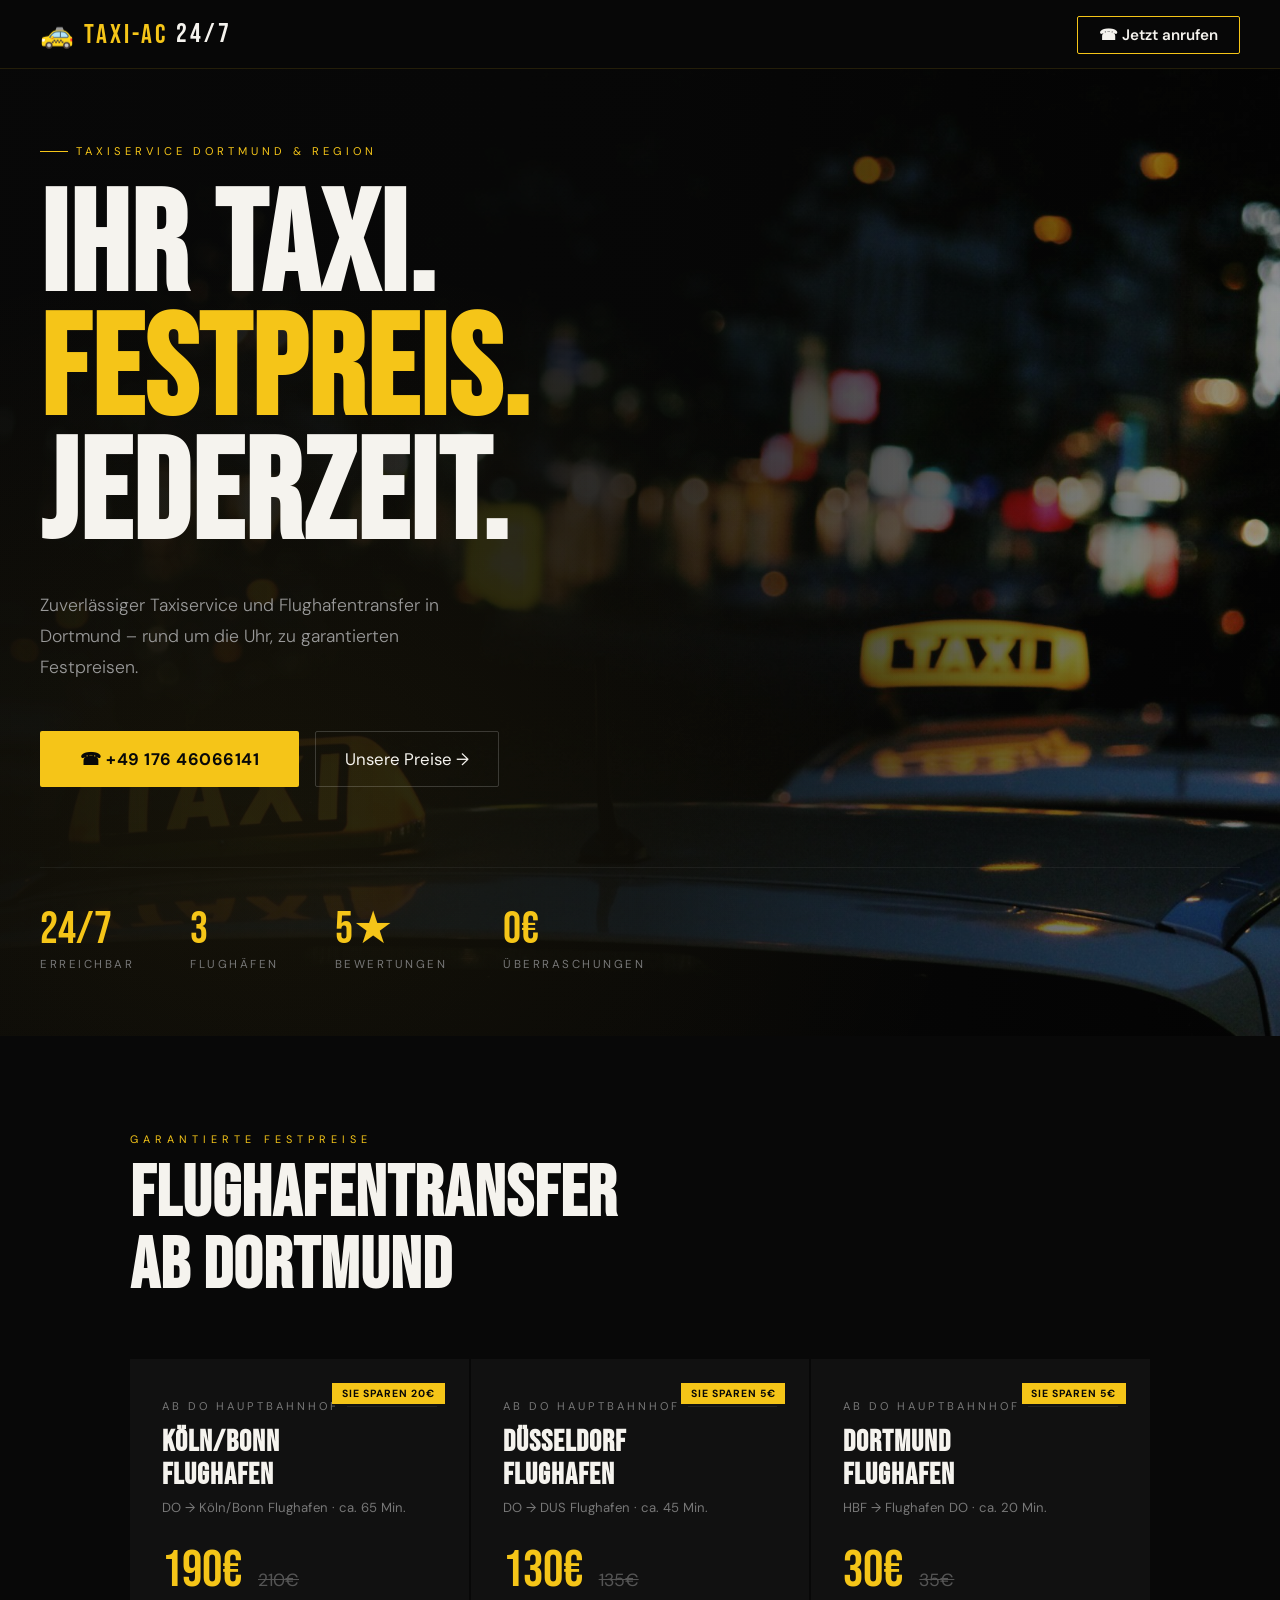
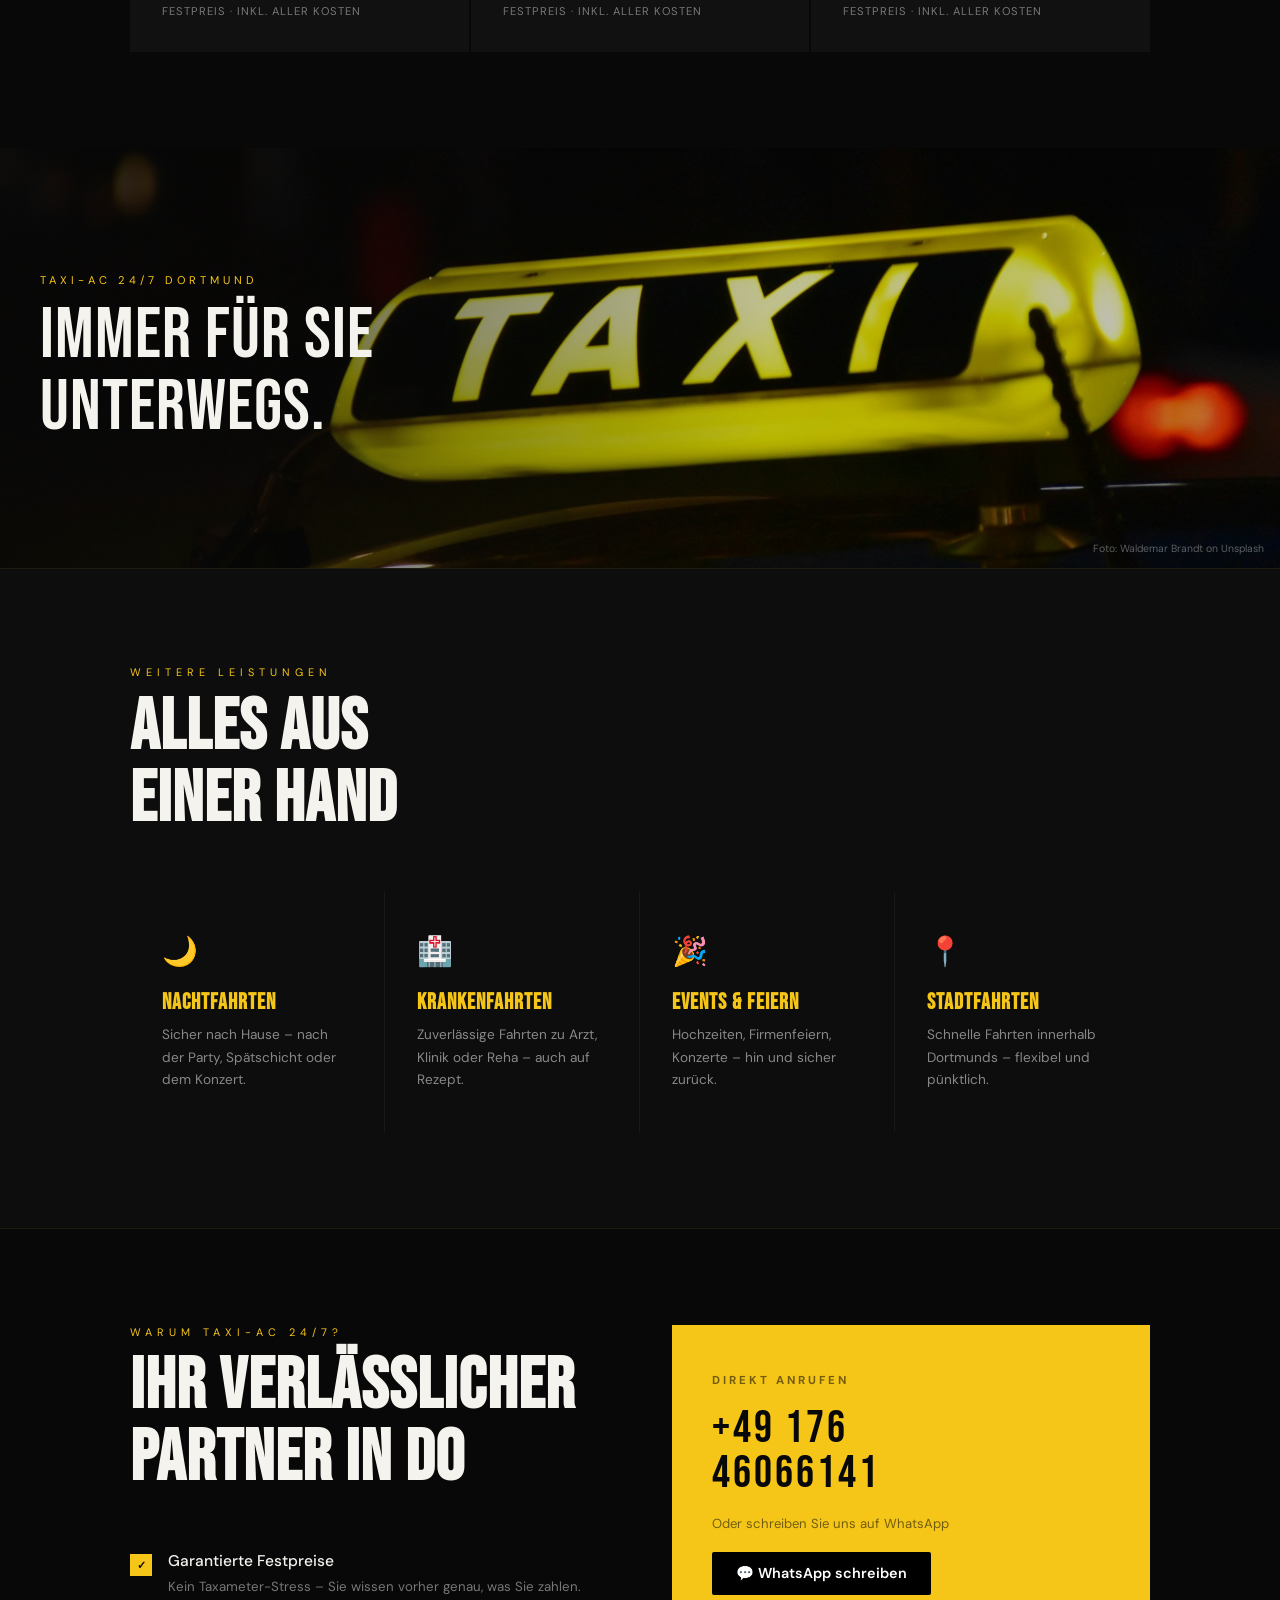
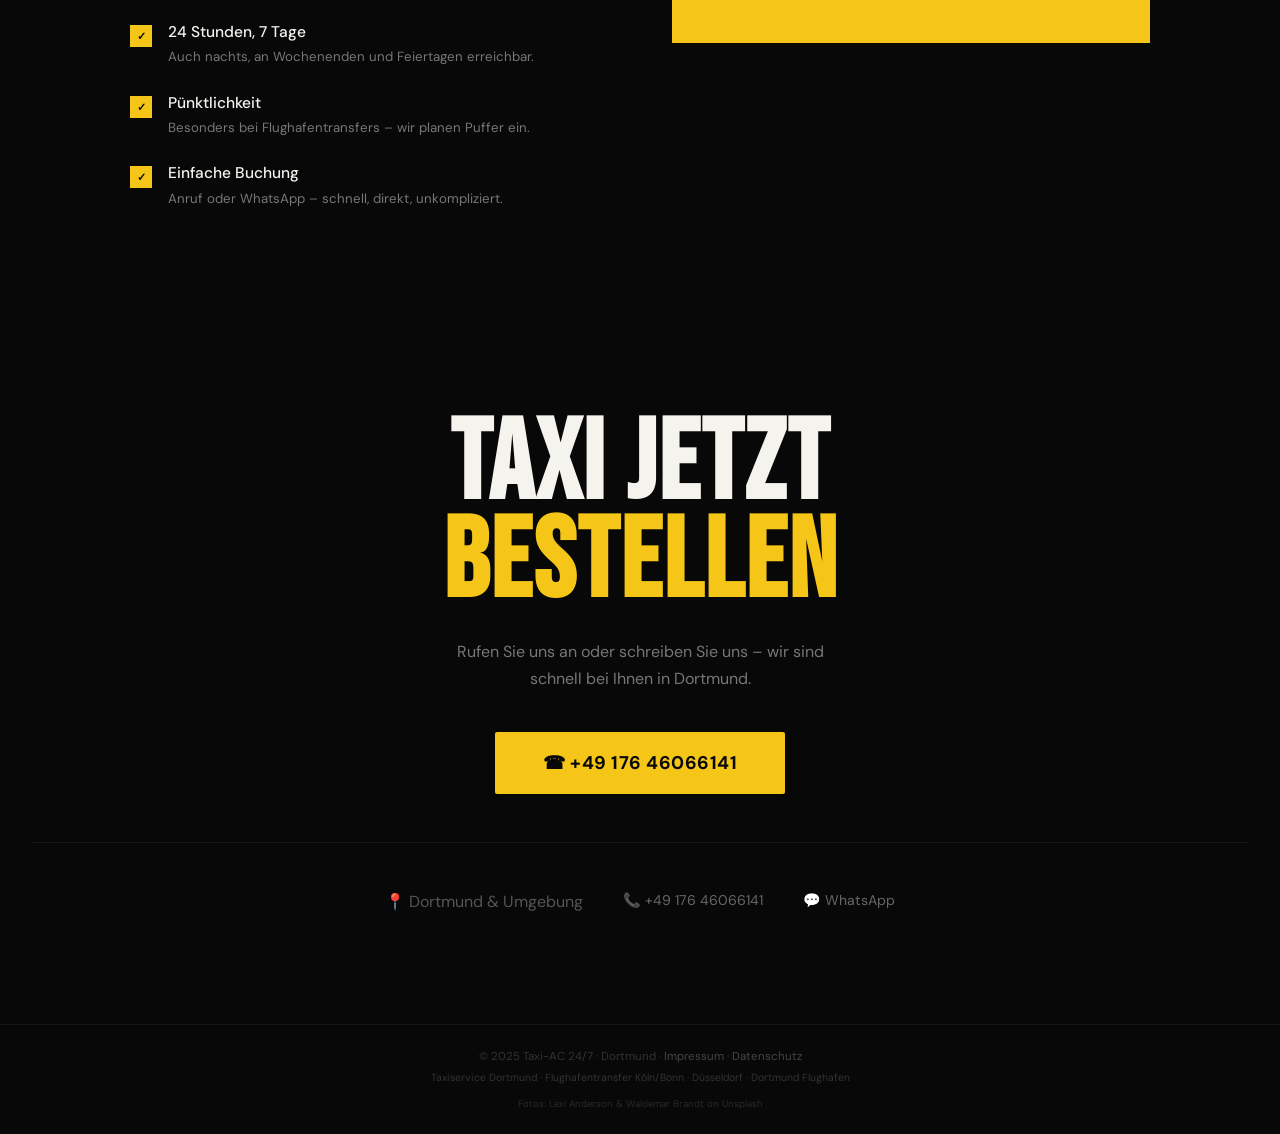
<file: taxi-landingpage.html>
<!DOCTYPE html>
<html lang="de">
<head>
  <meta charset="UTF-8">
  <meta name="viewport" content="width=device-width, initial-scale=1.0">
  <title>Taxi-AC 24/7 Dortmund – Flughafentransfer & Taxiservice | Jetzt anrufen</title>
  <meta name="description" content="Taxi-AC 24/7 Dortmund – Flughafentransfer zu Festpreisen: Köln/Bonn ab 190€, Düsseldorf ab 130€, Dortmund ab 30€. Rund um die Uhr erreichbar. Jetzt anrufen!">
  <meta name="keywords" content="Taxi Dortmund, Flughafentransfer Dortmund, Taxi Köln Bonn Flughafen, Taxi Düsseldorf Flughafen, Taxiservice Dortmund 24h, Taxi bestellen Dortmund">
  <link rel="preconnect" href="https://fonts.googleapis.com">
  <link href="https://fonts.googleapis.com/css2?family=Bebas+Neue&family=DM+Sans:ital,wght@0,300;0,400;0,500;0,700;1,300&display=swap" rel="stylesheet">
  <style>
    *, *::before, *::after { box-sizing: border-box; margin: 0; padding: 0; }

    :root {
      --black: #080808;
      --yellow: #f5c518;
      --yellow-dark: #d4a800;
      --white: #f5f3ee;
      --gray: #777;
      --card-bg: #111;
    }

    html { scroll-behavior: smooth; }
    body {
      font-family: 'DM Sans', sans-serif;
      background: var(--black);
      color: var(--white);
      overflow-x: hidden;
    }

    /* NAV */
    nav {
      position: fixed; top: 0; width: 100%; z-index: 100;
      display: flex; justify-content: space-between; align-items: center;
      padding: 1.1rem 2.5rem;
      background: rgba(8,8,8,0.92);
      backdrop-filter: blur(12px);
      border-bottom: 1px solid rgba(245,197,24,0.12);
    }
    .logo {
      font-family: 'Bebas Neue', sans-serif;
      font-size: 1.7rem; letter-spacing: 3px; color: var(--yellow);
      display: flex; align-items: center; gap: 0.5rem;
    }
    .logo span { color: var(--white); }
    .nav-tel a {
      color: var(--white); text-decoration: none;
      font-weight: 600; font-size: 0.95rem;
      border: 1px solid var(--yellow);
      padding: 0.5rem 1.3rem; border-radius: 2px;
      transition: all 0.2s;
    }
    .nav-tel a:hover { background: var(--yellow); color: var(--black); }

    /* HERO */
    .hero {
      min-height: 100vh;
      display: flex; flex-direction: column; justify-content: center;
      padding: 9rem 2.5rem 4rem;
      position: relative; overflow: hidden;
      background:
        linear-gradient(to right, rgba(8,8,8,0.97) 0%, rgba(8,8,8,0.85) 50%, rgba(8,8,8,0.4) 100%),
        url('hero.jpg') center/cover no-repeat;
    }
    .hero::before {
      content: '';
      position: absolute; inset: 0;
      background: radial-gradient(ellipse at 20% 80%, rgba(245,197,24,0.06) 0%, transparent 50%);
      pointer-events: none;
    }
    .hero-tag {
      display: inline-flex; align-items: center; gap: 0.5rem;
      font-size: 0.7rem; letter-spacing: 4px; text-transform: uppercase;
      color: var(--yellow); margin-bottom: 1.8rem;
      opacity: 0; animation: fadeUp 0.6s 0.2s forwards;
    }
    .hero-tag::before {
      content: ''; display: block;
      width: 28px; height: 1px; background: var(--yellow);
    }
    .hero h1 {
      font-family: 'Bebas Neue', sans-serif;
      font-size: clamp(3.8rem, 11vw, 9.5rem);
      line-height: 0.88; letter-spacing: 2px;
      max-width: 860px;
      opacity: 0; animation: fadeUp 0.6s 0.35s forwards;
    }
    .hero h1 .accent { color: var(--yellow); }
    .hero-sub {
      margin-top: 2rem;
      font-size: 1.1rem; color: #999;
      max-width: 460px; line-height: 1.75; font-weight: 300;
      opacity: 0; animation: fadeUp 0.6s 0.55s forwards;
    }
    .hero-cta {
      margin-top: 3rem;
      display: flex; gap: 1rem; flex-wrap: wrap;
      opacity: 0; animation: fadeUp 0.6s 0.75s forwards;
    }
    .btn-primary {
      background: var(--yellow); color: var(--black);
      font-weight: 700; font-size: 1.05rem;
      padding: 1rem 2.5rem; text-decoration: none; border-radius: 2px;
      transition: transform 0.15s, background 0.15s; letter-spacing: 0.5px;
      display: inline-flex; align-items: center; gap: 0.5rem;
    }
    .btn-primary:hover { background: var(--yellow-dark); transform: translateY(-2px); }
    .btn-secondary {
      color: var(--white); font-size: 1.05rem;
      padding: 1rem 1.8rem; text-decoration: none;
      border: 1px solid rgba(255,255,255,0.18); border-radius: 2px;
      transition: all 0.2s; display: inline-flex; align-items: center; gap: 0.5rem;
    }
    .btn-secondary:hover { border-color: var(--yellow); color: var(--yellow); }
    .hero-stats {
      margin-top: 5rem;
      display: flex; gap: 3.5rem; flex-wrap: wrap;
      border-top: 1px solid rgba(255,255,255,0.06);
      padding-top: 2.5rem;
      opacity: 0; animation: fadeUp 0.6s 0.95s forwards;
    }
    .stat { display: flex; flex-direction: column; }
    .stat-n {
      font-family: 'Bebas Neue', sans-serif;
      font-size: 2.8rem; color: var(--yellow); line-height: 1;
    }
    .stat-l { font-size: 0.72rem; color: var(--gray); text-transform: uppercase; letter-spacing: 2.5px; margin-top: 0.3rem; }

    /* SECTIONS */
    .section { padding: 6rem 2.5rem; max-width: 1100px; margin: 0 auto; }
    .sec-label { font-size: 0.68rem; letter-spacing: 5px; text-transform: uppercase; color: var(--yellow); margin-bottom: 0.8rem; }
    .sec-title {
      font-family: 'Bebas Neue', sans-serif;
      font-size: clamp(2.5rem, 6vw, 4.5rem);
      letter-spacing: 1px; line-height: 1; margin-bottom: 3.5rem;
    }

    /* PRICES */
    .prices-grid {
      display: grid;
      grid-template-columns: repeat(auto-fit, minmax(300px, 1fr));
      gap: 2px;
    }
    .price-card {
      background: var(--card-bg);
      padding: 2.5rem 2rem 2rem;
      position: relative; overflow: hidden;
      border-bottom: 2px solid transparent;
      transition: border-color 0.2s, background 0.2s;
    }
    .price-card:hover { background: #161616; border-bottom-color: var(--yellow); }
    .price-card .route-from {
      font-size: 0.7rem; letter-spacing: 3px; text-transform: uppercase;
      color: var(--gray); margin-bottom: 0.8rem;
      display: flex; align-items: center; gap: 0.5rem;
    }
    .price-card .route-from::after {
      content: ''; flex: 1; height: 1px; background: rgba(255,255,255,0.07);
    }
    .price-card h3 {
      font-family: 'Bebas Neue', sans-serif;
      font-size: 1.9rem; letter-spacing: 1px;
      color: var(--white); margin-bottom: 0.4rem; line-height: 1.1;
    }
    .price-card .dest { font-size: 0.82rem; color: var(--gray); margin-bottom: 1.8rem; }
    .price-row { display: flex; align-items: baseline; gap: 1rem; }
    .price-new { font-family: 'Bebas Neue', sans-serif; font-size: 3.2rem; color: var(--yellow); line-height: 1; }
    .price-old { font-size: 1.1rem; color: #555; text-decoration: line-through; }
    .price-label { font-size: 0.7rem; color: var(--gray); margin-top: 0.5rem; letter-spacing: 1px; text-transform: uppercase; }
    .badge-save {
      position: absolute; top: 1.5rem; right: 1.5rem;
      background: var(--yellow); color: var(--black);
      font-size: 0.65rem; font-weight: 700;
      padding: 0.25rem 0.6rem; letter-spacing: 1px; text-transform: uppercase;
    }

    /* SERVICES */
    .services-stripe { background: #0d0d0d; border-top: 1px solid rgba(245,197,24,0.08); border-bottom: 1px solid rgba(245,197,24,0.08); }
    .services-grid {
      display: grid;
      grid-template-columns: repeat(auto-fit, minmax(220px, 1fr));
    }
    .service-card {
      padding: 2.5rem 2rem;
      border-right: 1px solid rgba(255,255,255,0.05);
      transition: background 0.2s;
    }
    .service-card:last-child { border-right: none; }
    .service-card:hover { background: #111; }
    .service-icon { font-size: 1.8rem; margin-bottom: 1.2rem; }
    .service-card h3 {
      font-family: 'Bebas Neue', sans-serif;
      font-size: 1.4rem; letter-spacing: 1px;
      color: var(--yellow); margin-bottom: 0.5rem;
    }
    .service-card p { color: #888; font-size: 0.85rem; line-height: 1.65; }

    /* WHY */
    .why-wrap { display: grid; grid-template-columns: 1fr 1fr; gap: 4rem; align-items: start; }
    @media (max-width: 720px) { .why-wrap { grid-template-columns: 1fr; gap: 2.5rem; } }
    .why-list { list-style: none; display: flex; flex-direction: column; gap: 1.6rem; }
    .why-list li { display: flex; gap: 1rem; align-items: flex-start; }
    .check-box {
      min-width: 22px; height: 22px;
      background: var(--yellow); color: var(--black);
      display: flex; align-items: center; justify-content: center;
      font-size: 0.7rem; font-weight: 800; margin-top: 3px;
    }
    .why-text strong { display: block; margin-bottom: 0.2rem; font-weight: 500; font-size: 0.97rem; }
    .why-text span { font-size: 0.83rem; color: var(--gray); line-height: 1.5; }

    .cta-box {
      background: var(--yellow); color: var(--black);
      padding: 3rem 2.5rem;
      display: flex; flex-direction: column; gap: 1.2rem;
    }
    .cta-box .cta-label { font-size: 0.72rem; font-weight: 700; text-transform: uppercase; letter-spacing: 3px; opacity: 0.55; }
    .cta-box .cta-tel {
      font-family: 'Bebas Neue', sans-serif;
      font-size: clamp(2rem, 5vw, 2.8rem);
      letter-spacing: 3px; line-height: 1;
      text-decoration: none; color: var(--black); word-break: break-all;
    }
    .cta-box .cta-tel:hover { opacity: 0.75; }
    .cta-box .cta-sub { font-size: 0.82rem; opacity: 0.55; }
    .wa-btn {
      display: inline-flex; align-items: center; gap: 0.5rem;
      background: #000; color: #fff;
      padding: 0.8rem 1.5rem; text-decoration: none;
      font-size: 0.9rem; font-weight: 600; border-radius: 2px;
      transition: opacity 0.2s; width: fit-content;
    }
    .wa-btn:hover { opacity: 0.8; }

    /* BOTTOM CTA */
    .bottom-cta { text-align: center; padding: 7rem 2rem; }
    .bottom-cta h2 {
      font-family: 'Bebas Neue', sans-serif;
      font-size: clamp(3rem, 9vw, 7rem);
      letter-spacing: 2px; line-height: 0.88; margin-bottom: 1.5rem;
    }
    .bottom-cta h2 span { color: var(--yellow); }
    .bottom-cta p { color: var(--gray); max-width: 400px; margin: 0 auto 2.5rem; line-height: 1.7; }
    .contact-row {
      display: flex; justify-content: center; gap: 2.5rem; flex-wrap: wrap;
      margin-top: 3rem; padding-top: 3rem;
      border-top: 1px solid rgba(255,255,255,0.06);
    }
    .contact-row a { color: #666; text-decoration: none; font-size: 0.88rem; }
    .contact-row a:hover { color: var(--yellow); }

    footer {
      border-top: 1px solid rgba(255,255,255,0.05);
      padding: 1.5rem 2rem; text-align: center;
      font-size: 0.72rem; color: #333;
    }
    footer a { color: #444; text-decoration: none; }
    footer a:hover { color: var(--gray); }

    @keyframes fadeUp {
      from { opacity: 0; transform: translateY(22px); }
      to   { opacity: 1; transform: translateY(0); }
    }

    @media (max-width: 540px) {
      nav { padding: 1rem 1.2rem; }
      .hero { padding: 7.5rem 1.3rem 3rem; }
      .section { padding: 4rem 1.3rem; }
      .hero-stats { gap: 2rem; }
      .cta-box { padding: 2rem 1.5rem; }
      .service-card { border-right: none; border-bottom: 1px solid rgba(255,255,255,0.05); }
    }
  </style>
</head>
<body>

  <nav>
    <div class="logo">🚕 Taxi-AC <span>24/7</span></div>
    <div class="nav-tel"><a href="tel:+4917646066141">☎ Jetzt anrufen</a></div>
  </nav>

  <section class="hero">
    <p class="hero-tag">Taxiservice Dortmund &amp; Region</p>
    <h1>Ihr Taxi.<br><span class="accent">Festpreis.</span><br>Jederzeit.</h1>
    <p class="hero-sub">Zuverlässiger Taxiservice und Flughafentransfer in Dortmund – rund um die Uhr, zu garantierten Festpreisen.</p>
    <div class="hero-cta">
      <a href="tel:+4917646066141" class="btn-primary">☎ +49 176 46066141</a>
      <a href="#festpreise" class="btn-secondary">Unsere Preise →</a>
    </div>
    <div class="hero-stats">
      <div class="stat"><span class="stat-n">24/7</span><span class="stat-l">Erreichbar</span></div>
      <div class="stat"><span class="stat-n">3</span><span class="stat-l">Flughäfen</span></div>
      <div class="stat"><span class="stat-n">5★</span><span class="stat-l">Bewertungen</span></div>
      <div class="stat"><span class="stat-n">0€</span><span class="stat-l">Überraschungen</span></div>
    </div>
  </section>

  <div id="festpreise">
    <div class="section">
      <p class="sec-label">Garantierte Festpreise</p>
      <h2 class="sec-title">Flughafentransfer<br>ab Dortmund</h2>
      <div class="prices-grid">

        <div class="price-card">
          <span class="badge-save">Sie sparen 20€</span>
          <p class="route-from">ab DO Hauptbahnhof</p>
          <h3>Köln/Bonn<br>Flughafen</h3>
          <p class="dest">DO → Köln/Bonn Flughafen · ca. 65 Min.</p>
          <div class="price-row">
            <span class="price-new">190€</span>
            <span class="price-old">210€</span>
          </div>
          <p class="price-label">Festpreis · inkl. aller Kosten</p>
        </div>

        <div class="price-card">
          <span class="badge-save">Sie sparen 5€</span>
          <p class="route-from">ab DO Hauptbahnhof</p>
          <h3>Düsseldorf<br>Flughafen</h3>
          <p class="dest">DO → DUS Flughafen · ca. 45 Min.</p>
          <div class="price-row">
            <span class="price-new">130€</span>
            <span class="price-old">135€</span>
          </div>
          <p class="price-label">Festpreis · inkl. aller Kosten</p>
        </div>

        <div class="price-card">
          <span class="badge-save">Sie sparen 5€</span>
          <p class="route-from">ab DO Hauptbahnhof</p>
          <h3>Dortmund<br>Flughafen</h3>
          <p class="dest">HBF → Flughafen DO · ca. 20 Min.</p>
          <div class="price-row">
            <span class="price-new">30€</span>
            <span class="price-old">35€</span>
          </div>
          <p class="price-label">Festpreis · inkl. aller Kosten</p>
        </div>

      </div>
    </div>
  </div>

  <!-- PHOTO SECTION -->
  <div style="position:relative; height: 420px; overflow:hidden;">
    <img src="taxi2.jpg" alt="Taxi Dortmund Nacht – Taxi-AC 24/7"
      style="width:100%; height:100%; object-fit:cover; object-position:center 40%; display:block; filter: brightness(0.75);">
    <div style="position:absolute; inset:0; background: linear-gradient(to right, rgba(8,8,8,0.7) 0%, transparent 60%); display:flex; align-items:center; padding: 0 2.5rem;">
      <div>
        <p style="font-size:0.7rem; letter-spacing:4px; text-transform:uppercase; color:#f5c518; margin-bottom:0.8rem;">Taxi-AC 24/7 Dortmund</p>
        <p style="font-family:'Bebas Neue',sans-serif; font-size:clamp(2.5rem,6vw,4.5rem); line-height:1; letter-spacing:1px;">Immer für Sie<br>unterwegs.</p>
      </div>
    </div>
    <p style="position:absolute; bottom:0.8rem; right:1rem; font-size:0.65rem; color:rgba(255,255,255,0.35);">
      Foto: <a href="https://unsplash.com/@waldemarbrandt67w" target="_blank" rel="noopener" style="color:rgba(255,255,255,0.35); text-decoration:none;">Waldemar Brandt</a> on <a href="https://unsplash.com" target="_blank" rel="noopener" style="color:rgba(255,255,255,0.35); text-decoration:none;">Unsplash</a>
    </p>
  </div>

  <div class="services-stripe">
    <div class="section">
      <p class="sec-label">Weitere Leistungen</p>
      <h2 class="sec-title">Alles aus<br>einer Hand</h2>
      <div class="services-grid">
        <div class="service-card">
          <div class="service-icon">🌙</div>
          <h3>Nachtfahrten</h3>
          <p>Sicher nach Hause – nach der Party, Spätschicht oder dem Konzert.</p>
        </div>
        <div class="service-card">
          <div class="service-icon">🏥</div>
          <h3>Krankenfahrten</h3>
          <p>Zuverlässige Fahrten zu Arzt, Klinik oder Reha – auch auf Rezept.</p>
        </div>
        <div class="service-card">
          <div class="service-icon">🎉</div>
          <h3>Events & Feiern</h3>
          <p>Hochzeiten, Firmenfeiern, Konzerte – hin und sicher zurück.</p>
        </div>
        <div class="service-card">
          <div class="service-icon">📍</div>
          <h3>Stadtfahrten</h3>
          <p>Schnelle Fahrten innerhalb Dortmunds – flexibel und pünktlich.</p>
        </div>
      </div>
    </div>
  </div>

  <div>
    <div class="section">
      <div class="why-wrap">
        <div>
          <p class="sec-label">Warum Taxi-AC 24/7?</p>
          <h2 class="sec-title">Ihr verlässlicher<br>Partner in DO</h2>
          <ul class="why-list">
            <li>
              <div class="check-box">✓</div>
              <div class="why-text"><strong>Garantierte Festpreise</strong><span>Kein Taxameter-Stress – Sie wissen vorher genau, was Sie zahlen.</span></div>
            </li>
            <li>
              <div class="check-box">✓</div>
              <div class="why-text"><strong>24 Stunden, 7 Tage</strong><span>Auch nachts, an Wochenenden und Feiertagen erreichbar.</span></div>
            </li>
            <li>
              <div class="check-box">✓</div>
              <div class="why-text"><strong>Pünktlichkeit</strong><span>Besonders bei Flughafentransfers – wir planen Puffer ein.</span></div>
            </li>
            <li>
              <div class="check-box">✓</div>
              <div class="why-text"><strong>Einfache Buchung</strong><span>Anruf oder WhatsApp – schnell, direkt, unkompliziert.</span></div>
            </li>
          </ul>
        </div>
        <div class="cta-box">
          <p class="cta-label">Direkt anrufen</p>
          <a class="cta-tel" href="tel:+4917646066141">+49 176<br>46066141</a>
          <p class="cta-sub">Oder schreiben Sie uns auf WhatsApp</p>
          <a href="https://wa.me/4917646066141" class="wa-btn">💬 WhatsApp schreiben</a>
        </div>
      </div>
    </div>
  </div>

  <section class="bottom-cta">
    <h2>Taxi jetzt<br><span>bestellen</span></h2>
    <p>Rufen Sie uns an oder schreiben Sie uns – wir sind schnell bei Ihnen in Dortmund.</p>
    <a href="tel:+4917646066141" class="btn-primary" style="font-size:1.15rem; padding:1.2rem 3rem; margin: 0 auto;">☎ +49 176 46066141</a>
    <div class="contact-row">
      <span style="color:#555;">📍 Dortmund &amp; Umgebung</span>
      <a href="tel:+4917646066141">📞 +49 176 46066141</a>
      <a href="https://wa.me/4917646066141">💬 WhatsApp</a>
    </div>
  </section>

  <footer>
    <p>© 2025 Taxi-AC 24/7 · Dortmund · <a href="#">Impressum</a> · <a href="#">Datenschutz</a></p>
    <p style="margin-top:0.4rem; font-size:0.65rem;">Taxiservice Dortmund · Flughafentransfer Köln/Bonn · Düsseldorf · Dortmund Flughafen</p>
    <p style="margin-top:0.8rem; font-size:0.6rem; color:#2a2a2a;">
      Fotos: <a href="https://unsplash.com/@lexianderson" target="_blank" rel="noopener" style="color:#2a2a2a; text-decoration:none;">Lexi Anderson</a> &amp; <a href="https://unsplash.com/@waldemarbrandt67w" target="_blank" rel="noopener" style="color:#2a2a2a; text-decoration:none;">Waldemar Brandt</a> on <a href="https://unsplash.com" target="_blank" rel="noopener" style="color:#2a2a2a; text-decoration:none;">Unsplash</a>
    </p>
  </footer>

</body>
</html>
</file>
<file: style.css>
@font-face {
  font-family: 'Bebas Neue';
  src: url('/fonts/bebas-neue-regular.woff2') format('woff2');
  font-weight: 400;
  font-style: normal;
  font-display: swap;
}

@font-face {
  font-family: 'DM Sans';
  src: url('/fonts/dm-sans-300.woff2') format('woff2');
  font-weight: 300;
  font-style: normal;
  font-display: swap;
}

@font-face {
  font-family: 'DM Sans';
  src: url('/fonts/dm-sans-400.woff2') format('woff2');
  font-weight: 400;
  font-style: normal;
  font-display: swap;
}

@font-face {
  font-family: 'DM Sans';
  src: url('/fonts/dm-sans-500.woff2') format('woff2');
  font-weight: 500;
  font-style: normal;
  font-display: swap;
}

@font-face {
  font-family: 'DM Sans';
  src: url('/fonts/dm-sans-700.woff2') format('woff2');
  font-weight: 700;
  font-style: normal;
  font-display: swap;
}

@font-face {
  font-family: 'DM Sans';
  src: url('/fonts/dm-sans-300-italic.woff2') format('woff2');
  font-weight: 300;
  font-style: italic;
  font-display: swap;
}

*, *::before, *::after { box-sizing: border-box; margin: 0; padding: 0; }

:root {
  --black: #080808;
  --yellow: #f5c518;
  --yellow-dark: #d4a800;
  --white: #f5f3ee;
  --gray: #777;
  --card-bg: #111;
}

html { scroll-behavior: smooth; }
body {
  font-family: 'DM Sans', sans-serif;
  background: var(--black);
  color: var(--white);
  overflow-x: hidden;
}

/* NAV */
nav {
  position: fixed; top: 0; width: 100%; z-index: 100;
  display: flex; justify-content: space-between; align-items: center;
  padding: 1.1rem 2.5rem;
  background: rgba(8,8,8,0.92);
  backdrop-filter: blur(12px);
  border-bottom: 1px solid rgba(245,197,24,0.12);
  flex-wrap: wrap; gap: 1rem;
}
.logo {
  font-family: 'Bebas Neue', sans-serif;
  font-size: 1.7rem; letter-spacing: 3px; color: var(--yellow);
  display: flex; align-items: center; gap: 0.5rem;
  text-decoration: none;
}
.logo span { color: var(--white); }
.nav-links {
  display: flex; gap: 1.5rem; align-items: center; flex-wrap: wrap;
}
.nav-links a {
  color: #aaa; text-decoration: none; font-size: 0.85rem;
  transition: color 0.2s;
}
.nav-links a:hover { color: var(--yellow); }
.nav-tel a {
  color: var(--white); text-decoration: none;
  font-weight: 600; font-size: 0.95rem;
  border: 1px solid var(--yellow);
  padding: 0.5rem 1.3rem; border-radius: 2px;
  transition: all 0.2s;
}
.nav-tel a:hover { background: var(--yellow); color: var(--black); }

/* HERO */
.hero {
  min-height: 100vh;
  display: flex; flex-direction: column; justify-content: center;
  padding: 11rem 2.5rem 4rem;
  position: relative; overflow: hidden;
  background:
    linear-gradient(to right, rgba(8,8,8,0.97) 0%, rgba(8,8,8,0.85) 50%, rgba(8,8,8,0.4) 100%),
    url('hero.jpg') center/cover no-repeat;
}
.hero::before {
  content: '';
  position: absolute; inset: 0;
  background: radial-gradient(ellipse at 20% 80%, rgba(245,197,24,0.06) 0%, transparent 50%);
  pointer-events: none;
}
.hero.subpage { min-height: 70vh; padding-top: 7rem; }
@media (max-width: 540px) { .hero.subpage { padding-top: 6rem; } }
.hero-tag {
  display: inline-flex; align-items: center; gap: 0.5rem;
  font-size: 0.7rem; letter-spacing: 4px; text-transform: uppercase;
  color: var(--yellow); margin-bottom: 1.8rem;
  opacity: 0; animation: fadeUp 0.6s 0.2s forwards;
}
.hero-tag::before {
  content: ''; display: block;
  width: 28px; height: 1px; background: var(--yellow);
}
.hero h1 {
  font-family: 'Bebas Neue', sans-serif;
  font-size: clamp(3.8rem, 11vw, 9.5rem);
  line-height: 0.88; letter-spacing: 2px;
  max-width: 860px;
  opacity: 0; animation: fadeUp 0.6s 0.35s forwards;
}
.hero h1 .accent { color: var(--yellow); }
.hero-sub {
  margin-top: 2rem;
  font-size: 1.1rem; color: #999;
  max-width: 460px; line-height: 1.75; font-weight: 300;
  opacity: 0; animation: fadeUp 0.6s 0.55s forwards;
}
.hero-cta {
  margin-top: 3rem;
  display: flex; gap: 1rem; flex-wrap: wrap;
  opacity: 0; animation: fadeUp 0.6s 0.75s forwards;
}
.btn-primary {
  background: var(--yellow); color: var(--black);
  font-weight: 700; font-size: 1.05rem;
  padding: 1rem 2.5rem; text-decoration: none; border-radius: 2px;
  transition: transform 0.15s, background 0.15s; letter-spacing: 0.5px;
  display: inline-flex; align-items: center; gap: 0.5rem;
}
.btn-primary:hover { background: var(--yellow-dark); transform: translateY(-2px); }
.btn-secondary {
  color: var(--white); font-size: 1.05rem;
  padding: 1rem 1.8rem; text-decoration: none;
  border: 1px solid rgba(255,255,255,0.18); border-radius: 2px;
  transition: all 0.2s; display: inline-flex; align-items: center; gap: 0.5rem;
}
.btn-secondary:hover { border-color: var(--yellow); color: var(--yellow); }
.hero-stats {
  margin-top: 5rem;
  display: flex; gap: 3.5rem; flex-wrap: wrap;
  border-top: 1px solid rgba(255,255,255,0.06);
  padding-top: 2.5rem;
  opacity: 0; animation: fadeUp 0.6s 0.95s forwards;
}
.stat { display: flex; flex-direction: column; }
.stat-n {
  font-family: 'Bebas Neue', sans-serif;
  font-size: 2.8rem; color: var(--yellow); line-height: 1;
}
.stat-l { font-size: 0.72rem; color: var(--gray); text-transform: uppercase; letter-spacing: 2.5px; margin-top: 0.3rem; }

/* SECTIONS */
.section { padding: 6rem 2.5rem; max-width: 1100px; margin: 0 auto; }
.sec-label { font-size: 0.68rem; letter-spacing: 5px; text-transform: uppercase; color: var(--yellow); margin-bottom: 0.8rem; }
.sec-title {
  font-family: 'Bebas Neue', sans-serif;
  font-size: clamp(2.5rem, 6vw, 4.5rem);
  letter-spacing: 1px; line-height: 1; margin-bottom: 3.5rem;
}
.sec-title.small { font-size: clamp(2rem, 4.5vw, 3rem); margin-bottom: 1.5rem; }
.body-text { color:#999; line-height:1.9; max-width:900px; font-size: 0.98rem; }
.body-text + .body-text { margin-top: 1.2rem; }

/* PRICES */
.prices-grid {
  display: grid;
  grid-template-columns: repeat(auto-fit, minmax(300px, 1fr));
  gap: 2px;
}
.price-card {
  background: var(--card-bg);
  padding: 2.5rem 2rem 2rem;
  position: relative; overflow: hidden;
  border-bottom: 2px solid transparent;
  transition: border-color 0.2s, background 0.2s;
}
.price-card:hover { background: #161616; border-bottom-color: var(--yellow); }
.price-card .route-from {
  font-size: 0.7rem; letter-spacing: 3px; text-transform: uppercase;
  color: var(--gray); margin-bottom: 0.8rem;
  display: flex; align-items: center; gap: 0.5rem;
}
.price-card .route-from::after {
  content: ''; flex: 1; height: 1px; background: rgba(255,255,255,0.07);
}
.price-card h3 {
  font-family: 'Bebas Neue', sans-serif;
  font-size: 1.9rem; letter-spacing: 1px;
  color: var(--white); margin-bottom: 0.4rem; line-height: 1.1;
}
.price-card .dest { font-size: 0.82rem; color: var(--gray); margin-bottom: 1.8rem; }
.price-row { display: flex; align-items: baseline; gap: 1rem; }
.price-new { font-family: 'Bebas Neue', sans-serif; font-size: 3.2rem; color: var(--yellow); line-height: 1; }
.price-old { font-size: 1.1rem; color: #555; text-decoration: line-through; }
.price-label { font-size: 0.7rem; color: var(--gray); margin-top: 0.5rem; letter-spacing: 1px; text-transform: uppercase; }
.badge-save {
  position: absolute; top: 1.5rem; right: 1.5rem;
  background: var(--yellow); color: var(--black);
  font-size: 0.65rem; font-weight: 700;
  padding: 0.25rem 0.6rem; letter-spacing: 1px; text-transform: uppercase;
}

/* SERVICES */
.services-stripe { background: #0d0d0d; border-top: 1px solid rgba(245,197,24,0.08); border-bottom: 1px solid rgba(245,197,24,0.08); }
.services-grid {
  display: grid;
  grid-template-columns: repeat(auto-fit, minmax(220px, 1fr));
}
.service-card {
  padding: 2.5rem 2rem;
  border-right: 1px solid rgba(255,255,255,0.05);
  transition: background 0.2s;
}
.service-card:last-child { border-right: none; }
.service-card:hover { background: #111; }
.service-icon { font-size: 1.8rem; margin-bottom: 1.2rem; }
.service-card h3 {
  font-family: 'Bebas Neue', sans-serif;
  font-size: 1.4rem; letter-spacing: 1px;
  color: var(--yellow); margin-bottom: 0.5rem;
}
.service-card p { color: #888; font-size: 0.85rem; line-height: 1.65; }
.service-card a.card-link { color: var(--yellow); font-size: 0.8rem; text-decoration: none; display: inline-block; margin-top: 0.8rem; }
.service-card a.card-link:hover { text-decoration: underline; }

/* WHY */
.why-wrap { display: grid; grid-template-columns: 1fr 1fr; gap: 4rem; align-items: start; }
@media (max-width: 720px) { .why-wrap { grid-template-columns: 1fr; gap: 2.5rem; } }
.why-list { list-style: none; display: flex; flex-direction: column; gap: 1.6rem; }
.why-list li { display: flex; gap: 1rem; align-items: flex-start; }
.check-box {
  min-width: 22px; height: 22px;
  background: var(--yellow); color: var(--black);
  display: flex; align-items: center; justify-content: center;
  font-size: 0.7rem; font-weight: 800; margin-top: 3px;
}
.why-text strong { display: block; margin-bottom: 0.2rem; font-weight: 500; font-size: 0.97rem; }
.why-text span { font-size: 0.83rem; color: var(--gray); line-height: 1.5; }

.cta-box {
  background: var(--yellow); color: var(--black);
  padding: 3rem 2.5rem;
  display: flex; flex-direction: column; gap: 1.2rem;
}
.cta-box .cta-label { font-size: 0.72rem; font-weight: 700; text-transform: uppercase; letter-spacing: 3px; opacity: 0.55; }
.cta-box .cta-tel {
  font-family: 'Bebas Neue', sans-serif;
  font-size: clamp(2rem, 5vw, 2.8rem);
  letter-spacing: 3px; line-height: 1;
  text-decoration: none; color: var(--black); word-break: break-all;
}
.cta-box .cta-tel:hover { opacity: 0.75; }
.cta-box .cta-sub { font-size: 0.82rem; opacity: 0.55; }
.wa-btn {
  display: inline-flex; align-items: center; gap: 0.5rem;
  background: #000; color: #fff;
  padding: 0.8rem 1.5rem; text-decoration: none;
  font-size: 0.9rem; font-weight: 600; border-radius: 2px;
  transition: opacity 0.2s; width: fit-content;
}
.wa-btn:hover { opacity: 0.8; }

/* FAQ */
.faq-item { border-bottom: 1px solid rgba(255,255,255,0.06); padding: 1.5rem 0; }
.faq-item h3 {
  font-family: 'Bebas Neue', sans-serif;
  font-size: 1.3rem; letter-spacing: 0.5px; color: var(--white);
  margin-bottom: 0.6rem; font-weight: normal;
}
.faq-item p { color: #999; font-size: 0.92rem; line-height: 1.7; }

/* BREADCRUMB / BACK LINK */
.back-link-wrap { padding: 2rem 2.5rem 0; max-width: 1100px; margin: 0 auto; }
.back-link-wrap a {
  color: var(--gray); text-decoration: none; font-size: 0.85rem;
  display: inline-flex; align-items: center; gap: 0.4rem;
  transition: color 0.2s;
}
.back-link-wrap a:hover { color: var(--yellow); }

/* BOTTOM CTA */
.bottom-cta { text-align: center; padding: 7rem 2rem; }
.bottom-cta h2 {
  font-family: 'Bebas Neue', sans-serif;
  font-size: clamp(3rem, 9vw, 7rem);
  letter-spacing: 2px; line-height: 0.88; margin-bottom: 1.5rem;
}
.bottom-cta h2 span { color: var(--yellow); }
.bottom-cta p { color: var(--gray); max-width: 400px; margin: 0 auto 2.5rem; line-height: 1.7; }
.contact-row {
  display: flex; justify-content: center; gap: 2.5rem; flex-wrap: wrap;
  margin-top: 3rem; padding-top: 3rem;
  border-top: 1px solid rgba(255,255,255,0.06);
}
.contact-row a { color: #666; text-decoration: none; font-size: 0.88rem; }
.contact-row a:hover { color: var(--yellow); }

footer {
  border-top: 1px solid rgba(255,255,255,0.05);
  padding: 1.5rem 2rem; text-align: center;
  font-size: 0.72rem; color: #333;
}
footer a { color: #444; text-decoration: none; }
footer a:hover { color: var(--gray); }
.footer-nav { margin-top: 0.6rem; font-size: 0.7rem; }
.footer-nav a { color: #555; margin: 0 0.5rem; }
.footer-nav a:hover { color: var(--yellow); }

@keyframes fadeUp {
  from { opacity: 0; transform: translateY(22px); }
  to   { opacity: 1; transform: translateY(0); }
}

@media (max-width: 720px) {
  .nav-links { display: none; }
}

@media (max-width: 540px) {
  nav { padding: 1rem 1.2rem; }
  .hero { padding: 9rem 1.3rem 3rem; }
  .section { padding: 4rem 1.3rem; }
  .hero-stats { gap: 2rem; }
  .cta-box { padding: 2rem 1.5rem; }
  .service-card { border-right: none; border-bottom: 1px solid rgba(255,255,255,0.05); }
  .fahrer-grid { grid-template-columns: 1fr !important; gap: 2rem !important; }
  .back-link-wrap { padding: 6.5rem 1.3rem 0; }
}
</file>
